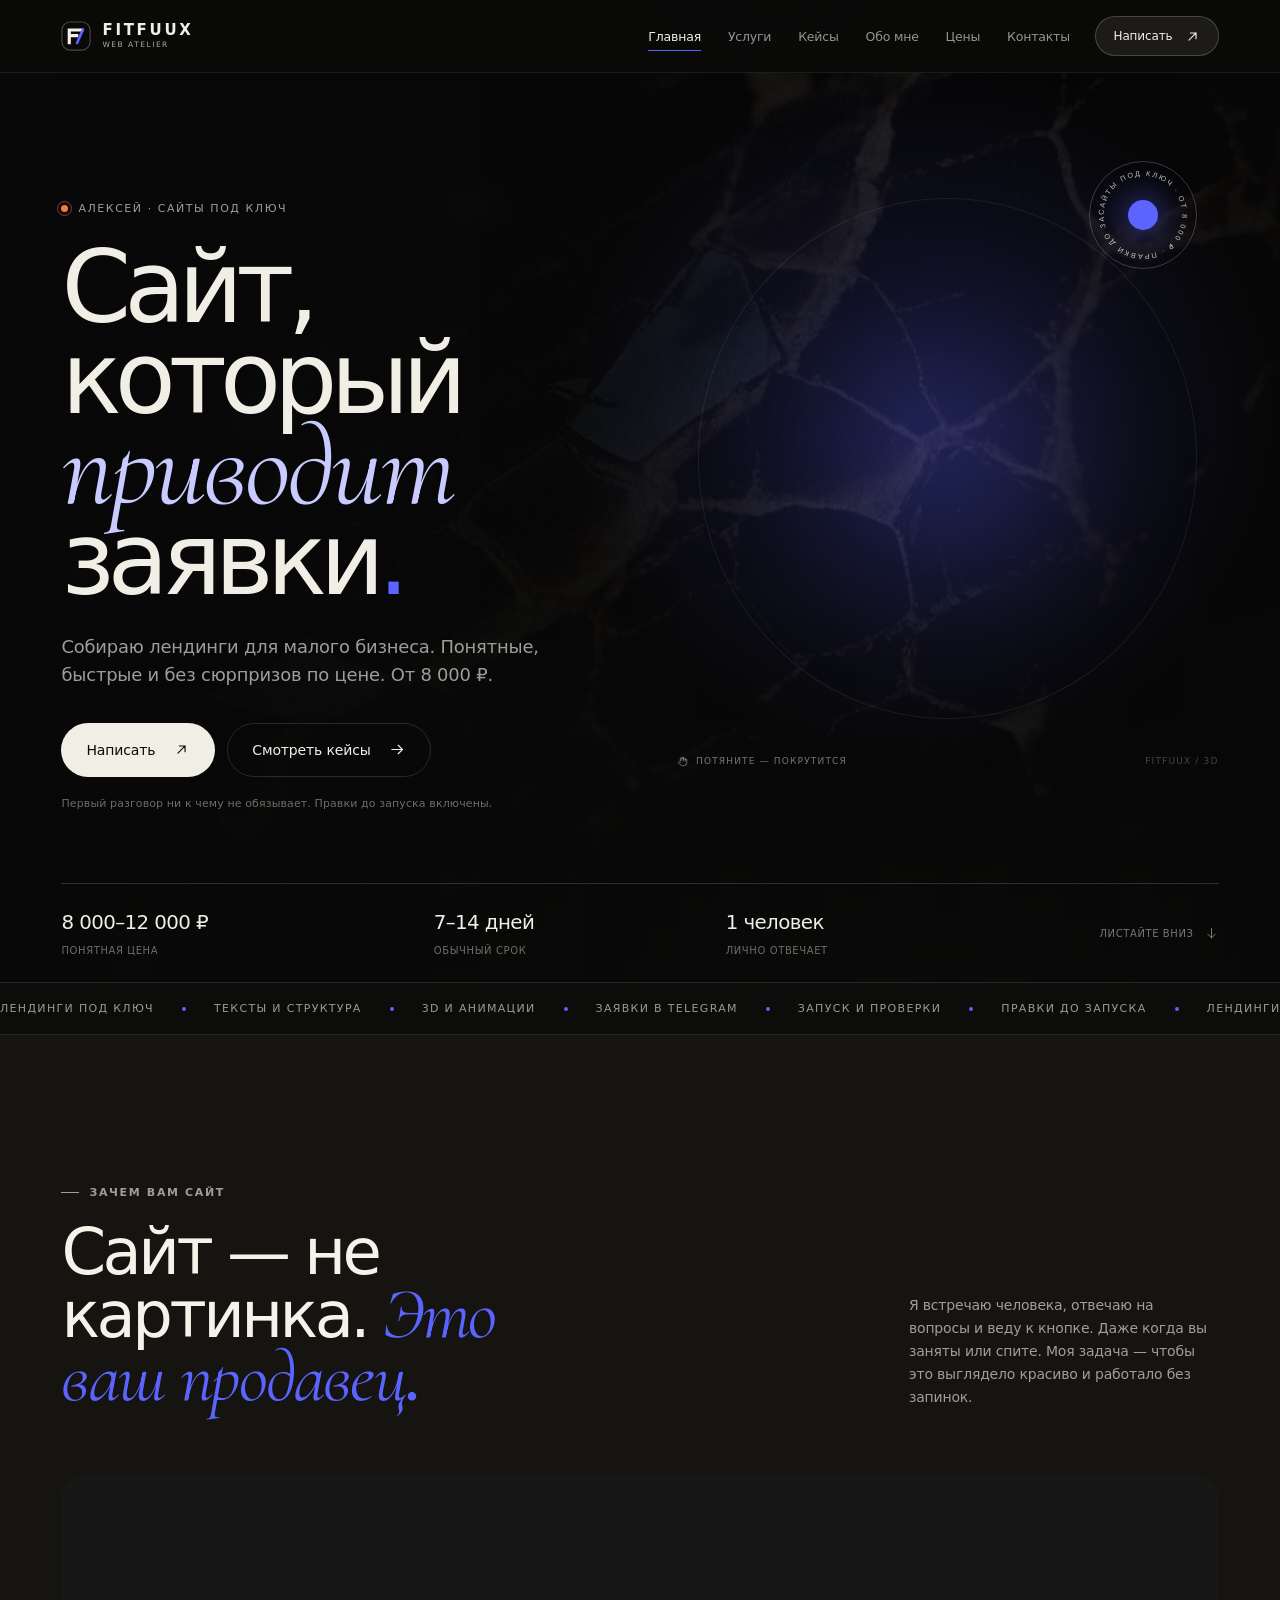
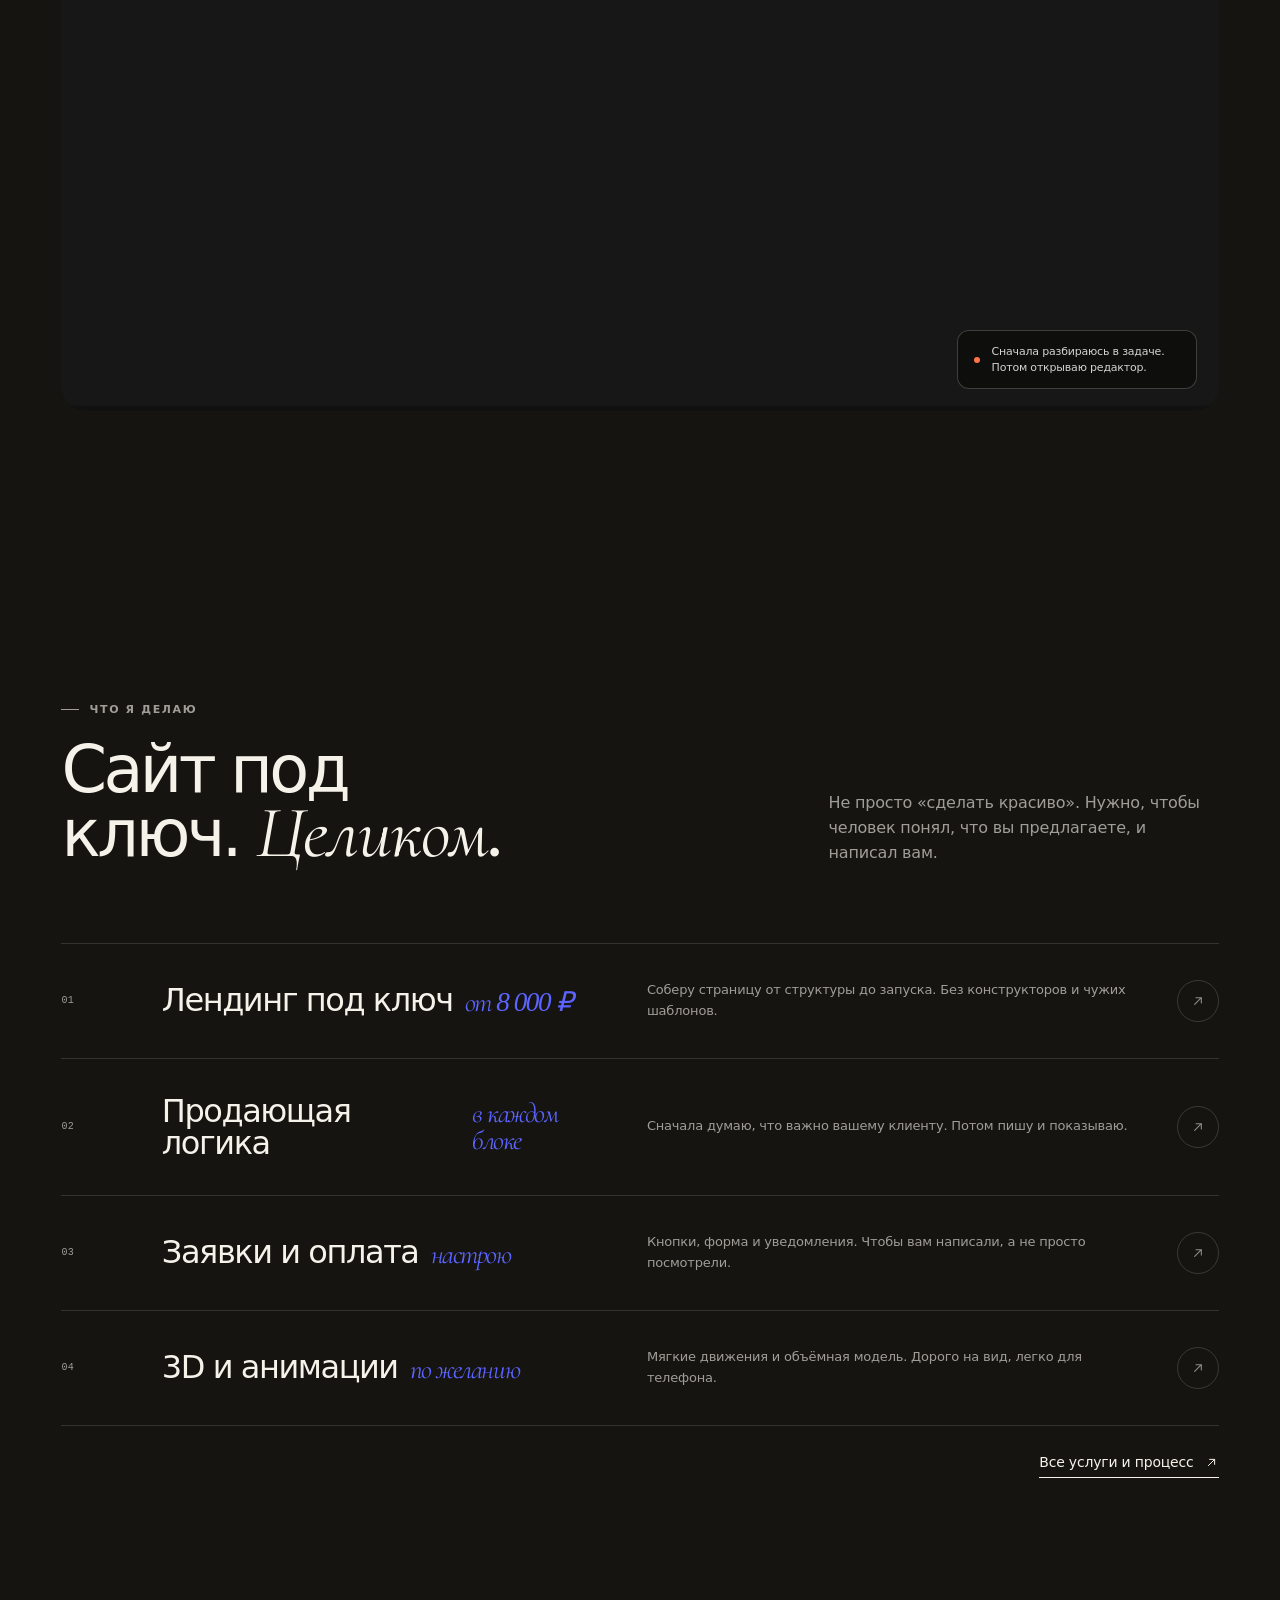
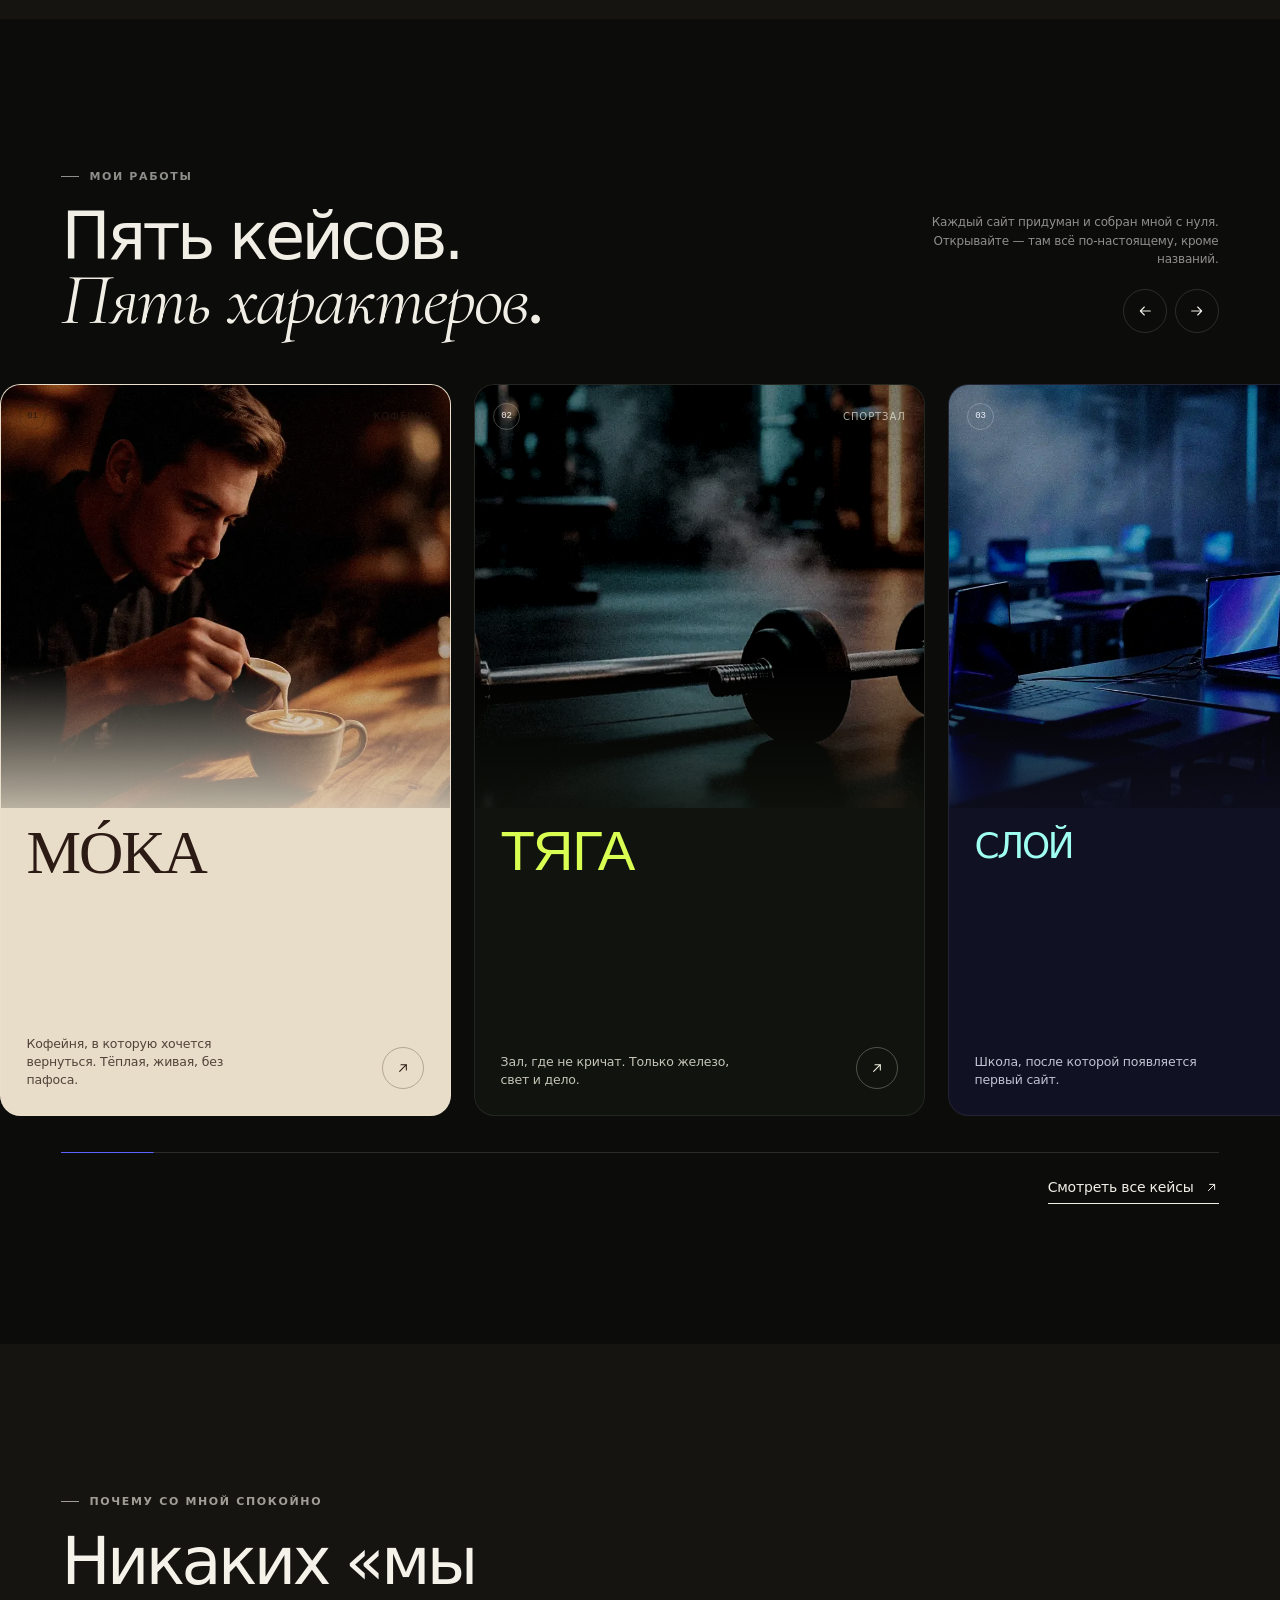
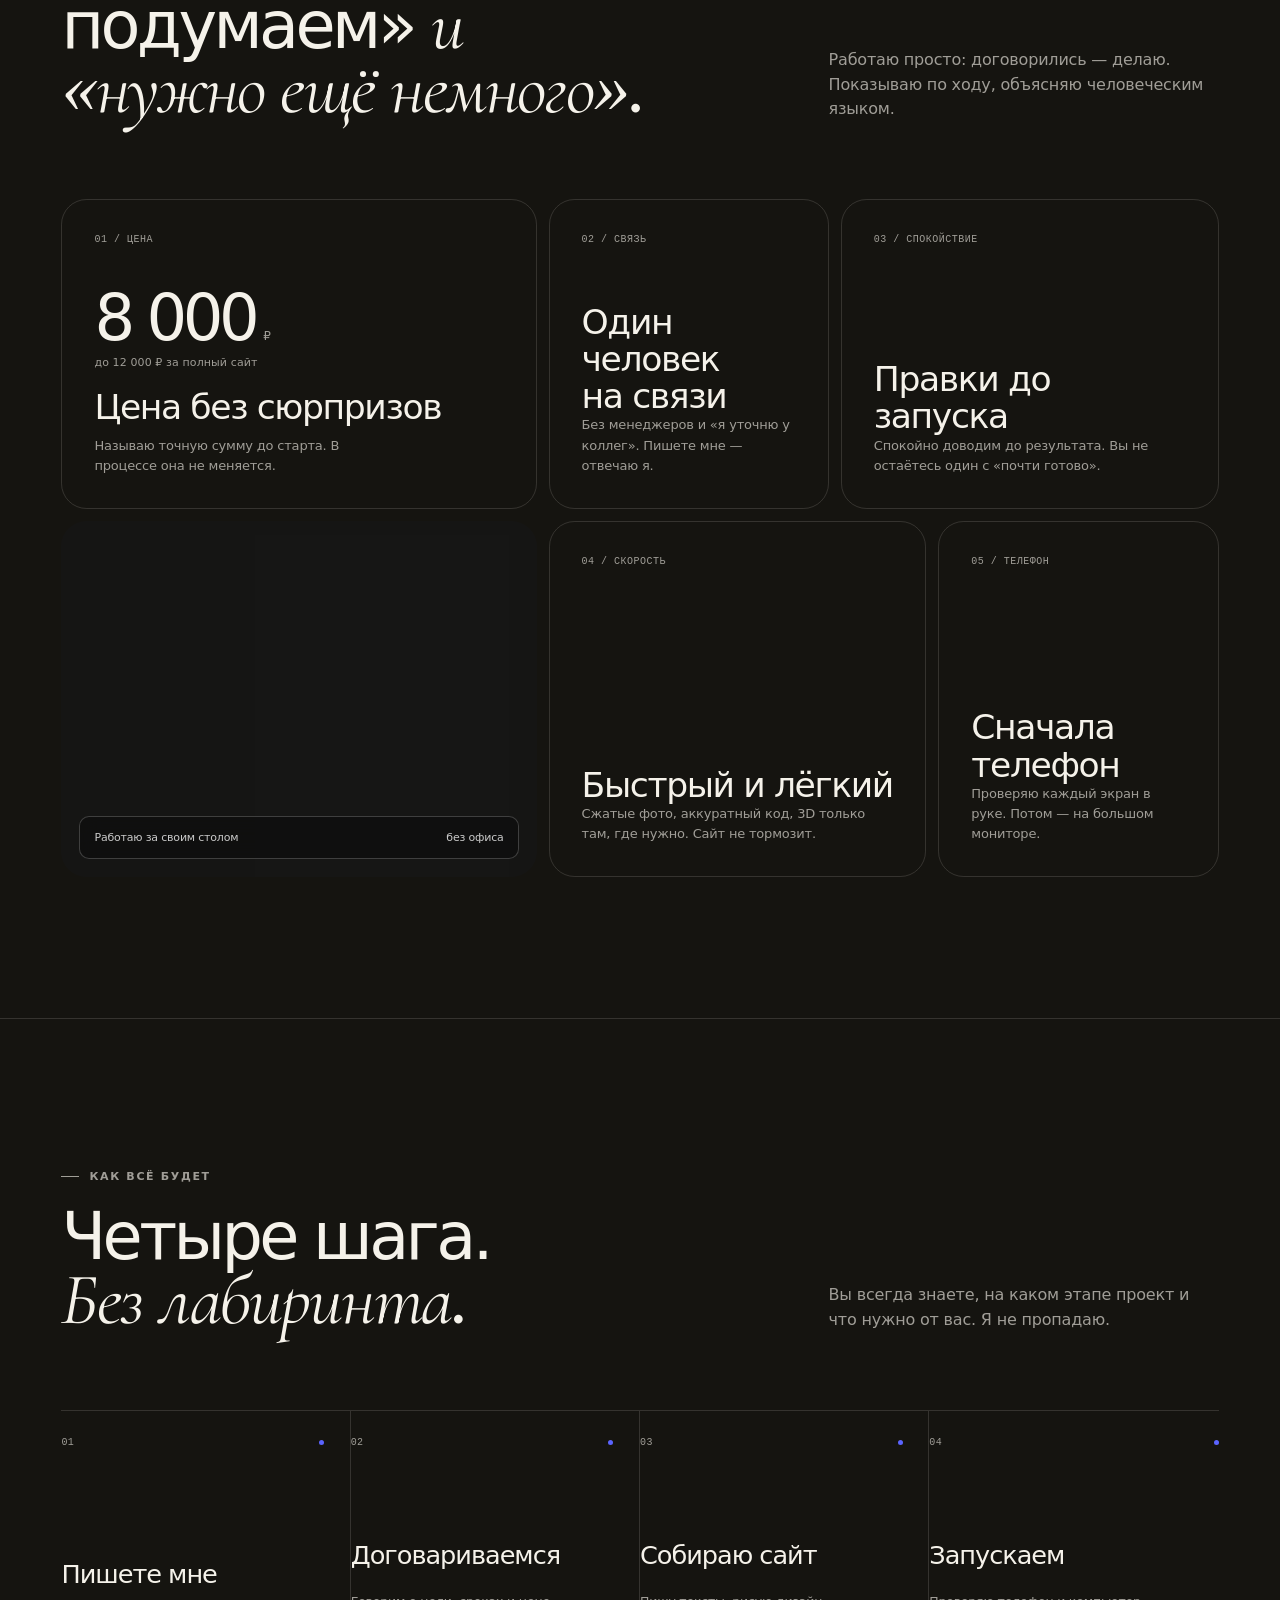
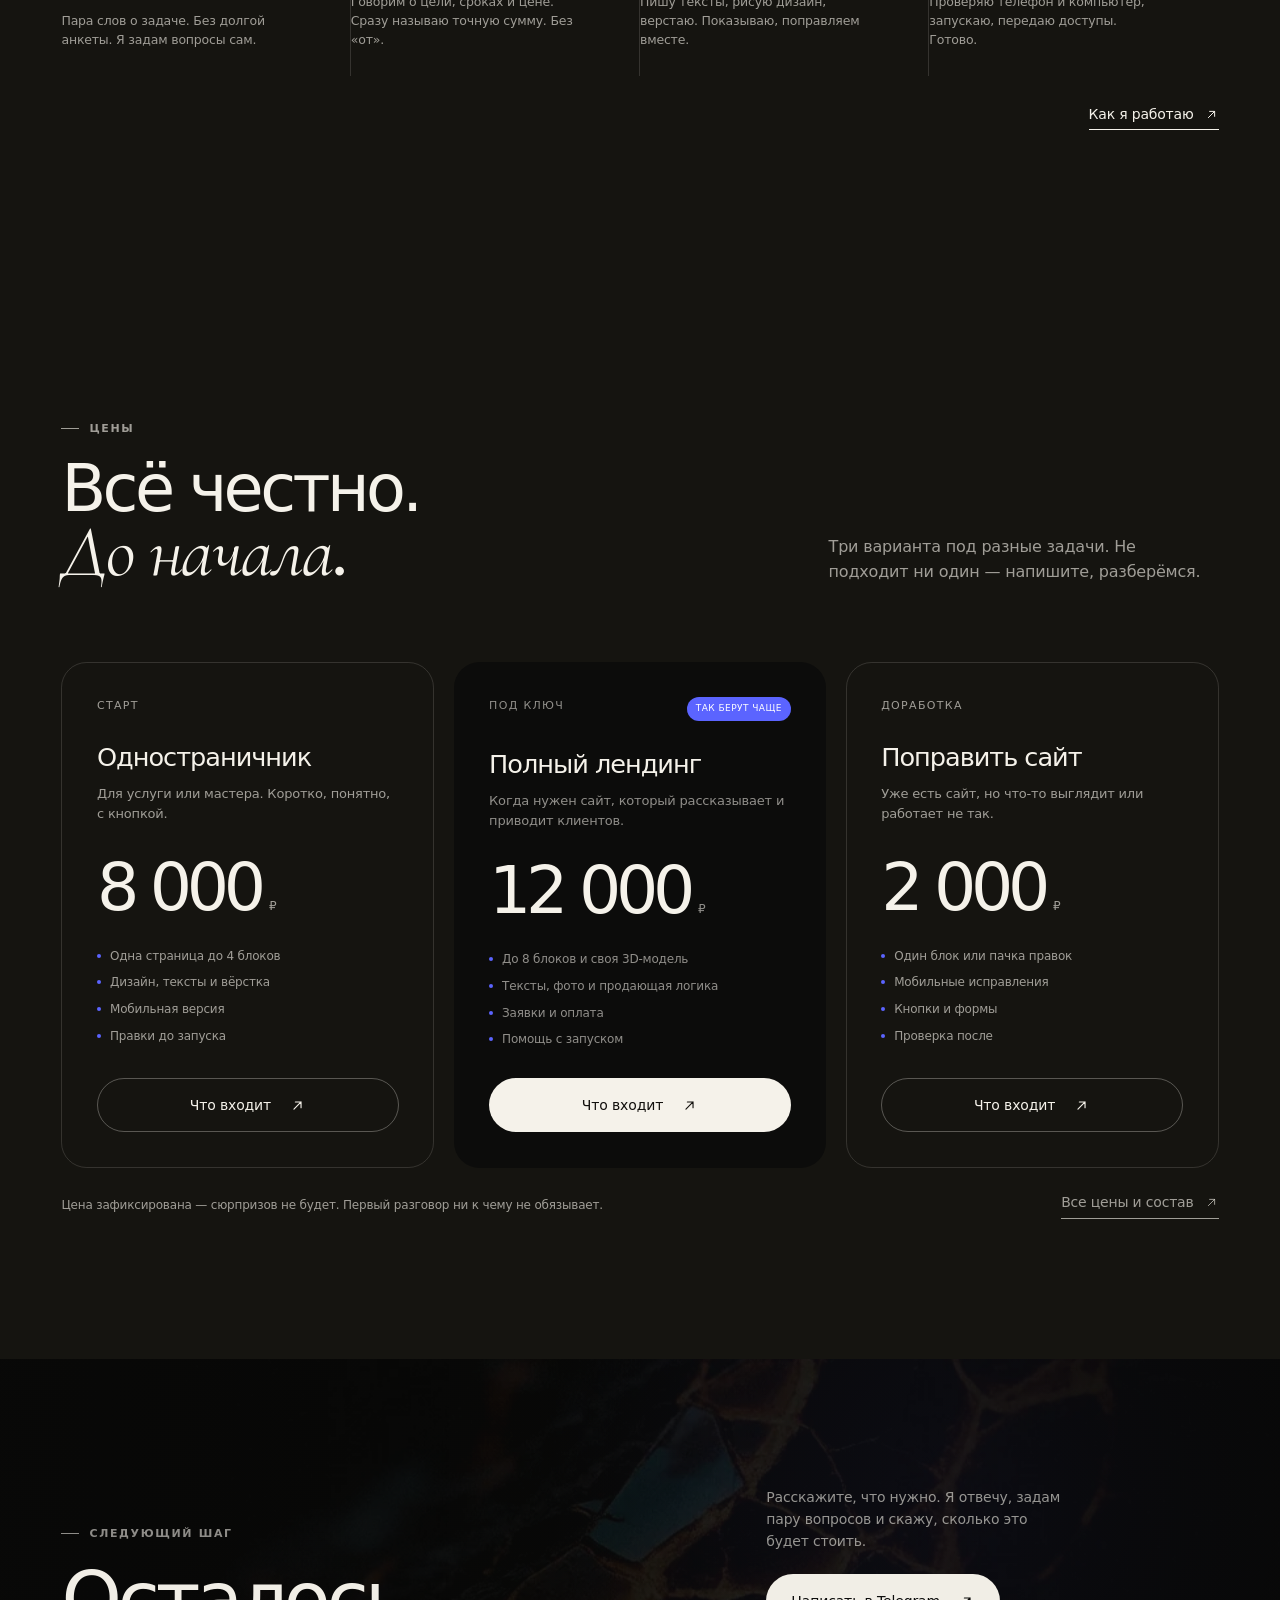
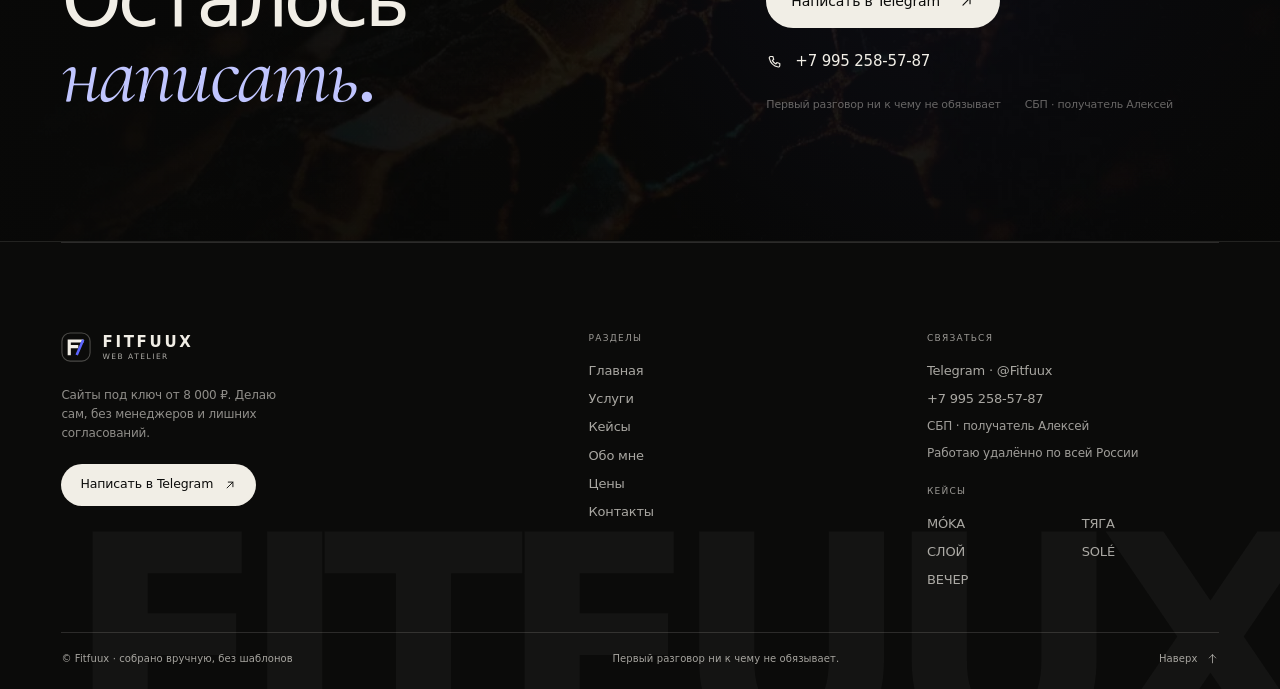
<file: index.html>
<!DOCTYPE html>
<html lang="ru">
<head>
  <meta charset="utf-8">
  <meta name="viewport" content="width=device-width, initial-scale=1, viewport-fit=cover">
  <meta name="theme-color" content="#0C0C0B">
  <meta name="color-scheme" content="light">
  <title>FITFUUX — сайты под ключ от 8 000 ₽ | Лендинги, которые приводят заявки</title>
  <meta name="description" content="Лендинги и сайты под ключ от 8 000 ₽. Дизайн, тексты, 3D, заявки и запуск. Делаю сам, без сюрпризов по цене. Правки до запуска включены.">
  <link rel="canonical" href="https://fitfuuxdev.github.io/fitfuux/">
  <meta name="robots" content="index, follow, max-image-preview:large">
  <meta property="og:type" content="website">
  <meta property="og:locale" content="ru_RU">
  <meta property="og:site_name" content="FITFUUX">
  <meta property="og:title" content="FITFUUX — сайты под ключ от 8 000 ₽ | Лендинги, которые приводят заявки">
  <meta property="og:description" content="Лендинги и сайты под ключ от 8 000 ₽. Дизайн, тексты, 3D, заявки и запуск. Делаю сам, без сюрпризов по цене. Правки до запуска включены.">
  <meta property="og:url" content="https://fitfuuxdev.github.io/fitfuux/">
  <meta property="og:image" content="https://fitfuuxdev.github.io/fitfuux/assets/og/home.jpg">
  <meta property="og:image:type" content="image/jpeg">
  <meta property="og:image:width" content="1200">
  <meta property="og:image:height" content="630">
  <meta property="og:image:alt" content="FITFUUX — сайты под ключ от 8 000 ₽ | Лендинги, которые приводят заявки">
  <meta name="twitter:card" content="summary_large_image">
  <meta name="twitter:title" content="FITFUUX — сайты под ключ от 8 000 ₽ | Лендинги, которые приводят заявки">
  <meta name="twitter:description" content="Лендинги и сайты под ключ от 8 000 ₽. Дизайн, тексты, 3D, заявки и запуск. Делаю сам, без сюрпризов по цене. Правки до запуска включены.">
  <meta name="twitter:image" content="https://fitfuuxdev.github.io/fitfuux/assets/og/home.jpg">
  <meta name="twitter:image:alt" content="FITFUUX — сайты под ключ от 8 000 ₽ | Лендинги, которые приводят заявки">
  <link rel="icon" href="assets/brand/favicon.ico" sizes="any">
  <link rel="icon" href="assets/brand/favicon.svg" type="image/svg+xml">
  <link rel="icon" href="assets/brand/favicon-32.png" sizes="32x32" type="image/png">
  <link rel="apple-touch-icon" href="assets/brand/apple-touch-icon.png">
  <link rel="manifest" href="site.webmanifest">
  <link rel="stylesheet" href="assets/fonts/fonts.min.css">
  <link rel="stylesheet" href="assets/css/site.min.css">
  <link rel="preload" as="image" href="assets/img/cta-dark-1024.webp" imagesrcset="assets/img/cta-dark-480.webp 480w, assets/img/cta-dark-800.webp 800w, assets/img/cta-dark-1024.webp 1024w" imagesizes="100vw" fetchpriority="high">
  
  <script>document.documentElement.classList.add('js');window.addEventListener('load',function(){setTimeout(function(){if(!document.documentElement.classList.contains('motion-ready'))document.documentElement.classList.add('motion-fallback');},2600);},{once:true});</script>
  <script type="application/ld+json">{"@context":"https://schema.org","@graph":[{"@type":"ProfessionalService","@id":"https://fitfuuxdev.github.io/fitfuux/#studio","name":"FITFUUX","url":"https://fitfuuxdev.github.io/fitfuux/","image":"https://fitfuuxdev.github.io/fitfuux/assets/og/home.jpg","description":"Лендинги и сайты под ключ от 8 000 ₽. Дизайн, тексты, 3D, запуск.","telephone":"+7 995 258-57-87","priceRange":"8 000–12 000 ₽","founder":{"@type":"Person","name":"Алексей","jobTitle":"Веб-дизайнер и разработчик"},"sameAs":["https://t.me/Fitfuux"],"areaServed":"RU","makesOffer":[{"@type":"Offer","name":"Лендинг «Старт»","price":"8000","priceCurrency":"RUB"},{"@type":"Offer","name":"Лендинг под ключ","price":"12000","priceCurrency":"RUB"},{"@type":"Offer","name":"Доработка сайта","price":"2000","priceCurrency":"RUB"}]},{"@type":"WebPage","@id":"https://fitfuuxdev.github.io/fitfuux/#page","url":"https://fitfuuxdev.github.io/fitfuux/","name":"FITFUUX — сайты под ключ от 8 000 ₽ | Лендинги, которые приводят заявки","description":"Лендинги и сайты под ключ от 8 000 ₽. Дизайн, тексты, 3D, заявки и запуск. Делаю сам, без сюрпризов по цене. Правки до запуска включены.","inLanguage":"ru-RU","isPartOf":{"@id":"https://fitfuuxdev.github.io/fitfuux/#studio"},"primaryImageOfPage":"https://fitfuuxdev.github.io/fitfuux/assets/og/home.jpg"},{"@type":"BreadcrumbList","itemListElement":[{"@type":"ListItem","position":1,"name":"Главная","item":"https://fitfuuxdev.github.io/fitfuux/"}]}]}</script>
</head>
<body class="page page-home">
<a class="skip-link" href="#main">К основному содержанию</a>
<span id="top" class="sr-only">Начало страницы</span>
<header class="site-header" data-header>
  <div class="shell header__inner">
    <a class="brand" href="index.html">
      <svg class="brand__mark" viewBox="0 0 40 40" fill="none" aria-hidden="true" focusable="false">
    <rect x="1.25" y="1.25" width="37.5" height="37.5" rx="11" stroke="currentColor" stroke-opacity=".28" stroke-width="1.5"/>
    <path d="M11 12h17M11 12v17M11 19.4h10" stroke="currentColor" stroke-width="4.2" stroke-linecap="square"/>
    <path d="M29 12 21.6 29" stroke="#5B64FF" stroke-width="3.4" stroke-linecap="square"/>
  </svg>
      <span class="brand__name"><span class="brand__word">FITFUUX</span><span class="brand__meta">web atelier</span></span>
    </a>
    <nav class="nav" aria-label="Основная навигация"><a href="index.html" aria-current="page">Главная</a><a href="services.html">Услуги</a><a href="portfolio.html">Кейсы</a><a href="about.html">Обо мне</a><a href="pricing.html">Цены</a><a href="contacts.html">Контакты</a></nav>
    <div class="header__actions">
      <a class="btn btn--header" href="contacts.html">Написать <svg  viewBox="0 0 24 24" fill="none" stroke="currentColor" stroke-width="1.6" stroke-linecap="round" stroke-linejoin="round" aria-hidden="true" focusable="false"><path d="M7 17 17 7M9 7h8v8"/></svg></a>
      <button class="menu-toggle" type="button" data-menu-open aria-expanded="false" aria-controls="site-menu">
        <span class="sr-only">Открыть меню</span>
        <span class="menu-toggle__lines" aria-hidden="true"></span>
      </button>
    </div>
  </div>
  <div class="header-line" aria-hidden="true"><span data-progress></span></div>
</header>
<dialog class="menu" id="site-menu" aria-labelledby="menu-title">
  <div class="menu__inner">
    <div class="menu__top">
      <a class="brand" href="index.html">
        <svg class="brand__mark" viewBox="0 0 40 40" fill="none" aria-hidden="true" focusable="false">
    <rect x="1.25" y="1.25" width="37.5" height="37.5" rx="11" stroke="currentColor" stroke-opacity=".28" stroke-width="1.5"/>
    <path d="M11 12h17M11 12v17M11 19.4h10" stroke="currentColor" stroke-width="4.2" stroke-linecap="square"/>
    <path d="M29 12 21.6 29" stroke="#5B64FF" stroke-width="3.4" stroke-linecap="square"/>
  </svg>
        <span class="brand__name"><span class="brand__word">FITFUUX</span><span class="brand__meta">web atelier</span></span>
      </a>
      <button class="menu__close" type="button" data-menu-close>
        <span class="sr-only">Закрыть меню</span>
        <svg  viewBox="0 0 24 24" fill="none" stroke="currentColor" stroke-width="1.6" stroke-linecap="round" stroke-linejoin="round" aria-hidden="true" focusable="false"><path d="m6 6 12 12M18 6 6 18"/></svg>
      </button>
    </div>
    <div class="menu__body">
      <p class="menu__label" id="menu-title">Куда дальше?</p>
      <nav class="menu__nav" aria-label="Мобильная навигация"><a href="index.html"><span>01</span>Главная</a><a href="services.html"><span>02</span>Услуги</a><a href="portfolio.html"><span>03</span>Кейсы</a><a href="about.html"><span>04</span>Обо мне</a><a href="pricing.html"><span>05</span>Цены</a><a href="contacts.html"><span>06</span>Контакты</a></nav>
      <div class="menu__foot">
        <div class="menu__contacts">
          <a href="https://t.me/Fitfuux" target="_blank" rel="noopener noreferrer">@Fitfuux</a>
          <a href="tel:+79952585787">+7 995 258-57-87</a>
          <span class="menu__note">Первый разговор ни к чему не обязывает. Отвечаю лично.</span>
        </div>
        <a class="btn btn--light btn--small" href="contacts.html">Написать <svg  viewBox="0 0 24 24" fill="none" stroke="currentColor" stroke-width="1.6" stroke-linecap="round" stroke-linejoin="round" aria-hidden="true" focusable="false"><path d="M7 17 17 7M9 7h8v8"/></svg></a>
      </div>
    </div>
  </div>
</dialog>
<main id="main">

<section class="hero hero--home" aria-labelledby="home-title">
  <div class="hero__bg" aria-hidden="true">
    <img src="assets/img/cta-dark-1024.webp" srcset="assets/img/cta-dark-480.webp 480w, assets/img/cta-dark-800.webp 800w, assets/img/cta-dark-1024.webp 1024w" sizes="100vw" width="1024" height="576" alt="" loading="eager" decoding="async" fetchpriority="high" data-parallax="14">
  </div>
  <div class="shell hero__inner">
    <div class="hero__copy reveal">
      <p class="hero__kicker"><span class="dot"></span> Алексей · сайты под ключ</p>
      <h1 id="home-title"><span class="line">Сайт,</span><span class="line">который</span><span class="line"><span class="serif">приводит</span></span><span class="line">заявки<span class="accent">.</span></span></h1>
      <p class="hero__lead">Собираю лендинги для малого бизнеса. Понятные, быстрые и без сюрпризов по цене. От 8 000 ₽.</p>
      <div class="hero__actions">
        <a class="btn btn--light" href="contacts.html">Написать <svg  viewBox="0 0 24 24" fill="none" stroke="currentColor" stroke-width="1.6" stroke-linecap="round" stroke-linejoin="round" aria-hidden="true" focusable="false"><path d="M7 17 17 7M9 7h8v8"/></svg></a>
        <a class="btn btn--ghost" href="portfolio.html">Смотреть кейсы <svg  viewBox="0 0 24 24" fill="none" stroke="currentColor" stroke-width="1.6" stroke-linecap="round" stroke-linejoin="round" aria-hidden="true" focusable="false"><path d="M4 12h15M13 6l6 6-6 6"/></svg></a>
      </div>
      <p class="hero__note">Первый разговор ни к чему не обязывает. Правки до запуска включены.</p>
    </div>
    <div class="hero__visual reveal" data-reveal-delay="1">
      <div class="hero__stamp" aria-hidden="true">
        <svg viewBox="0 0 100 100">
          <defs><path id="heroStampPath" d="M50,50 m-37,0 a37,37 0 1,1 74,0 a37,37 0 1,1 -74,0"/></defs>
          <text fill="currentColor" font-size="6.8" letter-spacing="1.8" font-family="Onest, sans-serif"><textPath href="#heroStampPath">САЙТЫ ПОД КЛЮЧ · ОТ 8 000 ₽ · ПРАВКИ ДО ЗАПУСКА ·</textPath></text>
        </svg>
        <span class="dot"></span>
      </div>
      <div class="scene " data-scene="home" role="img" tabindex="0" aria-label="Парящий стеклянный экран с логотипом FITFUUX. Модель можно вращать мышью или пальцем.">
    <canvas class="scene__canvas" aria-hidden="true"></canvas>
    <div class="scene__fallback"><img src="assets/img/poster-home.webp" srcset="assets/img/poster-home-480.webp 480w, assets/img/poster-home.webp 823w" sizes="(max-width: 760px) 100vw, 50vw" width="823" height="837" alt="Парящий стеклянный экран с логотипом FITFUUX. Модель можно вращать мышью или пальцем." loading="eager" decoding="async" fetchpriority="high"></div>
    <div class="scene__hud" aria-hidden="true">
      <span class="scene__hint"><svg  viewBox="0 0 24 24" fill="none" stroke="currentColor" stroke-width="1.6" stroke-linecap="round" stroke-linejoin="round" aria-hidden="true" focusable="false"><path d="M8 11V6.5a1.5 1.5 0 0 1 3 0V10m0-4.5a1.5 1.5 0 0 1 3 0V10m0-3a1.5 1.5 0 0 1 3 0v4m0-2a1.5 1.5 0 0 1 3 0v4.5a6.5 6.5 0 0 1-6.5 6.5h-1a6 6 0 0 1-4.6-2.2L5 14.8a1.5 1.5 0 0 1 2.2-2L8 13.5"/></svg> Потяните — покрутится</span>
      <span class="scene__label">FITFUUX / 3D</span>
    </div>
  </div>
    </div>
  </div>
  <div class="shell">
    <div class="hero__stats reveal">
      <div class="hero__stat"><strong>8 000–12 000 ₽</strong><span>понятная цена</span></div>
      <div class="hero__stat"><strong>7–14 дней</strong><span>обычный срок</span></div>
      <div class="hero__stat"><strong>1 человек</strong><span>лично отвечает</span></div>
      <a class="hero__scroll" href="#manifesto">Листайте вниз <svg  viewBox="0 0 24 24" fill="none" stroke="currentColor" stroke-width="1.6" stroke-linecap="round" stroke-linejoin="round" aria-hidden="true" focusable="false"><path d="M12 4v15M6 13l6 6 6-6"/></svg></a>
    </div>
  </div>
</section>
<div class="ticker" aria-hidden="true"><div class="ticker__track"><div class="ticker__set" aria-hidden="true"><span>Лендинги под ключ</span><span>Тексты и структура</span><span>3D и анимации</span><span>Заявки в Telegram</span><span>Запуск и проверки</span><span>Правки до запуска</span></div><div class="ticker__set" aria-hidden="true"><span>Лендинги под ключ</span><span>Тексты и структура</span><span>3D и анимации</span><span>Заявки в Telegram</span><span>Запуск и проверки</span><span>Правки до запуска</span></div></div></div>
<section class="section section--paper" id="manifesto">
  <div class="shell">
    <div class="manifesto reveal">
      <div>
        <p class="eyebrow">Зачем вам сайт</p>
        <h2>Сайт — не картинка. <span class="serif">Это ваш продавец.</span></h2>
      </div>
      <div class="manifesto__aside">
        <p>Я встречаю человека, отвечаю на вопросы и веду к кнопке. Даже когда вы заняты или спите. Моя задача — чтобы это выглядело красиво и работало без запинок.</p>
      </div>
    </div>
    <div class="manifesto-media reveal" data-reveal-delay="1">
      <img src="assets/img/studio-work-1024.webp" srcset="assets/img/studio-work-480.webp 480w, assets/img/studio-work-800.webp 800w, assets/img/studio-work-1024.webp 1024w" sizes="(max-width: 820px) 100vw, 100vw" width="1024" height="768" alt="Рабочий процесс: руки, ноутбук и свет в мастерской" loading="lazy" decoding="async" data-parallax="7">
      <div class="manifesto-media__tag"><span class="dot"></span><span>Сначала разбираюсь в задаче. Потом открываю редактор.</span></div>
    </div>
  </div>
</section>
<section class="section" aria-labelledby="services-home">
  <div class="shell">
    <div class="section-head reveal">
      <div><p class="eyebrow">Что я делаю</p><h2 id="services-home">Сайт под ключ. <span class="serif">Целиком.</span></h2></div>
      <p class="section-head__aside">Не просто «сделать красиво». Нужно, чтобы человек понял, что вы предлагаете, и написал вам.</p>
    </div>
    <div class="service-list reveal-group">
      <a class="service-row" href="services.html#landing">
        <span class="service-row__index">01</span>
        <h3 class="service-row__title">Лендинг под ключ<span>от 8 000 ₽</span></h3>
        <p class="service-row__desc">Соберу страницу от структуры до запуска. Без конструкторов и чужих шаблонов.</p>
        <span class="service-row__arrow"><svg  viewBox="0 0 24 24" fill="none" stroke="currentColor" stroke-width="1.6" stroke-linecap="round" stroke-linejoin="round" aria-hidden="true" focusable="false"><path d="M7 17 17 7M9 7h8v8"/></svg></span>
      </a><a class="service-row" href="services.html#logic">
        <span class="service-row__index">02</span>
        <h3 class="service-row__title">Продающая логика<span>в каждом блоке</span></h3>
        <p class="service-row__desc">Сначала думаю, что важно вашему клиенту. Потом пишу и показываю.</p>
        <span class="service-row__arrow"><svg  viewBox="0 0 24 24" fill="none" stroke="currentColor" stroke-width="1.6" stroke-linecap="round" stroke-linejoin="round" aria-hidden="true" focusable="false"><path d="M7 17 17 7M9 7h8v8"/></svg></span>
      </a><a class="service-row" href="services.html#leads">
        <span class="service-row__index">03</span>
        <h3 class="service-row__title">Заявки и оплата<span>настрою</span></h3>
        <p class="service-row__desc">Кнопки, форма и уведомления. Чтобы вам написали, а не просто посмотрели.</p>
        <span class="service-row__arrow"><svg  viewBox="0 0 24 24" fill="none" stroke="currentColor" stroke-width="1.6" stroke-linecap="round" stroke-linejoin="round" aria-hidden="true" focusable="false"><path d="M7 17 17 7M9 7h8v8"/></svg></span>
      </a><a class="service-row" href="services.html#animation">
        <span class="service-row__index">04</span>
        <h3 class="service-row__title">3D и анимации<span>по желанию</span></h3>
        <p class="service-row__desc">Мягкие движения и объёмная модель. Дорого на вид, легко для телефона.</p>
        <span class="service-row__arrow"><svg  viewBox="0 0 24 24" fill="none" stroke="currentColor" stroke-width="1.6" stroke-linecap="round" stroke-linejoin="round" aria-hidden="true" focusable="false"><path d="M7 17 17 7M9 7h8v8"/></svg></span>
      </a>
    </div>
    <div style="display:flex;justify-content:flex-end;margin-top:26px">
      <a class="text-link" href="services.html">Все услуги и процесс <svg  viewBox="0 0 24 24" fill="none" stroke="currentColor" stroke-width="1.6" stroke-linecap="round" stroke-linejoin="round" aria-hidden="true" focusable="false"><path d="M7 17 17 7M9 7h8v8"/></svg></a>
    </div>
  </div>
</section>
<section class="section section--dark" aria-labelledby="cases-home" data-slider>
  <div class="shell">
    <div class="work-head reveal">
      <div><p class="eyebrow eyebrow--light">Мои работы</p><h2 id="cases-home">Пять кейсов. <span class="serif">Пять характеров.</span></h2></div>
      <div class="work-head__side">
        <p>Каждый сайт придуман и собран мной с нуля. Открывайте — там всё по-настоящему, кроме названий.</p>
        <div class="slider-nav">
          <button type="button" data-slider-prev aria-label="Предыдущий кейс"><svg  viewBox="0 0 24 24" fill="none" stroke="currentColor" stroke-width="1.6" stroke-linecap="round" stroke-linejoin="round" aria-hidden="true" focusable="false"><path d="M20 12H5M11 6l-6 6 6 6"/></svg></button>
          <button type="button" data-slider-next aria-label="Следующий кейс"><svg  viewBox="0 0 24 24" fill="none" stroke="currentColor" stroke-width="1.6" stroke-linecap="round" stroke-linejoin="round" aria-hidden="true" focusable="false"><path d="M4 12h15M13 6l6 6-6 6"/></svg></button>
        </div>
      </div>
    </div>
    <div class="case-slider">
      <div class="case-slider__track" data-slider-track role="region" aria-label="Кейсы, горизонтальная прокрутка">
        <a  class="work-card work-card--moka" href="cases/moka.html">
    <div class="work-card__media">
      <img src="assets/img/moka-hero-819.webp" srcset="assets/img/moka-hero-480.webp 480w, assets/img/moka-hero-800.webp 800w, assets/img/moka-hero-819.webp 819w" sizes="(max-width: 760px) 84vw, 38vw" width="819" height="1024" alt="MÓKA — Кофейня, в которую хочется вернуться. Тёплая, живая, без пафоса." loading="lazy" decoding="async">
      <div class="work-card__top">
        <span class="work-card__num">01</span>
        <span class="work-card__type">Кофейня</span>
      </div>
    </div>
    <div class="work-card__body">
      <span class="work-card__brand">MÓKA</span>
      <div class="work-card__row">
        <p class="work-card__desc">Кофейня, в которую хочется вернуться. Тёплая, живая, без пафоса.</p>
        <span class="work-card__arrow"><span class="work-card__open">Открыть</span><svg  viewBox="0 0 24 24" fill="none" stroke="currentColor" stroke-width="1.6" stroke-linecap="round" stroke-linejoin="round" aria-hidden="true" focusable="false"><path d="M7 17 17 7M9 7h8v8"/></svg></span>
      </div>
    </div>
  </a><a  class="work-card work-card--tyaga" href="cases/tyaga.html">
    <div class="work-card__media">
      <img src="assets/img/tyaga-hero-1024.webp" srcset="assets/img/tyaga-hero-480.webp 480w, assets/img/tyaga-hero-800.webp 800w, assets/img/tyaga-hero-1024.webp 1024w" sizes="(max-width: 760px) 84vw, 38vw" width="1024" height="640" alt="ТЯГА — Зал, где не кричат. Только железо, свет и дело." loading="lazy" decoding="async">
      <div class="work-card__top">
        <span class="work-card__num">02</span>
        <span class="work-card__type">Спортзал</span>
      </div>
    </div>
    <div class="work-card__body">
      <span class="work-card__brand">ТЯГА</span>
      <div class="work-card__row">
        <p class="work-card__desc">Зал, где не кричат. Только железо, свет и дело.</p>
        <span class="work-card__arrow"><span class="work-card__open">Открыть</span><svg  viewBox="0 0 24 24" fill="none" stroke="currentColor" stroke-width="1.6" stroke-linecap="round" stroke-linejoin="round" aria-hidden="true" focusable="false"><path d="M7 17 17 7M9 7h8v8"/></svg></span>
      </div>
    </div>
  </a><a  class="work-card work-card--sloy" href="cases/sloy.html">
    <div class="work-card__media">
      <img src="assets/img/sloy-class-819.webp" srcset="assets/img/sloy-class-480.webp 480w, assets/img/sloy-class-800.webp 800w, assets/img/sloy-class-819.webp 819w" sizes="(max-width: 760px) 84vw, 38vw" width="819" height="1024" alt="СЛОЙ — Школа, после которой появляется первый сайт." loading="lazy" decoding="async">
      <div class="work-card__top">
        <span class="work-card__num">03</span>
        <span class="work-card__type">IT-школа</span>
      </div>
    </div>
    <div class="work-card__body">
      <span class="work-card__brand">СЛОЙ</span>
      <div class="work-card__row">
        <p class="work-card__desc">Школа, после которой появляется первый сайт.</p>
        <span class="work-card__arrow"><span class="work-card__open">Открыть</span><svg  viewBox="0 0 24 24" fill="none" stroke="currentColor" stroke-width="1.6" stroke-linecap="round" stroke-linejoin="round" aria-hidden="true" focusable="false"><path d="M7 17 17 7M9 7h8v8"/></svg></span>
      </div>
    </div>
  </a><a  class="work-card work-card--sole" href="cases/sole.html">
    <div class="work-card__media">
      <img src="assets/img/sole-set-1024.webp" srcset="assets/img/sole-set-480.webp 480w, assets/img/sole-set-800.webp 800w, assets/img/sole-set-1024.webp 1024w" sizes="(max-width: 760px) 84vw, 38vw" width="1024" height="640" alt="SOLÉ — Уход без лишних слов. Спокойно, мягко, по делу." loading="lazy" decoding="async">
      <div class="work-card__top">
        <span class="work-card__num">04</span>
        <span class="work-card__type">Косметика</span>
      </div>
    </div>
    <div class="work-card__body">
      <span class="work-card__brand">SOLÉ</span>
      <div class="work-card__row">
        <p class="work-card__desc">Уход без лишних слов. Спокойно, мягко, по делу.</p>
        <span class="work-card__arrow"><span class="work-card__open">Открыть</span><svg  viewBox="0 0 24 24" fill="none" stroke="currentColor" stroke-width="1.6" stroke-linecap="round" stroke-linejoin="round" aria-hidden="true" focusable="false"><path d="M7 17 17 7M9 7h8v8"/></svg></span>
      </div>
    </div>
  </a><a  class="work-card work-card--vecher" href="cases/vecher.html">
    <div class="work-card__media">
      <img src="assets/img/vecher-dish-900.webp" srcset="assets/img/vecher-dish-480.webp 480w, assets/img/vecher-dish-800.webp 800w, assets/img/vecher-dish-900.webp 900w" sizes="(max-width: 760px) 84vw, 38vw" width="900" height="900" alt="ВЕЧЕР — Ресторан, где ужин важнее телефона." loading="lazy" decoding="async">
      <div class="work-card__top">
        <span class="work-card__num">05</span>
        <span class="work-card__type">Ресторан</span>
      </div>
    </div>
    <div class="work-card__body">
      <span class="work-card__brand">ВЕЧЕР</span>
      <div class="work-card__row">
        <p class="work-card__desc">Ресторан, где ужин важнее телефона.</p>
        <span class="work-card__arrow"><span class="work-card__open">Открыть</span><svg  viewBox="0 0 24 24" fill="none" stroke="currentColor" stroke-width="1.6" stroke-linecap="round" stroke-linejoin="round" aria-hidden="true" focusable="false"><path d="M7 17 17 7M9 7h8v8"/></svg></span>
      </div>
    </div>
  </a>
      </div>
      <div class="case-slider__progress" aria-hidden="true"><span data-slider-progress></span></div>
    </div>
    <div style="display:flex;justify-content:flex-end;margin-top:24px">
      <a class="text-link" href="portfolio.html">Смотреть все кейсы <svg  viewBox="0 0 24 24" fill="none" stroke="currentColor" stroke-width="1.6" stroke-linecap="round" stroke-linejoin="round" aria-hidden="true" focusable="false"><path d="M7 17 17 7M9 7h8v8"/></svg></a>
    </div>
  </div>
</section>
<section class="section section--paper">
  <div class="shell">
    <div class="section-head reveal">
      <div><p class="eyebrow">Почему со мной спокойно</p><h2>Никаких «мы подумаем» <span class="serif">и «нужно ещё немного».</span></h2></div>
      <p class="section-head__aside">Работаю просто: договорились — делаю. Показываю по ходу, объясняю человеческим языком.</p>
    </div>
    <div class="benefits benefits--light reveal">
      
    <div class="benefit benefit--price">
      <div class="benefit__num">01 / ЦЕНА</div>
      <div>
        <div class="benefit__big">8 000 <small>₽</small></div>
        <div class="benefit__range">до 12 000 ₽ за полный сайт</div>
        <h3 style="margin-top:18px">Цена без сюрпризов</h3>
        <p style="margin-top:9px">Называю точную сумму до старта. В процессе она не меняется.</p>
      </div>
    </div>
    <div class="benefit benefit--one">
      <div class="benefit__num">02 / СВЯЗЬ</div>
      <div><h3>Один человек на связи</h3><p>Без менеджеров и «я уточню у коллег». Пишете мне — отвечаю я.</p></div>
    </div>
    <div class="benefit benefit--edits">
      <div class="benefit__num">03 / СПОКОЙСТВИЕ</div>
      <div><h3>Правки до запуска</h3><p>Спокойно доводим до результата. Вы не остаётесь один с «почти готово».</p></div>
    </div>
    <div class="benefit benefit--photo">
      <img src="assets/img/studio-work-1024.webp" srcset="assets/img/studio-work-480.webp 480w, assets/img/studio-work-800.webp 800w, assets/img/studio-work-1024.webp 1024w" sizes="(max-width: 820px) 100vw, 40vw" width="1024" height="768" alt="Руки за ноутбуком: идёт работа над сайтом" loading="lazy" decoding="async">
      <div class="benefit--photo__caption"><span>Работаю за своим столом</span><span>без офиса</span></div>
    </div>
    <div class="benefit benefit--fast">
      <div class="benefit__num">04 / СКОРОСТЬ</div>
      <div><h3>Быстрый и лёгкий</h3><p>Сжатые фото, аккуратный код, 3D только там, где нужно. Сайт не тормозит.</p></div>
    </div>
    <div class="benefit benefit--care">
      <div class="benefit__num">05 / ТЕЛЕФОН</div>
      <div><h3>Сначала телефон</h3><p>Проверяю каждый экран в руке. Потом — на большом мониторе.</p></div>
    </div>
    </div>
  </div>
</section>
<section class="section section--cream section--line" id="process-home">
  <div class="shell">
    <div class="section-head reveal">
      <div><p class="eyebrow">Как всё будет</p><h2>Четыре шага. <span class="serif">Без лабиринта.</span></h2></div>
      <p class="section-head__aside">Вы всегда знаете, на каком этапе проект и что нужно от вас. Я не пропадаю.</p>
    </div>
    <div class="steps reveal-group">
      <div class="step"><div class="step__top"><span>01</span><span class="dot"></span></div><h3>Пишете мне</h3><p>Пара слов о задаче. Без долгой анкеты. Я задам вопросы сам.</p></div>
      <div class="step"><div class="step__top"><span>02</span><span class="dot"></span></div><h3>Договариваемся</h3><p>Говорим о цели, сроках и цене. Сразу называю точную сумму. Без «от».</p></div>
      <div class="step"><div class="step__top"><span>03</span><span class="dot"></span></div><h3>Собираю сайт</h3><p>Пишу тексты, рисую дизайн, верстаю. Показываю, поправляем вместе.</p></div>
      <div class="step"><div class="step__top"><span>04</span><span class="dot"></span></div><h3>Запускаем</h3><p>Проверяю телефон и компьютер, запускаю, передаю доступы. Готово.</p></div>
    </div>
    <div style="display:flex;justify-content:flex-end;margin-top:28px">
      <a class="text-link" href="about.html">Как я работаю <svg  viewBox="0 0 24 24" fill="none" stroke="currentColor" stroke-width="1.6" stroke-linecap="round" stroke-linejoin="round" aria-hidden="true" focusable="false"><path d="M7 17 17 7M9 7h8v8"/></svg></a>
    </div>
  </div>
</section>
<section class="section" id="prices-home">
  <div class="shell">
    <div class="section-head reveal">
      <div><p class="eyebrow">Цены</p><h2>Всё честно. <span class="serif">До начала.</span></h2></div>
      <p class="section-head__aside">Три варианта под разные задачи. Не подходит ни один — напишите, разберёмся.</p>
    </div>
    <div class="plans reveal-group">
      <article class="plan">
    <div class="plan__top">
      <span class="plan__label">Старт</span>
      
    </div>
    <div>
      <h3>Одностраничник</h3>
      <p class="plan__desc" style="margin-top:12px">Для услуги или мастера. Коротко, понятно, с кнопкой.</p>
    </div>
    <div class="plan__price">8 000 <small>₽</small></div>
    <ul class="plan__list"><li>Одна страница до 4 блоков</li><li>Дизайн, тексты и вёрстка</li><li>Мобильная версия</li><li>Правки до запуска</li></ul>
    <div class="plan__actions">
      <a class="btn btn--ghost" href="pricing.html">Что входит <svg  viewBox="0 0 24 24" fill="none" stroke="currentColor" stroke-width="1.6" stroke-linecap="round" stroke-linejoin="round" aria-hidden="true" focusable="false"><path d="M7 17 17 7M9 7h8v8"/></svg></a>
    </div>
  </article>
      <article class="plan plan--featured">
    <div class="plan__top">
      <span class="plan__label">Под ключ</span>
      <span class="plan__badge">Так берут чаще</span>
    </div>
    <div>
      <h3>Полный лендинг</h3>
      <p class="plan__desc" style="margin-top:12px">Когда нужен сайт, который рассказывает и приводит клиентов.</p>
    </div>
    <div class="plan__price">12 000 <small>₽</small></div>
    <ul class="plan__list"><li>До 8 блоков и своя 3D-модель</li><li>Тексты, фото и продающая логика</li><li>Заявки и оплата</li><li>Помощь с запуском</li></ul>
    <div class="plan__actions">
      <a class="btn btn--light" href="pricing.html">Что входит <svg  viewBox="0 0 24 24" fill="none" stroke="currentColor" stroke-width="1.6" stroke-linecap="round" stroke-linejoin="round" aria-hidden="true" focusable="false"><path d="M7 17 17 7M9 7h8v8"/></svg></a>
    </div>
  </article>
      <article class="plan">
    <div class="plan__top">
      <span class="plan__label">Доработка</span>
      
    </div>
    <div>
      <h3>Поправить сайт</h3>
      <p class="plan__desc" style="margin-top:12px">Уже есть сайт, но что-то выглядит или работает не так.</p>
    </div>
    <div class="plan__price">2 000 <small>₽</small></div>
    <ul class="plan__list"><li>Один блок или пачка правок</li><li>Мобильные исправления</li><li>Кнопки и формы</li><li>Проверка после</li></ul>
    <div class="plan__actions">
      <a class="btn btn--ghost" href="pricing.html">Что входит <svg  viewBox="0 0 24 24" fill="none" stroke="currentColor" stroke-width="1.6" stroke-linecap="round" stroke-linejoin="round" aria-hidden="true" focusable="false"><path d="M7 17 17 7M9 7h8v8"/></svg></a>
    </div>
  </article>
    </div>
    <div class="plans-note"><span>Цена зафиксирована — сюрпризов не будет. Первый разговор ни к чему не обязывает.</span><a class="text-link" href="pricing.html">Все цены и состав <svg  viewBox="0 0 24 24" fill="none" stroke="currentColor" stroke-width="1.6" stroke-linecap="round" stroke-linejoin="round" aria-hidden="true" focusable="false"><path d="M7 17 17 7M9 7h8v8"/></svg></a></div>
  </div>
</section>
<section class="cta-band">
  <img src="assets/img/cta-dark-1024.webp" srcset="assets/img/cta-dark-480.webp 480w, assets/img/cta-dark-800.webp 800w, assets/img/cta-dark-1024.webp 1024w" sizes="100vw" width="1024" height="576" alt="" loading="lazy" decoding="async" class="cta-band__bg" data-parallax="10">
  <div class="shell">
    <div class="cta-band__inner">
      <div>
        <p class="eyebrow eyebrow--light">Следующий шаг</p>
        <h2>Осталось <span class="serif">написать.</span></h2>
      </div>
      <div class="cta-band__side">
        <p>Расскажите, что нужно. Я отвечу, задам пару вопросов и скажу, сколько это будет стоить.</p>
        <a class="btn btn--light" href="https://t.me/Fitfuux" target="_blank" rel="noopener noreferrer">Написать в Telegram <svg  viewBox="0 0 24 24" fill="none" stroke="currentColor" stroke-width="1.6" stroke-linecap="round" stroke-linejoin="round" aria-hidden="true" focusable="false"><path d="M7 17 17 7M9 7h8v8"/></svg></a>
        <a class="cta-contact" href="tel:+79952585787"><svg  viewBox="0 0 24 24" fill="none" stroke="currentColor" stroke-width="1.6" stroke-linecap="round" stroke-linejoin="round" aria-hidden="true" focusable="false"><path d="M6.6 3.5h3.1l1.2 4.2-2 1.3a13 13 0 0 0 5.1 5.1l1.3-2 4.2 1.2v3.1a2 2 0 0 1-2.2 2A16.8 16.8 0 0 1 4.6 5.7a2 2 0 0 1 2-2.2Z"/></svg> +7 995 258-57-87</a>
        <div class="cta-band__meta"><span>Первый разговор ни к чему не обязывает</span><span>СБП · получатель Алексей</span></div>
      </div>
    </div>
  </div>
</section>

</main>
<footer class="site-footer">
  <div class="shell">
    <div class="footer-grid">
      <div class="footer-brand">
        <a class="brand" href="index.html">
          <svg class="brand__mark" viewBox="0 0 40 40" fill="none" aria-hidden="true" focusable="false">
    <rect x="1.25" y="1.25" width="37.5" height="37.5" rx="11" stroke="currentColor" stroke-opacity=".28" stroke-width="1.5"/>
    <path d="M11 12h17M11 12v17M11 19.4h10" stroke="currentColor" stroke-width="4.2" stroke-linecap="square"/>
    <path d="M29 12 21.6 29" stroke="#5B64FF" stroke-width="3.4" stroke-linecap="square"/>
  </svg>
          <span class="brand__name"><span class="brand__word">FITFUUX</span><span class="brand__meta">web atelier</span></span>
        </a>
        <p>Сайты под ключ от 8 000 ₽. Делаю сам, без менеджеров и лишних согласований.</p>
        <a class="btn btn--light btn--small" style="margin-top:20px" href="https://t.me/Fitfuux" target="_blank" rel="noopener noreferrer">Написать в Telegram <svg  viewBox="0 0 24 24" fill="none" stroke="currentColor" stroke-width="1.6" stroke-linecap="round" stroke-linejoin="round" aria-hidden="true" focusable="false"><path d="M7 17 17 7M9 7h8v8"/></svg></a>
      </div>
      <div>
        <p class="footer-col__title">Разделы</p>
        <nav class="footer-links" aria-label="Разделы сайта"><a href="index.html">Главная</a><a href="services.html">Услуги</a><a href="portfolio.html">Кейсы</a><a href="about.html">Обо мне</a><a href="pricing.html">Цены</a><a href="contacts.html">Контакты</a></nav>
      </div>
      <div>
        <p class="footer-col__title">Связаться</p>
        <div class="footer-links">
          <a href="https://t.me/Fitfuux" target="_blank" rel="noopener noreferrer">Telegram · @Fitfuux</a>
          <a href="tel:+79952585787">+7 995 258-57-87</a>
          <span style="color:rgba(244,241,234,.64);font-size:12px">СБП · получатель Алексей</span>
          <span style="color:rgba(244,241,234,.64);font-size:12px">Работаю удалённо по всей России</span>
        </div>
        <div style="margin-top:22px">
          <p class="footer-col__title">Кейсы</p>
          <div class="footer-links footer-links--cases"><a href="cases/moka.html">MÓKA</a><a href="cases/tyaga.html">ТЯГА</a><a href="cases/sloy.html">СЛОЙ</a><a href="cases/sole.html">SOLÉ</a><a href="cases/vecher.html">ВЕЧЕР</a></div>
        </div>
      </div>
    </div>
    <div class="footer-bottom">
      <span>© Fitfuux · собрано вручную, без шаблонов</span>
      <span>Первый разговор ни к чему не обязывает.</span>
      <a href="#top">Наверх <svg  viewBox="0 0 24 24" fill="none" stroke="currentColor" stroke-width="1.6" stroke-linecap="round" stroke-linejoin="round" aria-hidden="true" focusable="false"><path d="M12 20V5M6 11l6-6 6 6"/></svg></a>
    </div>
  </div>
  <div class="footer-wordmark" aria-hidden="true">FITFUUX</div>
</footer>
<a class="mobile-cta" href="https://t.me/Fitfuux" target="_blank" rel="noopener noreferrer">
  <span><span style="display:block;color:#fff;font-size:13px;font-weight:500">Написать Алексею</span><span style="display:block;font-size:9px;margin-top:2px">@Fitfuux</span></span>
  <svg  viewBox="0 0 24 24" fill="none" stroke="currentColor" stroke-width="1.6" stroke-linecap="round" stroke-linejoin="round" aria-hidden="true" focusable="false"><path d="m21 3-3.2 17.1c-.2 1-.8 1.2-1.7.8l-4.6-3.4-2.2 2.1c-.3.3-.5.5-1 .5l.3-4.7L17.4 6c.5-.4-.1-.6-.8-.2L6.2 12.3l-4.5-1.4c-1-.3-1-1 .2-1.5L19.6 2c.8-.3 1.5.2 1.4 1Z"/></svg>
</a>
<noscript><style>.menu-toggle{display:none!important}@media(max-width:580px){.btn--header{display:inline-flex!important}}.mobile-cta{display:none!important}</style></noscript>
<script type="module" src="assets/js/app.min.js"></script>
</body>
</html>
</file>
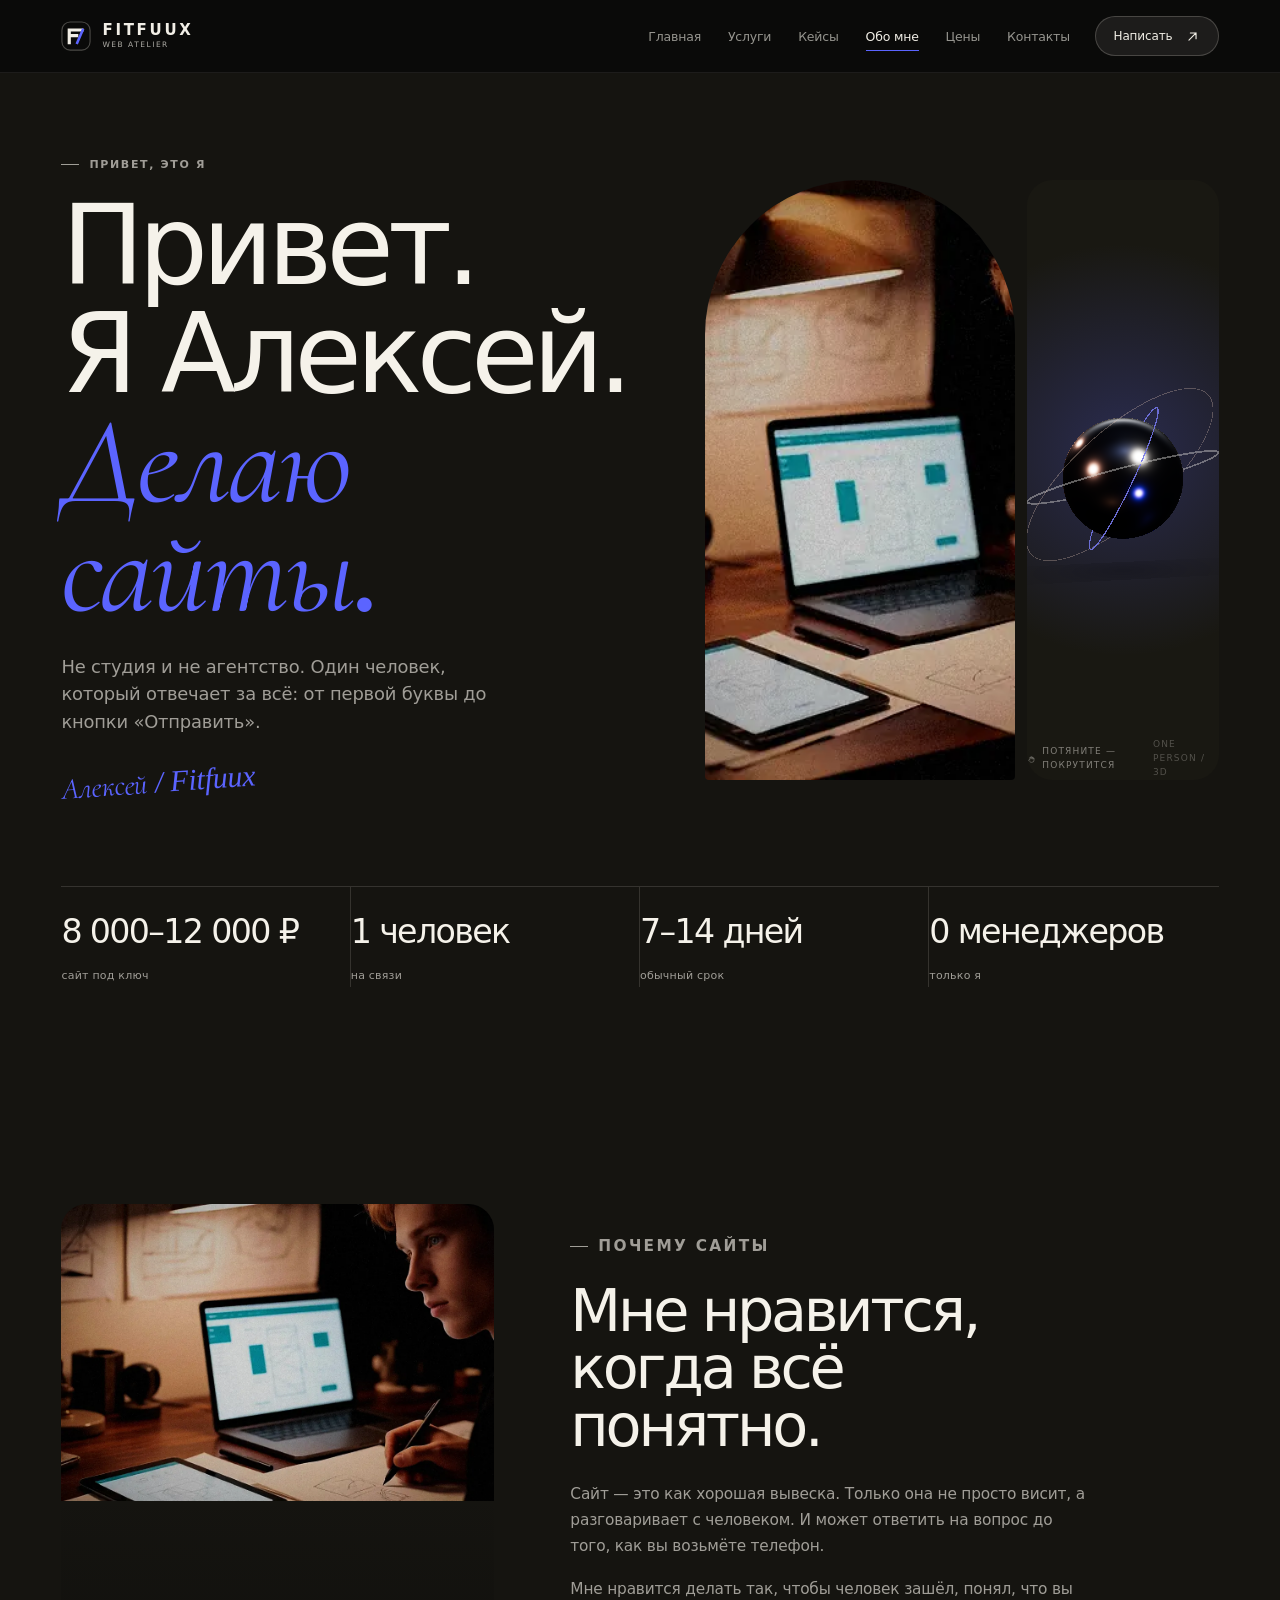
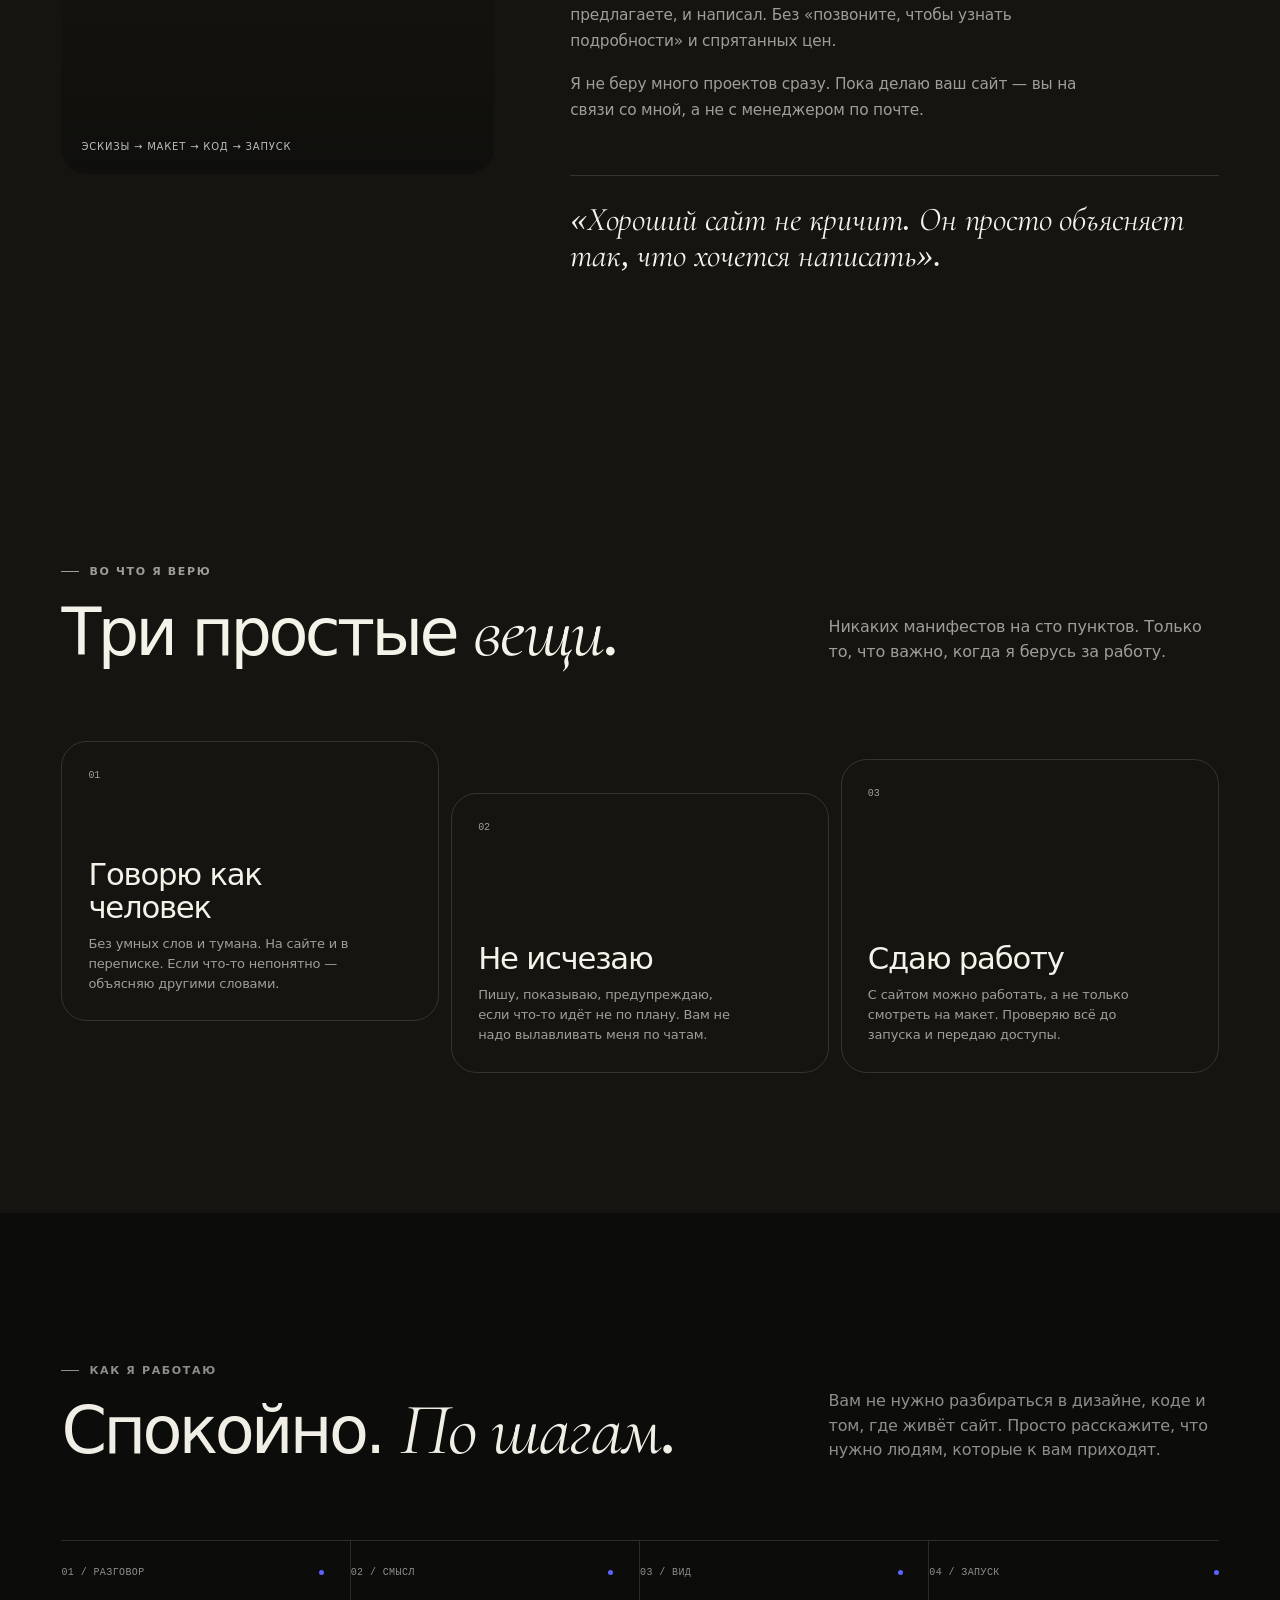
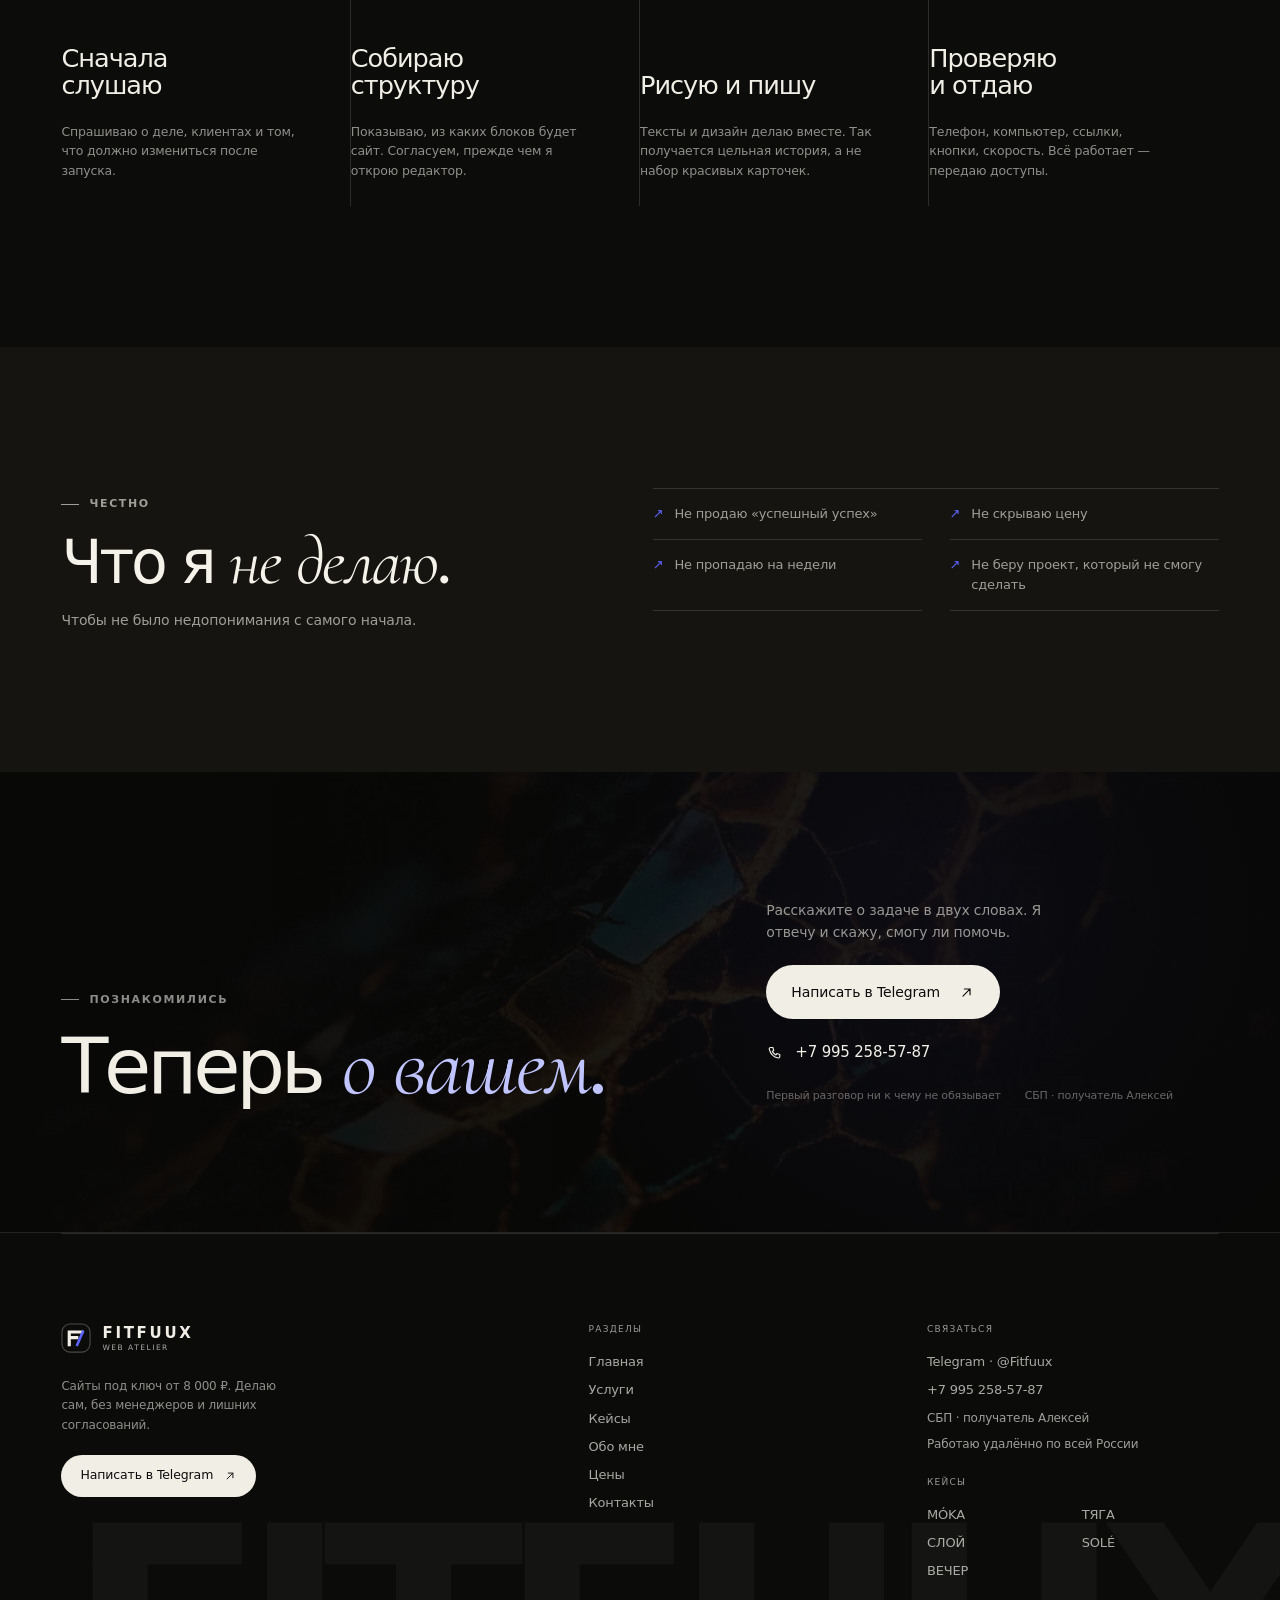
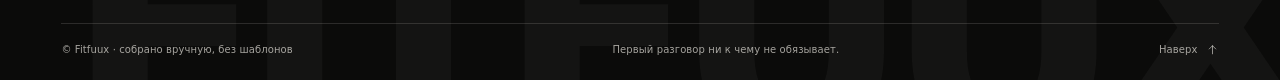
<file: about.html>
<!DOCTYPE html>
<html lang="ru">
<head>
  <meta charset="utf-8">
  <meta name="viewport" content="width=device-width, initial-scale=1, viewport-fit=cover">
  <meta name="theme-color" content="#0C0C0B">
  <meta name="color-scheme" content="light">
  <title>Обо мне — веб-дизайнер Алексей, FITFUUX</title>
  <meta name="description" content="Привет, я Алексей. Делаю сайты под ключ сам, без студии и менеджеров. Простой язык, понятная цена и работа, за которую не стыдно.">
  <link rel="canonical" href="https://fitfuuxdev.github.io/fitfuux/about.html">
  <meta name="robots" content="index, follow, max-image-preview:large">
  <meta property="og:type" content="website">
  <meta property="og:locale" content="ru_RU">
  <meta property="og:site_name" content="FITFUUX">
  <meta property="og:title" content="Обо мне — веб-дизайнер Алексей, FITFUUX">
  <meta property="og:description" content="Привет, я Алексей. Делаю сайты под ключ сам, без студии и менеджеров. Простой язык, понятная цена и работа, за которую не стыдно.">
  <meta property="og:url" content="https://fitfuuxdev.github.io/fitfuux/about.html">
  <meta property="og:image" content="https://fitfuuxdev.github.io/fitfuux/assets/og/about.jpg">
  <meta property="og:image:type" content="image/jpeg">
  <meta property="og:image:width" content="1200">
  <meta property="og:image:height" content="630">
  <meta property="og:image:alt" content="Обо мне — веб-дизайнер Алексей, FITFUUX">
  <meta name="twitter:card" content="summary_large_image">
  <meta name="twitter:title" content="Обо мне — веб-дизайнер Алексей, FITFUUX">
  <meta name="twitter:description" content="Привет, я Алексей. Делаю сайты под ключ сам, без студии и менеджеров. Простой язык, понятная цена и работа, за которую не стыдно.">
  <meta name="twitter:image" content="https://fitfuuxdev.github.io/fitfuux/assets/og/about.jpg">
  <meta name="twitter:image:alt" content="Обо мне — веб-дизайнер Алексей, FITFUUX">
  <link rel="icon" href="assets/brand/favicon.ico" sizes="any">
  <link rel="icon" href="assets/brand/favicon.svg" type="image/svg+xml">
  <link rel="icon" href="assets/brand/favicon-32.png" sizes="32x32" type="image/png">
  <link rel="apple-touch-icon" href="assets/brand/apple-touch-icon.png">
  <link rel="manifest" href="site.webmanifest">
  <link rel="stylesheet" href="assets/fonts/fonts.min.css">
  <link rel="stylesheet" href="assets/css/site.min.css">
  <link rel="preload" as="image" href="assets/img/studio-process-1024.webp" imagesrcset="assets/img/studio-process-480.webp 480w, assets/img/studio-process-800.webp 800w, assets/img/studio-process-1024.webp 1024w" imagesizes="100vw" fetchpriority="high">
  
  <script>document.documentElement.classList.add('js');window.addEventListener('load',function(){setTimeout(function(){if(!document.documentElement.classList.contains('motion-ready'))document.documentElement.classList.add('motion-fallback');},2600);},{once:true});</script>
  <script type="application/ld+json">{"@context":"https://schema.org","@graph":[{"@type":"ProfessionalService","@id":"https://fitfuuxdev.github.io/fitfuux/#studio","name":"FITFUUX","url":"https://fitfuuxdev.github.io/fitfuux/","image":"https://fitfuuxdev.github.io/fitfuux/assets/og/home.jpg","description":"Лендинги и сайты под ключ от 8 000 ₽. Дизайн, тексты, 3D, запуск.","telephone":"+7 995 258-57-87","priceRange":"8 000–12 000 ₽","founder":{"@type":"Person","name":"Алексей","jobTitle":"Веб-дизайнер и разработчик"},"sameAs":["https://t.me/Fitfuux"],"areaServed":"RU","makesOffer":[{"@type":"Offer","name":"Лендинг «Старт»","price":"8000","priceCurrency":"RUB"},{"@type":"Offer","name":"Лендинг под ключ","price":"12000","priceCurrency":"RUB"},{"@type":"Offer","name":"Доработка сайта","price":"2000","priceCurrency":"RUB"}]},{"@type":"WebPage","@id":"https://fitfuuxdev.github.io/fitfuux/about.html#page","url":"https://fitfuuxdev.github.io/fitfuux/about.html","name":"Обо мне — веб-дизайнер Алексей, FITFUUX","description":"Привет, я Алексей. Делаю сайты под ключ сам, без студии и менеджеров. Простой язык, понятная цена и работа, за которую не стыдно.","inLanguage":"ru-RU","isPartOf":{"@id":"https://fitfuuxdev.github.io/fitfuux/#studio"},"primaryImageOfPage":"https://fitfuuxdev.github.io/fitfuux/assets/og/about.jpg"},{"@type":"BreadcrumbList","itemListElement":[{"@type":"ListItem","position":1,"name":"Главная","item":"https://fitfuuxdev.github.io/fitfuux/"},{"@type":"ListItem","position":2,"name":"Обо мне","item":"https://fitfuuxdev.github.io/fitfuux/about.html"}]}]}</script>
</head>
<body class="page page-about">
<a class="skip-link" href="#main">К основному содержанию</a>
<span id="top" class="sr-only">Начало страницы</span>
<header class="site-header" data-header>
  <div class="shell header__inner">
    <a class="brand" href="index.html">
      <svg class="brand__mark" viewBox="0 0 40 40" fill="none" aria-hidden="true" focusable="false">
    <rect x="1.25" y="1.25" width="37.5" height="37.5" rx="11" stroke="currentColor" stroke-opacity=".28" stroke-width="1.5"/>
    <path d="M11 12h17M11 12v17M11 19.4h10" stroke="currentColor" stroke-width="4.2" stroke-linecap="square"/>
    <path d="M29 12 21.6 29" stroke="#5B64FF" stroke-width="3.4" stroke-linecap="square"/>
  </svg>
      <span class="brand__name"><span class="brand__word">FITFUUX</span><span class="brand__meta">web atelier</span></span>
    </a>
    <nav class="nav" aria-label="Основная навигация"><a href="index.html">Главная</a><a href="services.html">Услуги</a><a href="portfolio.html">Кейсы</a><a href="about.html" aria-current="page">Обо мне</a><a href="pricing.html">Цены</a><a href="contacts.html">Контакты</a></nav>
    <div class="header__actions">
      <a class="btn btn--header" href="contacts.html">Написать <svg  viewBox="0 0 24 24" fill="none" stroke="currentColor" stroke-width="1.6" stroke-linecap="round" stroke-linejoin="round" aria-hidden="true" focusable="false"><path d="M7 17 17 7M9 7h8v8"/></svg></a>
      <button class="menu-toggle" type="button" data-menu-open aria-expanded="false" aria-controls="site-menu">
        <span class="sr-only">Открыть меню</span>
        <span class="menu-toggle__lines" aria-hidden="true"></span>
      </button>
    </div>
  </div>
  <div class="header-line" aria-hidden="true"><span data-progress></span></div>
</header>
<dialog class="menu" id="site-menu" aria-labelledby="menu-title">
  <div class="menu__inner">
    <div class="menu__top">
      <a class="brand" href="index.html">
        <svg class="brand__mark" viewBox="0 0 40 40" fill="none" aria-hidden="true" focusable="false">
    <rect x="1.25" y="1.25" width="37.5" height="37.5" rx="11" stroke="currentColor" stroke-opacity=".28" stroke-width="1.5"/>
    <path d="M11 12h17M11 12v17M11 19.4h10" stroke="currentColor" stroke-width="4.2" stroke-linecap="square"/>
    <path d="M29 12 21.6 29" stroke="#5B64FF" stroke-width="3.4" stroke-linecap="square"/>
  </svg>
        <span class="brand__name"><span class="brand__word">FITFUUX</span><span class="brand__meta">web atelier</span></span>
      </a>
      <button class="menu__close" type="button" data-menu-close>
        <span class="sr-only">Закрыть меню</span>
        <svg  viewBox="0 0 24 24" fill="none" stroke="currentColor" stroke-width="1.6" stroke-linecap="round" stroke-linejoin="round" aria-hidden="true" focusable="false"><path d="m6 6 12 12M18 6 6 18"/></svg>
      </button>
    </div>
    <div class="menu__body">
      <p class="menu__label" id="menu-title">Куда дальше?</p>
      <nav class="menu__nav" aria-label="Мобильная навигация"><a href="index.html"><span>01</span>Главная</a><a href="services.html"><span>02</span>Услуги</a><a href="portfolio.html"><span>03</span>Кейсы</a><a href="about.html"><span>04</span>Обо мне</a><a href="pricing.html"><span>05</span>Цены</a><a href="contacts.html"><span>06</span>Контакты</a></nav>
      <div class="menu__foot">
        <div class="menu__contacts">
          <a href="https://t.me/Fitfuux" target="_blank" rel="noopener noreferrer">@Fitfuux</a>
          <a href="tel:+79952585787">+7 995 258-57-87</a>
          <span class="menu__note">Первый разговор ни к чему не обязывает. Отвечаю лично.</span>
        </div>
        <a class="btn btn--light btn--small" href="contacts.html">Написать <svg  viewBox="0 0 24 24" fill="none" stroke="currentColor" stroke-width="1.6" stroke-linecap="round" stroke-linejoin="round" aria-hidden="true" focusable="false"><path d="M7 17 17 7M9 7h8v8"/></svg></a>
      </div>
    </div>
  </div>
</dialog>
<main id="main">

<section class="about-hero" aria-labelledby="about-title">
  <div class="shell">
    <div class="about-hero__grid">
      <div class="reveal">
        <p class="eyebrow">Привет, это я</p>
        <h1 id="about-title">Привет.<br>Я Алексей.<br><span class="serif">Делаю сайты.</span></h1>
        <p class="about-hero__lead">Не студия и не агентство. Один человек, который отвечает за всё: от первой буквы до кнопки «Отправить».</p>
        <div class="about-hero__signature">Алексей / Fitfuux</div>
      </div>
      <div class="about-hero__scene reveal" data-reveal-delay="1">
        <div class="about-hero__portrait"><img src="assets/img/studio-detail-900.webp" srcset="assets/img/studio-detail-480.webp 480w, assets/img/studio-detail-800.webp 800w, assets/img/studio-detail-900.webp 900w" sizes="(max-width: 820px) 100vw, 30vw" width="900" height="900" alt="Рабочий стол с эскизами и ноутбуком" loading="lazy" decoding="async"></div>
        <div class="about-hero__orbit"><div class="scene " data-scene="orbit" role="img" tabindex="0" aria-label="Металлическая сфера с орбитами. Модель можно вращать.">
    <canvas class="scene__canvas" aria-hidden="true"></canvas>
    <div class="scene__fallback"><img src="assets/img/poster-orbit.webp" srcset="assets/img/poster-orbit.webp 291w" sizes="(max-width: 760px) 100vw, 50vw" width="291" height="810" alt="Металлическая сфера с орбитами. Модель можно вращать." loading="lazy" decoding="async"></div>
    <div class="scene__hud" aria-hidden="true">
      <span class="scene__hint"><svg  viewBox="0 0 24 24" fill="none" stroke="currentColor" stroke-width="1.6" stroke-linecap="round" stroke-linejoin="round" aria-hidden="true" focusable="false"><path d="M8 11V6.5a1.5 1.5 0 0 1 3 0V10m0-4.5a1.5 1.5 0 0 1 3 0V10m0-3a1.5 1.5 0 0 1 3 0v4m0-2a1.5 1.5 0 0 1 3 0v4.5a6.5 6.5 0 0 1-6.5 6.5h-1a6 6 0 0 1-4.6-2.2L5 14.8a1.5 1.5 0 0 1 2.2-2L8 13.5"/></svg> Потяните — покрутится</span>
      <span class="scene__label">ONE PERSON / 3D</span>
    </div>
  </div></div>
      </div>
    </div>
    <div class="about-facts reveal">
      <div class="about-fact"><strong>8 000–12 000 ₽</strong><span>сайт под ключ</span></div>
      <div class="about-fact"><strong>1 человек</strong><span>на связи</span></div>
      <div class="about-fact"><strong>7–14 дней</strong><span>обычный срок</span></div>
      <div class="about-fact"><strong>0 менеджеров</strong><span>только я</span></div>
    </div>
  </div>
</section>
<section class="section section--cream">
  <div class="shell">
    <div class="about-story">
      <div class="about-story__photo reveal">
        <img src="assets/img/studio-process-1024.webp" srcset="assets/img/studio-process-480.webp 480w, assets/img/studio-process-800.webp 800w, assets/img/studio-process-1024.webp 1024w" sizes="(max-width: 820px) 100vw, 40vw" width="1024" height="704" alt="Работа над сайтом: эскизы и ноутбук" loading="lazy" decoding="async">
        <span class="about-story__caption">Эскизы → макет → код → запуск</span>
      </div>
      <div class="about-story__text reveal" data-reveal-delay="1">
        <p class="eyebrow">Почему сайты</p>
        <h2>Мне нравится, когда всё понятно.</h2>
        <p>Сайт — это как хорошая вывеска. Только она не просто висит, а разговаривает с человеком. И может ответить на вопрос до того, как вы возьмёте телефон.</p>
        <p>Мне нравится делать так, чтобы человек зашёл, понял, что вы предлагаете, и написал. Без «позвоните, чтобы узнать подробности» и спрятанных цен.</p>
        <p>Я не беру много проектов сразу. Пока делаю ваш сайт — вы на связи со мной, а не с менеджером по почте.</p>
        <div class="about-story__quote">«Хороший сайт не кричит. Он просто объясняет так, что хочется написать».</div>
      </div>
    </div>
  </div>
</section>
<section class="section">
  <div class="shell">
    <div class="section-head reveal">
      <div><p class="eyebrow">Во что я верю</p><h2>Три простые <span class="serif">вещи.</span></h2></div>
      <p class="section-head__aside">Никаких манифестов на сто пунктов. Только то, что важно, когда я берусь за работу.</p>
    </div>
    <div class="values reveal-group">
      <div class="value-card"><span class="value-card__num">01</span><div><h3>Говорю как человек</h3><p style="margin-top:10px">Без умных слов и тумана. На сайте и в переписке. Если что-то непонятно — объясняю другими словами.</p></div></div>
      <div class="value-card"><span class="value-card__num">02</span><div><h3>Не исчезаю</h3><p style="margin-top:10px">Пишу, показываю, предупреждаю, если что-то идёт не по плану. Вам не надо вылавливать меня по чатам.</p></div></div>
      <div class="value-card"><span class="value-card__num">03</span><div><h3>Сдаю работу</h3><p style="margin-top:10px">С сайтом можно работать, а не только смотреть на макет. Проверяю всё до запуска и передаю доступы.</p></div></div>
    </div>
  </div>
</section>
<section class="section section--dark" id="process">
  <div class="shell">
    <div class="section-head reveal">
      <div><p class="eyebrow eyebrow--light">Как я работаю</p><h2>Спокойно. <span class="serif">По шагам.</span></h2></div>
      <p class="section-head__aside">Вам не нужно разбираться в дизайне, коде и том, где живёт сайт. Просто расскажите, что нужно людям, которые к вам приходят.</p>
    </div>
    <div class="steps reveal-group">
      <div class="step"><div class="step__top"><span>01 / РАЗГОВОР</span><span class="dot"></span></div><h3>Сначала слушаю</h3><p>Спрашиваю о деле, клиентах и том, что должно измениться после запуска.</p></div>
      <div class="step"><div class="step__top"><span>02 / СМЫСЛ</span><span class="dot"></span></div><h3>Собираю структуру</h3><p>Показываю, из каких блоков будет сайт. Согласуем, прежде чем я открою редактор.</p></div>
      <div class="step"><div class="step__top"><span>03 / ВИД</span><span class="dot"></span></div><h3>Рисую и пишу</h3><p>Тексты и дизайн делаю вместе. Так получается цельная история, а не набор красивых карточек.</p></div>
      <div class="step"><div class="step__top"><span>04 / ЗАПУСК</span><span class="dot"></span></div><h3>Проверяю и отдаю</h3><p>Телефон, компьютер, ссылки, кнопки, скорость. Всё работает — передаю доступы.</p></div>
    </div>
  </div>
</section>
<section class="section section--cream">
  <div class="shell">
    <div class="included">
      <div class="reveal"><p class="eyebrow">Честно</p><h2 style="font-size:clamp(36px,4.7vw,65px);max-width:11ch">Что я <span class="serif">не делаю.</span></h2><p class="lead" style="margin-top:18px;font-size:14px">Чтобы не было недопонимания с самого начала.</p></div>
      <div class="included__list reveal-group">
        <div class="included__item">Не продаю «успешный успех»</div>
        <div class="included__item">Не скрываю цену</div>
        <div class="included__item">Не пропадаю на недели</div>
        <div class="included__item">Не беру проект, который не смогу сделать</div>
      </div>
    </div>
  </div>
</section>
<section class="cta-band">
  <img src="assets/img/cta-dark-1024.webp" srcset="assets/img/cta-dark-480.webp 480w, assets/img/cta-dark-800.webp 800w, assets/img/cta-dark-1024.webp 1024w" sizes="100vw" width="1024" height="576" alt="" loading="lazy" decoding="async" class="cta-band__bg" data-parallax="10">
  <div class="shell">
    <div class="cta-band__inner">
      <div>
        <p class="eyebrow eyebrow--light">Познакомились</p>
        <h2>Теперь <span class="serif">о вашем.</span></h2>
      </div>
      <div class="cta-band__side">
        <p>Расскажите о задаче в двух словах. Я отвечу и скажу, смогу ли помочь.</p>
        <a class="btn btn--light" href="https://t.me/Fitfuux" target="_blank" rel="noopener noreferrer">Написать в Telegram <svg  viewBox="0 0 24 24" fill="none" stroke="currentColor" stroke-width="1.6" stroke-linecap="round" stroke-linejoin="round" aria-hidden="true" focusable="false"><path d="M7 17 17 7M9 7h8v8"/></svg></a>
        <a class="cta-contact" href="tel:+79952585787"><svg  viewBox="0 0 24 24" fill="none" stroke="currentColor" stroke-width="1.6" stroke-linecap="round" stroke-linejoin="round" aria-hidden="true" focusable="false"><path d="M6.6 3.5h3.1l1.2 4.2-2 1.3a13 13 0 0 0 5.1 5.1l1.3-2 4.2 1.2v3.1a2 2 0 0 1-2.2 2A16.8 16.8 0 0 1 4.6 5.7a2 2 0 0 1 2-2.2Z"/></svg> +7 995 258-57-87</a>
        <div class="cta-band__meta"><span>Первый разговор ни к чему не обязывает</span><span>СБП · получатель Алексей</span></div>
      </div>
    </div>
  </div>
</section>

</main>
<footer class="site-footer">
  <div class="shell">
    <div class="footer-grid">
      <div class="footer-brand">
        <a class="brand" href="index.html">
          <svg class="brand__mark" viewBox="0 0 40 40" fill="none" aria-hidden="true" focusable="false">
    <rect x="1.25" y="1.25" width="37.5" height="37.5" rx="11" stroke="currentColor" stroke-opacity=".28" stroke-width="1.5"/>
    <path d="M11 12h17M11 12v17M11 19.4h10" stroke="currentColor" stroke-width="4.2" stroke-linecap="square"/>
    <path d="M29 12 21.6 29" stroke="#5B64FF" stroke-width="3.4" stroke-linecap="square"/>
  </svg>
          <span class="brand__name"><span class="brand__word">FITFUUX</span><span class="brand__meta">web atelier</span></span>
        </a>
        <p>Сайты под ключ от 8 000 ₽. Делаю сам, без менеджеров и лишних согласований.</p>
        <a class="btn btn--light btn--small" style="margin-top:20px" href="https://t.me/Fitfuux" target="_blank" rel="noopener noreferrer">Написать в Telegram <svg  viewBox="0 0 24 24" fill="none" stroke="currentColor" stroke-width="1.6" stroke-linecap="round" stroke-linejoin="round" aria-hidden="true" focusable="false"><path d="M7 17 17 7M9 7h8v8"/></svg></a>
      </div>
      <div>
        <p class="footer-col__title">Разделы</p>
        <nav class="footer-links" aria-label="Разделы сайта"><a href="index.html">Главная</a><a href="services.html">Услуги</a><a href="portfolio.html">Кейсы</a><a href="about.html">Обо мне</a><a href="pricing.html">Цены</a><a href="contacts.html">Контакты</a></nav>
      </div>
      <div>
        <p class="footer-col__title">Связаться</p>
        <div class="footer-links">
          <a href="https://t.me/Fitfuux" target="_blank" rel="noopener noreferrer">Telegram · @Fitfuux</a>
          <a href="tel:+79952585787">+7 995 258-57-87</a>
          <span style="color:rgba(244,241,234,.64);font-size:12px">СБП · получатель Алексей</span>
          <span style="color:rgba(244,241,234,.64);font-size:12px">Работаю удалённо по всей России</span>
        </div>
        <div style="margin-top:22px">
          <p class="footer-col__title">Кейсы</p>
          <div class="footer-links footer-links--cases"><a href="cases/moka.html">MÓKA</a><a href="cases/tyaga.html">ТЯГА</a><a href="cases/sloy.html">СЛОЙ</a><a href="cases/sole.html">SOLÉ</a><a href="cases/vecher.html">ВЕЧЕР</a></div>
        </div>
      </div>
    </div>
    <div class="footer-bottom">
      <span>© Fitfuux · собрано вручную, без шаблонов</span>
      <span>Первый разговор ни к чему не обязывает.</span>
      <a href="#top">Наверх <svg  viewBox="0 0 24 24" fill="none" stroke="currentColor" stroke-width="1.6" stroke-linecap="round" stroke-linejoin="round" aria-hidden="true" focusable="false"><path d="M12 20V5M6 11l6-6 6 6"/></svg></a>
    </div>
  </div>
  <div class="footer-wordmark" aria-hidden="true">FITFUUX</div>
</footer>
<a class="mobile-cta" href="https://t.me/Fitfuux" target="_blank" rel="noopener noreferrer">
  <span><span style="display:block;color:#fff;font-size:13px;font-weight:500">Написать Алексею</span><span style="display:block;font-size:9px;margin-top:2px">@Fitfuux</span></span>
  <svg  viewBox="0 0 24 24" fill="none" stroke="currentColor" stroke-width="1.6" stroke-linecap="round" stroke-linejoin="round" aria-hidden="true" focusable="false"><path d="m21 3-3.2 17.1c-.2 1-.8 1.2-1.7.8l-4.6-3.4-2.2 2.1c-.3.3-.5.5-1 .5l.3-4.7L17.4 6c.5-.4-.1-.6-.8-.2L6.2 12.3l-4.5-1.4c-1-.3-1-1 .2-1.5L19.6 2c.8-.3 1.5.2 1.4 1Z"/></svg>
</a>
<noscript><style>.menu-toggle{display:none!important}@media(max-width:580px){.btn--header{display:inline-flex!important}}.mobile-cta{display:none!important}</style></noscript>
<script type="module" src="assets/js/app.min.js"></script>
</body>
</html>
</file>
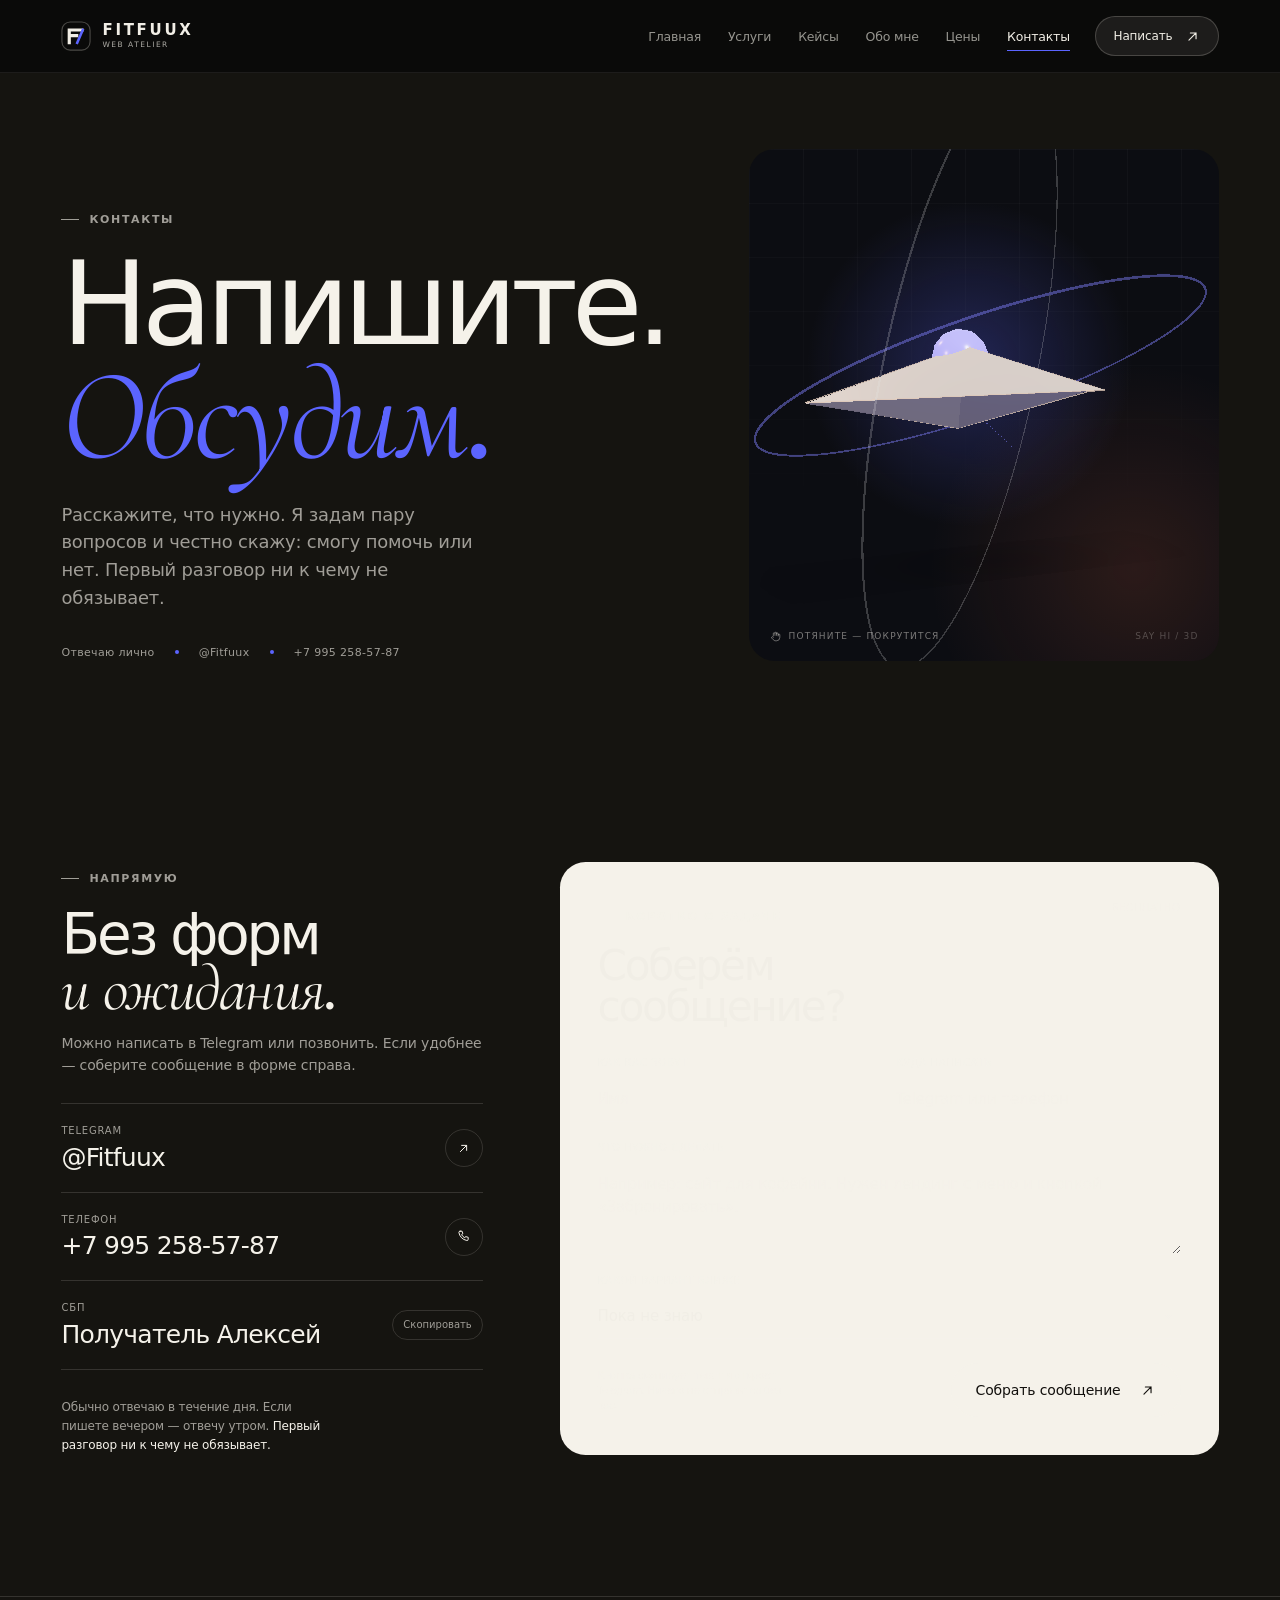
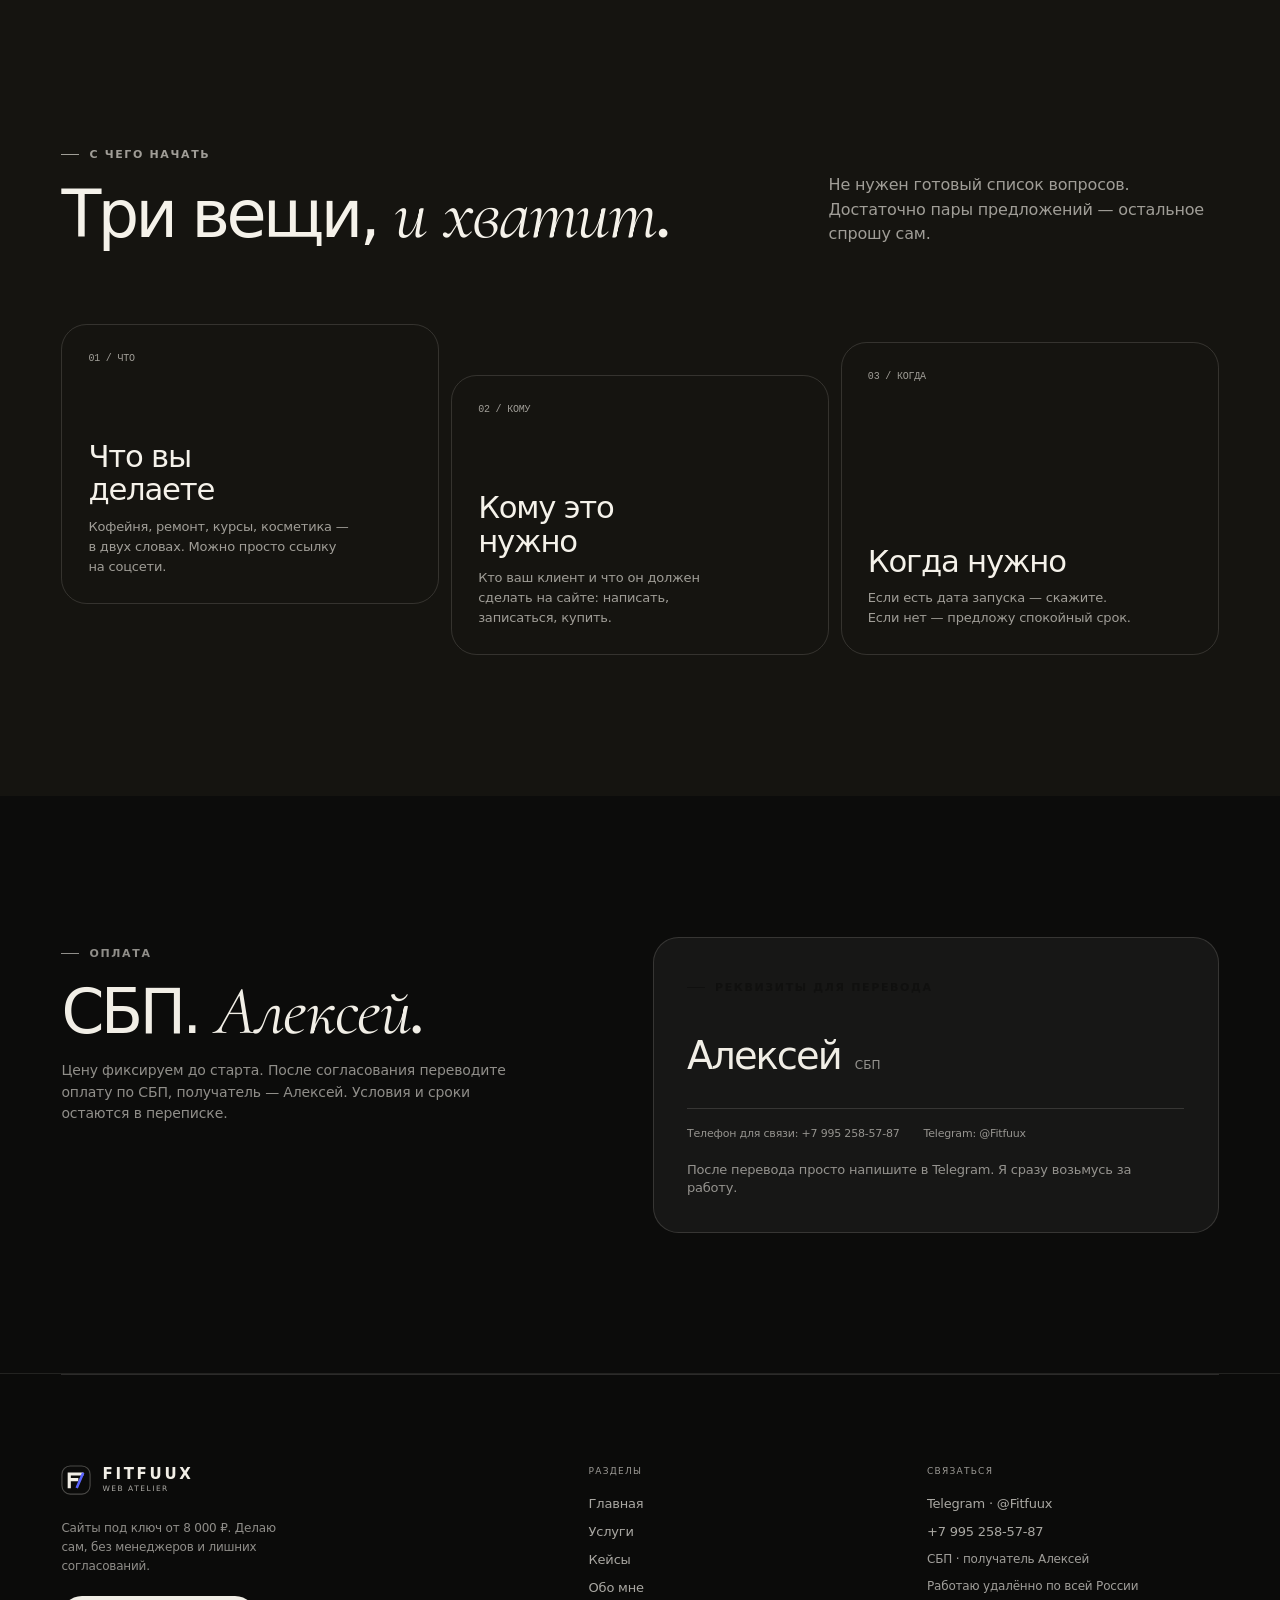
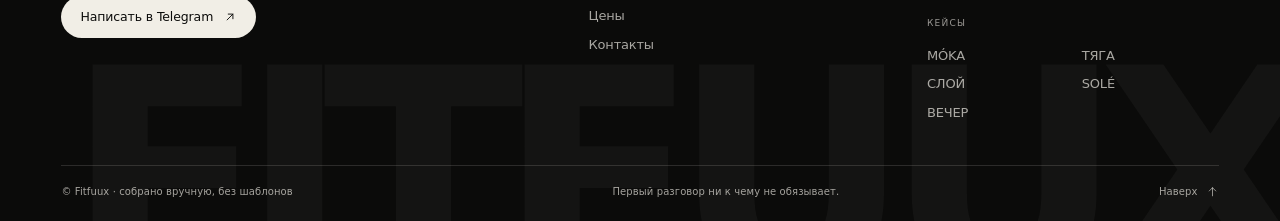
<file: contacts.html>
<!DOCTYPE html>
<html lang="ru">
<head>
  <meta charset="utf-8">
  <meta name="viewport" content="width=device-width, initial-scale=1, viewport-fit=cover">
  <meta name="theme-color" content="#0C0C0B">
  <meta name="color-scheme" content="light">
  <title>Контакты FITFUUX — Telegram, телефон и СБП</title>
  <meta name="description" content="Связаться с Алексеем из FITFUUX: Telegram @Fitfuux, телефон +7 995 258-57-87. СБП — получатель Алексей. Первый разговор ни к чему не обязывает.">
  <link rel="canonical" href="https://fitfuuxdev.github.io/fitfuux/contacts.html">
  <meta name="robots" content="index, follow, max-image-preview:large">
  <meta property="og:type" content="website">
  <meta property="og:locale" content="ru_RU">
  <meta property="og:site_name" content="FITFUUX">
  <meta property="og:title" content="Контакты FITFUUX — Telegram, телефон и СБП">
  <meta property="og:description" content="Связаться с Алексеем из FITFUUX: Telegram @Fitfuux, телефон +7 995 258-57-87. СБП — получатель Алексей. Первый разговор ни к чему не обязывает.">
  <meta property="og:url" content="https://fitfuuxdev.github.io/fitfuux/contacts.html">
  <meta property="og:image" content="https://fitfuuxdev.github.io/fitfuux/assets/og/contacts.jpg">
  <meta property="og:image:type" content="image/jpeg">
  <meta property="og:image:width" content="1200">
  <meta property="og:image:height" content="630">
  <meta property="og:image:alt" content="Контакты FITFUUX — Telegram, телефон и СБП">
  <meta name="twitter:card" content="summary_large_image">
  <meta name="twitter:title" content="Контакты FITFUUX — Telegram, телефон и СБП">
  <meta name="twitter:description" content="Связаться с Алексеем из FITFUUX: Telegram @Fitfuux, телефон +7 995 258-57-87. СБП — получатель Алексей. Первый разговор ни к чему не обязывает.">
  <meta name="twitter:image" content="https://fitfuuxdev.github.io/fitfuux/assets/og/contacts.jpg">
  <meta name="twitter:image:alt" content="Контакты FITFUUX — Telegram, телефон и СБП">
  <link rel="icon" href="assets/brand/favicon.ico" sizes="any">
  <link rel="icon" href="assets/brand/favicon.svg" type="image/svg+xml">
  <link rel="icon" href="assets/brand/favicon-32.png" sizes="32x32" type="image/png">
  <link rel="apple-touch-icon" href="assets/brand/apple-touch-icon.png">
  <link rel="manifest" href="site.webmanifest">
  <link rel="stylesheet" href="assets/fonts/fonts.min.css">
  <link rel="stylesheet" href="assets/css/site.min.css">
  <link rel="preload" as="image" href="assets/img/brand-cube-1000.webp" imagesrcset="assets/img/brand-cube-480.webp 480w, assets/img/brand-cube-800.webp 800w, assets/img/brand-cube-1000.webp 1000w" imagesizes="100vw" fetchpriority="high">
  
  <script>document.documentElement.classList.add('js');window.addEventListener('load',function(){setTimeout(function(){if(!document.documentElement.classList.contains('motion-ready'))document.documentElement.classList.add('motion-fallback');},2600);},{once:true});</script>
  <script type="application/ld+json">{"@context":"https://schema.org","@graph":[{"@type":"ProfessionalService","@id":"https://fitfuuxdev.github.io/fitfuux/#studio","name":"FITFUUX","url":"https://fitfuuxdev.github.io/fitfuux/","image":"https://fitfuuxdev.github.io/fitfuux/assets/og/home.jpg","description":"Лендинги и сайты под ключ от 8 000 ₽. Дизайн, тексты, 3D, запуск.","telephone":"+7 995 258-57-87","priceRange":"8 000–12 000 ₽","founder":{"@type":"Person","name":"Алексей","jobTitle":"Веб-дизайнер и разработчик"},"sameAs":["https://t.me/Fitfuux"],"areaServed":"RU","makesOffer":[{"@type":"Offer","name":"Лендинг «Старт»","price":"8000","priceCurrency":"RUB"},{"@type":"Offer","name":"Лендинг под ключ","price":"12000","priceCurrency":"RUB"},{"@type":"Offer","name":"Доработка сайта","price":"2000","priceCurrency":"RUB"}]},{"@type":"WebPage","@id":"https://fitfuuxdev.github.io/fitfuux/contacts.html#page","url":"https://fitfuuxdev.github.io/fitfuux/contacts.html","name":"Контакты FITFUUX — Telegram, телефон и СБП","description":"Связаться с Алексеем из FITFUUX: Telegram @Fitfuux, телефон +7 995 258-57-87. СБП — получатель Алексей. Первый разговор ни к чему не обязывает.","inLanguage":"ru-RU","isPartOf":{"@id":"https://fitfuuxdev.github.io/fitfuux/#studio"},"primaryImageOfPage":"https://fitfuuxdev.github.io/fitfuux/assets/og/contacts.jpg"},{"@type":"BreadcrumbList","itemListElement":[{"@type":"ListItem","position":1,"name":"Главная","item":"https://fitfuuxdev.github.io/fitfuux/"},{"@type":"ListItem","position":2,"name":"Контакты","item":"https://fitfuuxdev.github.io/fitfuux/contacts.html"}]}]}</script>
</head>
<body class="page page-contacts">
<a class="skip-link" href="#main">К основному содержанию</a>
<span id="top" class="sr-only">Начало страницы</span>
<header class="site-header" data-header>
  <div class="shell header__inner">
    <a class="brand" href="index.html">
      <svg class="brand__mark" viewBox="0 0 40 40" fill="none" aria-hidden="true" focusable="false">
    <rect x="1.25" y="1.25" width="37.5" height="37.5" rx="11" stroke="currentColor" stroke-opacity=".28" stroke-width="1.5"/>
    <path d="M11 12h17M11 12v17M11 19.4h10" stroke="currentColor" stroke-width="4.2" stroke-linecap="square"/>
    <path d="M29 12 21.6 29" stroke="#5B64FF" stroke-width="3.4" stroke-linecap="square"/>
  </svg>
      <span class="brand__name"><span class="brand__word">FITFUUX</span><span class="brand__meta">web atelier</span></span>
    </a>
    <nav class="nav" aria-label="Основная навигация"><a href="index.html">Главная</a><a href="services.html">Услуги</a><a href="portfolio.html">Кейсы</a><a href="about.html">Обо мне</a><a href="pricing.html">Цены</a><a href="contacts.html" aria-current="page">Контакты</a></nav>
    <div class="header__actions">
      <a class="btn btn--header" href="contacts.html">Написать <svg  viewBox="0 0 24 24" fill="none" stroke="currentColor" stroke-width="1.6" stroke-linecap="round" stroke-linejoin="round" aria-hidden="true" focusable="false"><path d="M7 17 17 7M9 7h8v8"/></svg></a>
      <button class="menu-toggle" type="button" data-menu-open aria-expanded="false" aria-controls="site-menu">
        <span class="sr-only">Открыть меню</span>
        <span class="menu-toggle__lines" aria-hidden="true"></span>
      </button>
    </div>
  </div>
  <div class="header-line" aria-hidden="true"><span data-progress></span></div>
</header>
<dialog class="menu" id="site-menu" aria-labelledby="menu-title">
  <div class="menu__inner">
    <div class="menu__top">
      <a class="brand" href="index.html">
        <svg class="brand__mark" viewBox="0 0 40 40" fill="none" aria-hidden="true" focusable="false">
    <rect x="1.25" y="1.25" width="37.5" height="37.5" rx="11" stroke="currentColor" stroke-opacity=".28" stroke-width="1.5"/>
    <path d="M11 12h17M11 12v17M11 19.4h10" stroke="currentColor" stroke-width="4.2" stroke-linecap="square"/>
    <path d="M29 12 21.6 29" stroke="#5B64FF" stroke-width="3.4" stroke-linecap="square"/>
  </svg>
        <span class="brand__name"><span class="brand__word">FITFUUX</span><span class="brand__meta">web atelier</span></span>
      </a>
      <button class="menu__close" type="button" data-menu-close>
        <span class="sr-only">Закрыть меню</span>
        <svg  viewBox="0 0 24 24" fill="none" stroke="currentColor" stroke-width="1.6" stroke-linecap="round" stroke-linejoin="round" aria-hidden="true" focusable="false"><path d="m6 6 12 12M18 6 6 18"/></svg>
      </button>
    </div>
    <div class="menu__body">
      <p class="menu__label" id="menu-title">Куда дальше?</p>
      <nav class="menu__nav" aria-label="Мобильная навигация"><a href="index.html"><span>01</span>Главная</a><a href="services.html"><span>02</span>Услуги</a><a href="portfolio.html"><span>03</span>Кейсы</a><a href="about.html"><span>04</span>Обо мне</a><a href="pricing.html"><span>05</span>Цены</a><a href="contacts.html"><span>06</span>Контакты</a></nav>
      <div class="menu__foot">
        <div class="menu__contacts">
          <a href="https://t.me/Fitfuux" target="_blank" rel="noopener noreferrer">@Fitfuux</a>
          <a href="tel:+79952585787">+7 995 258-57-87</a>
          <span class="menu__note">Первый разговор ни к чему не обязывает. Отвечаю лично.</span>
        </div>
        <a class="btn btn--light btn--small" href="contacts.html">Написать <svg  viewBox="0 0 24 24" fill="none" stroke="currentColor" stroke-width="1.6" stroke-linecap="round" stroke-linejoin="round" aria-hidden="true" focusable="false"><path d="M7 17 17 7M9 7h8v8"/></svg></a>
      </div>
    </div>
  </div>
</dialog>
<main id="main">

<section class="contacts-hero" aria-labelledby="contacts-title">
  <div class="shell">
    <div class="contacts-hero__grid">
      <div class="reveal">
        <p class="eyebrow">Контакты</p>
        <h1 id="contacts-title">Напишите.<br><span class="serif">Обсудим.</span></h1>
        <p class="contacts-hero__lead">Расскажите, что нужно. Я задам пару вопросов и честно скажу: смогу помочь или нет. Первый разговор ни к чему не обязывает.</p>
        <div class="page-hero__meta"><span>Отвечаю лично</span><span class="dot"></span><span>@Fitfuux</span><span class="dot"></span><span>+7 995 258-57-87</span></div>
      </div>
      <div class="contacts-hero__scene reveal" data-reveal-delay="1"><div class="stage-card contacts-stage"><div class="scene " data-scene="plane" role="img" tabindex="0" aria-label="Стеклянный бумажный самолётик. Модель можно вращать.">
    <canvas class="scene__canvas" aria-hidden="true"></canvas>
    <div class="scene__fallback"><img src="assets/img/poster-plane.webp" srcset="assets/img/poster-plane-480.webp 480w, assets/img/poster-plane.webp 714w" sizes="(max-width: 760px) 100vw, 50vw" width="714" height="715" alt="Стеклянный бумажный самолётик. Модель можно вращать." loading="eager" decoding="async" fetchpriority="high"></div>
    <div class="scene__hud" aria-hidden="true">
      <span class="scene__hint"><svg  viewBox="0 0 24 24" fill="none" stroke="currentColor" stroke-width="1.6" stroke-linecap="round" stroke-linejoin="round" aria-hidden="true" focusable="false"><path d="M8 11V6.5a1.5 1.5 0 0 1 3 0V10m0-4.5a1.5 1.5 0 0 1 3 0V10m0-3a1.5 1.5 0 0 1 3 0v4m0-2a1.5 1.5 0 0 1 3 0v4.5a6.5 6.5 0 0 1-6.5 6.5h-1a6 6 0 0 1-4.6-2.2L5 14.8a1.5 1.5 0 0 1 2.2-2L8 13.5"/></svg> Потяните — покрутится</span>
      <span class="scene__label">SAY HI / 3D</span>
    </div>
  </div></div></div>
    </div>
  </div>
</section>
<section class="section section--cream" id="contact">
  <div class="shell">
    <div class="contacts-layout">
      <div class="reveal">
        <p class="eyebrow">Напрямую</p>
        <h2 style="font-size:clamp(34px,4.4vw,58px);max-width:9ch">Без форм <span class="serif">и ожидания.</span></h2>
        <p class="lead" style="margin-top:16px;font-size:14px">Можно написать в Telegram или позвонить. Если удобнее — соберите сообщение в форме справа.</p>
        <div class="contact-direct" style="margin-top:27px">
          <div class="contact-direct__list">
            <a class="contact-link" href="https://t.me/Fitfuux" target="_blank" rel="noopener noreferrer">
              <span><span class="contact-link__label">Telegram</span><span class="contact-link__value">@Fitfuux</span></span>
              <span class="contact-link__arrow"><svg  viewBox="0 0 24 24" fill="none" stroke="currentColor" stroke-width="1.6" stroke-linecap="round" stroke-linejoin="round" aria-hidden="true" focusable="false"><path d="M7 17 17 7M9 7h8v8"/></svg></span>
            </a>
            <a class="contact-link" href="tel:+79952585787">
              <span><span class="contact-link__label">Телефон</span><span class="contact-link__value">+7 995 258-57-87</span></span>
              <span class="contact-link__arrow"><svg  viewBox="0 0 24 24" fill="none" stroke="currentColor" stroke-width="1.6" stroke-linecap="round" stroke-linejoin="round" aria-hidden="true" focusable="false"><path d="M6.6 3.5h3.1l1.2 4.2-2 1.3a13 13 0 0 0 5.1 5.1l1.3-2 4.2 1.2v3.1a2 2 0 0 1-2.2 2A16.8 16.8 0 0 1 4.6 5.7a2 2 0 0 1 2-2.2Z"/></svg></span>
            </a>
            <div class="contact-link">
              <span><span class="contact-link__label">СБП</span><span class="contact-link__value">Получатель Алексей</span></span>
              <button class="copy-button" type="button" data-copy="Алексей">Скопировать</button>
            </div>
          </div>
          <p class="contact-note">Обычно отвечаю в течение дня. Если пишете вечером — отвечу утром. <strong>Первый разговор ни к чему не обязывает.</strong></p>
        </div>
      </div>
      <div class="reveal" data-reveal-delay="1">
        <form class="contact-form" data-contact-form action="https://t.me/Fitfuux" method="get">
          <div class="contact-form__head">
            <div><p class="eyebrow" style="color:rgba(244,241,234,.46)">Коротко о задаче</p><h2>Соберём сообщение?</h2></div>
            <span>Бесплатно</span>
          </div>
          <div class="form-grid">
            <div class="field"><label for="contact-name">Как вас зовут</label><input id="contact-name" name="name" type="text" placeholder="Имя" autocomplete="name" required></div>
            <div class="field"><label for="contact-contact">Куда написать</label><input id="contact-contact" name="contact" type="text" placeholder="Telegram или телефон" autocomplete="tel" required></div>
            <div class="field field--full"><label for="contact-task">Что нужно сделать</label><textarea id="contact-task" name="task" placeholder="Например: сайт для кофейни. Нужен лендинг с меню и кнопкой «Забронировать»."></textarea></div>
            <div class="field field--full"><label for="contact-budget">Какой вариант ближе</label>
              <select id="contact-budget" name="budget">
                <option value="">Пока не знаю</option>
                <option>Старт — 8 000 ₽</option>
                <option>Под ключ — 12 000 ₽</option>
                <option>Доработка — 2 000 ₽</option>
              </select>
            </div>
          </div>
          <div class="form-foot">
            <p>Кнопка скопирует текст и откроет Telegram. Ничего не отправится без вас.</p>
            <button class="btn btn--light" type="submit">Собрать сообщение <svg  viewBox="0 0 24 24" fill="none" stroke="currentColor" stroke-width="1.6" stroke-linecap="round" stroke-linejoin="round" aria-hidden="true" focusable="false"><path d="M7 17 17 7M9 7h8v8"/></svg></button>
          </div>
          <div class="form-status" data-form-status hidden></div>
        </form>
      </div>
    </div>
  </div>
</section>
<section class="section section--paper section--line">
  <div class="shell">
    <div class="section-head reveal">
      <div><p class="eyebrow">С чего начать</p><h2>Три вещи, <span class="serif">и хватит.</span></h2></div>
      <p class="section-head__aside">Не нужен готовый список вопросов. Достаточно пары предложений — остальное спрошу сам.</p>
    </div>
    <div class="values reveal-group">
      <div class="value-card"><span class="value-card__num">01 / ЧТО</span><div><h3>Что вы делаете</h3><p style="margin-top:10px">Кофейня, ремонт, курсы, косметика — в двух словах. Можно просто ссылку на соцсети.</p></div></div>
      <div class="value-card"><span class="value-card__num">02 / КОМУ</span><div><h3>Кому это нужно</h3><p style="margin-top:10px">Кто ваш клиент и что он должен сделать на сайте: написать, записаться, купить.</p></div></div>
      <div class="value-card"><span class="value-card__num">03 / КОГДА</span><div><h3>Когда нужно</h3><p style="margin-top:10px">Если есть дата запуска — скажите. Если нет — предложу спокойный срок.</p></div></div>
    </div>
  </div>
</section>
<section class="section section--dark">
  <div class="shell">
    <div class="included">
      <div class="reveal"><p class="eyebrow eyebrow--light">Оплата</p><h2 style="font-size:clamp(36px,4.8vw,65px);max-width:10ch">СБП. <span class="serif">Алексей.</span></h2><p class="lead" style="margin-top:18px;font-size:14px">Цену фиксируем до старта. После согласования переводите оплату по СБП, получатель — Алексей. Условия и сроки остаются в переписке.</p></div>
      <div class="payment__box reveal" data-reveal-delay="1" style="background:var(--ink-2);color:var(--paper);border-color:var(--line-dark)">
        <p class="eyebrow eyebrow--light">Реквизиты для перевода</p>
        <div class="payment__recipient">Алексей <span style="color:var(--mute-dark)">СБП</span></div>
        <div class="payment__details" style="border-color:var(--line-dark);color:var(--mute-dark)"><span>Телефон для связи: +7 995 258-57-87</span><span>Telegram: @Fitfuux</span></div>
        <p class="small" style="margin-top:19px;color:var(--mute-dark)">После перевода просто напишите в Telegram. Я сразу возьмусь за работу.</p>
      </div>
    </div>
  </div>
</section>

</main>
<footer class="site-footer">
  <div class="shell">
    <div class="footer-grid">
      <div class="footer-brand">
        <a class="brand" href="index.html">
          <svg class="brand__mark" viewBox="0 0 40 40" fill="none" aria-hidden="true" focusable="false">
    <rect x="1.25" y="1.25" width="37.5" height="37.5" rx="11" stroke="currentColor" stroke-opacity=".28" stroke-width="1.5"/>
    <path d="M11 12h17M11 12v17M11 19.4h10" stroke="currentColor" stroke-width="4.2" stroke-linecap="square"/>
    <path d="M29 12 21.6 29" stroke="#5B64FF" stroke-width="3.4" stroke-linecap="square"/>
  </svg>
          <span class="brand__name"><span class="brand__word">FITFUUX</span><span class="brand__meta">web atelier</span></span>
        </a>
        <p>Сайты под ключ от 8 000 ₽. Делаю сам, без менеджеров и лишних согласований.</p>
        <a class="btn btn--light btn--small" style="margin-top:20px" href="https://t.me/Fitfuux" target="_blank" rel="noopener noreferrer">Написать в Telegram <svg  viewBox="0 0 24 24" fill="none" stroke="currentColor" stroke-width="1.6" stroke-linecap="round" stroke-linejoin="round" aria-hidden="true" focusable="false"><path d="M7 17 17 7M9 7h8v8"/></svg></a>
      </div>
      <div>
        <p class="footer-col__title">Разделы</p>
        <nav class="footer-links" aria-label="Разделы сайта"><a href="index.html">Главная</a><a href="services.html">Услуги</a><a href="portfolio.html">Кейсы</a><a href="about.html">Обо мне</a><a href="pricing.html">Цены</a><a href="contacts.html">Контакты</a></nav>
      </div>
      <div>
        <p class="footer-col__title">Связаться</p>
        <div class="footer-links">
          <a href="https://t.me/Fitfuux" target="_blank" rel="noopener noreferrer">Telegram · @Fitfuux</a>
          <a href="tel:+79952585787">+7 995 258-57-87</a>
          <span style="color:rgba(244,241,234,.64);font-size:12px">СБП · получатель Алексей</span>
          <span style="color:rgba(244,241,234,.64);font-size:12px">Работаю удалённо по всей России</span>
        </div>
        <div style="margin-top:22px">
          <p class="footer-col__title">Кейсы</p>
          <div class="footer-links footer-links--cases"><a href="cases/moka.html">MÓKA</a><a href="cases/tyaga.html">ТЯГА</a><a href="cases/sloy.html">СЛОЙ</a><a href="cases/sole.html">SOLÉ</a><a href="cases/vecher.html">ВЕЧЕР</a></div>
        </div>
      </div>
    </div>
    <div class="footer-bottom">
      <span>© Fitfuux · собрано вручную, без шаблонов</span>
      <span>Первый разговор ни к чему не обязывает.</span>
      <a href="#top">Наверх <svg  viewBox="0 0 24 24" fill="none" stroke="currentColor" stroke-width="1.6" stroke-linecap="round" stroke-linejoin="round" aria-hidden="true" focusable="false"><path d="M12 20V5M6 11l6-6 6 6"/></svg></a>
    </div>
  </div>
  <div class="footer-wordmark" aria-hidden="true">FITFUUX</div>
</footer>
<a class="mobile-cta" href="https://t.me/Fitfuux" target="_blank" rel="noopener noreferrer">
  <span><span style="display:block;color:#fff;font-size:13px;font-weight:500">Написать Алексею</span><span style="display:block;font-size:9px;margin-top:2px">@Fitfuux</span></span>
  <svg  viewBox="0 0 24 24" fill="none" stroke="currentColor" stroke-width="1.6" stroke-linecap="round" stroke-linejoin="round" aria-hidden="true" focusable="false"><path d="m21 3-3.2 17.1c-.2 1-.8 1.2-1.7.8l-4.6-3.4-2.2 2.1c-.3.3-.5.5-1 .5l.3-4.7L17.4 6c.5-.4-.1-.6-.8-.2L6.2 12.3l-4.5-1.4c-1-.3-1-1 .2-1.5L19.6 2c.8-.3 1.5.2 1.4 1Z"/></svg>
</a>
<noscript><style>.menu-toggle{display:none!important}@media(max-width:580px){.btn--header{display:inline-flex!important}}.mobile-cta{display:none!important}</style></noscript>
<script type="module" src="assets/js/app.min.js"></script>
</body>
</html>
</file>
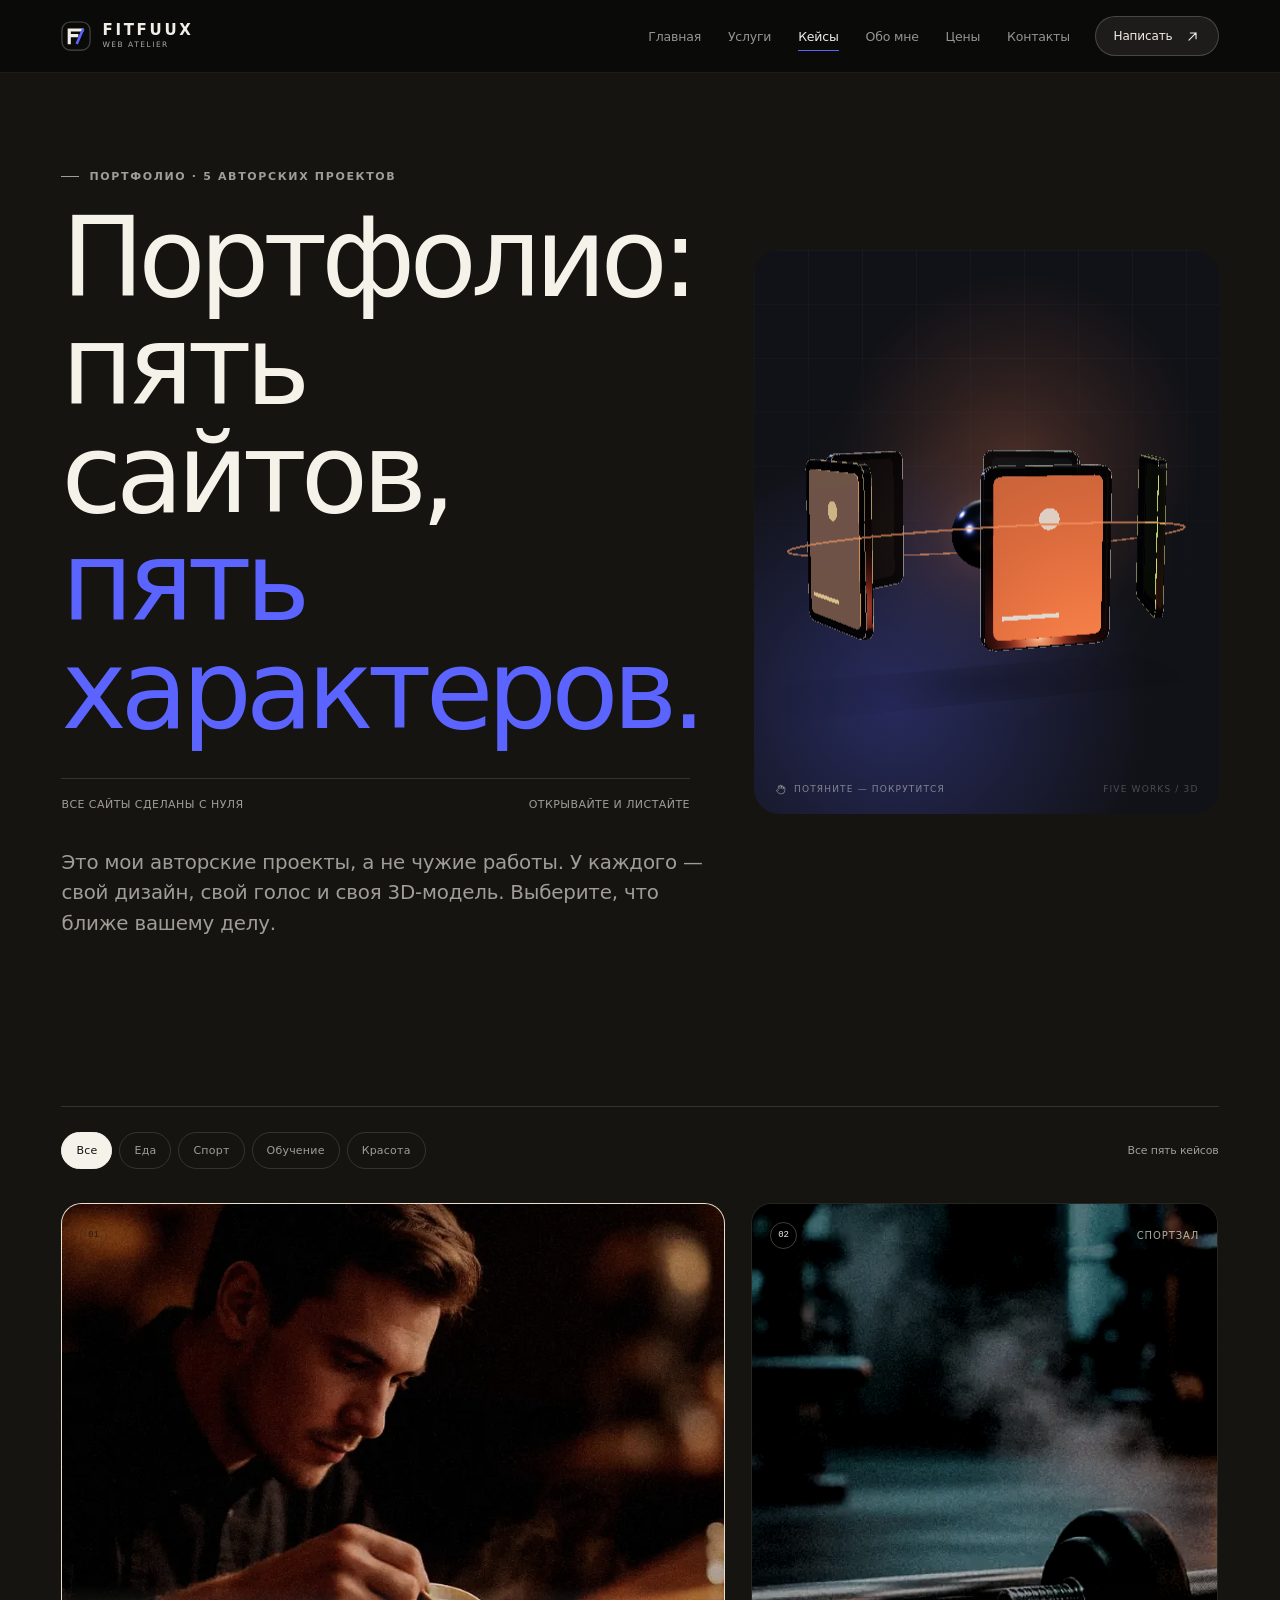
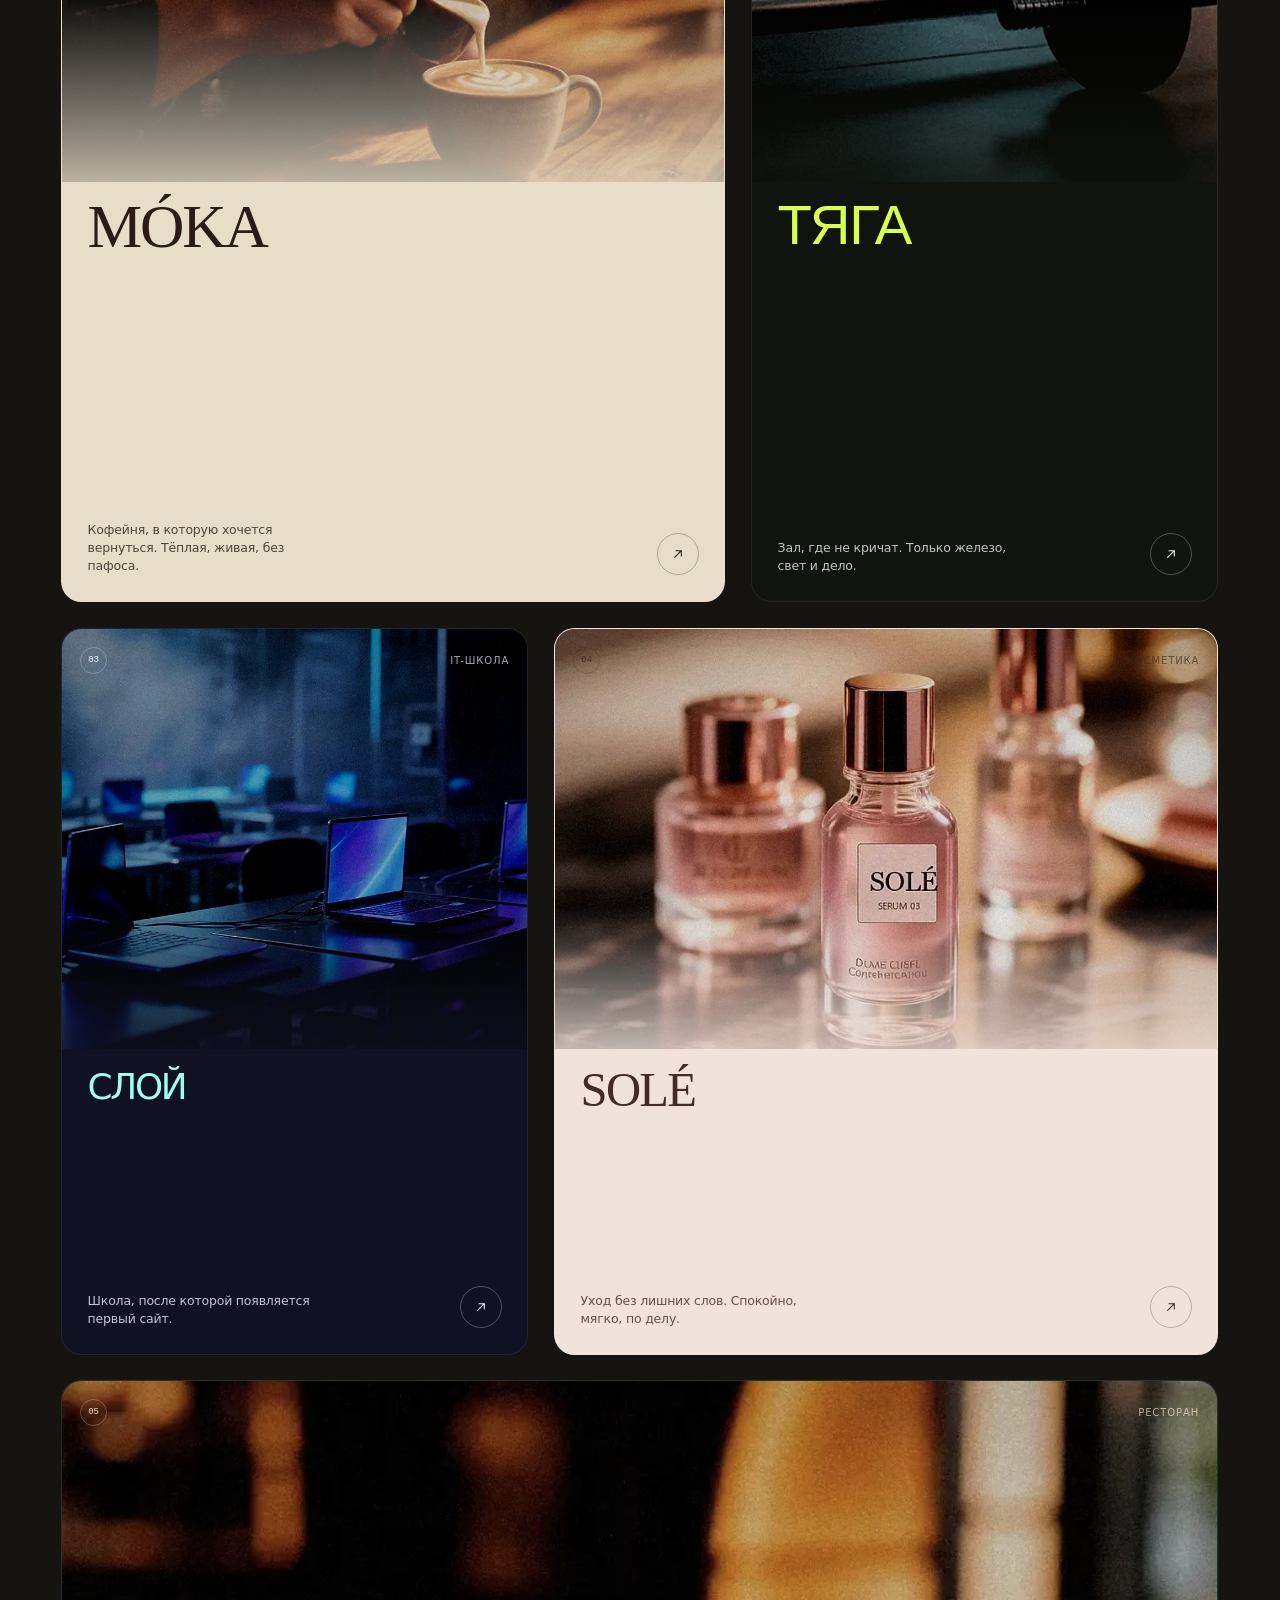
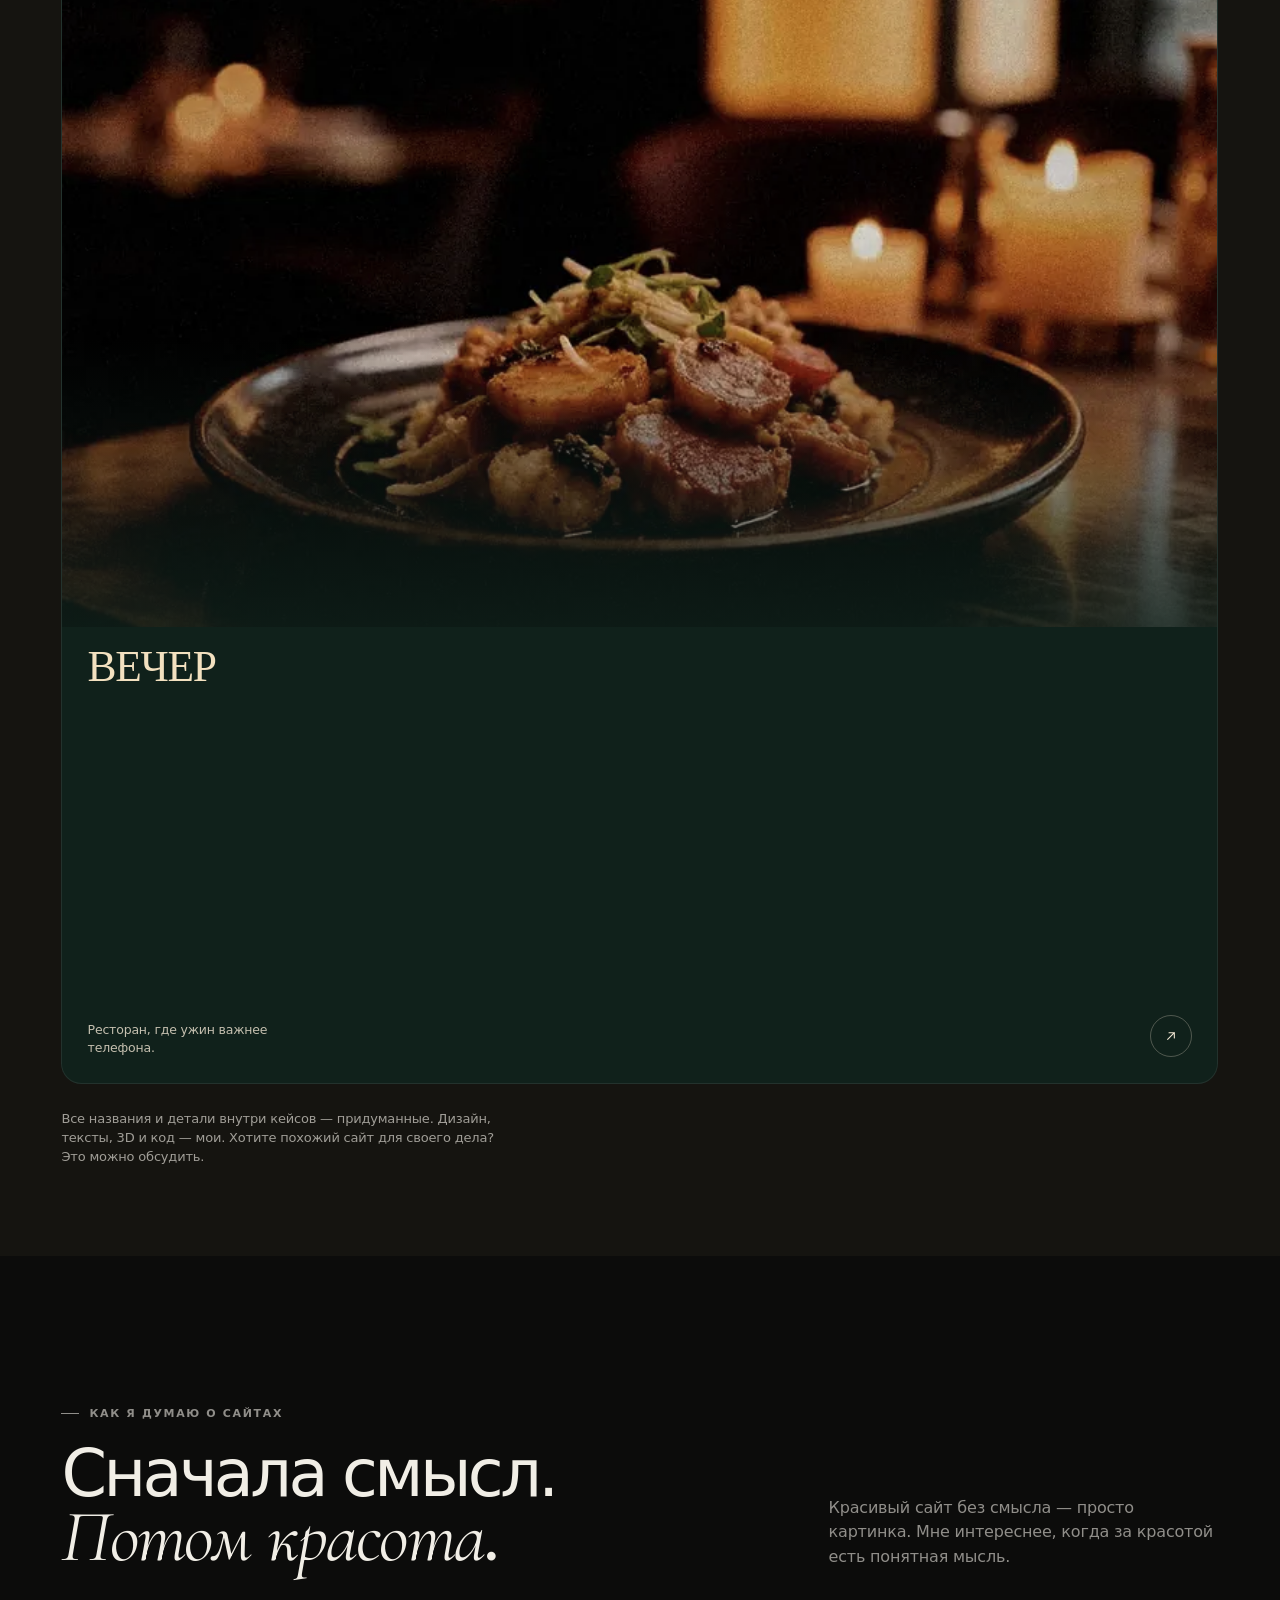
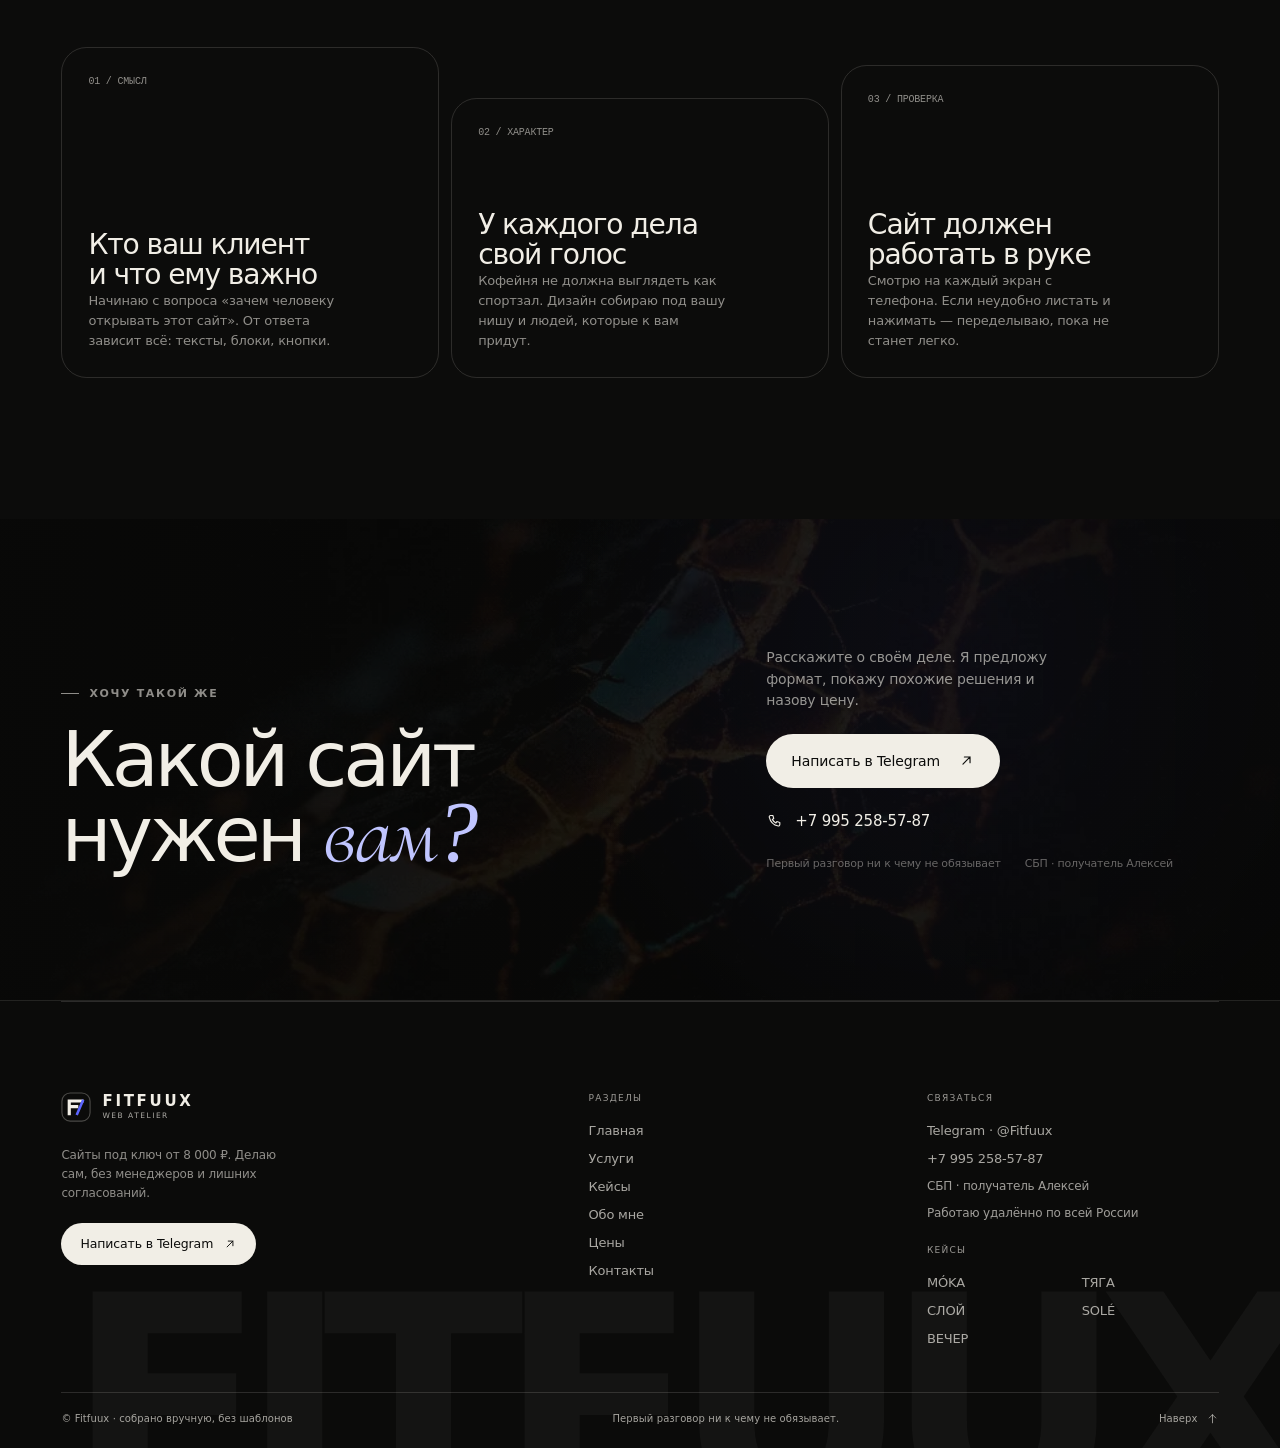
<file: portfolio.html>
<!DOCTYPE html>
<html lang="ru">
<head>
  <meta charset="utf-8">
  <meta name="viewport" content="width=device-width, initial-scale=1, viewport-fit=cover">
  <meta name="theme-color" content="#0C0C0B">
  <meta name="color-scheme" content="light">
  <title>Портфолио веб-дизайнера — 5 сайтов с характером | FITFUUX</title>
  <meta name="description" content="Авторское портфолио FITFUUX: сайты для кофейни, спортзала, IT-школы, косметики и ресторана. Разные стили, 3D-модели и живые тексты.">
  <link rel="canonical" href="https://fitfuuxdev.github.io/fitfuux/portfolio.html">
  <meta name="robots" content="index, follow, max-image-preview:large">
  <meta property="og:type" content="website">
  <meta property="og:locale" content="ru_RU">
  <meta property="og:site_name" content="FITFUUX">
  <meta property="og:title" content="Портфолио веб-дизайнера — 5 сайтов с характером | FITFUUX">
  <meta property="og:description" content="Авторское портфолио FITFUUX: сайты для кофейни, спортзала, IT-школы, косметики и ресторана. Разные стили, 3D-модели и живые тексты.">
  <meta property="og:url" content="https://fitfuuxdev.github.io/fitfuux/portfolio.html">
  <meta property="og:image" content="https://fitfuuxdev.github.io/fitfuux/assets/og/portfolio.jpg">
  <meta property="og:image:type" content="image/jpeg">
  <meta property="og:image:width" content="1200">
  <meta property="og:image:height" content="630">
  <meta property="og:image:alt" content="Портфолио веб-дизайнера — 5 сайтов с характером | FITFUUX">
  <meta name="twitter:card" content="summary_large_image">
  <meta name="twitter:title" content="Портфолио веб-дизайнера — 5 сайтов с характером | FITFUUX">
  <meta name="twitter:description" content="Авторское портфолио FITFUUX: сайты для кофейни, спортзала, IT-школы, косметики и ресторана. Разные стили, 3D-модели и живые тексты.">
  <meta name="twitter:image" content="https://fitfuuxdev.github.io/fitfuux/assets/og/portfolio.jpg">
  <meta name="twitter:image:alt" content="Портфолио веб-дизайнера — 5 сайтов с характером | FITFUUX">
  <link rel="icon" href="assets/brand/favicon.ico" sizes="any">
  <link rel="icon" href="assets/brand/favicon.svg" type="image/svg+xml">
  <link rel="icon" href="assets/brand/favicon-32.png" sizes="32x32" type="image/png">
  <link rel="apple-touch-icon" href="assets/brand/apple-touch-icon.png">
  <link rel="manifest" href="site.webmanifest">
  <link rel="stylesheet" href="assets/fonts/fonts.min.css">
  <link rel="stylesheet" href="assets/css/site.min.css">
  
  
  <script>document.documentElement.classList.add('js');window.addEventListener('load',function(){setTimeout(function(){if(!document.documentElement.classList.contains('motion-ready'))document.documentElement.classList.add('motion-fallback');},2600);},{once:true});</script>
  <script type="application/ld+json">{"@context":"https://schema.org","@graph":[{"@type":"ProfessionalService","@id":"https://fitfuuxdev.github.io/fitfuux/#studio","name":"FITFUUX","url":"https://fitfuuxdev.github.io/fitfuux/","image":"https://fitfuuxdev.github.io/fitfuux/assets/og/home.jpg","description":"Лендинги и сайты под ключ от 8 000 ₽. Дизайн, тексты, 3D, запуск.","telephone":"+7 995 258-57-87","priceRange":"8 000–12 000 ₽","founder":{"@type":"Person","name":"Алексей","jobTitle":"Веб-дизайнер и разработчик"},"sameAs":["https://t.me/Fitfuux"],"areaServed":"RU","makesOffer":[{"@type":"Offer","name":"Лендинг «Старт»","price":"8000","priceCurrency":"RUB"},{"@type":"Offer","name":"Лендинг под ключ","price":"12000","priceCurrency":"RUB"},{"@type":"Offer","name":"Доработка сайта","price":"2000","priceCurrency":"RUB"}]},{"@type":"WebPage","@id":"https://fitfuuxdev.github.io/fitfuux/portfolio.html#page","url":"https://fitfuuxdev.github.io/fitfuux/portfolio.html","name":"Портфолио веб-дизайнера — 5 сайтов с характером | FITFUUX","description":"Авторское портфолио FITFUUX: сайты для кофейни, спортзала, IT-школы, косметики и ресторана. Разные стили, 3D-модели и живые тексты.","inLanguage":"ru-RU","isPartOf":{"@id":"https://fitfuuxdev.github.io/fitfuux/#studio"},"primaryImageOfPage":"https://fitfuuxdev.github.io/fitfuux/assets/og/portfolio.jpg"},{"@type":"BreadcrumbList","itemListElement":[{"@type":"ListItem","position":1,"name":"Главная","item":"https://fitfuuxdev.github.io/fitfuux/"},{"@type":"ListItem","position":2,"name":"Портфолио","item":"https://fitfuuxdev.github.io/fitfuux/portfolio.html"}]}]}</script>
</head>
<body class="page page-portfolio">
<a class="skip-link" href="#main">К основному содержанию</a>
<span id="top" class="sr-only">Начало страницы</span>
<header class="site-header" data-header>
  <div class="shell header__inner">
    <a class="brand" href="index.html">
      <svg class="brand__mark" viewBox="0 0 40 40" fill="none" aria-hidden="true" focusable="false">
    <rect x="1.25" y="1.25" width="37.5" height="37.5" rx="11" stroke="currentColor" stroke-opacity=".28" stroke-width="1.5"/>
    <path d="M11 12h17M11 12v17M11 19.4h10" stroke="currentColor" stroke-width="4.2" stroke-linecap="square"/>
    <path d="M29 12 21.6 29" stroke="#5B64FF" stroke-width="3.4" stroke-linecap="square"/>
  </svg>
      <span class="brand__name"><span class="brand__word">FITFUUX</span><span class="brand__meta">web atelier</span></span>
    </a>
    <nav class="nav" aria-label="Основная навигация"><a href="index.html">Главная</a><a href="services.html">Услуги</a><a href="portfolio.html" aria-current="page">Кейсы</a><a href="about.html">Обо мне</a><a href="pricing.html">Цены</a><a href="contacts.html">Контакты</a></nav>
    <div class="header__actions">
      <a class="btn btn--header" href="contacts.html">Написать <svg  viewBox="0 0 24 24" fill="none" stroke="currentColor" stroke-width="1.6" stroke-linecap="round" stroke-linejoin="round" aria-hidden="true" focusable="false"><path d="M7 17 17 7M9 7h8v8"/></svg></a>
      <button class="menu-toggle" type="button" data-menu-open aria-expanded="false" aria-controls="site-menu">
        <span class="sr-only">Открыть меню</span>
        <span class="menu-toggle__lines" aria-hidden="true"></span>
      </button>
    </div>
  </div>
  <div class="header-line" aria-hidden="true"><span data-progress></span></div>
</header>
<dialog class="menu" id="site-menu" aria-labelledby="menu-title">
  <div class="menu__inner">
    <div class="menu__top">
      <a class="brand" href="index.html">
        <svg class="brand__mark" viewBox="0 0 40 40" fill="none" aria-hidden="true" focusable="false">
    <rect x="1.25" y="1.25" width="37.5" height="37.5" rx="11" stroke="currentColor" stroke-opacity=".28" stroke-width="1.5"/>
    <path d="M11 12h17M11 12v17M11 19.4h10" stroke="currentColor" stroke-width="4.2" stroke-linecap="square"/>
    <path d="M29 12 21.6 29" stroke="#5B64FF" stroke-width="3.4" stroke-linecap="square"/>
  </svg>
        <span class="brand__name"><span class="brand__word">FITFUUX</span><span class="brand__meta">web atelier</span></span>
      </a>
      <button class="menu__close" type="button" data-menu-close>
        <span class="sr-only">Закрыть меню</span>
        <svg  viewBox="0 0 24 24" fill="none" stroke="currentColor" stroke-width="1.6" stroke-linecap="round" stroke-linejoin="round" aria-hidden="true" focusable="false"><path d="m6 6 12 12M18 6 6 18"/></svg>
      </button>
    </div>
    <div class="menu__body">
      <p class="menu__label" id="menu-title">Куда дальше?</p>
      <nav class="menu__nav" aria-label="Мобильная навигация"><a href="index.html"><span>01</span>Главная</a><a href="services.html"><span>02</span>Услуги</a><a href="portfolio.html"><span>03</span>Кейсы</a><a href="about.html"><span>04</span>Обо мне</a><a href="pricing.html"><span>05</span>Цены</a><a href="contacts.html"><span>06</span>Контакты</a></nav>
      <div class="menu__foot">
        <div class="menu__contacts">
          <a href="https://t.me/Fitfuux" target="_blank" rel="noopener noreferrer">@Fitfuux</a>
          <a href="tel:+79952585787">+7 995 258-57-87</a>
          <span class="menu__note">Первый разговор ни к чему не обязывает. Отвечаю лично.</span>
        </div>
        <a class="btn btn--light btn--small" href="contacts.html">Написать <svg  viewBox="0 0 24 24" fill="none" stroke="currentColor" stroke-width="1.6" stroke-linecap="round" stroke-linejoin="round" aria-hidden="true" focusable="false"><path d="M7 17 17 7M9 7h8v8"/></svg></a>
      </div>
    </div>
  </div>
</dialog>
<main id="main">

<section class="portfolio-hero" aria-labelledby="portfolio-title">
  <div class="shell">
    <div class="portfolio-hero__inner">
      <div class="reveal">
        <p class="eyebrow">Портфолио · 5 авторских проектов</p>
        <h1 id="portfolio-title">Портфолио:<br>пять сайтов,<br><em>пять характеров.</em></h1>
        <div class="portfolio-hero__meta"><span>Все сайты сделаны с нуля</span><span>Открывайте и листайте</span></div>
      </div>
      <div class="portfolio-hero__visual reveal" data-reveal-delay="1">
        <div class="stage-card"><div class="scene " data-scene="carousel" role="img" tabindex="0" aria-label="Пять стеклянных панелей с цветами кейсов. Модель можно вращать.">
    <canvas class="scene__canvas" aria-hidden="true"></canvas>
    <div class="scene__fallback"><img src="assets/img/poster-carousel.webp" srcset="assets/img/poster-carousel-480.webp 480w, assets/img/poster-carousel.webp 706w" sizes="(max-width: 760px) 100vw, 50vw" width="706" height="783" alt="Пять стеклянных панелей с цветами кейсов. Модель можно вращать." loading="lazy" decoding="async"></div>
    <div class="scene__hud" aria-hidden="true">
      <span class="scene__hint"><svg  viewBox="0 0 24 24" fill="none" stroke="currentColor" stroke-width="1.6" stroke-linecap="round" stroke-linejoin="round" aria-hidden="true" focusable="false"><path d="M8 11V6.5a1.5 1.5 0 0 1 3 0V10m0-4.5a1.5 1.5 0 0 1 3 0V10m0-3a1.5 1.5 0 0 1 3 0v4m0-2a1.5 1.5 0 0 1 3 0v4.5a6.5 6.5 0 0 1-6.5 6.5h-1a6 6 0 0 1-4.6-2.2L5 14.8a1.5 1.5 0 0 1 2.2-2L8 13.5"/></svg> Потяните — покрутится</span>
      <span class="scene__label">FIVE WORKS / 3D</span>
    </div>
  </div></div>
      </div>
    </div>
    <p class="lead" style="max-width:52ch;margin-top:34px">Это мои авторские проекты, а не чужие работы. У каждого — свой дизайн, свой голос и своя 3D-модель. Выберите, что ближе вашему делу.</p>
  </div>
</section>
<section class="section section--tight" id="works">
  <div class="shell">
    <div class="portfolio-toolbar reveal" data-portfolio-filters>
      <div class="filters" role="group" aria-label="Фильтр кейсов">
        <button type="button" data-filter="all" class="is-active" aria-pressed="true">Все</button><button type="button" data-filter="food" class="" aria-pressed="false">Еда</button><button type="button" data-filter="sport" class="" aria-pressed="false">Спорт</button><button type="button" data-filter="education" class="" aria-pressed="false">Обучение</button><button type="button" data-filter="beauty" class="" aria-pressed="false">Красота</button>
      </div>
      <span class="toolbar-note" data-filter-status aria-live="polite">Все пять кейсов</span>
    </div>
    <div class="portfolio-grid reveal">
      <a data-work="food" class="work-card work-card--moka" href="cases/moka.html">
    <div class="work-card__media">
      <img src="assets/img/moka-hero-819.webp" srcset="assets/img/moka-hero-480.webp 480w, assets/img/moka-hero-800.webp 800w, assets/img/moka-hero-819.webp 819w" sizes="(max-width: 760px) 84vw, 38vw" width="819" height="1024" alt="MÓKA — Кофейня, в которую хочется вернуться. Тёплая, живая, без пафоса." loading="lazy" decoding="async">
      <div class="work-card__top">
        <span class="work-card__num">01</span>
        <span class="work-card__type">Кофейня</span>
      </div>
    </div>
    <div class="work-card__body">
      <span class="work-card__brand">MÓKA</span>
      <div class="work-card__row">
        <p class="work-card__desc">Кофейня, в которую хочется вернуться. Тёплая, живая, без пафоса.</p>
        <span class="work-card__arrow"><span class="work-card__open">Открыть</span><svg  viewBox="0 0 24 24" fill="none" stroke="currentColor" stroke-width="1.6" stroke-linecap="round" stroke-linejoin="round" aria-hidden="true" focusable="false"><path d="M7 17 17 7M9 7h8v8"/></svg></span>
      </div>
    </div>
  </a><a data-work="sport" class="work-card work-card--tyaga" href="cases/tyaga.html">
    <div class="work-card__media">
      <img src="assets/img/tyaga-hero-1024.webp" srcset="assets/img/tyaga-hero-480.webp 480w, assets/img/tyaga-hero-800.webp 800w, assets/img/tyaga-hero-1024.webp 1024w" sizes="(max-width: 760px) 84vw, 38vw" width="1024" height="640" alt="ТЯГА — Зал, где не кричат. Только железо, свет и дело." loading="lazy" decoding="async">
      <div class="work-card__top">
        <span class="work-card__num">02</span>
        <span class="work-card__type">Спортзал</span>
      </div>
    </div>
    <div class="work-card__body">
      <span class="work-card__brand">ТЯГА</span>
      <div class="work-card__row">
        <p class="work-card__desc">Зал, где не кричат. Только железо, свет и дело.</p>
        <span class="work-card__arrow"><span class="work-card__open">Открыть</span><svg  viewBox="0 0 24 24" fill="none" stroke="currentColor" stroke-width="1.6" stroke-linecap="round" stroke-linejoin="round" aria-hidden="true" focusable="false"><path d="M7 17 17 7M9 7h8v8"/></svg></span>
      </div>
    </div>
  </a><a data-work="education" class="work-card work-card--sloy" href="cases/sloy.html">
    <div class="work-card__media">
      <img src="assets/img/sloy-class-819.webp" srcset="assets/img/sloy-class-480.webp 480w, assets/img/sloy-class-800.webp 800w, assets/img/sloy-class-819.webp 819w" sizes="(max-width: 760px) 84vw, 38vw" width="819" height="1024" alt="СЛОЙ — Школа, после которой появляется первый сайт." loading="lazy" decoding="async">
      <div class="work-card__top">
        <span class="work-card__num">03</span>
        <span class="work-card__type">IT-школа</span>
      </div>
    </div>
    <div class="work-card__body">
      <span class="work-card__brand">СЛОЙ</span>
      <div class="work-card__row">
        <p class="work-card__desc">Школа, после которой появляется первый сайт.</p>
        <span class="work-card__arrow"><span class="work-card__open">Открыть</span><svg  viewBox="0 0 24 24" fill="none" stroke="currentColor" stroke-width="1.6" stroke-linecap="round" stroke-linejoin="round" aria-hidden="true" focusable="false"><path d="M7 17 17 7M9 7h8v8"/></svg></span>
      </div>
    </div>
  </a><a data-work="beauty" class="work-card work-card--sole" href="cases/sole.html">
    <div class="work-card__media">
      <img src="assets/img/sole-set-1024.webp" srcset="assets/img/sole-set-480.webp 480w, assets/img/sole-set-800.webp 800w, assets/img/sole-set-1024.webp 1024w" sizes="(max-width: 760px) 84vw, 38vw" width="1024" height="640" alt="SOLÉ — Уход без лишних слов. Спокойно, мягко, по делу." loading="lazy" decoding="async">
      <div class="work-card__top">
        <span class="work-card__num">04</span>
        <span class="work-card__type">Косметика</span>
      </div>
    </div>
    <div class="work-card__body">
      <span class="work-card__brand">SOLÉ</span>
      <div class="work-card__row">
        <p class="work-card__desc">Уход без лишних слов. Спокойно, мягко, по делу.</p>
        <span class="work-card__arrow"><span class="work-card__open">Открыть</span><svg  viewBox="0 0 24 24" fill="none" stroke="currentColor" stroke-width="1.6" stroke-linecap="round" stroke-linejoin="round" aria-hidden="true" focusable="false"><path d="M7 17 17 7M9 7h8v8"/></svg></span>
      </div>
    </div>
  </a><a data-work="food" class="work-card work-card--vecher" href="cases/vecher.html">
    <div class="work-card__media">
      <img src="assets/img/vecher-dish-900.webp" srcset="assets/img/vecher-dish-480.webp 480w, assets/img/vecher-dish-800.webp 800w, assets/img/vecher-dish-900.webp 900w" sizes="(max-width: 760px) 84vw, 38vw" width="900" height="900" alt="ВЕЧЕР — Ресторан, где ужин важнее телефона." loading="lazy" decoding="async">
      <div class="work-card__top">
        <span class="work-card__num">05</span>
        <span class="work-card__type">Ресторан</span>
      </div>
    </div>
    <div class="work-card__body">
      <span class="work-card__brand">ВЕЧЕР</span>
      <div class="work-card__row">
        <p class="work-card__desc">Ресторан, где ужин важнее телефона.</p>
        <span class="work-card__arrow"><span class="work-card__open">Открыть</span><svg  viewBox="0 0 24 24" fill="none" stroke="currentColor" stroke-width="1.6" stroke-linecap="round" stroke-linejoin="round" aria-hidden="true" focusable="false"><path d="M7 17 17 7M9 7h8v8"/></svg></span>
      </div>
    </div>
  </a>
    </div>
    <p class="small muted" style="max-width:55ch;margin-top:26px">Все названия и детали внутри кейсов — придуманные. Дизайн, тексты, 3D и код — мои. Хотите похожий сайт для своего дела? Это можно обсудить.</p>
  </div>
</section>
<section class="section section--dark">
  <div class="shell">
    <div class="section-head reveal">
      <div><p class="eyebrow eyebrow--light">Как я думаю о сайтах</p><h2>Сначала смысл. <span class="serif">Потом красота.</span></h2></div>
      <p class="section-head__aside">Красивый сайт без смысла — просто картинка. Мне интереснее, когда за красотой есть понятная мысль.</p>
    </div>
    <div class="portfolio-principles reveal-group">
      <div class="principle"><span class="principle__num">01 / СМЫСЛ</span><div><h3>Кто ваш клиент и что ему важно</h3><p>Начинаю с вопроса «зачем человеку открывать этот сайт». От ответа зависит всё: тексты, блоки, кнопки.</p></div></div>
      <div class="principle"><span class="principle__num">02 / ХАРАКТЕР</span><div><h3>У каждого дела свой голос</h3><p>Кофейня не должна выглядеть как спортзал. Дизайн собираю под вашу нишу и людей, которые к вам придут.</p></div></div>
      <div class="principle"><span class="principle__num">03 / ПРОВЕРКА</span><div><h3>Сайт должен работать в руке</h3><p>Смотрю на каждый экран с телефона. Если неудобно листать и нажимать — переделываю, пока не станет легко.</p></div></div>
    </div>
  </div>
</section>
<section class="cta-band">
  <img src="assets/img/cta-dark-1024.webp" srcset="assets/img/cta-dark-480.webp 480w, assets/img/cta-dark-800.webp 800w, assets/img/cta-dark-1024.webp 1024w" sizes="100vw" width="1024" height="576" alt="" loading="lazy" decoding="async" class="cta-band__bg" data-parallax="10">
  <div class="shell">
    <div class="cta-band__inner">
      <div>
        <p class="eyebrow eyebrow--light">Хочу такой же</p>
        <h2>Какой сайт нужен <span class="serif">вам?</span></h2>
      </div>
      <div class="cta-band__side">
        <p>Расскажите о своём деле. Я предложу формат, покажу похожие решения и назову цену.</p>
        <a class="btn btn--light" href="https://t.me/Fitfuux" target="_blank" rel="noopener noreferrer">Написать в Telegram <svg  viewBox="0 0 24 24" fill="none" stroke="currentColor" stroke-width="1.6" stroke-linecap="round" stroke-linejoin="round" aria-hidden="true" focusable="false"><path d="M7 17 17 7M9 7h8v8"/></svg></a>
        <a class="cta-contact" href="tel:+79952585787"><svg  viewBox="0 0 24 24" fill="none" stroke="currentColor" stroke-width="1.6" stroke-linecap="round" stroke-linejoin="round" aria-hidden="true" focusable="false"><path d="M6.6 3.5h3.1l1.2 4.2-2 1.3a13 13 0 0 0 5.1 5.1l1.3-2 4.2 1.2v3.1a2 2 0 0 1-2.2 2A16.8 16.8 0 0 1 4.6 5.7a2 2 0 0 1 2-2.2Z"/></svg> +7 995 258-57-87</a>
        <div class="cta-band__meta"><span>Первый разговор ни к чему не обязывает</span><span>СБП · получатель Алексей</span></div>
      </div>
    </div>
  </div>
</section>

</main>
<footer class="site-footer">
  <div class="shell">
    <div class="footer-grid">
      <div class="footer-brand">
        <a class="brand" href="index.html">
          <svg class="brand__mark" viewBox="0 0 40 40" fill="none" aria-hidden="true" focusable="false">
    <rect x="1.25" y="1.25" width="37.5" height="37.5" rx="11" stroke="currentColor" stroke-opacity=".28" stroke-width="1.5"/>
    <path d="M11 12h17M11 12v17M11 19.4h10" stroke="currentColor" stroke-width="4.2" stroke-linecap="square"/>
    <path d="M29 12 21.6 29" stroke="#5B64FF" stroke-width="3.4" stroke-linecap="square"/>
  </svg>
          <span class="brand__name"><span class="brand__word">FITFUUX</span><span class="brand__meta">web atelier</span></span>
        </a>
        <p>Сайты под ключ от 8 000 ₽. Делаю сам, без менеджеров и лишних согласований.</p>
        <a class="btn btn--light btn--small" style="margin-top:20px" href="https://t.me/Fitfuux" target="_blank" rel="noopener noreferrer">Написать в Telegram <svg  viewBox="0 0 24 24" fill="none" stroke="currentColor" stroke-width="1.6" stroke-linecap="round" stroke-linejoin="round" aria-hidden="true" focusable="false"><path d="M7 17 17 7M9 7h8v8"/></svg></a>
      </div>
      <div>
        <p class="footer-col__title">Разделы</p>
        <nav class="footer-links" aria-label="Разделы сайта"><a href="index.html">Главная</a><a href="services.html">Услуги</a><a href="portfolio.html">Кейсы</a><a href="about.html">Обо мне</a><a href="pricing.html">Цены</a><a href="contacts.html">Контакты</a></nav>
      </div>
      <div>
        <p class="footer-col__title">Связаться</p>
        <div class="footer-links">
          <a href="https://t.me/Fitfuux" target="_blank" rel="noopener noreferrer">Telegram · @Fitfuux</a>
          <a href="tel:+79952585787">+7 995 258-57-87</a>
          <span style="color:rgba(244,241,234,.64);font-size:12px">СБП · получатель Алексей</span>
          <span style="color:rgba(244,241,234,.64);font-size:12px">Работаю удалённо по всей России</span>
        </div>
        <div style="margin-top:22px">
          <p class="footer-col__title">Кейсы</p>
          <div class="footer-links footer-links--cases"><a href="cases/moka.html">MÓKA</a><a href="cases/tyaga.html">ТЯГА</a><a href="cases/sloy.html">СЛОЙ</a><a href="cases/sole.html">SOLÉ</a><a href="cases/vecher.html">ВЕЧЕР</a></div>
        </div>
      </div>
    </div>
    <div class="footer-bottom">
      <span>© Fitfuux · собрано вручную, без шаблонов</span>
      <span>Первый разговор ни к чему не обязывает.</span>
      <a href="#top">Наверх <svg  viewBox="0 0 24 24" fill="none" stroke="currentColor" stroke-width="1.6" stroke-linecap="round" stroke-linejoin="round" aria-hidden="true" focusable="false"><path d="M12 20V5M6 11l6-6 6 6"/></svg></a>
    </div>
  </div>
  <div class="footer-wordmark" aria-hidden="true">FITFUUX</div>
</footer>
<a class="mobile-cta" href="https://t.me/Fitfuux" target="_blank" rel="noopener noreferrer">
  <span><span style="display:block;color:#fff;font-size:13px;font-weight:500">Написать Алексею</span><span style="display:block;font-size:9px;margin-top:2px">@Fitfuux</span></span>
  <svg  viewBox="0 0 24 24" fill="none" stroke="currentColor" stroke-width="1.6" stroke-linecap="round" stroke-linejoin="round" aria-hidden="true" focusable="false"><path d="m21 3-3.2 17.1c-.2 1-.8 1.2-1.7.8l-4.6-3.4-2.2 2.1c-.3.3-.5.5-1 .5l.3-4.7L17.4 6c.5-.4-.1-.6-.8-.2L6.2 12.3l-4.5-1.4c-1-.3-1-1 .2-1.5L19.6 2c.8-.3 1.5.2 1.4 1Z"/></svg>
</a>
<noscript><style>.menu-toggle{display:none!important}@media(max-width:580px){.btn--header{display:inline-flex!important}}.mobile-cta{display:none!important}</style></noscript>
<script type="module" src="assets/js/app.min.js"></script>
</body>
</html>
</file>
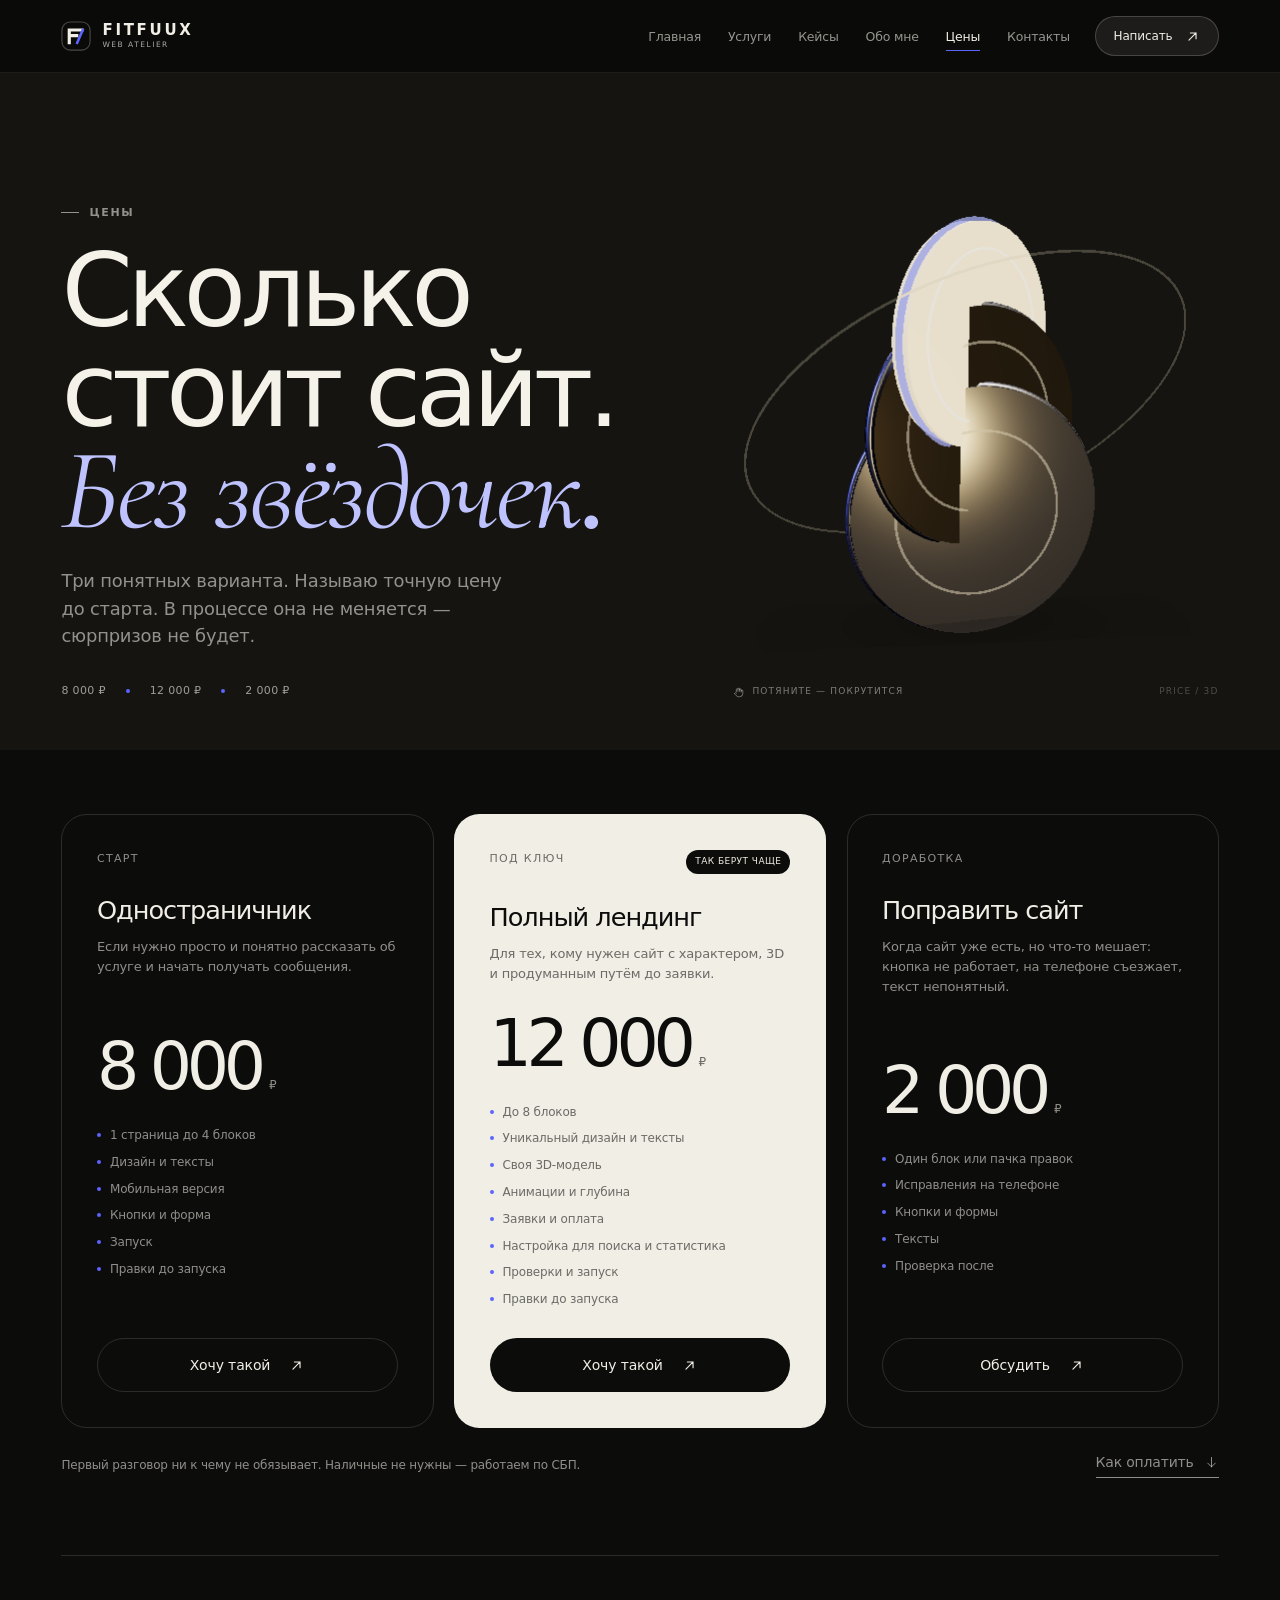
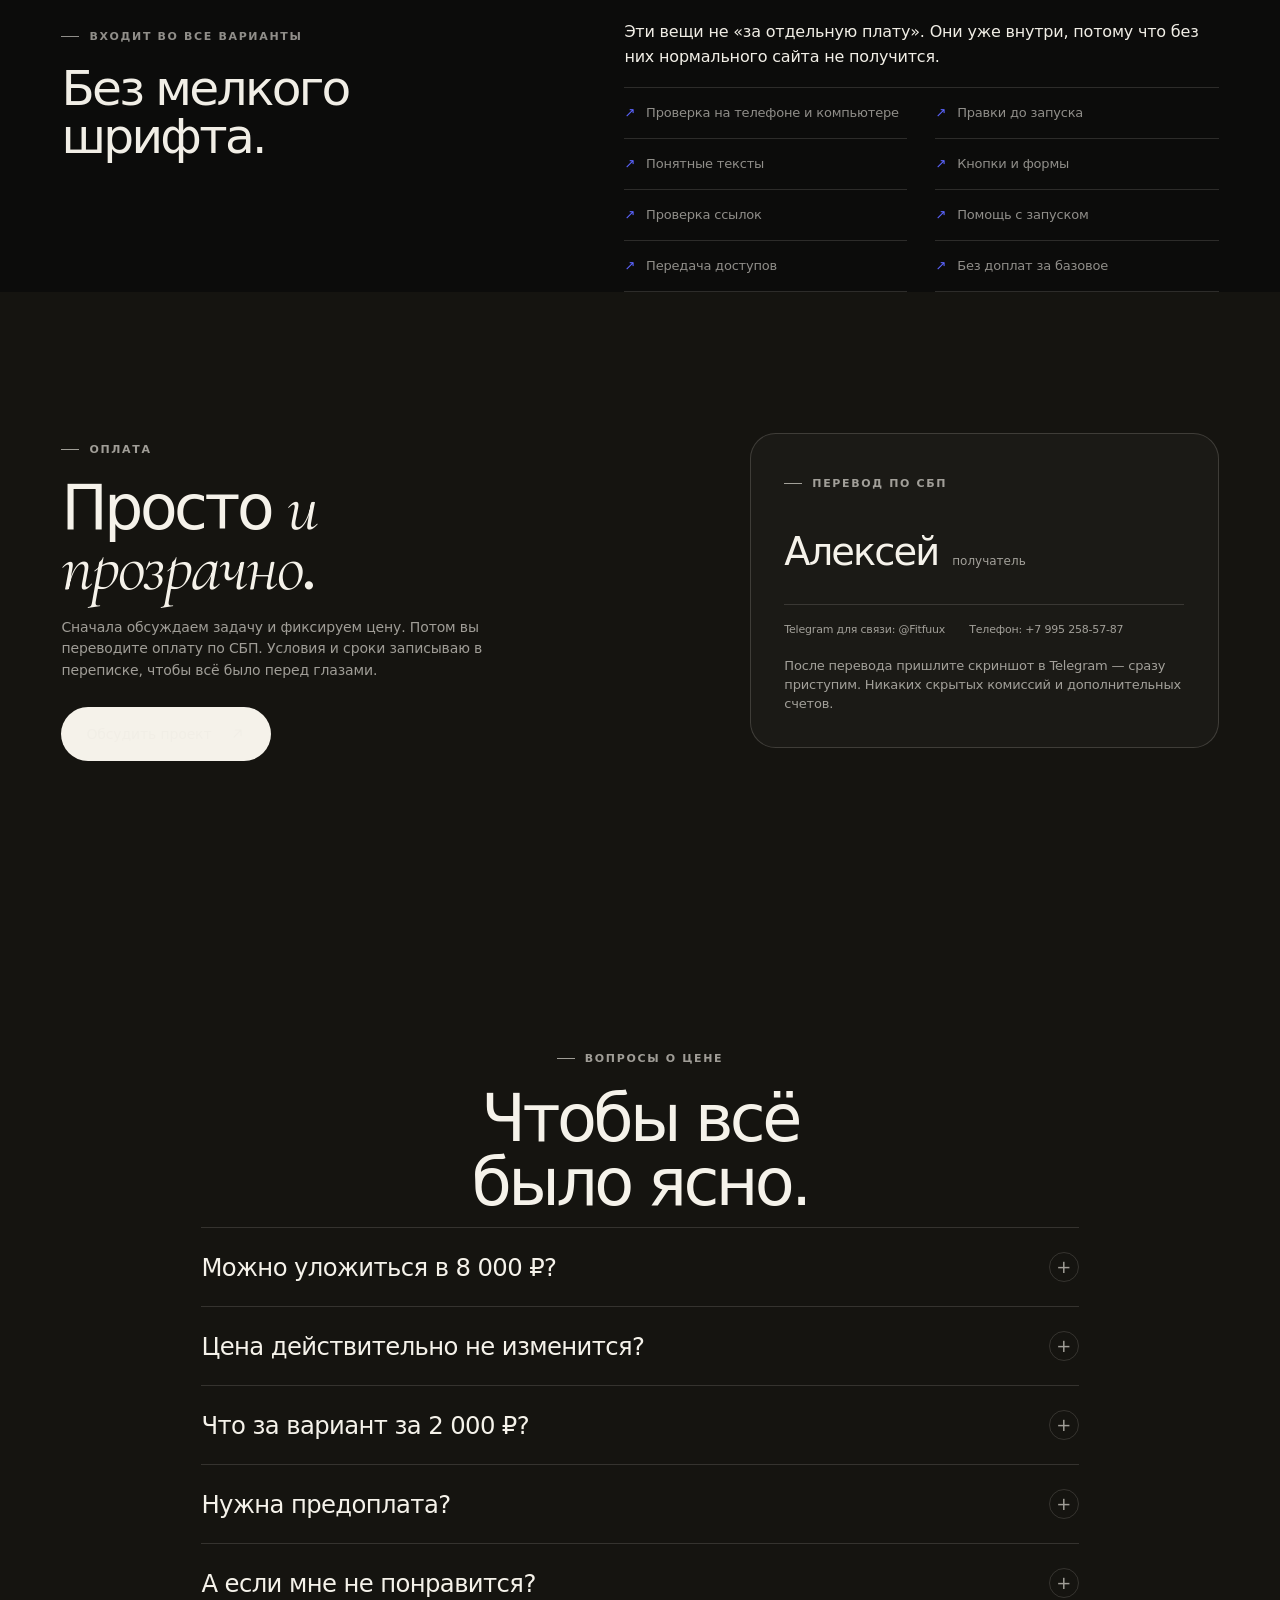
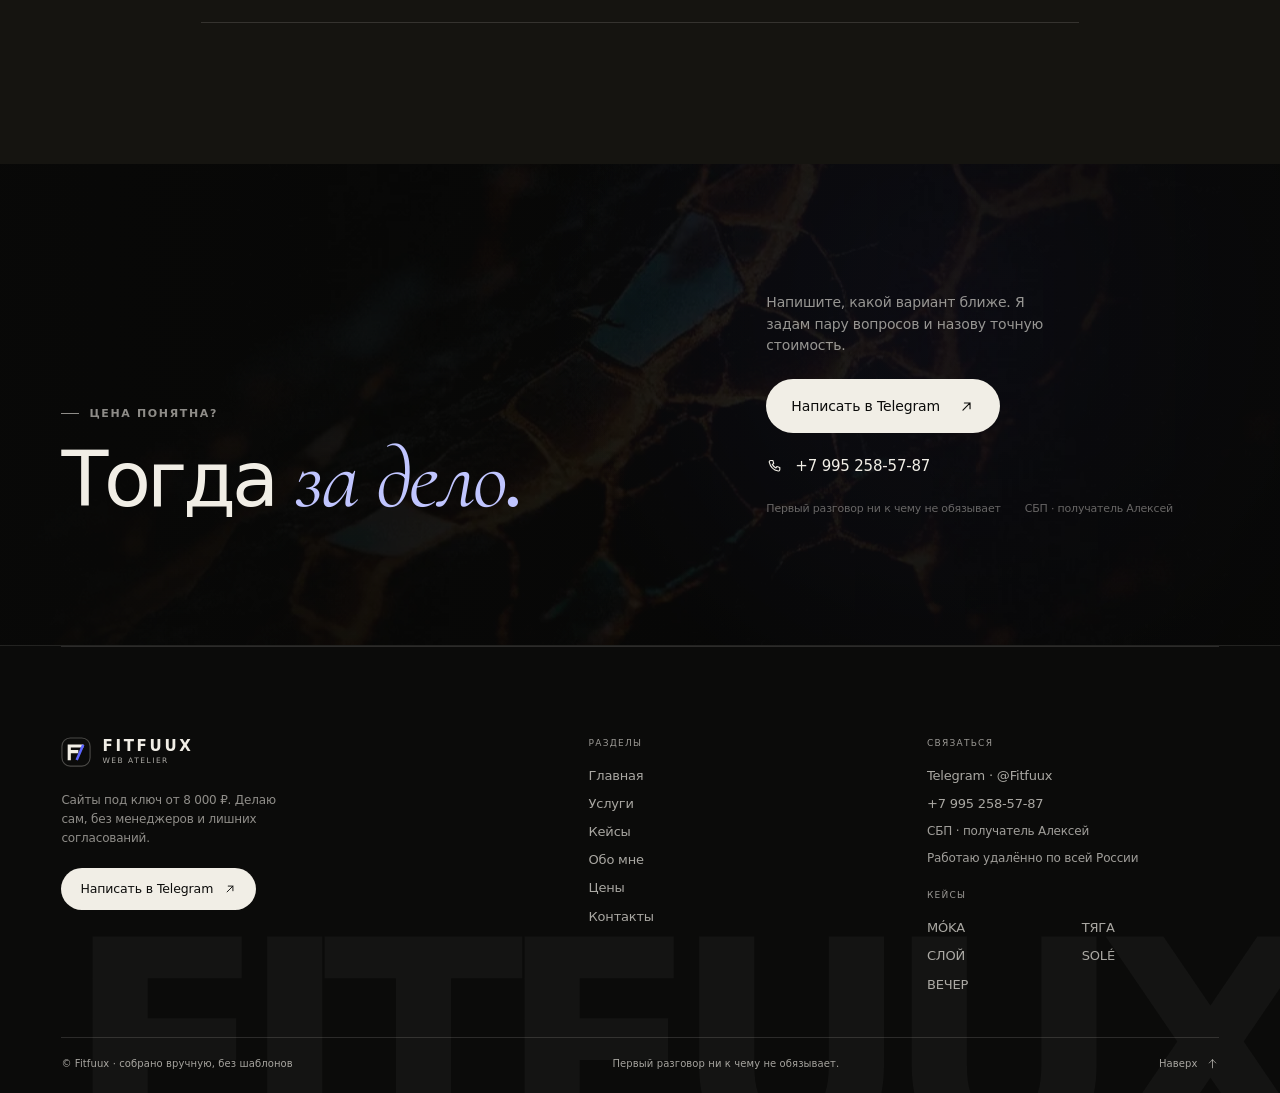
<file: pricing.html>
<!DOCTYPE html>
<html lang="ru">
<head>
  <meta charset="utf-8">
  <meta name="viewport" content="width=device-width, initial-scale=1, viewport-fit=cover">
  <meta name="theme-color" content="#0C0C0B">
  <meta name="color-scheme" content="light">
  <title>Цены на сайты — 8 000, 12 000 и 2 000 ₽ | FITFUUX</title>
  <meta name="description" content="Сколько стоит сайт: одностраничник от 8 000 ₽, лендинг под ключ за 12 000 ₽, доработка за 2 000 ₽. Цена фиксируется до старта, правки до запуска.">
  <link rel="canonical" href="https://fitfuuxdev.github.io/fitfuux/pricing.html">
  <meta name="robots" content="index, follow, max-image-preview:large">
  <meta property="og:type" content="website">
  <meta property="og:locale" content="ru_RU">
  <meta property="og:site_name" content="FITFUUX">
  <meta property="og:title" content="Цены на сайты — 8 000, 12 000 и 2 000 ₽ | FITFUUX">
  <meta property="og:description" content="Сколько стоит сайт: одностраничник от 8 000 ₽, лендинг под ключ за 12 000 ₽, доработка за 2 000 ₽. Цена фиксируется до старта, правки до запуска.">
  <meta property="og:url" content="https://fitfuuxdev.github.io/fitfuux/pricing.html">
  <meta property="og:image" content="https://fitfuuxdev.github.io/fitfuux/assets/og/pricing.jpg">
  <meta property="og:image:type" content="image/jpeg">
  <meta property="og:image:width" content="1200">
  <meta property="og:image:height" content="630">
  <meta property="og:image:alt" content="Цены на сайты — 8 000, 12 000 и 2 000 ₽ | FITFUUX">
  <meta name="twitter:card" content="summary_large_image">
  <meta name="twitter:title" content="Цены на сайты — 8 000, 12 000 и 2 000 ₽ | FITFUUX">
  <meta name="twitter:description" content="Сколько стоит сайт: одностраничник от 8 000 ₽, лендинг под ключ за 12 000 ₽, доработка за 2 000 ₽. Цена фиксируется до старта, правки до запуска.">
  <meta name="twitter:image" content="https://fitfuuxdev.github.io/fitfuux/assets/og/pricing.jpg">
  <meta name="twitter:image:alt" content="Цены на сайты — 8 000, 12 000 и 2 000 ₽ | FITFUUX">
  <link rel="icon" href="assets/brand/favicon.ico" sizes="any">
  <link rel="icon" href="assets/brand/favicon.svg" type="image/svg+xml">
  <link rel="icon" href="assets/brand/favicon-32.png" sizes="32x32" type="image/png">
  <link rel="apple-touch-icon" href="assets/brand/apple-touch-icon.png">
  <link rel="manifest" href="site.webmanifest">
  <link rel="stylesheet" href="assets/fonts/fonts.min.css">
  <link rel="stylesheet" href="assets/css/site.min.css">
  <link rel="preload" as="image" href="assets/img/brand-cube-1000.webp" imagesrcset="assets/img/brand-cube-480.webp 480w, assets/img/brand-cube-800.webp 800w, assets/img/brand-cube-1000.webp 1000w" imagesizes="100vw" fetchpriority="high">
  
  <script>document.documentElement.classList.add('js');window.addEventListener('load',function(){setTimeout(function(){if(!document.documentElement.classList.contains('motion-ready'))document.documentElement.classList.add('motion-fallback');},2600);},{once:true});</script>
  <script type="application/ld+json">{"@context":"https://schema.org","@graph":[{"@type":"ProfessionalService","@id":"https://fitfuuxdev.github.io/fitfuux/#studio","name":"FITFUUX","url":"https://fitfuuxdev.github.io/fitfuux/","image":"https://fitfuuxdev.github.io/fitfuux/assets/og/home.jpg","description":"Лендинги и сайты под ключ от 8 000 ₽. Дизайн, тексты, 3D, запуск.","telephone":"+7 995 258-57-87","priceRange":"8 000–12 000 ₽","founder":{"@type":"Person","name":"Алексей","jobTitle":"Веб-дизайнер и разработчик"},"sameAs":["https://t.me/Fitfuux"],"areaServed":"RU","makesOffer":[{"@type":"Offer","name":"Лендинг «Старт»","price":"8000","priceCurrency":"RUB"},{"@type":"Offer","name":"Лендинг под ключ","price":"12000","priceCurrency":"RUB"},{"@type":"Offer","name":"Доработка сайта","price":"2000","priceCurrency":"RUB"}]},{"@type":"WebPage","@id":"https://fitfuuxdev.github.io/fitfuux/pricing.html#page","url":"https://fitfuuxdev.github.io/fitfuux/pricing.html","name":"Цены на сайты — 8 000, 12 000 и 2 000 ₽ | FITFUUX","description":"Сколько стоит сайт: одностраничник от 8 000 ₽, лендинг под ключ за 12 000 ₽, доработка за 2 000 ₽. Цена фиксируется до старта, правки до запуска.","inLanguage":"ru-RU","isPartOf":{"@id":"https://fitfuuxdev.github.io/fitfuux/#studio"},"primaryImageOfPage":"https://fitfuuxdev.github.io/fitfuux/assets/og/pricing.jpg"},{"@type":"BreadcrumbList","itemListElement":[{"@type":"ListItem","position":1,"name":"Главная","item":"https://fitfuuxdev.github.io/fitfuux/"},{"@type":"ListItem","position":2,"name":"Цены","item":"https://fitfuuxdev.github.io/fitfuux/pricing.html"}]},{"@type":"FAQPage","mainEntity":[{"@type":"Question","name":"Можно уложиться в 8 000 ₽?","acceptedAnswer":{"@type":"Answer","text":"Да, если нужна одна страница и понятная задача. Если блоков больше или нужна 3D-модель, лучше подойдёт вариант за 12 000 ₽."}},{"@type":"Question","name":"Цена действительно не изменится?","acceptedAnswer":{"@type":"Answer","text":"Да. Я называю точную сумму до старта. Если вы хотите добавить что-то новое по ходу, сначала обсудим, как это повлияет на цену и срок."}},{"@type":"Question","name":"Что за вариант за 2 000 ₽?","acceptedAnswer":{"@type":"Answer","text":"Это небольшая доработка, если сайт уже есть. Например, поправить мобильную версию, кнопку, форму или собрать один новый блок."}},{"@type":"Question","name":"Нужна предоплата?","acceptedAnswer":{"@type":"Answer","text":"Условия оплаты фиксируем в начале. Работаю по СБП, получатель — Алексей."}},{"@type":"Question","name":"А если мне не понравится?","acceptedAnswer":{"@type":"Answer","text":"До запуска мы всё поправим. Я не запускаю сайт, который не нравится ни вам, ни мне."}}]}]}</script>
</head>
<body class="page page-pricing">
<a class="skip-link" href="#main">К основному содержанию</a>
<span id="top" class="sr-only">Начало страницы</span>
<header class="site-header" data-header>
  <div class="shell header__inner">
    <a class="brand" href="index.html">
      <svg class="brand__mark" viewBox="0 0 40 40" fill="none" aria-hidden="true" focusable="false">
    <rect x="1.25" y="1.25" width="37.5" height="37.5" rx="11" stroke="currentColor" stroke-opacity=".28" stroke-width="1.5"/>
    <path d="M11 12h17M11 12v17M11 19.4h10" stroke="currentColor" stroke-width="4.2" stroke-linecap="square"/>
    <path d="M29 12 21.6 29" stroke="#5B64FF" stroke-width="3.4" stroke-linecap="square"/>
  </svg>
      <span class="brand__name"><span class="brand__word">FITFUUX</span><span class="brand__meta">web atelier</span></span>
    </a>
    <nav class="nav" aria-label="Основная навигация"><a href="index.html">Главная</a><a href="services.html">Услуги</a><a href="portfolio.html">Кейсы</a><a href="about.html">Обо мне</a><a href="pricing.html" aria-current="page">Цены</a><a href="contacts.html">Контакты</a></nav>
    <div class="header__actions">
      <a class="btn btn--header" href="contacts.html">Написать <svg  viewBox="0 0 24 24" fill="none" stroke="currentColor" stroke-width="1.6" stroke-linecap="round" stroke-linejoin="round" aria-hidden="true" focusable="false"><path d="M7 17 17 7M9 7h8v8"/></svg></a>
      <button class="menu-toggle" type="button" data-menu-open aria-expanded="false" aria-controls="site-menu">
        <span class="sr-only">Открыть меню</span>
        <span class="menu-toggle__lines" aria-hidden="true"></span>
      </button>
    </div>
  </div>
  <div class="header-line" aria-hidden="true"><span data-progress></span></div>
</header>
<dialog class="menu" id="site-menu" aria-labelledby="menu-title">
  <div class="menu__inner">
    <div class="menu__top">
      <a class="brand" href="index.html">
        <svg class="brand__mark" viewBox="0 0 40 40" fill="none" aria-hidden="true" focusable="false">
    <rect x="1.25" y="1.25" width="37.5" height="37.5" rx="11" stroke="currentColor" stroke-opacity=".28" stroke-width="1.5"/>
    <path d="M11 12h17M11 12v17M11 19.4h10" stroke="currentColor" stroke-width="4.2" stroke-linecap="square"/>
    <path d="M29 12 21.6 29" stroke="#5B64FF" stroke-width="3.4" stroke-linecap="square"/>
  </svg>
        <span class="brand__name"><span class="brand__word">FITFUUX</span><span class="brand__meta">web atelier</span></span>
      </a>
      <button class="menu__close" type="button" data-menu-close>
        <span class="sr-only">Закрыть меню</span>
        <svg  viewBox="0 0 24 24" fill="none" stroke="currentColor" stroke-width="1.6" stroke-linecap="round" stroke-linejoin="round" aria-hidden="true" focusable="false"><path d="m6 6 12 12M18 6 6 18"/></svg>
      </button>
    </div>
    <div class="menu__body">
      <p class="menu__label" id="menu-title">Куда дальше?</p>
      <nav class="menu__nav" aria-label="Мобильная навигация"><a href="index.html"><span>01</span>Главная</a><a href="services.html"><span>02</span>Услуги</a><a href="portfolio.html"><span>03</span>Кейсы</a><a href="about.html"><span>04</span>Обо мне</a><a href="pricing.html"><span>05</span>Цены</a><a href="contacts.html"><span>06</span>Контакты</a></nav>
      <div class="menu__foot">
        <div class="menu__contacts">
          <a href="https://t.me/Fitfuux" target="_blank" rel="noopener noreferrer">@Fitfuux</a>
          <a href="tel:+79952585787">+7 995 258-57-87</a>
          <span class="menu__note">Первый разговор ни к чему не обязывает. Отвечаю лично.</span>
        </div>
        <a class="btn btn--light btn--small" href="contacts.html">Написать <svg  viewBox="0 0 24 24" fill="none" stroke="currentColor" stroke-width="1.6" stroke-linecap="round" stroke-linejoin="round" aria-hidden="true" focusable="false"><path d="M7 17 17 7M9 7h8v8"/></svg></a>
      </div>
    </div>
  </div>
</dialog>
<main id="main">

<section class="pricing-hero" aria-labelledby="pricing-title">
  <div class="shell">
    <div class="pricing-hero__grid">
      <div class="reveal">
        <p class="eyebrow eyebrow--light">Цены</p>
        <h1 id="pricing-title">Сколько стоит сайт.<br><span class="serif">Без звёздочек.</span></h1>
        <p class="pricing-hero__lead">Три понятных варианта. Называю точную цену до старта. В процессе она не меняется — сюрпризов не будет.</p>
        <div class="page-hero__meta"><span>8 000 ₽</span><span class="dot"></span><span>12 000 ₽</span><span class="dot"></span><span>2 000 ₽</span></div>
      </div>
      <div class="pricing-hero__visual reveal" data-reveal-delay="1">
        <div class="scene-stage"><div class="scene " data-scene="coins" role="img" tabindex="0" aria-label="Три металлических диска, парящие друг над другом. Модель можно вращать.">
    <canvas class="scene__canvas" aria-hidden="true"></canvas>
    <div class="scene__fallback"><img src="assets/img/poster-coins.webp" srcset="assets/img/poster-coins-480.webp 480w, assets/img/poster-coins.webp 738w" sizes="(max-width: 760px) 100vw, 50vw" width="738" height="769" alt="Три металлических диска, парящие друг над другом. Модель можно вращать." loading="eager" decoding="async" fetchpriority="high"></div>
    <div class="scene__hud" aria-hidden="true">
      <span class="scene__hint"><svg  viewBox="0 0 24 24" fill="none" stroke="currentColor" stroke-width="1.6" stroke-linecap="round" stroke-linejoin="round" aria-hidden="true" focusable="false"><path d="M8 11V6.5a1.5 1.5 0 0 1 3 0V10m0-4.5a1.5 1.5 0 0 1 3 0V10m0-3a1.5 1.5 0 0 1 3 0v4m0-2a1.5 1.5 0 0 1 3 0v4.5a6.5 6.5 0 0 1-6.5 6.5h-1a6 6 0 0 1-4.6-2.2L5 14.8a1.5 1.5 0 0 1 2.2-2L8 13.5"/></svg> Потяните — покрутится</span>
      <span class="scene__label">PRICE / 3D</span>
    </div>
  </div></div>
      </div>
    </div>
  </div>
</section>
<section class="pricing-section section--dark" id="plans">
  <div class="shell">
    <div class="pricing-grid reveal-group">
      <article class="plan">
    <div class="plan__top">
      <span class="plan__label">Старт</span>
      
    </div>
    <div>
      <h3>Одностраничник</h3>
      <p class="plan__desc" style="margin-top:12px">Если нужно просто и понятно рассказать об услуге и начать получать сообщения.</p>
    </div>
    <div class="plan__price">8 000 <small>₽</small></div>
    <ul class="plan__list"><li>1 страница до 4 блоков</li><li>Дизайн и тексты</li><li>Мобильная версия</li><li>Кнопки и форма</li><li>Запуск</li><li>Правки до запуска</li></ul>
    <div class="plan__actions">
      <a class="btn btn--ghost" href="contacts.html">Хочу такой <svg  viewBox="0 0 24 24" fill="none" stroke="currentColor" stroke-width="1.6" stroke-linecap="round" stroke-linejoin="round" aria-hidden="true" focusable="false"><path d="M7 17 17 7M9 7h8v8"/></svg></a>
    </div>
  </article>
      <article class="plan plan--featured">
    <div class="plan__top">
      <span class="plan__label">Под ключ</span>
      <span class="plan__badge">Так берут чаще</span>
    </div>
    <div>
      <h3>Полный лендинг</h3>
      <p class="plan__desc" style="margin-top:12px">Для тех, кому нужен сайт с характером, 3D и продуманным путём до заявки.</p>
    </div>
    <div class="plan__price">12 000 <small>₽</small></div>
    <ul class="plan__list"><li>До 8 блоков</li><li>Уникальный дизайн и тексты</li><li>Своя 3D-модель</li><li>Анимации и глубина</li><li>Заявки и оплата</li><li>Настройка для поиска и статистика</li><li>Проверки и запуск</li><li>Правки до запуска</li></ul>
    <div class="plan__actions">
      <a class="btn btn--light" href="contacts.html">Хочу такой <svg  viewBox="0 0 24 24" fill="none" stroke="currentColor" stroke-width="1.6" stroke-linecap="round" stroke-linejoin="round" aria-hidden="true" focusable="false"><path d="M7 17 17 7M9 7h8v8"/></svg></a>
    </div>
  </article>
      <article class="plan">
    <div class="plan__top">
      <span class="plan__label">Доработка</span>
      
    </div>
    <div>
      <h3>Поправить сайт</h3>
      <p class="plan__desc" style="margin-top:12px">Когда сайт уже есть, но что-то мешает: кнопка не работает, на телефоне съезжает, текст непонятный.</p>
    </div>
    <div class="plan__price">2 000 <small>₽</small></div>
    <ul class="plan__list"><li>Один блок или пачка правок</li><li>Исправления на телефоне</li><li>Кнопки и формы</li><li>Тексты</li><li>Проверка после</li></ul>
    <div class="plan__actions">
      <a class="btn btn--ghost" href="contacts.html">Обсудить <svg  viewBox="0 0 24 24" fill="none" stroke="currentColor" stroke-width="1.6" stroke-linecap="round" stroke-linejoin="round" aria-hidden="true" focusable="false"><path d="M7 17 17 7M9 7h8v8"/></svg></a>
    </div>
  </article>
    </div>
    <div class="plans-note"><span>Первый разговор ни к чему не обязывает. Наличные не нужны — работаем по СБП.</span><a class="text-link" href="#payment">Как оплатить <svg  viewBox="0 0 24 24" fill="none" stroke="currentColor" stroke-width="1.6" stroke-linecap="round" stroke-linejoin="round" aria-hidden="true" focusable="false"><path d="M12 4v15M6 13l6 6 6-6"/></svg></a></div>
  </div>
  <div class="shell">
    <div class="pricing-details">
      <div class="reveal"><p class="eyebrow eyebrow--light">Входит во все варианты</p><h2>Без мелкого шрифта.</h2></div>
      <div class="reveal" data-reveal-delay="1">
        <p style="margin-bottom:17px">Эти вещи не «за отдельную плату». Они уже внутри, потому что без них нормального сайта не получится.</p>
        <div class="included__list" style="border-top-color:var(--line-dark)"><div class="included__item" style="border-bottom-color:var(--line-dark);color:var(--mute-dark)">Проверка на телефоне и компьютере</div><div class="included__item" style="border-bottom-color:var(--line-dark);color:var(--mute-dark)">Правки до запуска</div><div class="included__item" style="border-bottom-color:var(--line-dark);color:var(--mute-dark)">Понятные тексты</div><div class="included__item" style="border-bottom-color:var(--line-dark);color:var(--mute-dark)">Кнопки и формы</div><div class="included__item" style="border-bottom-color:var(--line-dark);color:var(--mute-dark)">Проверка ссылок</div><div class="included__item" style="border-bottom-color:var(--line-dark);color:var(--mute-dark)">Помощь с запуском</div><div class="included__item" style="border-bottom-color:var(--line-dark);color:var(--mute-dark)">Передача доступов</div><div class="included__item" style="border-bottom-color:var(--line-dark);color:var(--mute-dark)">Без доплат за базовое</div></div>
      </div>
    </div>
  </div>
</section>
<section class="section section--cream" id="payment">
  <div class="shell">
    <div class="payment">
      <div class="reveal">
        <p class="eyebrow">Оплата</p>
        <h2 style="font-size:clamp(36px,4.8vw,64px);max-width:10ch">Просто <span class="serif">и прозрачно.</span></h2>
        <p class="lead" style="margin-top:18px;font-size:14px">Сначала обсуждаем задачу и фиксируем цену. Потом вы переводите оплату по СБП. Условия и сроки записываю в переписке, чтобы всё было перед глазами.</p>
        <div style="margin-top:25px"><a class="btn btn--dark" href="contacts.html">Обсудить проект <svg  viewBox="0 0 24 24" fill="none" stroke="currentColor" stroke-width="1.6" stroke-linecap="round" stroke-linejoin="round" aria-hidden="true" focusable="false"><path d="M7 17 17 7M9 7h8v8"/></svg></a></div>
      </div>
      <div class="payment__box reveal" data-reveal-delay="1">
        <p class="eyebrow">Перевод по СБП</p>
        <div class="payment__recipient">Алексей <span>получатель</span></div>
        <div class="payment__details"><span>Telegram для связи: @Fitfuux</span><span>Телефон: +7 995 258-57-87</span></div>
        <p class="small" style="margin-top:19px;color:var(--mute-light)">После перевода пришлите скриншот в Telegram — сразу приступим. Никаких скрытых комиссий и дополнительных счетов.</p>
      </div>
    </div>
  </div>
</section>
<section class="section">
  <div class="shell--narrow" style="width:min(100%,1000px);margin-inline:auto;padding-inline:var(--gutter)">
    <div class="section-head--center reveal"><p class="eyebrow" style="justify-content:center">Вопросы о цене</p><h2 style="max-width:12ch;margin-inline:auto">Чтобы всё было ясно.</h2></div>
    <div class="faq reveal" style="margin-top:12px" id="faq">
      <details class="faq__item"><summary>Можно уложиться в 8 000 ₽?</summary><div class="faq__answer">Да, если нужна одна страница и понятная задача. Если блоков больше или нужна 3D-модель, лучше подойдёт вариант за 12 000 ₽.</div></details><details class="faq__item"><summary>Цена действительно не изменится?</summary><div class="faq__answer">Да. Я называю точную сумму до старта. Если вы хотите добавить что-то новое по ходу, сначала обсудим, как это повлияет на цену и срок.</div></details><details class="faq__item"><summary>Что за вариант за 2 000 ₽?</summary><div class="faq__answer">Это небольшая доработка, если сайт уже есть. Например, поправить мобильную версию, кнопку, форму или собрать один новый блок.</div></details><details class="faq__item"><summary>Нужна предоплата?</summary><div class="faq__answer">Условия оплаты фиксируем в начале. Работаю по СБП, получатель — Алексей.</div></details><details class="faq__item"><summary>А если мне не понравится?</summary><div class="faq__answer">До запуска мы всё поправим. Я не запускаю сайт, который не нравится ни вам, ни мне.</div></details>
    </div>
  </div>
</section>
<section class="cta-band">
  <img src="assets/img/cta-dark-1024.webp" srcset="assets/img/cta-dark-480.webp 480w, assets/img/cta-dark-800.webp 800w, assets/img/cta-dark-1024.webp 1024w" sizes="100vw" width="1024" height="576" alt="" loading="lazy" decoding="async" class="cta-band__bg" data-parallax="10">
  <div class="shell">
    <div class="cta-band__inner">
      <div>
        <p class="eyebrow eyebrow--light">Цена понятна?</p>
        <h2>Тогда <span class="serif">за дело.</span></h2>
      </div>
      <div class="cta-band__side">
        <p>Напишите, какой вариант ближе. Я задам пару вопросов и назову точную стоимость.</p>
        <a class="btn btn--light" href="https://t.me/Fitfuux" target="_blank" rel="noopener noreferrer">Написать в Telegram <svg  viewBox="0 0 24 24" fill="none" stroke="currentColor" stroke-width="1.6" stroke-linecap="round" stroke-linejoin="round" aria-hidden="true" focusable="false"><path d="M7 17 17 7M9 7h8v8"/></svg></a>
        <a class="cta-contact" href="tel:+79952585787"><svg  viewBox="0 0 24 24" fill="none" stroke="currentColor" stroke-width="1.6" stroke-linecap="round" stroke-linejoin="round" aria-hidden="true" focusable="false"><path d="M6.6 3.5h3.1l1.2 4.2-2 1.3a13 13 0 0 0 5.1 5.1l1.3-2 4.2 1.2v3.1a2 2 0 0 1-2.2 2A16.8 16.8 0 0 1 4.6 5.7a2 2 0 0 1 2-2.2Z"/></svg> +7 995 258-57-87</a>
        <div class="cta-band__meta"><span>Первый разговор ни к чему не обязывает</span><span>СБП · получатель Алексей</span></div>
      </div>
    </div>
  </div>
</section>

</main>
<footer class="site-footer">
  <div class="shell">
    <div class="footer-grid">
      <div class="footer-brand">
        <a class="brand" href="index.html">
          <svg class="brand__mark" viewBox="0 0 40 40" fill="none" aria-hidden="true" focusable="false">
    <rect x="1.25" y="1.25" width="37.5" height="37.5" rx="11" stroke="currentColor" stroke-opacity=".28" stroke-width="1.5"/>
    <path d="M11 12h17M11 12v17M11 19.4h10" stroke="currentColor" stroke-width="4.2" stroke-linecap="square"/>
    <path d="M29 12 21.6 29" stroke="#5B64FF" stroke-width="3.4" stroke-linecap="square"/>
  </svg>
          <span class="brand__name"><span class="brand__word">FITFUUX</span><span class="brand__meta">web atelier</span></span>
        </a>
        <p>Сайты под ключ от 8 000 ₽. Делаю сам, без менеджеров и лишних согласований.</p>
        <a class="btn btn--light btn--small" style="margin-top:20px" href="https://t.me/Fitfuux" target="_blank" rel="noopener noreferrer">Написать в Telegram <svg  viewBox="0 0 24 24" fill="none" stroke="currentColor" stroke-width="1.6" stroke-linecap="round" stroke-linejoin="round" aria-hidden="true" focusable="false"><path d="M7 17 17 7M9 7h8v8"/></svg></a>
      </div>
      <div>
        <p class="footer-col__title">Разделы</p>
        <nav class="footer-links" aria-label="Разделы сайта"><a href="index.html">Главная</a><a href="services.html">Услуги</a><a href="portfolio.html">Кейсы</a><a href="about.html">Обо мне</a><a href="pricing.html">Цены</a><a href="contacts.html">Контакты</a></nav>
      </div>
      <div>
        <p class="footer-col__title">Связаться</p>
        <div class="footer-links">
          <a href="https://t.me/Fitfuux" target="_blank" rel="noopener noreferrer">Telegram · @Fitfuux</a>
          <a href="tel:+79952585787">+7 995 258-57-87</a>
          <span style="color:rgba(244,241,234,.64);font-size:12px">СБП · получатель Алексей</span>
          <span style="color:rgba(244,241,234,.64);font-size:12px">Работаю удалённо по всей России</span>
        </div>
        <div style="margin-top:22px">
          <p class="footer-col__title">Кейсы</p>
          <div class="footer-links footer-links--cases"><a href="cases/moka.html">MÓKA</a><a href="cases/tyaga.html">ТЯГА</a><a href="cases/sloy.html">СЛОЙ</a><a href="cases/sole.html">SOLÉ</a><a href="cases/vecher.html">ВЕЧЕР</a></div>
        </div>
      </div>
    </div>
    <div class="footer-bottom">
      <span>© Fitfuux · собрано вручную, без шаблонов</span>
      <span>Первый разговор ни к чему не обязывает.</span>
      <a href="#top">Наверх <svg  viewBox="0 0 24 24" fill="none" stroke="currentColor" stroke-width="1.6" stroke-linecap="round" stroke-linejoin="round" aria-hidden="true" focusable="false"><path d="M12 20V5M6 11l6-6 6 6"/></svg></a>
    </div>
  </div>
  <div class="footer-wordmark" aria-hidden="true">FITFUUX</div>
</footer>
<a class="mobile-cta" href="https://t.me/Fitfuux" target="_blank" rel="noopener noreferrer">
  <span><span style="display:block;color:#fff;font-size:13px;font-weight:500">Написать Алексею</span><span style="display:block;font-size:9px;margin-top:2px">@Fitfuux</span></span>
  <svg  viewBox="0 0 24 24" fill="none" stroke="currentColor" stroke-width="1.6" stroke-linecap="round" stroke-linejoin="round" aria-hidden="true" focusable="false"><path d="m21 3-3.2 17.1c-.2 1-.8 1.2-1.7.8l-4.6-3.4-2.2 2.1c-.3.3-.5.5-1 .5l.3-4.7L17.4 6c.5-.4-.1-.6-.8-.2L6.2 12.3l-4.5-1.4c-1-.3-1-1 .2-1.5L19.6 2c.8-.3 1.5.2 1.4 1Z"/></svg>
</a>
<noscript><style>.menu-toggle{display:none!important}@media(max-width:580px){.btn--header{display:inline-flex!important}}.mobile-cta{display:none!important}</style></noscript>
<script type="module" src="assets/js/app.min.js"></script>
</body>
</html>
</file>
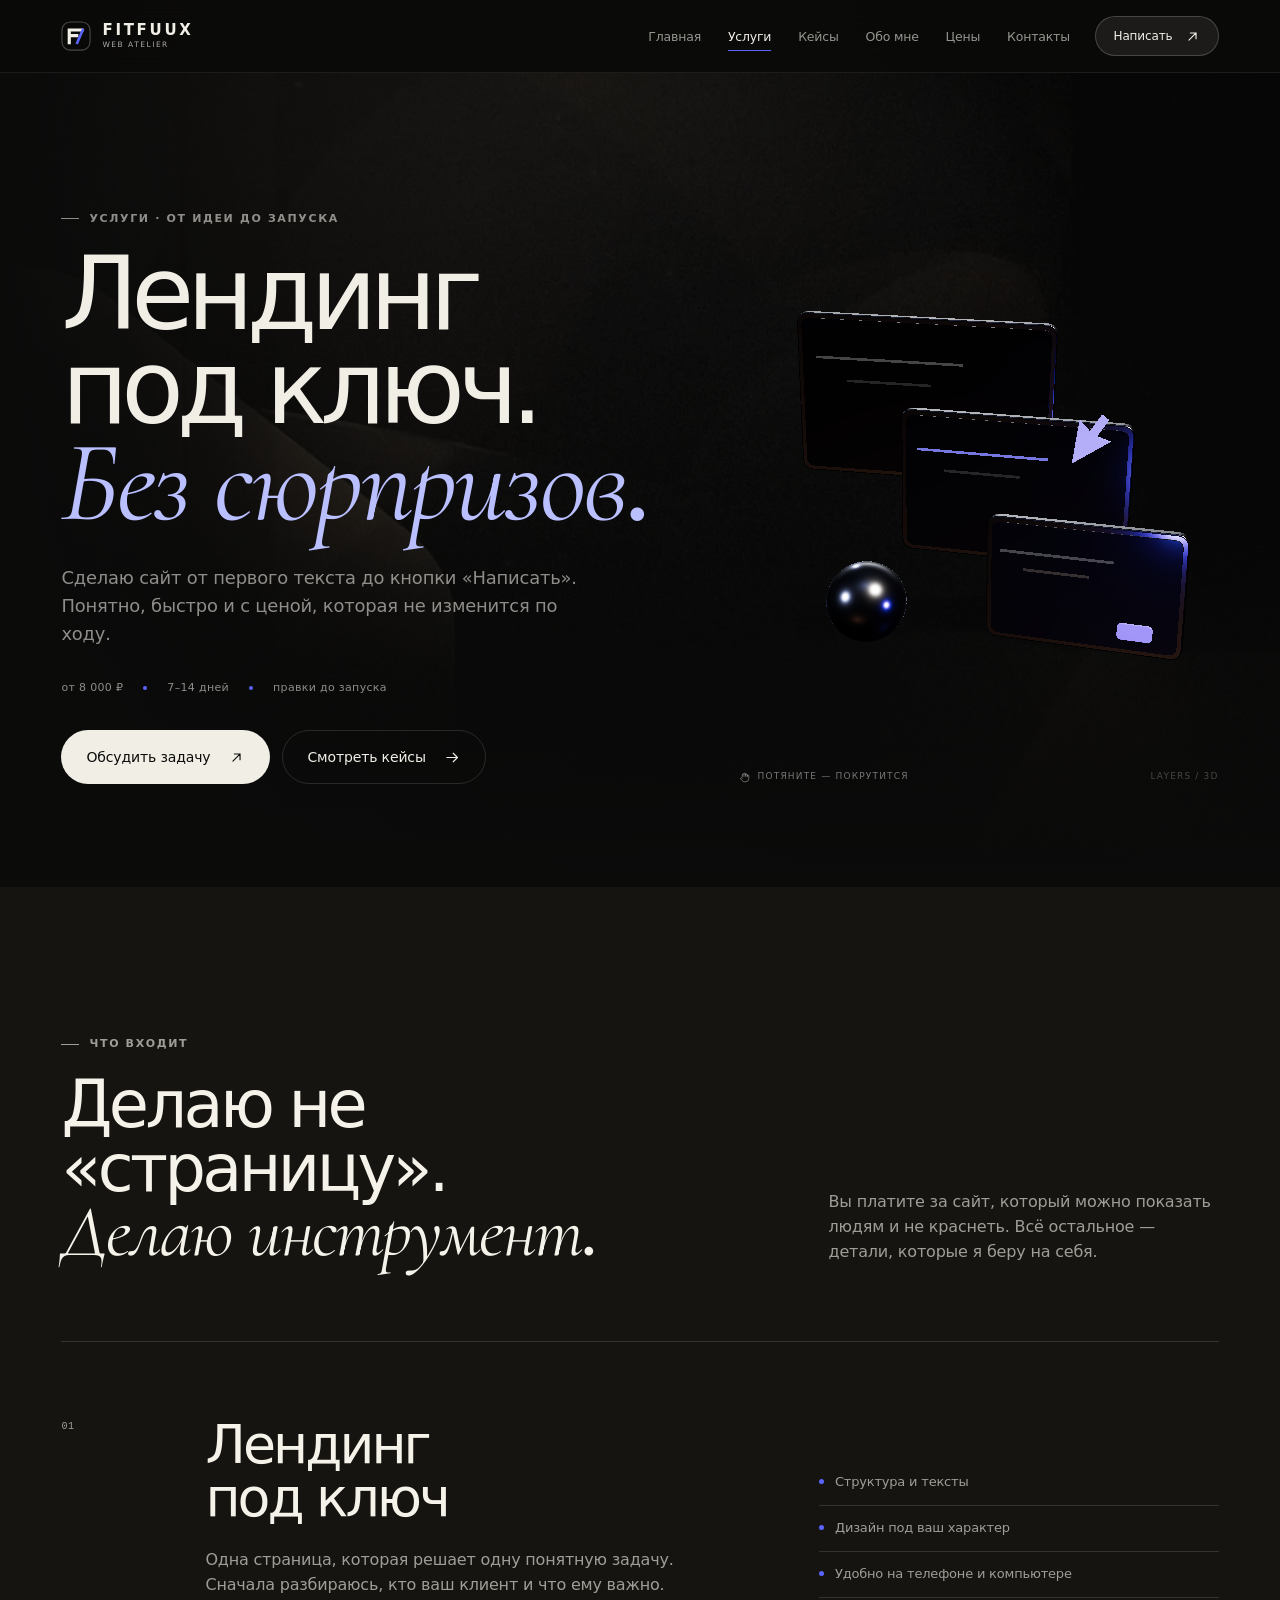
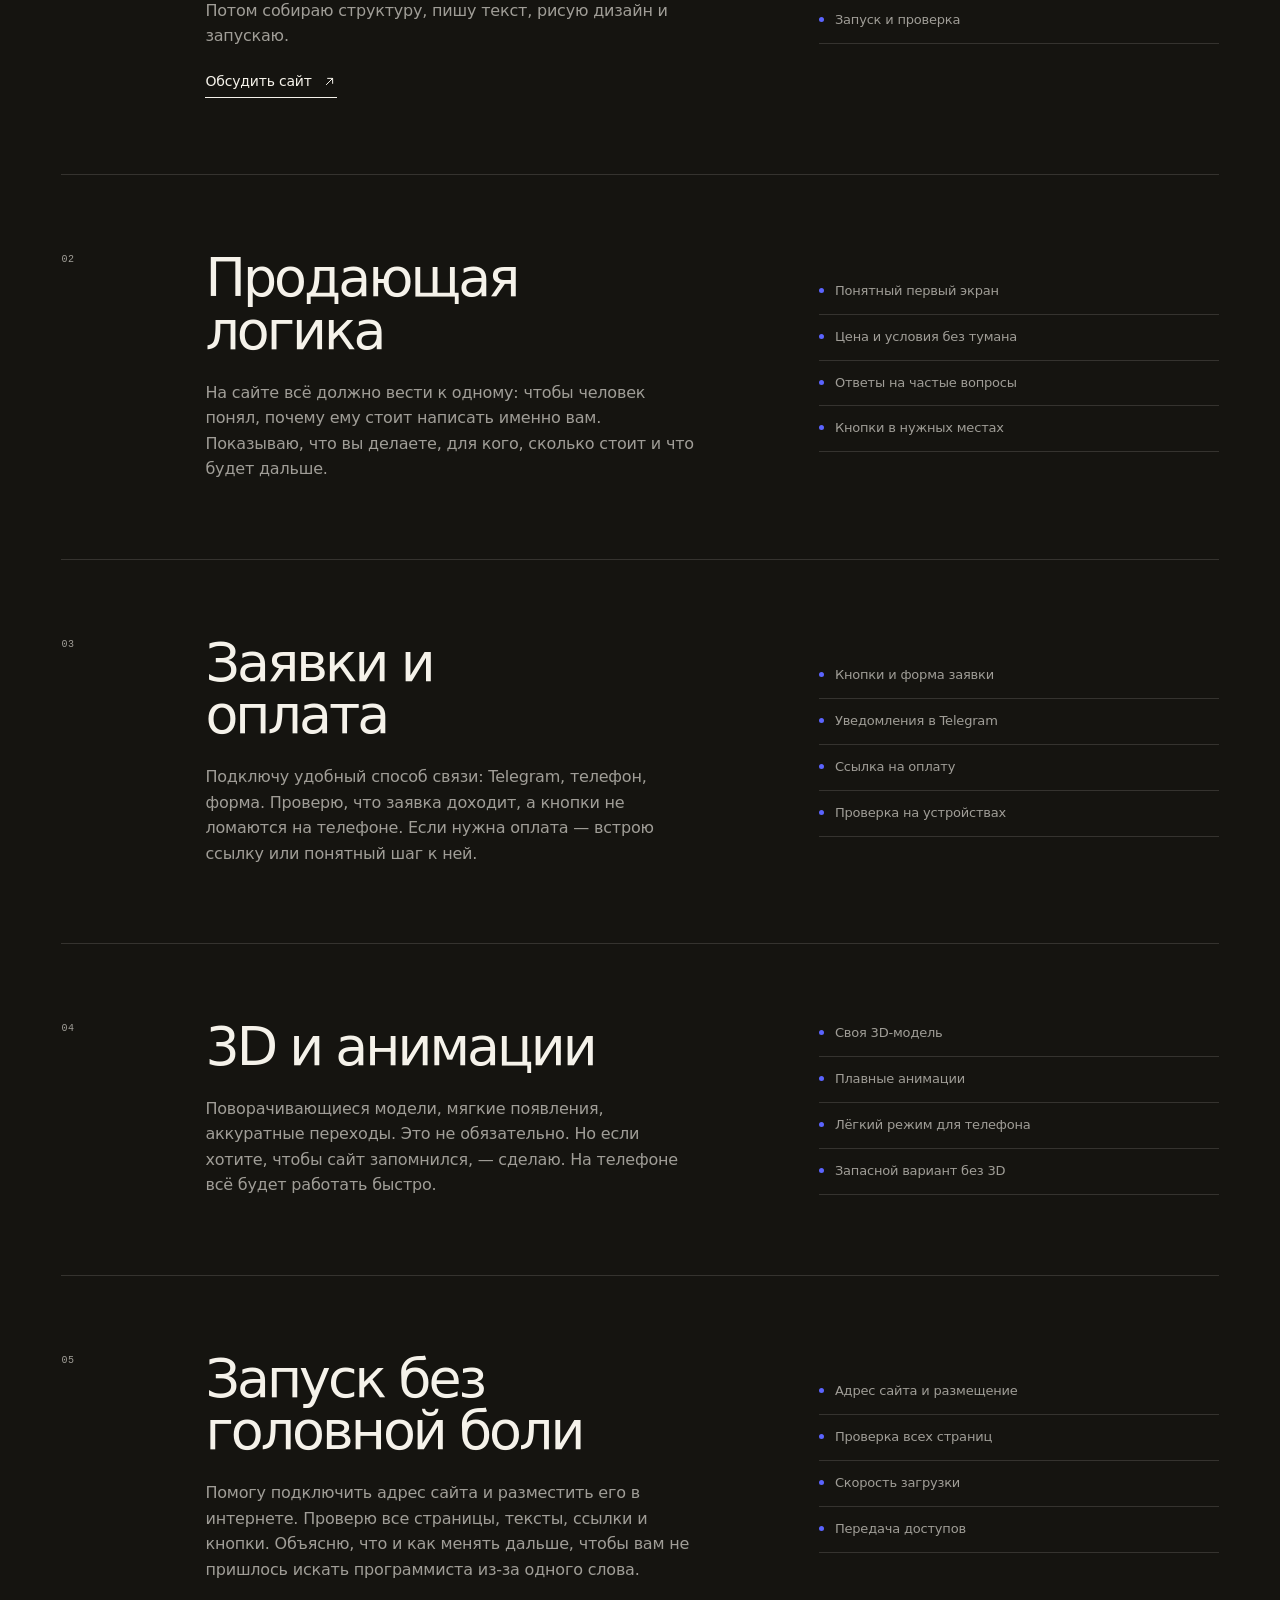
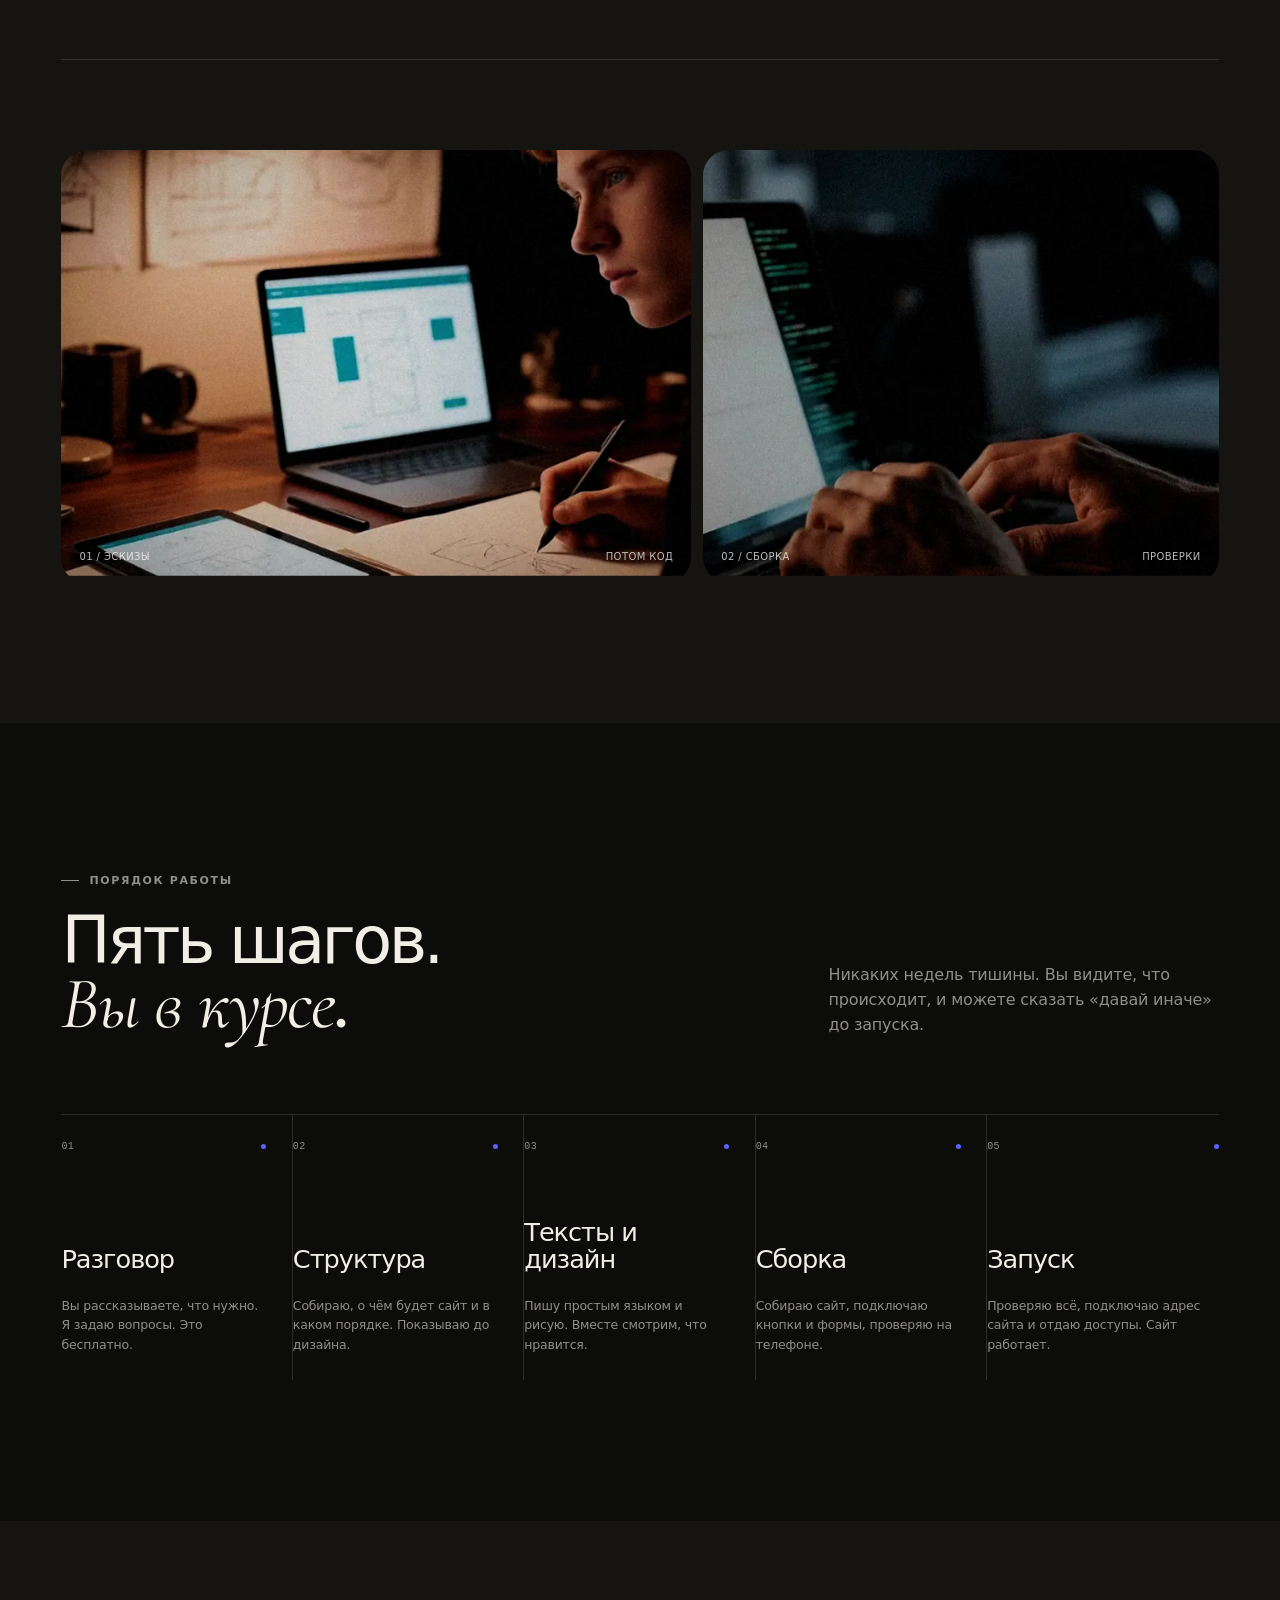
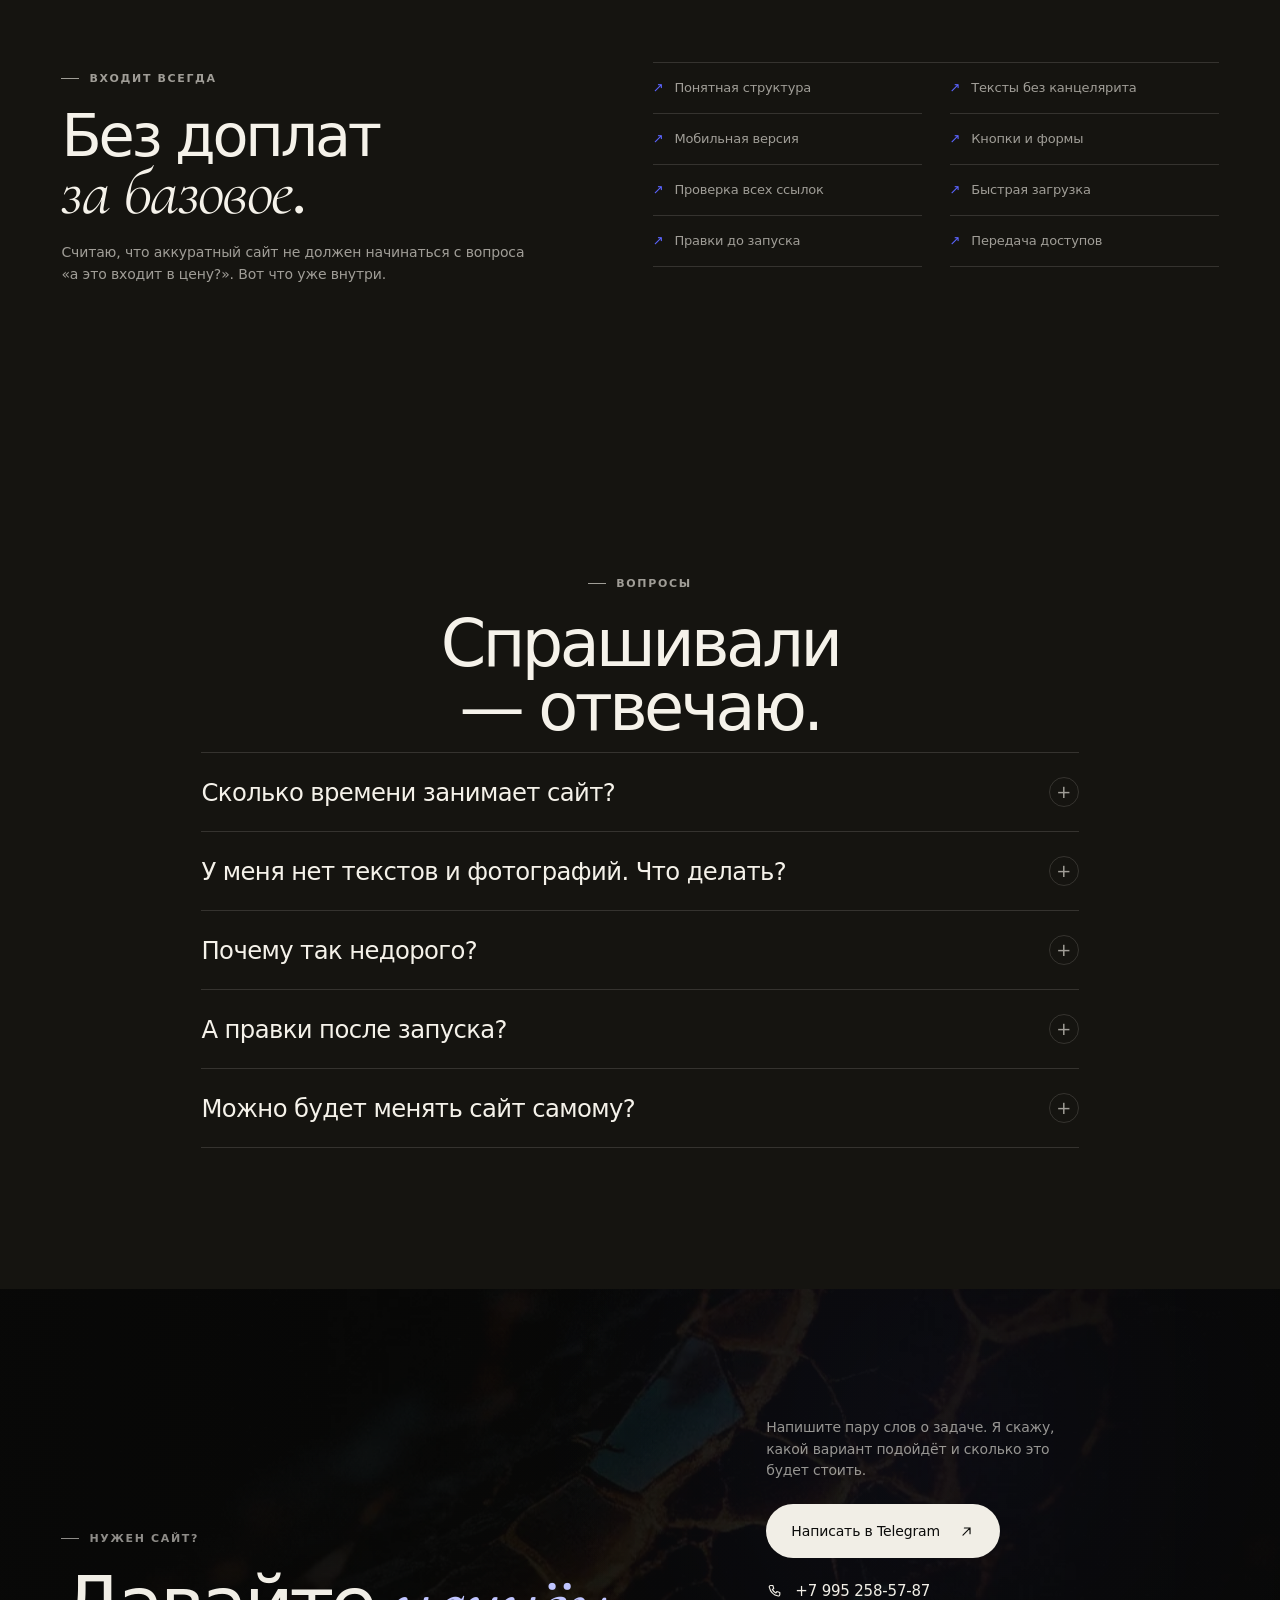
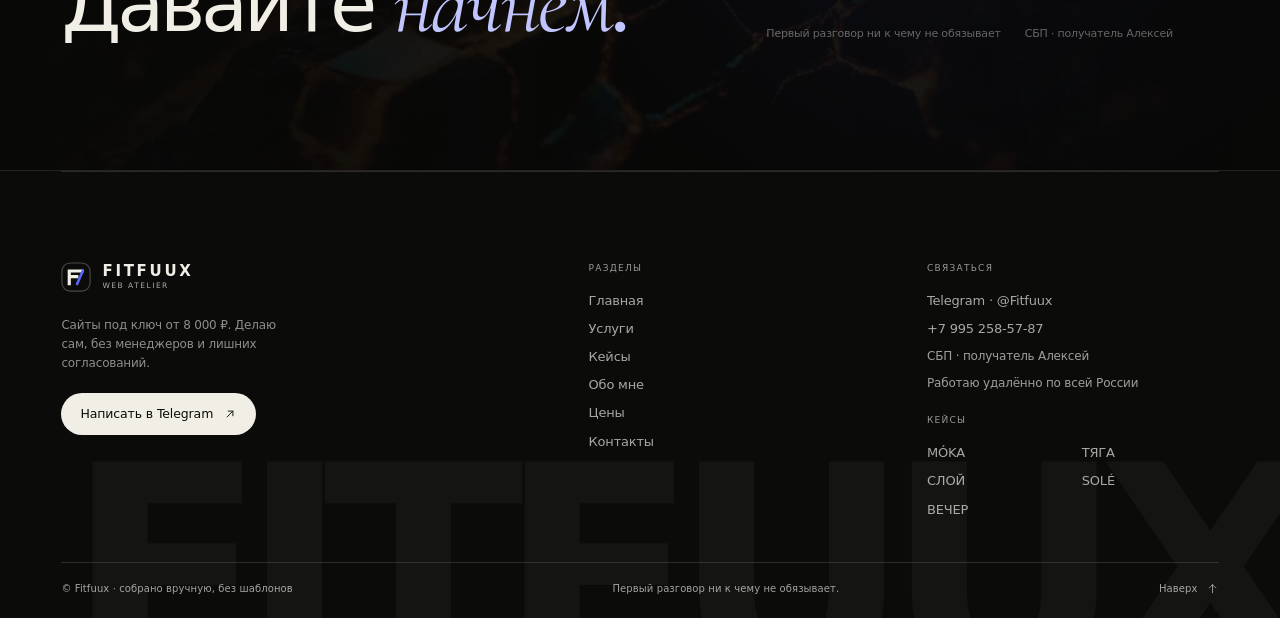
<file: services.html>
<!DOCTYPE html>
<html lang="ru">
<head>
  <meta charset="utf-8">
  <meta name="viewport" content="width=device-width, initial-scale=1, viewport-fit=cover">
  <meta name="theme-color" content="#0C0C0B">
  <meta name="color-scheme" content="light">
  <title>Лендинги под ключ — дизайн, тексты, 3D и запуск | FITFUUX</title>
  <meta name="description" content="Сделаю лендинг под ключ от 8 000 ₽: структура, тексты, дизайн, 3D, заявки и запуск. Понятный процесс, правки до запуска, цена без сюрпризов.">
  <link rel="canonical" href="https://fitfuuxdev.github.io/fitfuux/services.html">
  <meta name="robots" content="index, follow, max-image-preview:large">
  <meta property="og:type" content="website">
  <meta property="og:locale" content="ru_RU">
  <meta property="og:site_name" content="FITFUUX">
  <meta property="og:title" content="Лендинги под ключ — дизайн, тексты, 3D и запуск | FITFUUX">
  <meta property="og:description" content="Сделаю лендинг под ключ от 8 000 ₽: структура, тексты, дизайн, 3D, заявки и запуск. Понятный процесс, правки до запуска, цена без сюрпризов.">
  <meta property="og:url" content="https://fitfuuxdev.github.io/fitfuux/services.html">
  <meta property="og:image" content="https://fitfuuxdev.github.io/fitfuux/assets/og/services.jpg">
  <meta property="og:image:type" content="image/jpeg">
  <meta property="og:image:width" content="1200">
  <meta property="og:image:height" content="630">
  <meta property="og:image:alt" content="Лендинги под ключ — дизайн, тексты, 3D и запуск | FITFUUX">
  <meta name="twitter:card" content="summary_large_image">
  <meta name="twitter:title" content="Лендинги под ключ — дизайн, тексты, 3D и запуск | FITFUUX">
  <meta name="twitter:description" content="Сделаю лендинг под ключ от 8 000 ₽: структура, тексты, дизайн, 3D, заявки и запуск. Понятный процесс, правки до запуска, цена без сюрпризов.">
  <meta name="twitter:image" content="https://fitfuuxdev.github.io/fitfuux/assets/og/services.jpg">
  <meta name="twitter:image:alt" content="Лендинги под ключ — дизайн, тексты, 3D и запуск | FITFUUX">
  <link rel="icon" href="assets/brand/favicon.ico" sizes="any">
  <link rel="icon" href="assets/brand/favicon.svg" type="image/svg+xml">
  <link rel="icon" href="assets/brand/favicon-32.png" sizes="32x32" type="image/png">
  <link rel="apple-touch-icon" href="assets/brand/apple-touch-icon.png">
  <link rel="manifest" href="site.webmanifest">
  <link rel="stylesheet" href="assets/fonts/fonts.min.css">
  <link rel="stylesheet" href="assets/css/site.min.css">
  <link rel="preload" as="image" href="assets/img/abstract-veil-1024.webp" imagesrcset="assets/img/abstract-veil-480.webp 480w, assets/img/abstract-veil-800.webp 800w, assets/img/abstract-veil-1024.webp 1024w" imagesizes="100vw" fetchpriority="high">
  
  <script>document.documentElement.classList.add('js');window.addEventListener('load',function(){setTimeout(function(){if(!document.documentElement.classList.contains('motion-ready'))document.documentElement.classList.add('motion-fallback');},2600);},{once:true});</script>
  <script type="application/ld+json">{"@context":"https://schema.org","@graph":[{"@type":"ProfessionalService","@id":"https://fitfuuxdev.github.io/fitfuux/#studio","name":"FITFUUX","url":"https://fitfuuxdev.github.io/fitfuux/","image":"https://fitfuuxdev.github.io/fitfuux/assets/og/home.jpg","description":"Лендинги и сайты под ключ от 8 000 ₽. Дизайн, тексты, 3D, запуск.","telephone":"+7 995 258-57-87","priceRange":"8 000–12 000 ₽","founder":{"@type":"Person","name":"Алексей","jobTitle":"Веб-дизайнер и разработчик"},"sameAs":["https://t.me/Fitfuux"],"areaServed":"RU","makesOffer":[{"@type":"Offer","name":"Лендинг «Старт»","price":"8000","priceCurrency":"RUB"},{"@type":"Offer","name":"Лендинг под ключ","price":"12000","priceCurrency":"RUB"},{"@type":"Offer","name":"Доработка сайта","price":"2000","priceCurrency":"RUB"}]},{"@type":"WebPage","@id":"https://fitfuuxdev.github.io/fitfuux/services.html#page","url":"https://fitfuuxdev.github.io/fitfuux/services.html","name":"Лендинги под ключ — дизайн, тексты, 3D и запуск | FITFUUX","description":"Сделаю лендинг под ключ от 8 000 ₽: структура, тексты, дизайн, 3D, заявки и запуск. Понятный процесс, правки до запуска, цена без сюрпризов.","inLanguage":"ru-RU","isPartOf":{"@id":"https://fitfuuxdev.github.io/fitfuux/#studio"},"primaryImageOfPage":"https://fitfuuxdev.github.io/fitfuux/assets/og/services.jpg"},{"@type":"BreadcrumbList","itemListElement":[{"@type":"ListItem","position":1,"name":"Главная","item":"https://fitfuuxdev.github.io/fitfuux/"},{"@type":"ListItem","position":2,"name":"Услуги","item":"https://fitfuuxdev.github.io/fitfuux/services.html"}]},{"@type":"FAQPage","mainEntity":[{"@type":"Question","name":"Сколько времени занимает сайт?","acceptedAnswer":{"@type":"Answer","text":"Обычно 7–14 дней. Маленький одностраничник можем собрать за 3–5 дней, если есть все материалы."}},{"@type":"Question","name":"У меня нет текстов и фотографий. Что делать?","acceptedAnswer":{"@type":"Answer","text":"Это нормально. Помогу собрать текст и подобрать подходящие фото."}},{"@type":"Question","name":"Почему так недорого?","acceptedAnswer":{"@type":"Answer","text":"Я работаю сам, без офиса, менеджеров и посредников."}}]}]}</script>
</head>
<body class="page page-services">
<a class="skip-link" href="#main">К основному содержанию</a>
<span id="top" class="sr-only">Начало страницы</span>
<header class="site-header" data-header>
  <div class="shell header__inner">
    <a class="brand" href="index.html">
      <svg class="brand__mark" viewBox="0 0 40 40" fill="none" aria-hidden="true" focusable="false">
    <rect x="1.25" y="1.25" width="37.5" height="37.5" rx="11" stroke="currentColor" stroke-opacity=".28" stroke-width="1.5"/>
    <path d="M11 12h17M11 12v17M11 19.4h10" stroke="currentColor" stroke-width="4.2" stroke-linecap="square"/>
    <path d="M29 12 21.6 29" stroke="#5B64FF" stroke-width="3.4" stroke-linecap="square"/>
  </svg>
      <span class="brand__name"><span class="brand__word">FITFUUX</span><span class="brand__meta">web atelier</span></span>
    </a>
    <nav class="nav" aria-label="Основная навигация"><a href="index.html">Главная</a><a href="services.html" aria-current="page">Услуги</a><a href="portfolio.html">Кейсы</a><a href="about.html">Обо мне</a><a href="pricing.html">Цены</a><a href="contacts.html">Контакты</a></nav>
    <div class="header__actions">
      <a class="btn btn--header" href="contacts.html">Написать <svg  viewBox="0 0 24 24" fill="none" stroke="currentColor" stroke-width="1.6" stroke-linecap="round" stroke-linejoin="round" aria-hidden="true" focusable="false"><path d="M7 17 17 7M9 7h8v8"/></svg></a>
      <button class="menu-toggle" type="button" data-menu-open aria-expanded="false" aria-controls="site-menu">
        <span class="sr-only">Открыть меню</span>
        <span class="menu-toggle__lines" aria-hidden="true"></span>
      </button>
    </div>
  </div>
  <div class="header-line" aria-hidden="true"><span data-progress></span></div>
</header>
<dialog class="menu" id="site-menu" aria-labelledby="menu-title">
  <div class="menu__inner">
    <div class="menu__top">
      <a class="brand" href="index.html">
        <svg class="brand__mark" viewBox="0 0 40 40" fill="none" aria-hidden="true" focusable="false">
    <rect x="1.25" y="1.25" width="37.5" height="37.5" rx="11" stroke="currentColor" stroke-opacity=".28" stroke-width="1.5"/>
    <path d="M11 12h17M11 12v17M11 19.4h10" stroke="currentColor" stroke-width="4.2" stroke-linecap="square"/>
    <path d="M29 12 21.6 29" stroke="#5B64FF" stroke-width="3.4" stroke-linecap="square"/>
  </svg>
        <span class="brand__name"><span class="brand__word">FITFUUX</span><span class="brand__meta">web atelier</span></span>
      </a>
      <button class="menu__close" type="button" data-menu-close>
        <span class="sr-only">Закрыть меню</span>
        <svg  viewBox="0 0 24 24" fill="none" stroke="currentColor" stroke-width="1.6" stroke-linecap="round" stroke-linejoin="round" aria-hidden="true" focusable="false"><path d="m6 6 12 12M18 6 6 18"/></svg>
      </button>
    </div>
    <div class="menu__body">
      <p class="menu__label" id="menu-title">Куда дальше?</p>
      <nav class="menu__nav" aria-label="Мобильная навигация"><a href="index.html"><span>01</span>Главная</a><a href="services.html"><span>02</span>Услуги</a><a href="portfolio.html"><span>03</span>Кейсы</a><a href="about.html"><span>04</span>Обо мне</a><a href="pricing.html"><span>05</span>Цены</a><a href="contacts.html"><span>06</span>Контакты</a></nav>
      <div class="menu__foot">
        <div class="menu__contacts">
          <a href="https://t.me/Fitfuux" target="_blank" rel="noopener noreferrer">@Fitfuux</a>
          <a href="tel:+79952585787">+7 995 258-57-87</a>
          <span class="menu__note">Первый разговор ни к чему не обязывает. Отвечаю лично.</span>
        </div>
        <a class="btn btn--light btn--small" href="contacts.html">Написать <svg  viewBox="0 0 24 24" fill="none" stroke="currentColor" stroke-width="1.6" stroke-linecap="round" stroke-linejoin="round" aria-hidden="true" focusable="false"><path d="M7 17 17 7M9 7h8v8"/></svg></a>
      </div>
    </div>
  </div>
</dialog>
<main id="main">

<section class="page-hero page-hero--dark" aria-labelledby="services-title">
  <div class="hero__bg" aria-hidden="true"><img src="assets/img/abstract-veil-1024.webp" srcset="assets/img/abstract-veil-480.webp 480w, assets/img/abstract-veil-800.webp 800w, assets/img/abstract-veil-1024.webp 1024w" sizes="100vw" width="1024" height="640" alt="" loading="eager" decoding="async" data-parallax="12"></div>
  <div class="shell page-hero__inner">
    <div class="page-hero__copy reveal">
      <p class="eyebrow eyebrow--light">Услуги · от идеи до запуска</p>
      <h1 id="services-title">Лендинг<br>под ключ.<br><span class="serif">Без сюрпризов.</span></h1>
      <p class="page-hero__lead">Сделаю сайт от первого текста до кнопки «Написать». Понятно, быстро и с ценой, которая не изменится по ходу.</p>
      <div class="page-hero__meta"><span>от 8 000 ₽</span><span class="dot"></span><span>7–14 дней</span><span class="dot"></span><span>правки до запуска</span></div>
      <div class="hero__actions"><a class="btn btn--light" href="contacts.html">Обсудить задачу <svg  viewBox="0 0 24 24" fill="none" stroke="currentColor" stroke-width="1.6" stroke-linecap="round" stroke-linejoin="round" aria-hidden="true" focusable="false"><path d="M7 17 17 7M9 7h8v8"/></svg></a><a class="btn btn--ghost" href="portfolio.html">Смотреть кейсы <svg  viewBox="0 0 24 24" fill="none" stroke="currentColor" stroke-width="1.6" stroke-linecap="round" stroke-linejoin="round" aria-hidden="true" focusable="false"><path d="M4 12h15M13 6l6 6-6 6"/></svg></a></div>
    </div>
    <div class="page-hero__visual reveal" data-reveal-delay="1"><div class="scene " data-scene="layers" role="img" tabindex="0" aria-label="Слои будущего сайта в 3D. Модель можно вращать.">
    <canvas class="scene__canvas" aria-hidden="true"></canvas>
    <div class="scene__fallback"><img src="assets/img/poster-layers.webp" srcset="assets/img/poster-layers-480.webp 480w, assets/img/poster-layers.webp 731w" sizes="(max-width: 760px) 100vw, 50vw" width="731" height="823" alt="Слои будущего сайта в 3D. Модель можно вращать." loading="eager" decoding="async" fetchpriority="high"></div>
    <div class="scene__hud" aria-hidden="true">
      <span class="scene__hint"><svg  viewBox="0 0 24 24" fill="none" stroke="currentColor" stroke-width="1.6" stroke-linecap="round" stroke-linejoin="round" aria-hidden="true" focusable="false"><path d="M8 11V6.5a1.5 1.5 0 0 1 3 0V10m0-4.5a1.5 1.5 0 0 1 3 0V10m0-3a1.5 1.5 0 0 1 3 0v4m0-2a1.5 1.5 0 0 1 3 0v4.5a6.5 6.5 0 0 1-6.5 6.5h-1a6 6 0 0 1-4.6-2.2L5 14.8a1.5 1.5 0 0 1 2.2-2L8 13.5"/></svg> Потяните — покрутится</span>
      <span class="scene__label">LAYERS / 3D</span>
    </div>
  </div></div>
  </div>
</section>
<section class="section section--paper">
  <div class="shell">
    <div class="section-head reveal">
      <div><p class="eyebrow">Что входит</p><h2>Делаю не «страницу». <span class="serif">Делаю инструмент.</span></h2></div>
      <p class="section-head__aside">Вы платите за сайт, который можно показать людям и не краснеть. Всё остальное — детали, которые я беру на себя.</p>
    </div>
    <div class="service-blocks">
      <section class="service-block reveal" id="landing">
        <span class="service-block__index">01</span>
        <div class="service-block__main">
          <h2>Лендинг под ключ</h2>
          <p>Одна страница, которая решает одну понятную задачу. Сначала разбираюсь, кто ваш клиент и что ему важно. Потом собираю структуру, пишу текст, рисую дизайн и запускаю.</p>
          <div style="display:flex;justify-content:flex-start;margin-top:22px"><a class="text-link" href="contacts.html">Обсудить сайт <svg  viewBox="0 0 24 24" fill="none" stroke="currentColor" stroke-width="1.6" stroke-linecap="round" stroke-linejoin="round" aria-hidden="true" focusable="false"><path d="M7 17 17 7M9 7h8v8"/></svg></a></div>
        </div>
        <ul class="service-block__list"><li>Структура и тексты</li><li>Дизайн под ваш характер</li><li>Удобно на телефоне и компьютере</li><li>Запуск и проверка</li></ul>
      </section><section class="service-block reveal" id="logic">
        <span class="service-block__index">02</span>
        <div class="service-block__main">
          <h2>Продающая логика</h2>
          <p>На сайте всё должно вести к одному: чтобы человек понял, почему ему стоит написать именно вам. Показываю, что вы делаете, для кого, сколько стоит и что будет дальше.</p>
          
        </div>
        <ul class="service-block__list"><li>Понятный первый экран</li><li>Цена и условия без тумана</li><li>Ответы на частые вопросы</li><li>Кнопки в нужных местах</li></ul>
      </section><section class="service-block reveal" id="leads">
        <span class="service-block__index">03</span>
        <div class="service-block__main">
          <h2>Заявки и оплата</h2>
          <p>Подключу удобный способ связи: Telegram, телефон, форма. Проверю, что заявка доходит, а кнопки не ломаются на телефоне. Если нужна оплата — встрою ссылку или понятный шаг к ней.</p>
          
        </div>
        <ul class="service-block__list"><li>Кнопки и форма заявки</li><li>Уведомления в Telegram</li><li>Ссылка на оплату</li><li>Проверка на устройствах</li></ul>
      </section><section class="service-block reveal" id="animation">
        <span class="service-block__index">04</span>
        <div class="service-block__main">
          <h2>3D и анимации</h2>
          <p>Поворачивающиеся модели, мягкие появления, аккуратные переходы. Это не обязательно. Но если хотите, чтобы сайт запомнился, — сделаю. На телефоне всё будет работать быстро.</p>
          
        </div>
        <ul class="service-block__list"><li>Своя 3D-модель</li><li>Плавные анимации</li><li>Лёгкий режим для телефона</li><li>Запасной вариант без 3D</li></ul>
      </section><section class="service-block reveal" id="launch">
        <span class="service-block__index">05</span>
        <div class="service-block__main">
          <h2>Запуск без головной боли</h2>
          <p>Помогу подключить адрес сайта и разместить его в интернете. Проверю все страницы, тексты, ссылки и кнопки. Объясню, что и как менять дальше, чтобы вам не пришлось искать программиста из-за одного слова.</p>
          
        </div>
        <ul class="service-block__list"><li>Адрес сайта и размещение</li><li>Проверка всех страниц</li><li>Скорость загрузки</li><li>Передача доступов</li></ul>
      </section>
    </div>
    <div class="service-photo reveal">
      <div class="service-photo__item"><img src="assets/img/studio-process-1024.webp" srcset="assets/img/studio-process-480.webp 480w, assets/img/studio-process-800.webp 800w, assets/img/studio-process-1024.webp 1024w" sizes="(max-width: 820px) 100vw, 55vw" width="1024" height="704" alt="Наброски будущего сайта на столе" loading="lazy" decoding="async" data-parallax="8"><div class="service-photo__caption"><span>01 / эскизы</span><span>потом код</span></div></div>
      <div class="service-photo__item"><img src="assets/img/studio-code-1024.webp" srcset="assets/img/studio-code-480.webp 480w, assets/img/studio-code-800.webp 800w, assets/img/studio-code-1024.webp 1024w" sizes="(max-width: 820px) 100vw, 45vw" width="1024" height="704" alt="Работа над сайтом за ноутбуком" loading="lazy" decoding="async" data-parallax="8"><div class="service-photo__caption"><span>02 / сборка</span><span>проверки</span></div></div>
    </div>
  </div>
</section>
<section class="section section--dark">
  <div class="shell">
    <div class="section-head reveal">
      <div><p class="eyebrow eyebrow--light">Порядок работы</p><h2>Пять шагов. <span class="serif">Вы в курсе.</span></h2></div>
      <p class="section-head__aside">Никаких недель тишины. Вы видите, что происходит, и можете сказать «давай иначе» до запуска.</p>
    </div>
    <div class="steps steps--five reveal-group">
      <div class="step"><div class="step__top"><span>01</span><span class="dot"></span></div><h3>Разговор</h3><p>Вы рассказываете, что нужно. Я задаю вопросы. Это бесплатно.</p></div>
      <div class="step"><div class="step__top"><span>02</span><span class="dot"></span></div><h3>Структура</h3><p>Собираю, о чём будет сайт и в каком порядке. Показываю до дизайна.</p></div>
      <div class="step"><div class="step__top"><span>03</span><span class="dot"></span></div><h3>Тексты и дизайн</h3><p>Пишу простым языком и рисую. Вместе смотрим, что нравится.</p></div>
      <div class="step"><div class="step__top"><span>04</span><span class="dot"></span></div><h3>Сборка</h3><p>Собираю сайт, подключаю кнопки и формы, проверяю на телефоне.</p></div>
      <div class="step"><div class="step__top"><span>05</span><span class="dot"></span></div><h3>Запуск</h3><p>Проверяю всё, подключаю адрес сайта и отдаю доступы. Сайт работает.</p></div>
    </div>
  </div>
</section>
<section class="section section--cream">
  <div class="shell">
    <div class="included reveal">
      <div>
        <p class="eyebrow">Входит всегда</p>
        <h2 style="font-size:clamp(36px,4.6vw,64px);max-width:11ch">Без доплат <span class="serif">за базовое.</span></h2>
        <p class="lead" style="margin-top:20px;font-size:14px">Считаю, что аккуратный сайт не должен начинаться с вопроса «а это входит в цену?». Вот что уже внутри.</p>
      </div>
      <div class="included__list reveal-group">
        <div class="included__item">Понятная структура</div><div class="included__item">Тексты без канцелярита</div><div class="included__item">Мобильная версия</div><div class="included__item">Кнопки и формы</div><div class="included__item">Проверка всех ссылок</div><div class="included__item">Быстрая загрузка</div><div class="included__item">Правки до запуска</div><div class="included__item">Передача доступов</div>
      </div>
    </div>
  </div>
</section>
<section class="section">
  <div class="shell--narrow" style="width:min(100%,1000px);margin-inline:auto;padding-inline:var(--gutter)">
    <div class="section-head--center reveal"><p class="eyebrow" style="justify-content:center">Вопросы</p><h2 style="max-width:12ch;margin-inline:auto">Спрашивали — отвечаю.</h2></div>
    <div class="faq reveal" style="margin-top:12px">
      <details class="faq__item"><summary>Сколько времени занимает сайт?</summary><div class="faq__answer">Обычно 7–14 дней. Маленький одностраничник можем собрать за 3–5 дней, если есть все материалы. Сроки называю до старта и стараюсь не сдвигать.</div></details>
      <details class="faq__item"><summary>У меня нет текстов и фотографий. Что делать?</summary><div class="faq__answer">Это нормально. Я помогу собрать текст из того, что вы расскажете, и подберу подходящие фото. Вам не нужно приходить с готовым списком вопросов на десять страниц.</div></details>
      <details class="faq__item"><summary>Почему так недорого?</summary><div class="faq__answer">Я работаю сам, без офиса, менеджеров и посредников. Поэтому могу держать цену ниже студии и при этом не экономить на качестве.</div></details>
      <details class="faq__item"><summary>А правки после запуска?</summary><div class="faq__answer">До запуска правки входят в цену. После запуска — обсуждаем отдельно. Но я не исчезаю: помогу с небольшим вопросом и подскажу, что делать.</div></details>
      <details class="faq__item"><summary>Можно будет менять сайт самому?</summary><div class="faq__answer">Покажу, где и что можно поправить. Для сложных изменений лучше написать мне — так сайт дольше останется целым.</div></details>
    </div>
  </div>
</section>
<section class="cta-band">
  <img src="assets/img/cta-dark-1024.webp" srcset="assets/img/cta-dark-480.webp 480w, assets/img/cta-dark-800.webp 800w, assets/img/cta-dark-1024.webp 1024w" sizes="100vw" width="1024" height="576" alt="" loading="lazy" decoding="async" class="cta-band__bg" data-parallax="10">
  <div class="shell">
    <div class="cta-band__inner">
      <div>
        <p class="eyebrow eyebrow--light">Нужен сайт?</p>
        <h2>Давайте <span class="serif">начнём.</span></h2>
      </div>
      <div class="cta-band__side">
        <p>Напишите пару слов о задаче. Я скажу, какой вариант подойдёт и сколько это будет стоить.</p>
        <a class="btn btn--light" href="https://t.me/Fitfuux" target="_blank" rel="noopener noreferrer">Написать в Telegram <svg  viewBox="0 0 24 24" fill="none" stroke="currentColor" stroke-width="1.6" stroke-linecap="round" stroke-linejoin="round" aria-hidden="true" focusable="false"><path d="M7 17 17 7M9 7h8v8"/></svg></a>
        <a class="cta-contact" href="tel:+79952585787"><svg  viewBox="0 0 24 24" fill="none" stroke="currentColor" stroke-width="1.6" stroke-linecap="round" stroke-linejoin="round" aria-hidden="true" focusable="false"><path d="M6.6 3.5h3.1l1.2 4.2-2 1.3a13 13 0 0 0 5.1 5.1l1.3-2 4.2 1.2v3.1a2 2 0 0 1-2.2 2A16.8 16.8 0 0 1 4.6 5.7a2 2 0 0 1 2-2.2Z"/></svg> +7 995 258-57-87</a>
        <div class="cta-band__meta"><span>Первый разговор ни к чему не обязывает</span><span>СБП · получатель Алексей</span></div>
      </div>
    </div>
  </div>
</section>

</main>
<footer class="site-footer">
  <div class="shell">
    <div class="footer-grid">
      <div class="footer-brand">
        <a class="brand" href="index.html">
          <svg class="brand__mark" viewBox="0 0 40 40" fill="none" aria-hidden="true" focusable="false">
    <rect x="1.25" y="1.25" width="37.5" height="37.5" rx="11" stroke="currentColor" stroke-opacity=".28" stroke-width="1.5"/>
    <path d="M11 12h17M11 12v17M11 19.4h10" stroke="currentColor" stroke-width="4.2" stroke-linecap="square"/>
    <path d="M29 12 21.6 29" stroke="#5B64FF" stroke-width="3.4" stroke-linecap="square"/>
  </svg>
          <span class="brand__name"><span class="brand__word">FITFUUX</span><span class="brand__meta">web atelier</span></span>
        </a>
        <p>Сайты под ключ от 8 000 ₽. Делаю сам, без менеджеров и лишних согласований.</p>
        <a class="btn btn--light btn--small" style="margin-top:20px" href="https://t.me/Fitfuux" target="_blank" rel="noopener noreferrer">Написать в Telegram <svg  viewBox="0 0 24 24" fill="none" stroke="currentColor" stroke-width="1.6" stroke-linecap="round" stroke-linejoin="round" aria-hidden="true" focusable="false"><path d="M7 17 17 7M9 7h8v8"/></svg></a>
      </div>
      <div>
        <p class="footer-col__title">Разделы</p>
        <nav class="footer-links" aria-label="Разделы сайта"><a href="index.html">Главная</a><a href="services.html">Услуги</a><a href="portfolio.html">Кейсы</a><a href="about.html">Обо мне</a><a href="pricing.html">Цены</a><a href="contacts.html">Контакты</a></nav>
      </div>
      <div>
        <p class="footer-col__title">Связаться</p>
        <div class="footer-links">
          <a href="https://t.me/Fitfuux" target="_blank" rel="noopener noreferrer">Telegram · @Fitfuux</a>
          <a href="tel:+79952585787">+7 995 258-57-87</a>
          <span style="color:rgba(244,241,234,.64);font-size:12px">СБП · получатель Алексей</span>
          <span style="color:rgba(244,241,234,.64);font-size:12px">Работаю удалённо по всей России</span>
        </div>
        <div style="margin-top:22px">
          <p class="footer-col__title">Кейсы</p>
          <div class="footer-links footer-links--cases"><a href="cases/moka.html">MÓKA</a><a href="cases/tyaga.html">ТЯГА</a><a href="cases/sloy.html">СЛОЙ</a><a href="cases/sole.html">SOLÉ</a><a href="cases/vecher.html">ВЕЧЕР</a></div>
        </div>
      </div>
    </div>
    <div class="footer-bottom">
      <span>© Fitfuux · собрано вручную, без шаблонов</span>
      <span>Первый разговор ни к чему не обязывает.</span>
      <a href="#top">Наверх <svg  viewBox="0 0 24 24" fill="none" stroke="currentColor" stroke-width="1.6" stroke-linecap="round" stroke-linejoin="round" aria-hidden="true" focusable="false"><path d="M12 20V5M6 11l6-6 6 6"/></svg></a>
    </div>
  </div>
  <div class="footer-wordmark" aria-hidden="true">FITFUUX</div>
</footer>
<a class="mobile-cta" href="https://t.me/Fitfuux" target="_blank" rel="noopener noreferrer">
  <span><span style="display:block;color:#fff;font-size:13px;font-weight:500">Написать Алексею</span><span style="display:block;font-size:9px;margin-top:2px">@Fitfuux</span></span>
  <svg  viewBox="0 0 24 24" fill="none" stroke="currentColor" stroke-width="1.6" stroke-linecap="round" stroke-linejoin="round" aria-hidden="true" focusable="false"><path d="m21 3-3.2 17.1c-.2 1-.8 1.2-1.7.8l-4.6-3.4-2.2 2.1c-.3.3-.5.5-1 .5l.3-4.7L17.4 6c.5-.4-.1-.6-.8-.2L6.2 12.3l-4.5-1.4c-1-.3-1-1 .2-1.5L19.6 2c.8-.3 1.5.2 1.4 1Z"/></svg>
</a>
<noscript><style>.menu-toggle{display:none!important}@media(max-width:580px){.btn--header{display:inline-flex!important}}.mobile-cta{display:none!important}</style></noscript>
<script type="module" src="assets/js/app.min.js"></script>
</body>
</html>
</file>
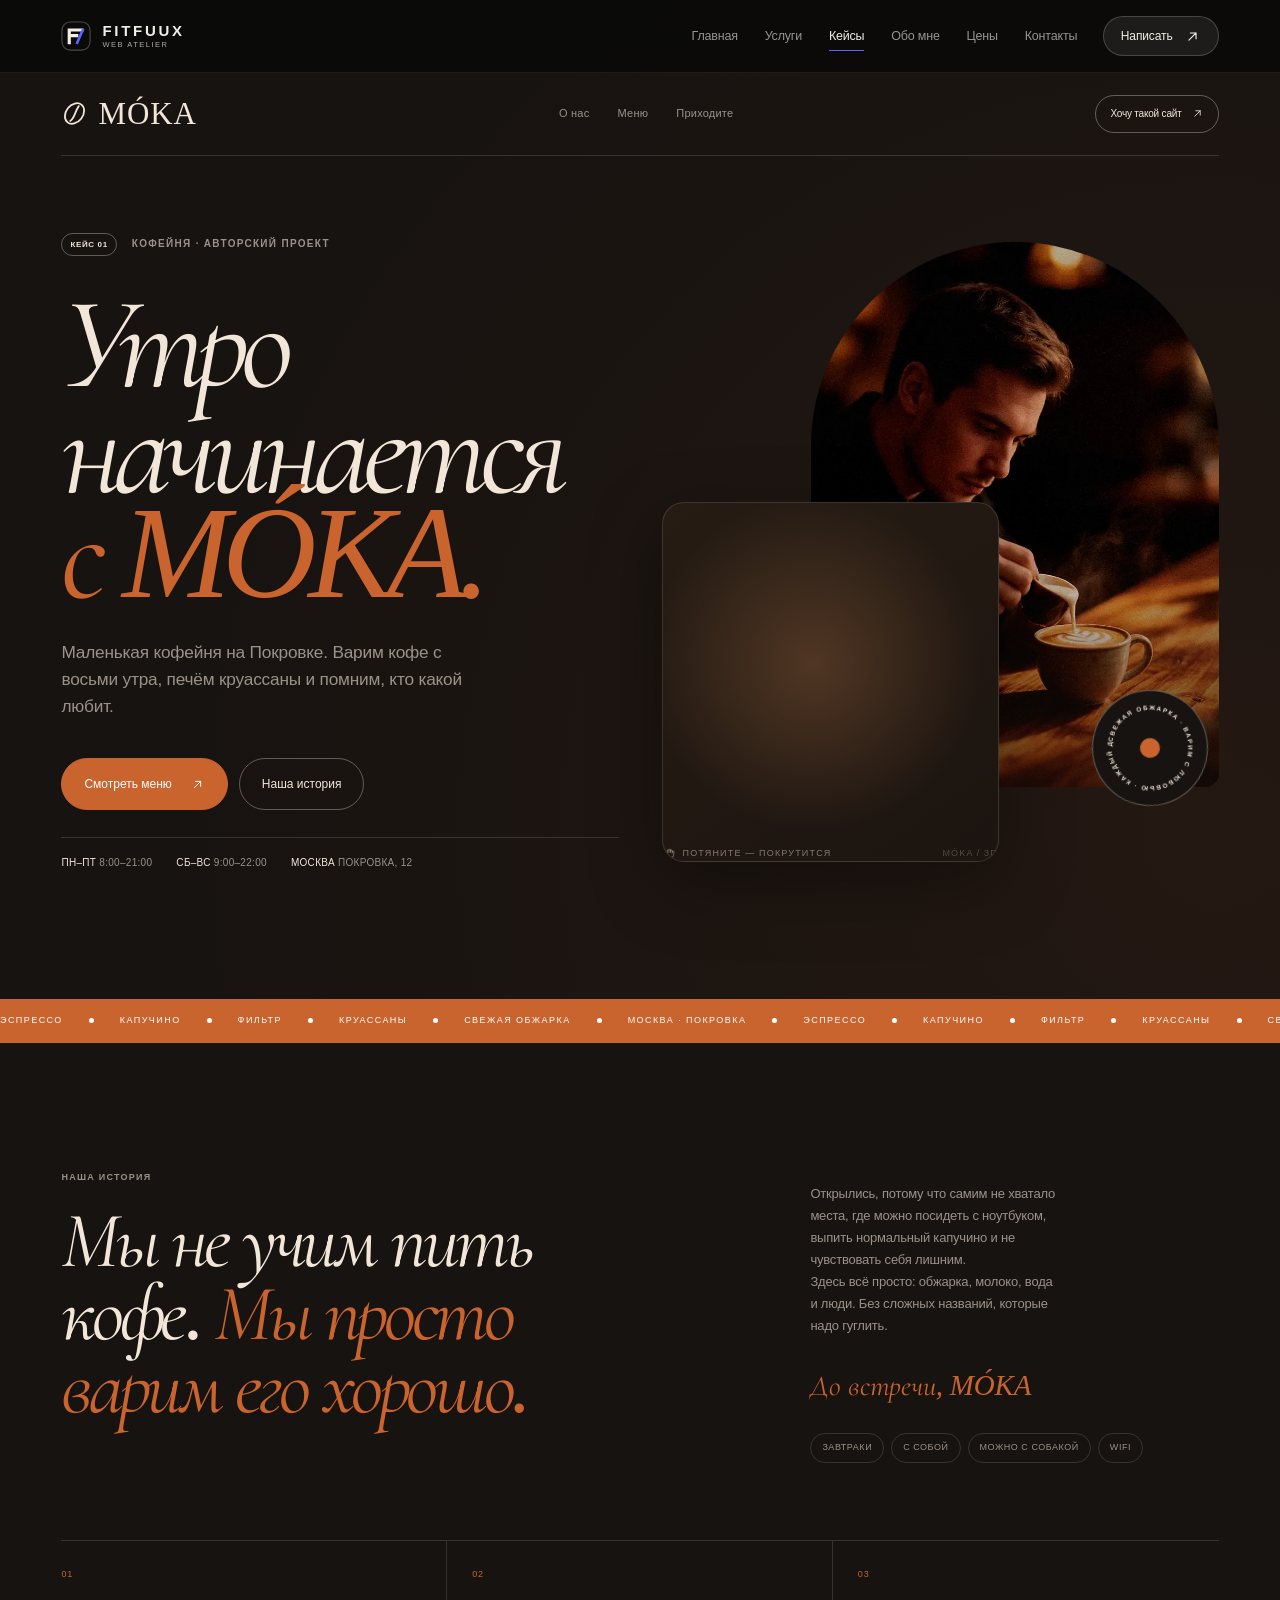
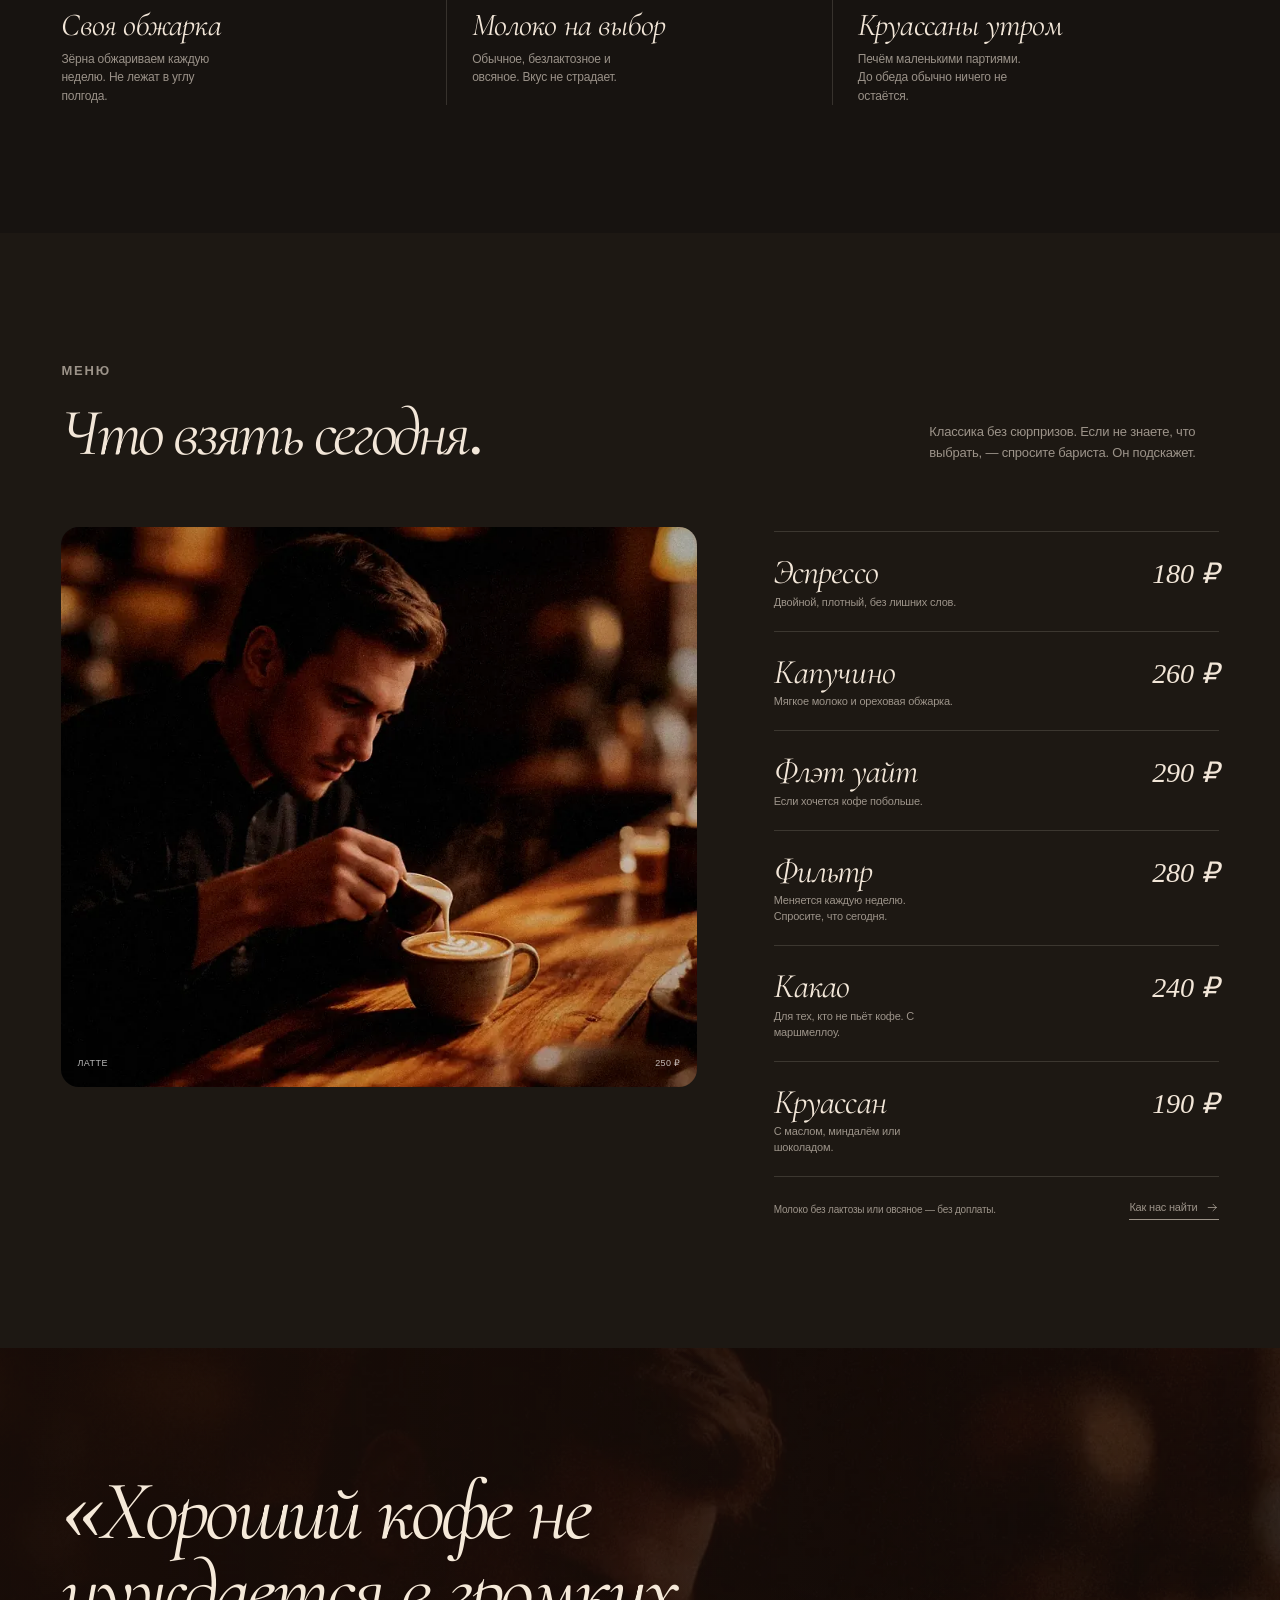
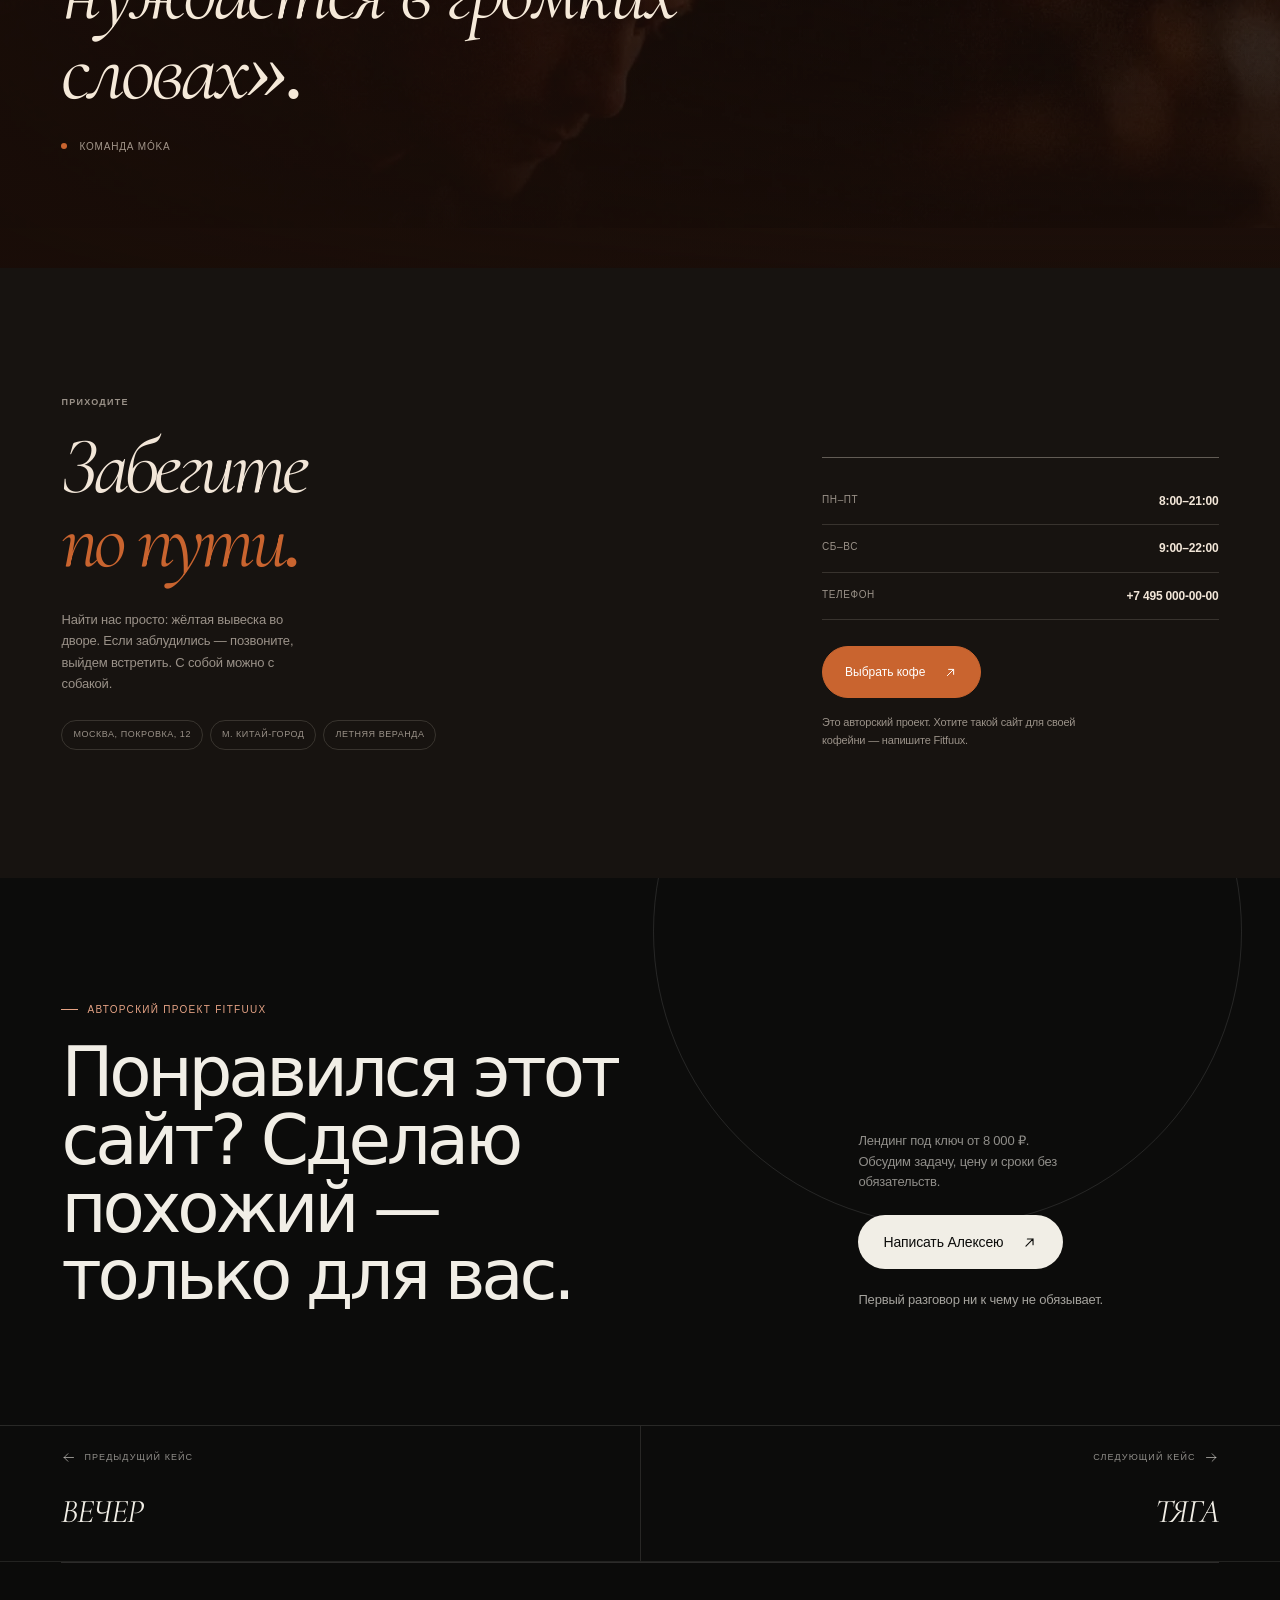
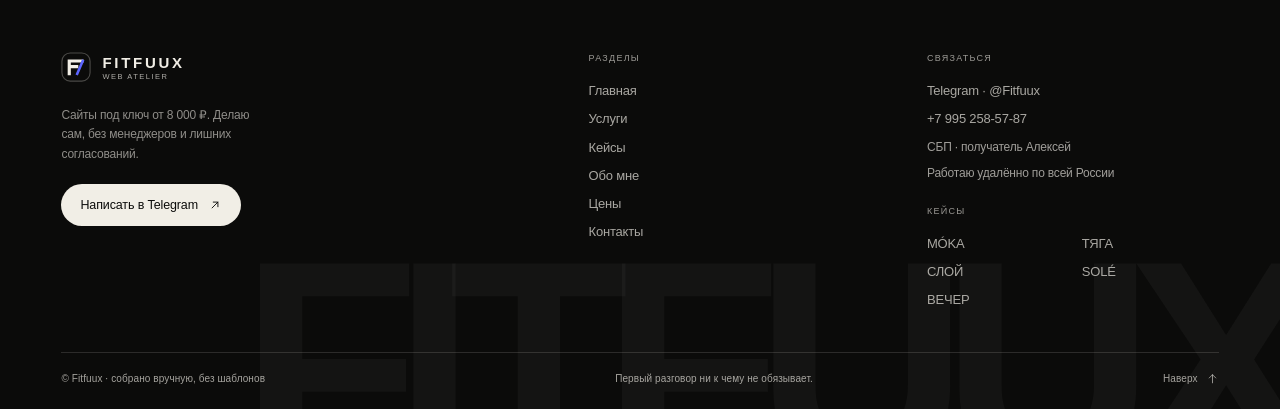
<file: cases/moka.html>
<!DOCTYPE html>
<html lang="ru">
<head>
  <meta charset="utf-8">
  <meta name="viewport" content="width=device-width, initial-scale=1, viewport-fit=cover">
  <meta name="theme-color" content="#0C0C0B">
  <meta name="color-scheme" content="light">
  <title>MÓKA — сайт кофейни | Авторский кейс FITFUUX</title>
  <meta name="description" content="Тёплый сайт для кофейни MÓKA: меню, история и атмосфера. Авторский проект FITFUUX с 3D-чашкой и живыми текстами. Лендинг под ключ от 8 000 ₽.">
  <link rel="canonical" href="https://fitfuuxdev.github.io/fitfuux/cases/moka.html">
  <meta name="robots" content="index, follow, max-image-preview:large">
  <meta property="og:type" content="article">
  <meta property="og:locale" content="ru_RU">
  <meta property="og:site_name" content="FITFUUX">
  <meta property="og:title" content="MÓKA — сайт кофейни | Авторский кейс FITFUUX">
  <meta property="og:description" content="Тёплый сайт для кофейни MÓKA: меню, история и атмосфера. Авторский проект FITFUUX с 3D-чашкой и живыми текстами. Лендинг под ключ от 8 000 ₽.">
  <meta property="og:url" content="https://fitfuuxdev.github.io/fitfuux/cases/moka.html">
  <meta property="og:image" content="https://fitfuuxdev.github.io/fitfuux/assets/og/moka.jpg">
  <meta property="og:image:type" content="image/jpeg">
  <meta property="og:image:width" content="1200">
  <meta property="og:image:height" content="630">
  <meta property="og:image:alt" content="MÓKA — сайт кофейни | Авторский кейс FITFUUX">
  <meta name="twitter:card" content="summary_large_image">
  <meta name="twitter:title" content="MÓKA — сайт кофейни | Авторский кейс FITFUUX">
  <meta name="twitter:description" content="Тёплый сайт для кофейни MÓKA: меню, история и атмосфера. Авторский проект FITFUUX с 3D-чашкой и живыми текстами. Лендинг под ключ от 8 000 ₽.">
  <meta name="twitter:image" content="https://fitfuuxdev.github.io/fitfuux/assets/og/moka.jpg">
  <meta name="twitter:image:alt" content="MÓKA — сайт кофейни | Авторский кейс FITFUUX">
  <link rel="icon" href="../assets/brand/favicon.ico" sizes="any">
  <link rel="icon" href="../assets/brand/favicon.svg" type="image/svg+xml">
  <link rel="icon" href="../assets/brand/favicon-32.png" sizes="32x32" type="image/png">
  <link rel="apple-touch-icon" href="../assets/brand/apple-touch-icon.png">
  <link rel="manifest" href="../site.webmanifest">
  <link rel="stylesheet" href="../assets/fonts/fonts.min.css">
  <link rel="stylesheet" href="../assets/css/site.min.css">
  <link rel="stylesheet" href="../assets/css/cases.min.css">
  <link rel="preload" as="image" href="../assets/img/moka-hero-819.webp" imagesrcset="../assets/img/moka-hero-480.webp 480w, ../assets/img/moka-hero-800.webp 800w, ../assets/img/moka-hero-819.webp 819w" imagesizes="100vw" fetchpriority="high">
  
  <script>document.documentElement.classList.add('js');window.addEventListener('load',function(){setTimeout(function(){if(!document.documentElement.classList.contains('motion-ready'))document.documentElement.classList.add('motion-fallback');},2600);},{once:true});</script>
  <script type="application/ld+json">{"@context":"https://schema.org","@graph":[{"@type":"ProfessionalService","@id":"https://fitfuuxdev.github.io/fitfuux/#studio","name":"FITFUUX","url":"https://fitfuuxdev.github.io/fitfuux/","image":"https://fitfuuxdev.github.io/fitfuux/assets/og/home.jpg","description":"Лендинги и сайты под ключ от 8 000 ₽. Дизайн, тексты, 3D, запуск.","telephone":"+7 995 258-57-87","priceRange":"8 000–12 000 ₽","founder":{"@type":"Person","name":"Алексей","jobTitle":"Веб-дизайнер и разработчик"},"sameAs":["https://t.me/Fitfuux"],"areaServed":"RU","makesOffer":[{"@type":"Offer","name":"Лендинг «Старт»","price":"8000","priceCurrency":"RUB"},{"@type":"Offer","name":"Лендинг под ключ","price":"12000","priceCurrency":"RUB"},{"@type":"Offer","name":"Доработка сайта","price":"2000","priceCurrency":"RUB"}]},{"@type":"WebPage","@id":"https://fitfuuxdev.github.io/fitfuux/cases/moka.html#page","url":"https://fitfuuxdev.github.io/fitfuux/cases/moka.html","name":"MÓKA — сайт кофейни | Авторский кейс FITFUUX","description":"Тёплый сайт для кофейни MÓKA: меню, история и атмосфера. Авторский проект FITFUUX с 3D-чашкой и живыми текстами. Лендинг под ключ от 8 000 ₽.","inLanguage":"ru-RU","isPartOf":{"@id":"https://fitfuuxdev.github.io/fitfuux/#studio"},"primaryImageOfPage":"https://fitfuuxdev.github.io/fitfuux/assets/og/moka.jpg"},{"@type":"CreativeWork","name":"MÓKA — сайт кофейни | Авторский кейс FITFUUX","abstract":"Тёплый сайт для кофейни MÓKA: меню, история и атмосфера. Авторский проект FITFUUX с 3D-чашкой и живыми текстами. Лендинг под ключ от 8 000 ₽.","author":{"@type":"Person","name":"Алексей (FITFUUX)"},"genre":"Авторский проект сайта","inLanguage":"ru-RU","url":"https://fitfuuxdev.github.io/fitfuux/cases/moka.html"},{"@type":"BreadcrumbList","itemListElement":[{"@type":"ListItem","position":1,"name":"Главная","item":"https://fitfuuxdev.github.io/fitfuux/"},{"@type":"ListItem","position":2,"name":"Портфолио","item":"https://fitfuuxdev.github.io/fitfuux/portfolio.html"},{"@type":"ListItem","position":3,"name":"MÓKA","item":"https://fitfuuxdev.github.io/fitfuux/cases/moka.html"}]}]}</script>
</head>
<body class="case-page case-moka">
<a class="skip-link" href="#main">К основному содержанию</a>
<span id="top" class="sr-only">Начало страницы</span>
<header class="site-header" data-header>
  <div class="shell header__inner">
    <a class="brand" href="../index.html">
      <svg class="brand__mark" viewBox="0 0 40 40" fill="none" aria-hidden="true" focusable="false">
    <rect x="1.25" y="1.25" width="37.5" height="37.5" rx="11" stroke="currentColor" stroke-opacity=".28" stroke-width="1.5"/>
    <path d="M11 12h17M11 12v17M11 19.4h10" stroke="currentColor" stroke-width="4.2" stroke-linecap="square"/>
    <path d="M29 12 21.6 29" stroke="#5B64FF" stroke-width="3.4" stroke-linecap="square"/>
  </svg>
      <span class="brand__name"><span class="brand__word">FITFUUX</span><span class="brand__meta">web atelier</span></span>
    </a>
    <nav class="nav" aria-label="Основная навигация"><a href="../index.html">Главная</a><a href="../services.html">Услуги</a><a href="../portfolio.html" aria-current="page">Кейсы</a><a href="../about.html">Обо мне</a><a href="../pricing.html">Цены</a><a href="../contacts.html">Контакты</a></nav>
    <div class="header__actions">
      <a class="btn btn--header" href="../contacts.html">Написать <svg  viewBox="0 0 24 24" fill="none" stroke="currentColor" stroke-width="1.6" stroke-linecap="round" stroke-linejoin="round" aria-hidden="true" focusable="false"><path d="M7 17 17 7M9 7h8v8"/></svg></a>
      <button class="menu-toggle" type="button" data-menu-open aria-expanded="false" aria-controls="site-menu">
        <span class="sr-only">Открыть меню</span>
        <span class="menu-toggle__lines" aria-hidden="true"></span>
      </button>
    </div>
  </div>
  <div class="header-line" aria-hidden="true"><span data-progress></span></div>
</header>
<dialog class="menu" id="site-menu" aria-labelledby="menu-title">
  <div class="menu__inner">
    <div class="menu__top">
      <a class="brand" href="../index.html">
        <svg class="brand__mark" viewBox="0 0 40 40" fill="none" aria-hidden="true" focusable="false">
    <rect x="1.25" y="1.25" width="37.5" height="37.5" rx="11" stroke="currentColor" stroke-opacity=".28" stroke-width="1.5"/>
    <path d="M11 12h17M11 12v17M11 19.4h10" stroke="currentColor" stroke-width="4.2" stroke-linecap="square"/>
    <path d="M29 12 21.6 29" stroke="#5B64FF" stroke-width="3.4" stroke-linecap="square"/>
  </svg>
        <span class="brand__name"><span class="brand__word">FITFUUX</span><span class="brand__meta">web atelier</span></span>
      </a>
      <button class="menu__close" type="button" data-menu-close>
        <span class="sr-only">Закрыть меню</span>
        <svg  viewBox="0 0 24 24" fill="none" stroke="currentColor" stroke-width="1.6" stroke-linecap="round" stroke-linejoin="round" aria-hidden="true" focusable="false"><path d="m6 6 12 12M18 6 6 18"/></svg>
      </button>
    </div>
    <div class="menu__body">
      <p class="menu__label" id="menu-title">Куда дальше?</p>
      <nav class="menu__nav" aria-label="Мобильная навигация"><a href="../index.html"><span>01</span>Главная</a><a href="../services.html"><span>02</span>Услуги</a><a href="../portfolio.html"><span>03</span>Кейсы</a><a href="../about.html"><span>04</span>Обо мне</a><a href="../pricing.html"><span>05</span>Цены</a><a href="../contacts.html"><span>06</span>Контакты</a></nav>
      <div class="menu__foot">
        <div class="menu__contacts">
          <a href="https://t.me/Fitfuux" target="_blank" rel="noopener noreferrer">@Fitfuux</a>
          <a href="tel:+79952585787">+7 995 258-57-87</a>
          <span class="menu__note">Первый разговор ни к чему не обязывает. Отвечаю лично.</span>
        </div>
        <a class="btn btn--light btn--small" href="../contacts.html">Написать <svg  viewBox="0 0 24 24" fill="none" stroke="currentColor" stroke-width="1.6" stroke-linecap="round" stroke-linejoin="round" aria-hidden="true" focusable="false"><path d="M7 17 17 7M9 7h8v8"/></svg></a>
      </div>
    </div>
  </div>
</dialog>
<main id="main">
<article>
<section class="case-hero">
  <div class="case-shell">
  <div class="case-topline">
    <a class="case-logo" href="#top" aria-label="MÓKA — к началу страницы"><svg  viewBox="0 0 24 24" fill="none" stroke="currentColor" stroke-width="1.6" stroke-linecap="round" stroke-linejoin="round" aria-hidden="true" focusable="false"><ellipse cx="12" cy="12" rx="7.5" ry="10" transform="rotate(38 12 12)"/><path d="M8.2 18.6c3.8-2.3 4-7.7 7.6-13.2"/></svg><span>MÓKA</span></a>
    <nav class="case-nav" aria-label="Разделы этого кейса"><a href="#story">О нас</a><a href="#menu">Меню</a><a href="#visit">Приходите</a></nav>
    <a class="case-topline__cta" href="../contacts.html">Хочу такой сайт <svg  viewBox="0 0 24 24" fill="none" stroke="currentColor" stroke-width="1.6" stroke-linecap="round" stroke-linejoin="round" aria-hidden="true" focusable="false"><path d="M7 17 17 7M9 7h8v8"/></svg></a>
  </div>
</div>
  <div class="case-shell moka-hero__grid">
    <div class="moka-hero__copy reveal">
      <p class="case-kicker"><span class="case-kicker__tag">Кейс 01</span> кофейня · авторский проект</p>
      <h1>Утро<br>начинается<br><em>с MÓKA.</em></h1>
      <p class="case-hero__lead">Маленькая кофейня на Покровке. Варим кофе с восьми утра, печём круассаны и помним, кто какой любит.</p>
      <div class="case-actions">
        <a class="case-btn" href="#menu">Смотреть меню <svg  viewBox="0 0 24 24" fill="none" stroke="currentColor" stroke-width="1.6" stroke-linecap="round" stroke-linejoin="round" aria-hidden="true" focusable="false"><path d="M7 17 17 7M9 7h8v8"/></svg></a>
        <a class="case-btn case-btn--ghost" href="#story">Наша история</a>
      </div>
      <div class="moka-hero__hours"><span><strong>Пн–Пт</strong> 8:00–21:00</span><span><strong>Сб–Вс</strong> 9:00–22:00</span><span><strong>Москва</strong> Покровка, 12</span></div>
    </div>
    <div class="moka-hero__visual">
      <figure class="moka-hero__photo case-photo reveal" data-reveal-delay="1">
        <img src="../assets/img/moka-hero-819.webp" srcset="../assets/img/moka-hero-480.webp 480w, ../assets/img/moka-hero-800.webp 800w, ../assets/img/moka-hero-819.webp 819w" sizes="(max-width: 900px) 100vw, 38vw" width="819" height="1024" alt="Бариста готовит кофе в тёплом свете кофейни" loading="eager" decoding="async" fetchpriority="high">
        <figcaption class="case-photo__caption"><span>свежая обжарка</span><span>каждый день</span></figcaption>
      </figure>
      <div class="moka-hero__scene case-scene reveal" data-reveal-delay="2"><div class="scene " data-scene="cup" role="img" tabindex="0" aria-label="Тёплая керамическая чашка кофе на блюдце. Модель можно вращать мышью или пальцем.">
    <canvas class="scene__canvas" aria-hidden="true"></canvas>
    <div class="scene__fallback"><img src="../assets/img/poster-cup.webp" srcset="../assets/img/poster-cup-480.webp 480w, ../assets/img/poster-cup.webp 484w" sizes="(max-width: 760px) 100vw, 50vw" width="484" height="483" alt="Тёплая керамическая чашка кофе на блюдце. Модель можно вращать мышью или пальцем." loading="eager" decoding="async" fetchpriority="high"></div>
    <div class="scene__hud" aria-hidden="true">
      <span class="scene__hint"><svg  viewBox="0 0 24 24" fill="none" stroke="currentColor" stroke-width="1.6" stroke-linecap="round" stroke-linejoin="round" aria-hidden="true" focusable="false"><path d="M8 11V6.5a1.5 1.5 0 0 1 3 0V10m0-4.5a1.5 1.5 0 0 1 3 0V10m0-3a1.5 1.5 0 0 1 3 0v4m0-2a1.5 1.5 0 0 1 3 0v4.5a6.5 6.5 0 0 1-6.5 6.5h-1a6 6 0 0 1-4.6-2.2L5 14.8a1.5 1.5 0 0 1 2.2-2L8 13.5"/></svg> Потяните — покрутится</span>
      <span class="scene__label">MÓKA / 3D</span>
    </div>
  </div></div>
      <div class="moka-hero__stamp" aria-hidden="true">
        <svg viewBox="0 0 100 100"><defs><path id="mokaCircle" d="M50,50 m-39,0 a39,39 0 1,1 78,0 a39,39 0 1,1 -78,0"/></defs><text fill="currentColor" font-size="6.4" letter-spacing="1.6" font-family="Onest, sans-serif"><textPath href="#mokaCircle">СВЕЖАЯ ОБЖАРКА · ВАРИМ С ЛЮБОВЬЮ · КАЖДЫЙ ДЕНЬ ·</textPath></text></svg>
        <span class="dot"></span>
      </div>
    </div>
  </div>
  <div class="case-marquee moka-marquee"><div class="case-marquee__track"><div class="case-marquee__set" aria-hidden="true"><span>Эспрессо</span><span>Капучино</span><span>Фильтр</span><span>Круассаны</span><span>Свежая обжарка</span><span>Москва · Покровка</span></div><div class="case-marquee__set" aria-hidden="true"><span>Эспрессо</span><span>Капучино</span><span>Фильтр</span><span>Круассаны</span><span>Свежая обжарка</span><span>Москва · Покровка</span></div></div></div>
</section>
<section class="case-section moka-intro" id="story">
  <div class="case-shell">
    <div class="moka-intro__grid">
      <div class="reveal">
        <p class="case-eyebrow">Наша история</p>
        <h2>Мы не учим пить кофе. <em>Мы просто варим его хорошо.</em></h2>
      </div>
      <div class="moka-intro__text reveal" data-reveal-delay="1">
        <p>Открылись, потому что самим не хватало места, где можно посидеть с ноутбуком, выпить нормальный капучино и не чувствовать себя лишним.</p>
        <p>Здесь всё просто: обжарка, молоко, вода и люди. Без сложных названий, которые надо гуглить.</p>
        <div class="moka-signature">До встречи, MÓKA</div>
        <div class="moka-tags"><span class="moka-tag">завтраки</span><span class="moka-tag">с собой</span><span class="moka-tag">можно с собакой</span><span class="moka-tag">wifi</span></div>
      </div>
    </div>
    <div class="moka-values reveal-group">
      <div class="moka-value"><span class="moka-value__num">01</span><h3>Своя обжарка</h3><p>Зёрна обжариваем каждую неделю. Не лежат в углу полгода.</p></div>
      <div class="moka-value"><span class="moka-value__num">02</span><h3>Молоко на выбор</h3><p>Обычное, безлактозное и овсяное. Вкус не страдает.</p></div>
      <div class="moka-value"><span class="moka-value__num">03</span><h3>Круассаны утром</h3><p>Печём маленькими партиями. До обеда обычно ничего не остаётся.</p></div>
    </div>
  </div>
</section>
<section class="case-section moka-menu" id="menu">
  <div class="case-shell">
    <div class="case-section-head reveal">
      <div><p class="case-eyebrow">Меню</p><h2>Что взять сегодня.</h2></div>
      <p>Классика без сюрпризов. Если не знаете, что выбрать, — спросите бариста. Он подскажет.</p>
    </div>
    <div class="moka-menu__layout">
      <div class="moka-menu__photo case-photo reveal">
        <img src="../assets/img/moka-pour-900.webp" srcset="../assets/img/moka-pour-480.webp 480w, ../assets/img/moka-pour-800.webp 800w, ../assets/img/moka-pour-900.webp 900w" sizes="(max-width: 900px) 100vw, 42vw" width="900" height="900" alt="Латте-арт в чашке на деревянной стойке" loading="lazy" decoding="async">
        <span class="case-photo__caption" style="position:absolute"><span>латте</span><span>250 ₽</span></span>
      </div>
      <div class="reveal" data-reveal-delay="1">
        <div class="moka-menu__list">
          <div class="moka-menu__item"><div><h3>Эспрессо</h3><p>Двойной, плотный, без лишних слов.</p></div><span class="moka-menu__price">180 ₽</span></div><div class="moka-menu__item"><div><h3>Капучино</h3><p>Мягкое молоко и ореховая обжарка.</p></div><span class="moka-menu__price">260 ₽</span></div><div class="moka-menu__item"><div><h3>Флэт уайт</h3><p>Если хочется кофе побольше.</p></div><span class="moka-menu__price">290 ₽</span></div><div class="moka-menu__item"><div><h3>Фильтр</h3><p>Меняется каждую неделю. Спросите, что сегодня.</p></div><span class="moka-menu__price">280 ₽</span></div><div class="moka-menu__item"><div><h3>Какао</h3><p>Для тех, кто не пьёт кофе. С маршмеллоу.</p></div><span class="moka-menu__price">240 ₽</span></div><div class="moka-menu__item"><div><h3>Круассан</h3><p>С маслом, миндалём или шоколадом.</p></div><span class="moka-menu__price">190 ₽</span></div>
        </div>
        <div class="moka-menu__foot"><span>Молоко без лактозы или овсяное — без доплаты.</span><a class="case-link" href="#visit">Как нас найти <svg  viewBox="0 0 24 24" fill="none" stroke="currentColor" stroke-width="1.6" stroke-linecap="round" stroke-linejoin="round" aria-hidden="true" focusable="false"><path d="M4 12h15M13 6l6 6-6 6"/></svg></a></div>
      </div>
    </div>
  </div>
</section>
<section class="moka-quote">
  <img src="../assets/img/moka-vibe-1024.webp" srcset="../assets/img/moka-vibe-480.webp 480w, ../assets/img/moka-vibe-800.webp 800w, ../assets/img/moka-vibe-1024.webp 1024w" sizes="100vw" width="1024" height="640" alt="" loading="lazy" decoding="async" class="moka-quote__bg" data-parallax="11">
  <div class="case-shell moka-quote__inner">
    <blockquote>«Хороший кофе не нуждается в громких словах».</blockquote>
    <p class="moka-quote__by"><span class="dot"></span> команда MÓKA</p>
  </div>
</section>
<section class="case-section moka-visit" id="visit">
  <div class="case-shell">
    <div class="moka-visit__grid">
      <div class="reveal">
        <p class="case-eyebrow">Приходите</p>
        <h2>Забегите <em>по пути.</em></h2>
        <p class="moka-intro__text" style="max-width:36ch;margin-top:22px;color:var(--case-muted);font-size:13px;line-height:1.65">Найти нас просто: жёлтая вывеска во дворе. Если заблудились — позвоните, выйдем встретить. С собой можно с собакой.</p>
        <div class="moka-tags"><span class="moka-tag">Москва, Покровка, 12</span><span class="moka-tag">м. Китай-город</span><span class="moka-tag">летняя веранда</span></div>
      </div>
      <div class="moka-visit__card reveal" data-reveal-delay="1">
        <div class="moka-visit__row"><span>Пн–Пт</span><b>8:00–21:00</b></div>
        <div class="moka-visit__row"><span>Сб–Вс</span><b>9:00–22:00</b></div>
        <div class="moka-visit__row"><span>Телефон</span><b>+7 495 000-00-00</b></div>
        <div class="case-actions"><a class="case-btn" href="#menu">Выбрать кофе <svg  viewBox="0 0 24 24" fill="none" stroke="currentColor" stroke-width="1.6" stroke-linecap="round" stroke-linejoin="round" aria-hidden="true" focusable="false"><path d="M7 17 17 7M9 7h8v8"/></svg></a></div>
        <p class="case-note" style="margin-top:16px">Это авторский проект. Хотите такой сайт для своей кофейни — напишите Fitfuux.</p>
      </div>
    </div>
  </div>
</section>
<section class="case-cta" style="--case-accent:#b75027">
  <div class="case-shell case-cta__inner">
    <div>
      <p class="case-cta__eyebrow">Авторский проект Fitfuux</p>
      <h2>Понравился этот сайт? Сделаю похожий — только для вас.</h2>
    </div>
    <div class="case-cta__side">
      <p>Лендинг под ключ от 8 000 ₽. Обсудим задачу, цену и сроки без обязательств.</p>
      <a class="btn btn--light" href="../contacts.html">Написать Алексею <svg  viewBox="0 0 24 24" fill="none" stroke="currentColor" stroke-width="1.6" stroke-linecap="round" stroke-linejoin="round" aria-hidden="true" focusable="false"><path d="M7 17 17 7M9 7h8v8"/></svg></a>
      <span class="small" style="color:rgba(244,241,234,.66)">Первый разговор ни к чему не обязывает.</span>
    </div>
  </div>
</section>
<nav class="case-pager" aria-label="Другие кейсы">
  <a href="../cases/vecher.html" rel="prev">
    <span class="case-pager__label"><svg  viewBox="0 0 24 24" fill="none" stroke="currentColor" stroke-width="1.6" stroke-linecap="round" stroke-linejoin="round" aria-hidden="true" focusable="false"><path d="M20 12H5M11 6l-6 6 6 6"/></svg> Предыдущий кейс</span>
    <span class="case-pager__name">ВЕЧЕР</span>
  </a>
  <a href="../cases/tyaga.html" rel="next">
    <span class="case-pager__label">Следующий кейс <svg  viewBox="0 0 24 24" fill="none" stroke="currentColor" stroke-width="1.6" stroke-linecap="round" stroke-linejoin="round" aria-hidden="true" focusable="false"><path d="M4 12h15M13 6l6 6-6 6"/></svg></span>
    <span class="case-pager__name">ТЯГА</span>
  </a>
</nav>
</article>
</main>
<footer class="site-footer">
  <div class="shell">
    <div class="footer-grid">
      <div class="footer-brand">
        <a class="brand" href="../index.html">
          <svg class="brand__mark" viewBox="0 0 40 40" fill="none" aria-hidden="true" focusable="false">
    <rect x="1.25" y="1.25" width="37.5" height="37.5" rx="11" stroke="currentColor" stroke-opacity=".28" stroke-width="1.5"/>
    <path d="M11 12h17M11 12v17M11 19.4h10" stroke="currentColor" stroke-width="4.2" stroke-linecap="square"/>
    <path d="M29 12 21.6 29" stroke="#5B64FF" stroke-width="3.4" stroke-linecap="square"/>
  </svg>
          <span class="brand__name"><span class="brand__word">FITFUUX</span><span class="brand__meta">web atelier</span></span>
        </a>
        <p>Сайты под ключ от 8 000 ₽. Делаю сам, без менеджеров и лишних согласований.</p>
        <a class="btn btn--light btn--small" style="margin-top:20px" href="https://t.me/Fitfuux" target="_blank" rel="noopener noreferrer">Написать в Telegram <svg  viewBox="0 0 24 24" fill="none" stroke="currentColor" stroke-width="1.6" stroke-linecap="round" stroke-linejoin="round" aria-hidden="true" focusable="false"><path d="M7 17 17 7M9 7h8v8"/></svg></a>
      </div>
      <div>
        <p class="footer-col__title">Разделы</p>
        <nav class="footer-links" aria-label="Разделы сайта"><a href="../index.html">Главная</a><a href="../services.html">Услуги</a><a href="../portfolio.html">Кейсы</a><a href="../about.html">Обо мне</a><a href="../pricing.html">Цены</a><a href="../contacts.html">Контакты</a></nav>
      </div>
      <div>
        <p class="footer-col__title">Связаться</p>
        <div class="footer-links">
          <a href="https://t.me/Fitfuux" target="_blank" rel="noopener noreferrer">Telegram · @Fitfuux</a>
          <a href="tel:+79952585787">+7 995 258-57-87</a>
          <span style="color:rgba(244,241,234,.64);font-size:12px">СБП · получатель Алексей</span>
          <span style="color:rgba(244,241,234,.64);font-size:12px">Работаю удалённо по всей России</span>
        </div>
        <div style="margin-top:22px">
          <p class="footer-col__title">Кейсы</p>
          <div class="footer-links footer-links--cases"><a href="../cases/moka.html">MÓKA</a><a href="../cases/tyaga.html">ТЯГА</a><a href="../cases/sloy.html">СЛОЙ</a><a href="../cases/sole.html">SOLÉ</a><a href="../cases/vecher.html">ВЕЧЕР</a></div>
        </div>
      </div>
    </div>
    <div class="footer-bottom">
      <span>© Fitfuux · собрано вручную, без шаблонов</span>
      <span>Первый разговор ни к чему не обязывает.</span>
      <a href="#top">Наверх <svg  viewBox="0 0 24 24" fill="none" stroke="currentColor" stroke-width="1.6" stroke-linecap="round" stroke-linejoin="round" aria-hidden="true" focusable="false"><path d="M12 20V5M6 11l6-6 6 6"/></svg></a>
    </div>
  </div>
  <div class="footer-wordmark" aria-hidden="true">FITFUUX</div>
</footer>
<a class="mobile-cta" href="https://t.me/Fitfuux" target="_blank" rel="noopener noreferrer">
  <span><span style="display:block;color:#fff;font-size:13px;font-weight:500">Написать Алексею</span><span style="display:block;font-size:9px;margin-top:2px">@Fitfuux</span></span>
  <svg  viewBox="0 0 24 24" fill="none" stroke="currentColor" stroke-width="1.6" stroke-linecap="round" stroke-linejoin="round" aria-hidden="true" focusable="false"><path d="m21 3-3.2 17.1c-.2 1-.8 1.2-1.7.8l-4.6-3.4-2.2 2.1c-.3.3-.5.5-1 .5l.3-4.7L17.4 6c.5-.4-.1-.6-.8-.2L6.2 12.3l-4.5-1.4c-1-.3-1-1 .2-1.5L19.6 2c.8-.3 1.5.2 1.4 1Z"/></svg>
</a>
<noscript><style>.menu-toggle{display:none!important}@media(max-width:580px){.btn--header{display:inline-flex!important}}.mobile-cta{display:none!important}</style></noscript>
<script type="module" src="../assets/js/app.min.js"></script>
</body>
</html>
</file>
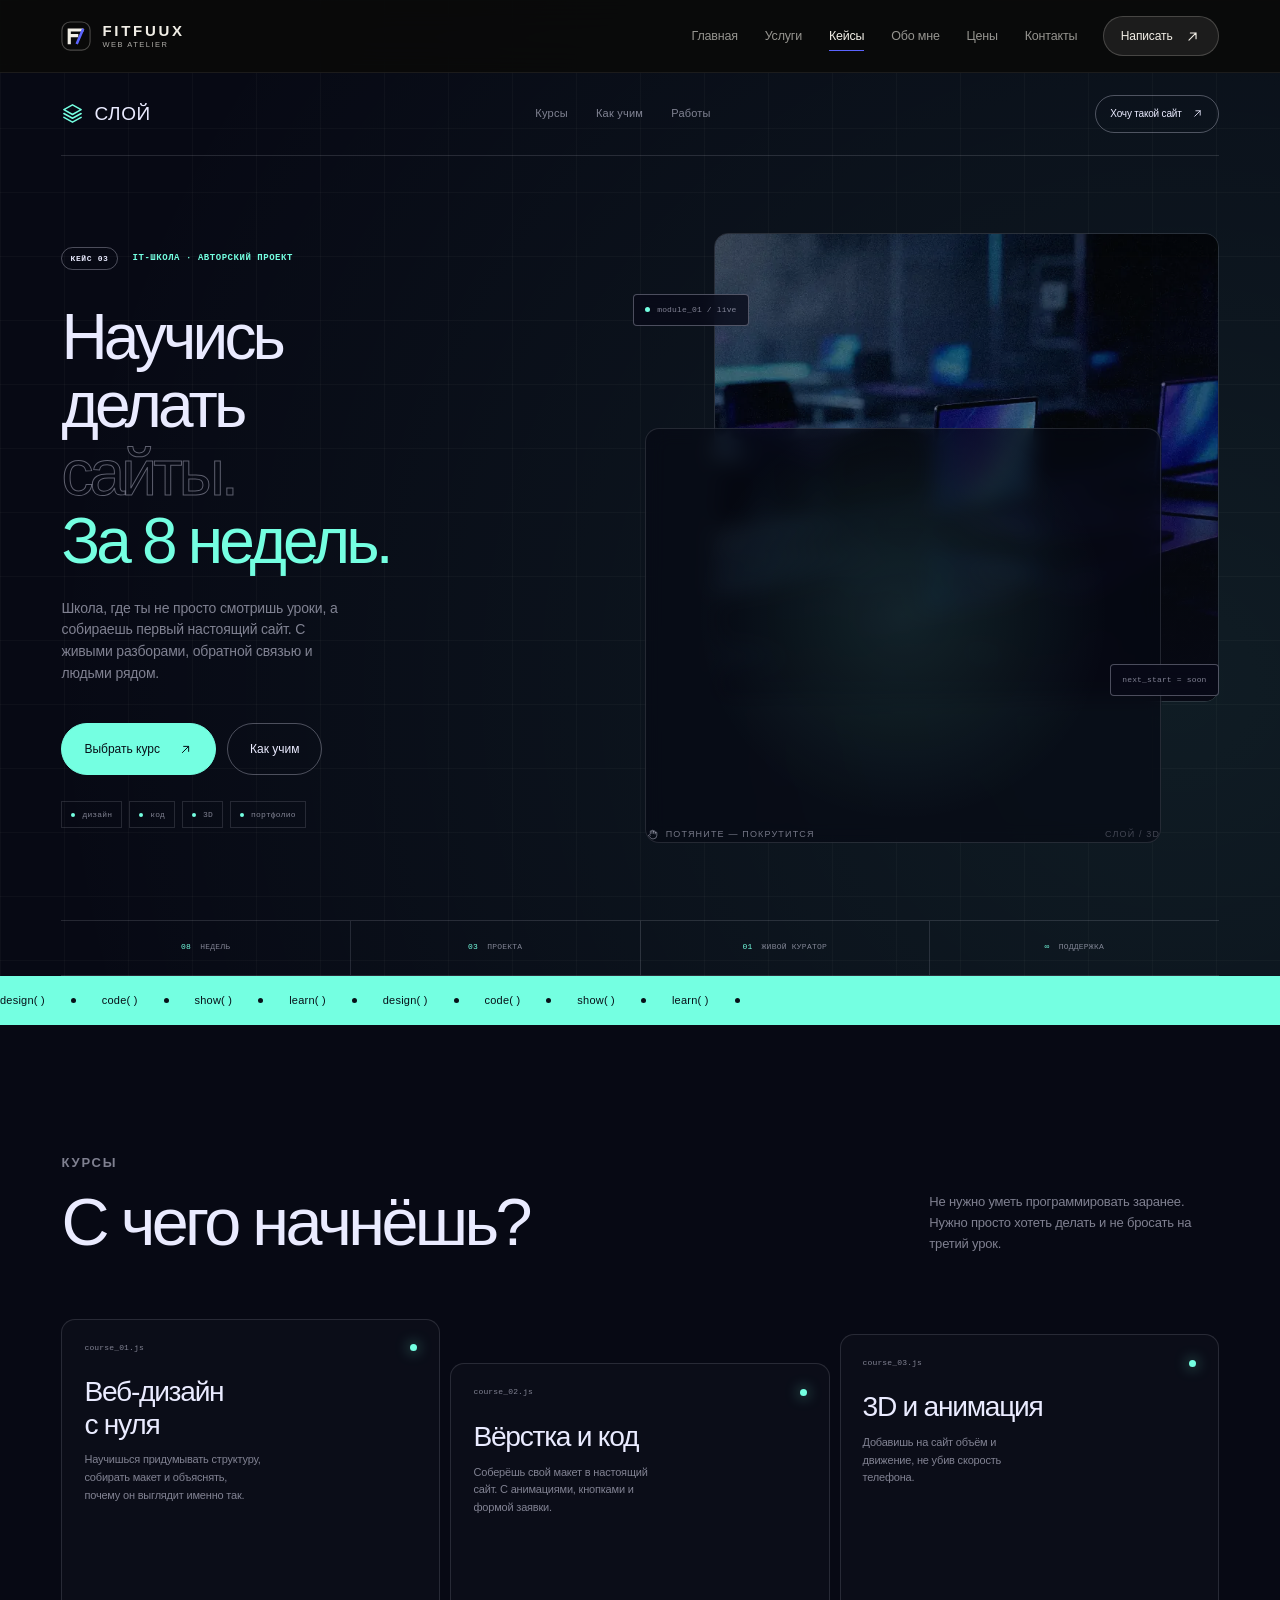
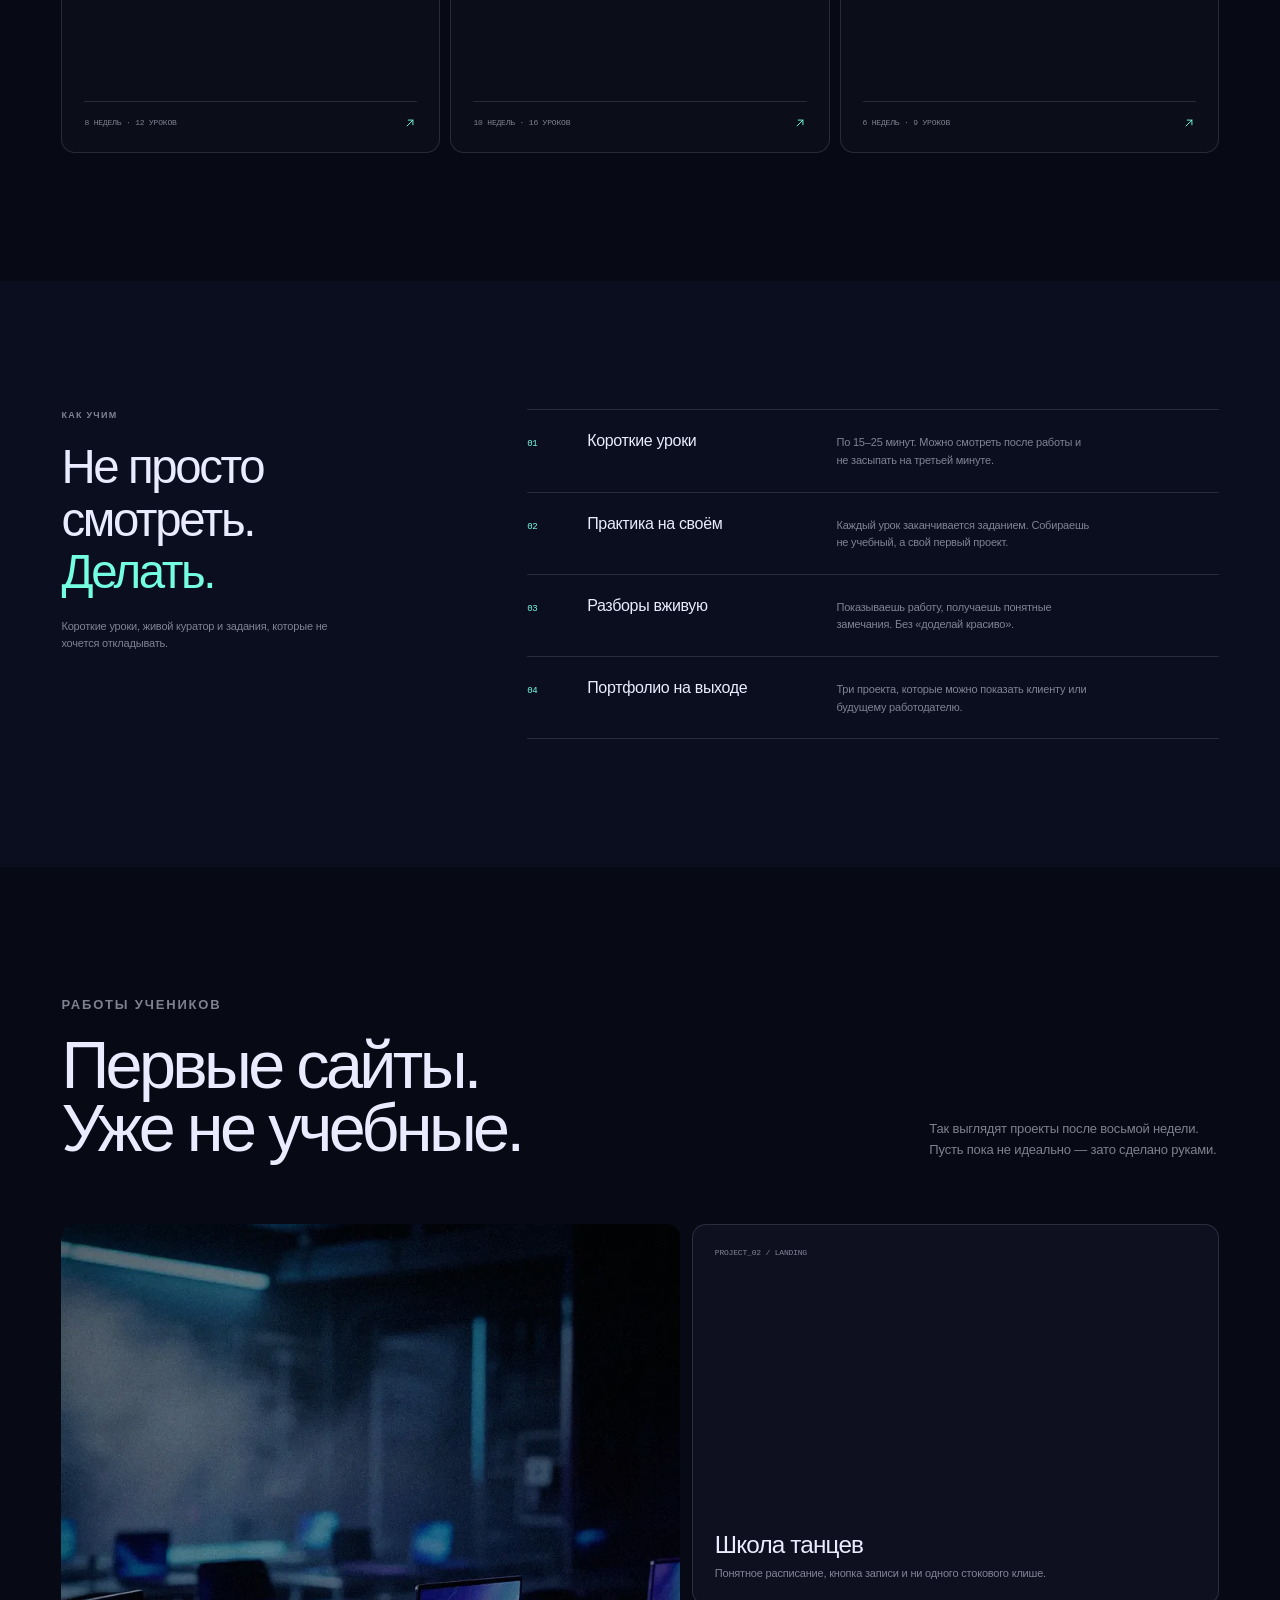
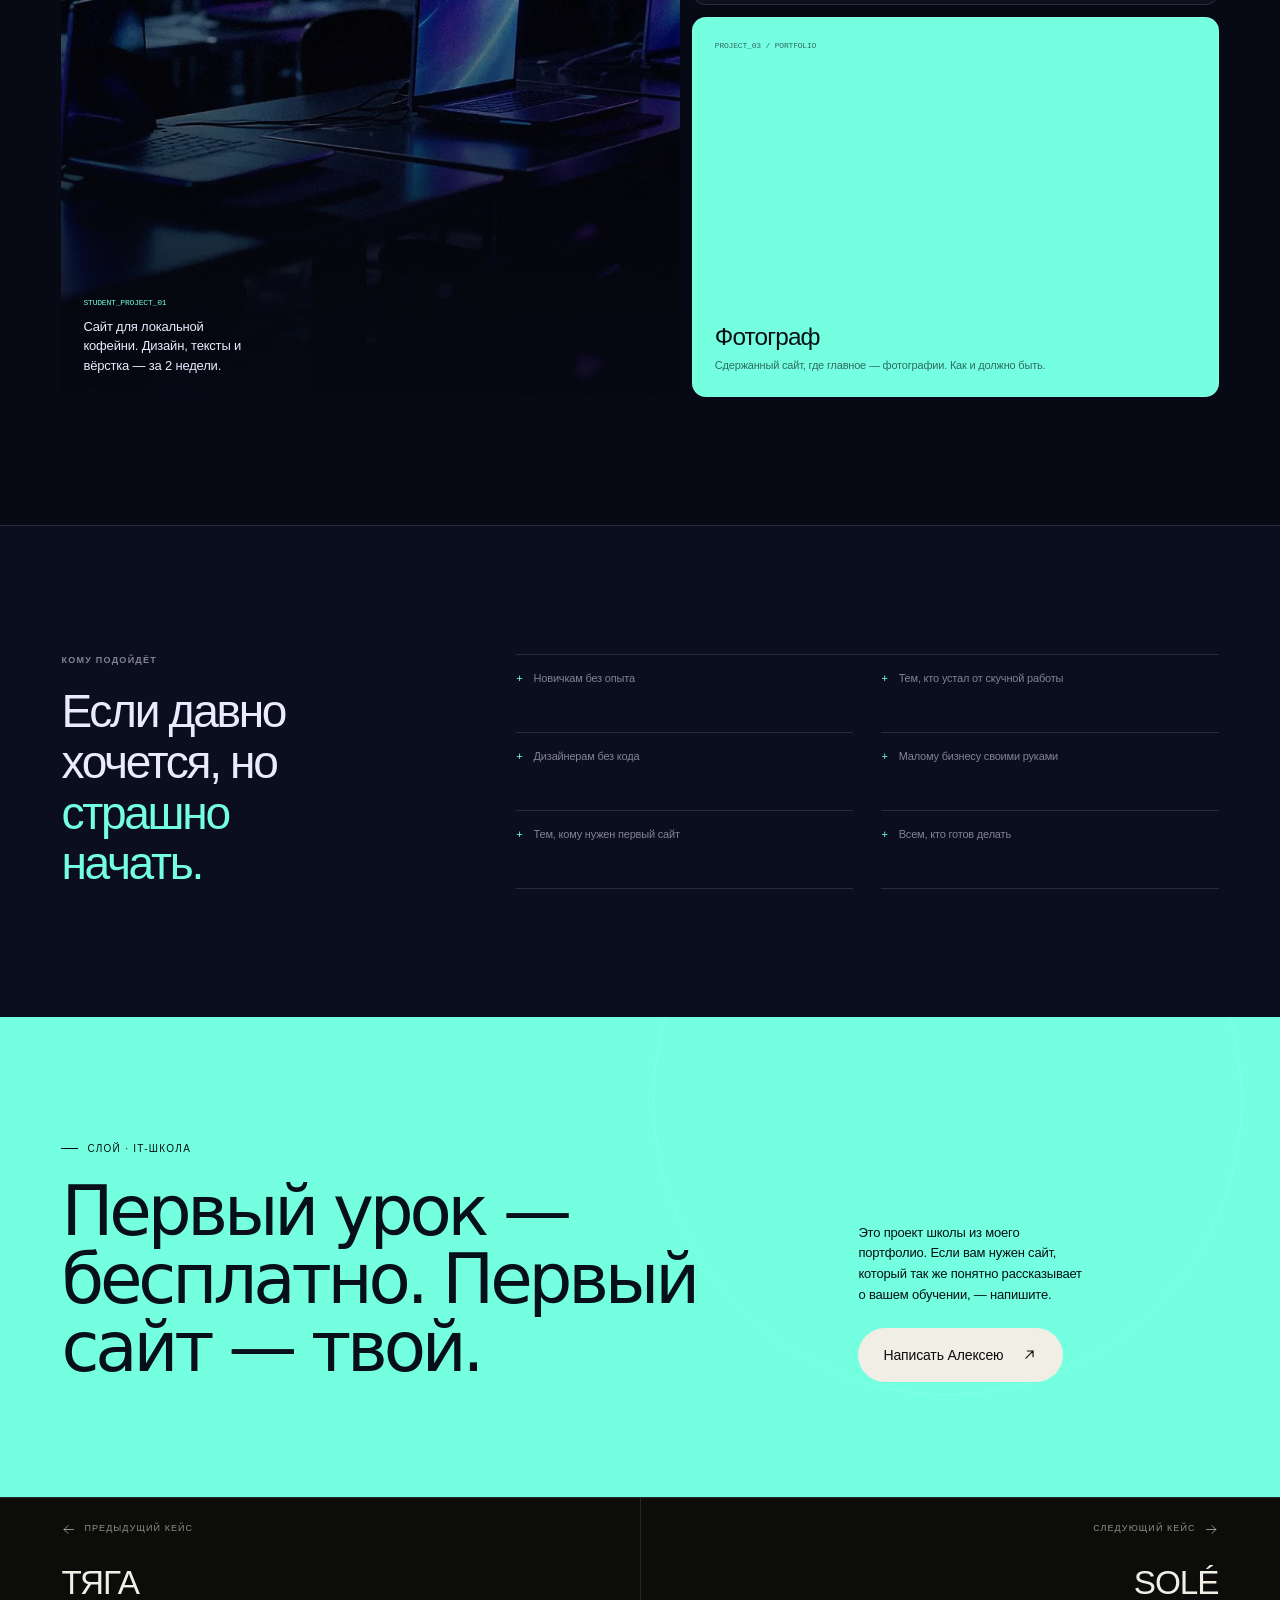
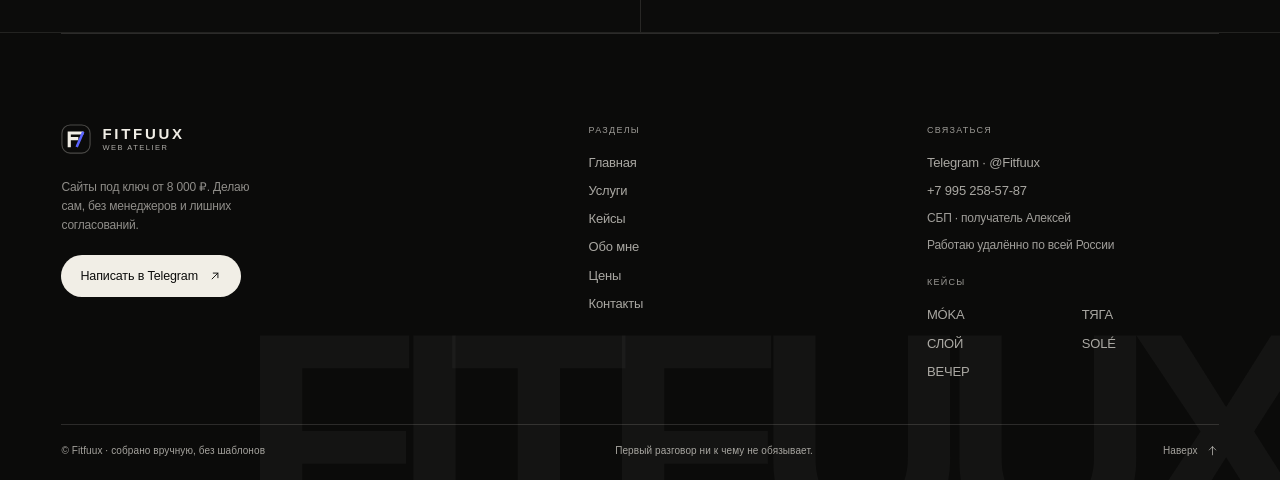
<file: cases/sloy.html>
<!DOCTYPE html>
<html lang="ru">
<head>
  <meta charset="utf-8">
  <meta name="viewport" content="width=device-width, initial-scale=1, viewport-fit=cover">
  <meta name="theme-color" content="#0C0C0B">
  <meta name="color-scheme" content="light">
  <title>СЛОЙ — сайт IT-школы | Авторский кейс FITFUUX</title>
  <meta name="description" content="Авторский проект сайта для IT-школы СЛОЙ: неоновый дизайн, понятная программа и вращающаяся 3D-геометрия. Работа FITFUUX.">
  <link rel="canonical" href="https://fitfuuxdev.github.io/fitfuux/cases/sloy.html">
  <meta name="robots" content="index, follow, max-image-preview:large">
  <meta property="og:type" content="article">
  <meta property="og:locale" content="ru_RU">
  <meta property="og:site_name" content="FITFUUX">
  <meta property="og:title" content="СЛОЙ — сайт IT-школы | Авторский кейс FITFUUX">
  <meta property="og:description" content="Авторский проект сайта для IT-школы СЛОЙ: неоновый дизайн, понятная программа и вращающаяся 3D-геометрия. Работа FITFUUX.">
  <meta property="og:url" content="https://fitfuuxdev.github.io/fitfuux/cases/sloy.html">
  <meta property="og:image" content="https://fitfuuxdev.github.io/fitfuux/assets/og/sloy.jpg">
  <meta property="og:image:type" content="image/jpeg">
  <meta property="og:image:width" content="1200">
  <meta property="og:image:height" content="630">
  <meta property="og:image:alt" content="СЛОЙ — сайт IT-школы | Авторский кейс FITFUUX">
  <meta name="twitter:card" content="summary_large_image">
  <meta name="twitter:title" content="СЛОЙ — сайт IT-школы | Авторский кейс FITFUUX">
  <meta name="twitter:description" content="Авторский проект сайта для IT-школы СЛОЙ: неоновый дизайн, понятная программа и вращающаяся 3D-геометрия. Работа FITFUUX.">
  <meta name="twitter:image" content="https://fitfuuxdev.github.io/fitfuux/assets/og/sloy.jpg">
  <meta name="twitter:image:alt" content="СЛОЙ — сайт IT-школы | Авторский кейс FITFUUX">
  <link rel="icon" href="../assets/brand/favicon.ico" sizes="any">
  <link rel="icon" href="../assets/brand/favicon.svg" type="image/svg+xml">
  <link rel="icon" href="../assets/brand/favicon-32.png" sizes="32x32" type="image/png">
  <link rel="apple-touch-icon" href="../assets/brand/apple-touch-icon.png">
  <link rel="manifest" href="../site.webmanifest">
  <link rel="stylesheet" href="../assets/fonts/fonts.min.css">
  <link rel="stylesheet" href="../assets/css/site.min.css">
  <link rel="stylesheet" href="../assets/css/cases.min.css">
  <link rel="preload" as="image" href="../assets/img/sloy-hero-1024.webp" imagesrcset="../assets/img/sloy-hero-480.webp 480w, ../assets/img/sloy-hero-800.webp 800w, ../assets/img/sloy-hero-1024.webp 1024w" imagesizes="100vw" fetchpriority="high">
  
  <script>document.documentElement.classList.add('js');window.addEventListener('load',function(){setTimeout(function(){if(!document.documentElement.classList.contains('motion-ready'))document.documentElement.classList.add('motion-fallback');},2600);},{once:true});</script>
  <script type="application/ld+json">{"@context":"https://schema.org","@graph":[{"@type":"ProfessionalService","@id":"https://fitfuuxdev.github.io/fitfuux/#studio","name":"FITFUUX","url":"https://fitfuuxdev.github.io/fitfuux/","image":"https://fitfuuxdev.github.io/fitfuux/assets/og/home.jpg","description":"Лендинги и сайты под ключ от 8 000 ₽. Дизайн, тексты, 3D, запуск.","telephone":"+7 995 258-57-87","priceRange":"8 000–12 000 ₽","founder":{"@type":"Person","name":"Алексей","jobTitle":"Веб-дизайнер и разработчик"},"sameAs":["https://t.me/Fitfuux"],"areaServed":"RU","makesOffer":[{"@type":"Offer","name":"Лендинг «Старт»","price":"8000","priceCurrency":"RUB"},{"@type":"Offer","name":"Лендинг под ключ","price":"12000","priceCurrency":"RUB"},{"@type":"Offer","name":"Доработка сайта","price":"2000","priceCurrency":"RUB"}]},{"@type":"WebPage","@id":"https://fitfuuxdev.github.io/fitfuux/cases/sloy.html#page","url":"https://fitfuuxdev.github.io/fitfuux/cases/sloy.html","name":"СЛОЙ — сайт IT-школы | Авторский кейс FITFUUX","description":"Авторский проект сайта для IT-школы СЛОЙ: неоновый дизайн, понятная программа и вращающаяся 3D-геометрия. Работа FITFUUX.","inLanguage":"ru-RU","isPartOf":{"@id":"https://fitfuuxdev.github.io/fitfuux/#studio"},"primaryImageOfPage":"https://fitfuuxdev.github.io/fitfuux/assets/og/sloy.jpg"},{"@type":"CreativeWork","name":"СЛОЙ — сайт IT-школы | Авторский кейс FITFUUX","abstract":"Авторский проект сайта для IT-школы СЛОЙ: неоновый дизайн, понятная программа и вращающаяся 3D-геометрия. Работа FITFUUX.","author":{"@type":"Person","name":"Алексей (FITFUUX)"},"genre":"Авторский проект сайта","inLanguage":"ru-RU","url":"https://fitfuuxdev.github.io/fitfuux/cases/sloy.html"},{"@type":"BreadcrumbList","itemListElement":[{"@type":"ListItem","position":1,"name":"Главная","item":"https://fitfuuxdev.github.io/fitfuux/"},{"@type":"ListItem","position":2,"name":"Портфолио","item":"https://fitfuuxdev.github.io/fitfuux/portfolio.html"},{"@type":"ListItem","position":3,"name":"СЛОЙ","item":"https://fitfuuxdev.github.io/fitfuux/cases/sloy.html"}]}]}</script>
</head>
<body class="case-page case-sloy">
<a class="skip-link" href="#main">К основному содержанию</a>
<span id="top" class="sr-only">Начало страницы</span>
<header class="site-header" data-header>
  <div class="shell header__inner">
    <a class="brand" href="../index.html">
      <svg class="brand__mark" viewBox="0 0 40 40" fill="none" aria-hidden="true" focusable="false">
    <rect x="1.25" y="1.25" width="37.5" height="37.5" rx="11" stroke="currentColor" stroke-opacity=".28" stroke-width="1.5"/>
    <path d="M11 12h17M11 12v17M11 19.4h10" stroke="currentColor" stroke-width="4.2" stroke-linecap="square"/>
    <path d="M29 12 21.6 29" stroke="#5B64FF" stroke-width="3.4" stroke-linecap="square"/>
  </svg>
      <span class="brand__name"><span class="brand__word">FITFUUX</span><span class="brand__meta">web atelier</span></span>
    </a>
    <nav class="nav" aria-label="Основная навигация"><a href="../index.html">Главная</a><a href="../services.html">Услуги</a><a href="../portfolio.html" aria-current="page">Кейсы</a><a href="../about.html">Обо мне</a><a href="../pricing.html">Цены</a><a href="../contacts.html">Контакты</a></nav>
    <div class="header__actions">
      <a class="btn btn--header" href="../contacts.html">Написать <svg  viewBox="0 0 24 24" fill="none" stroke="currentColor" stroke-width="1.6" stroke-linecap="round" stroke-linejoin="round" aria-hidden="true" focusable="false"><path d="M7 17 17 7M9 7h8v8"/></svg></a>
      <button class="menu-toggle" type="button" data-menu-open aria-expanded="false" aria-controls="site-menu">
        <span class="sr-only">Открыть меню</span>
        <span class="menu-toggle__lines" aria-hidden="true"></span>
      </button>
    </div>
  </div>
  <div class="header-line" aria-hidden="true"><span data-progress></span></div>
</header>
<dialog class="menu" id="site-menu" aria-labelledby="menu-title">
  <div class="menu__inner">
    <div class="menu__top">
      <a class="brand" href="../index.html">
        <svg class="brand__mark" viewBox="0 0 40 40" fill="none" aria-hidden="true" focusable="false">
    <rect x="1.25" y="1.25" width="37.5" height="37.5" rx="11" stroke="currentColor" stroke-opacity=".28" stroke-width="1.5"/>
    <path d="M11 12h17M11 12v17M11 19.4h10" stroke="currentColor" stroke-width="4.2" stroke-linecap="square"/>
    <path d="M29 12 21.6 29" stroke="#5B64FF" stroke-width="3.4" stroke-linecap="square"/>
  </svg>
        <span class="brand__name"><span class="brand__word">FITFUUX</span><span class="brand__meta">web atelier</span></span>
      </a>
      <button class="menu__close" type="button" data-menu-close>
        <span class="sr-only">Закрыть меню</span>
        <svg  viewBox="0 0 24 24" fill="none" stroke="currentColor" stroke-width="1.6" stroke-linecap="round" stroke-linejoin="round" aria-hidden="true" focusable="false"><path d="m6 6 12 12M18 6 6 18"/></svg>
      </button>
    </div>
    <div class="menu__body">
      <p class="menu__label" id="menu-title">Куда дальше?</p>
      <nav class="menu__nav" aria-label="Мобильная навигация"><a href="../index.html"><span>01</span>Главная</a><a href="../services.html"><span>02</span>Услуги</a><a href="../portfolio.html"><span>03</span>Кейсы</a><a href="../about.html"><span>04</span>Обо мне</a><a href="../pricing.html"><span>05</span>Цены</a><a href="../contacts.html"><span>06</span>Контакты</a></nav>
      <div class="menu__foot">
        <div class="menu__contacts">
          <a href="https://t.me/Fitfuux" target="_blank" rel="noopener noreferrer">@Fitfuux</a>
          <a href="tel:+79952585787">+7 995 258-57-87</a>
          <span class="menu__note">Первый разговор ни к чему не обязывает. Отвечаю лично.</span>
        </div>
        <a class="btn btn--light btn--small" href="../contacts.html">Написать <svg  viewBox="0 0 24 24" fill="none" stroke="currentColor" stroke-width="1.6" stroke-linecap="round" stroke-linejoin="round" aria-hidden="true" focusable="false"><path d="M7 17 17 7M9 7h8v8"/></svg></a>
      </div>
    </div>
  </div>
</dialog>
<main id="main">
<article>
<section class="case-hero">
  <div class="case-shell">
  <div class="case-topline">
    <a class="case-logo" href="#top" aria-label="СЛОЙ — к началу страницы"><svg  viewBox="0 0 24 24" fill="none" stroke="currentColor" stroke-width="1.6" stroke-linecap="round" stroke-linejoin="round" aria-hidden="true" focusable="false"><path d="m12 3 9 5-9 5-9-5 9-5Zm-9 9 9 5 9-5M3 16l9 5 9-5"/></svg><span>СЛОЙ</span></a>
    <nav class="case-nav" aria-label="Разделы этого кейса"><a href="#courses">Курсы</a><a href="#how">Как учим</a><a href="#work">Работы</a></nav>
    <a class="case-topline__cta" href="../contacts.html">Хочу такой сайт <svg  viewBox="0 0 24 24" fill="none" stroke="currentColor" stroke-width="1.6" stroke-linecap="round" stroke-linejoin="round" aria-hidden="true" focusable="false"><path d="M7 17 17 7M9 7h8v8"/></svg></a>
  </div>
</div>
  <div class="case-shell sloy-hero__layout">
    <div class="sloy-hero__copy reveal">
      <p class="case-kicker"><span class="case-kicker__tag">Кейс 03</span> IT-школа · авторский проект</p>
      <h1>
        <span class="sloy-hero__title-line">Научись</span>
        <span class="sloy-hero__title-line">делать</span>
        <span class="sloy-hero__title-line sloy-hero__title-muted">сайты.</span>
        <span class="sloy-hero__title-line sloy-hero__title-accent">За 8 недель.</span>
      </h1>
      <p class="case-hero__lead">Школа, где ты не просто смотришь уроки, а собираешь первый настоящий сайт. С живыми разборами, обратной связью и людьми рядом.</p>
      <div class="case-actions"><a class="case-btn" href="#courses">Выбрать курс <svg  viewBox="0 0 24 24" fill="none" stroke="currentColor" stroke-width="1.6" stroke-linecap="round" stroke-linejoin="round" aria-hidden="true" focusable="false"><path d="M7 17 17 7M9 7h8v8"/></svg></a><a class="case-btn case-btn--ghost" href="#how">Как учим</a></div>
      <div class="sloy-tags"><span class="sloy-tag"><i></i>дизайн</span><span class="sloy-tag"><i></i>код</span><span class="sloy-tag"><i></i>3D</span><span class="sloy-tag"><i></i>портфолио</span></div>
    </div>
    <div class="sloy-hero__visual">
      <figure class="sloy-hero__image reveal" data-reveal-delay="1">
        <img src="../assets/img/sloy-hero-1024.webp" srcset="../assets/img/sloy-hero-480.webp 480w, ../assets/img/sloy-hero-800.webp 800w, ../assets/img/sloy-hero-1024.webp 1024w" sizes="(max-width: 900px) 100vw, 40vw" width="1024" height="640" alt="Компьютерный класс с ноутбуками в синем свете" loading="eager" decoding="async" fetchpriority="high">
      </figure>
      <div class="sloy-hero__scene case-scene reveal" data-reveal-delay="2"><div class="scene " data-scene="neon" role="img" tabindex="0" aria-label="Светящаяся неоновая геометрия в тёмном пространстве. Модель можно вращать мышью или пальцем.">
    <canvas class="scene__canvas" aria-hidden="true"></canvas>
    <div class="scene__fallback"><img src="../assets/img/poster-neon.webp" srcset="../assets/img/poster-neon-480.webp 480w, ../assets/img/poster-neon.webp 745w" sizes="(max-width: 760px) 100vw, 50vw" width="745" height="557" alt="Светящаяся неоновая геометрия в тёмном пространстве. Модель можно вращать мышью или пальцем." loading="eager" decoding="async" fetchpriority="high"></div>
    <div class="scene__hud" aria-hidden="true">
      <span class="scene__hint"><svg  viewBox="0 0 24 24" fill="none" stroke="currentColor" stroke-width="1.6" stroke-linecap="round" stroke-linejoin="round" aria-hidden="true" focusable="false"><path d="M8 11V6.5a1.5 1.5 0 0 1 3 0V10m0-4.5a1.5 1.5 0 0 1 3 0V10m0-3a1.5 1.5 0 0 1 3 0v4m0-2a1.5 1.5 0 0 1 3 0v4.5a6.5 6.5 0 0 1-6.5 6.5h-1a6 6 0 0 1-4.6-2.2L5 14.8a1.5 1.5 0 0 1 2.2-2L8 13.5"/></svg> Потяните — покрутится</span>
      <span class="scene__label">СЛОЙ / 3D</span>
    </div>
  </div></div>
      <span class="sloy-float sloy-float--one"><i></i> module_01 / live</span>
      <span class="sloy-float sloy-float--two">next_start = soon</span>
    </div>
  </div>
  <div class="case-shell">
    <div class="sloy-strip reveal">
      <div class="sloy-strip__item"><b>08</b> недель</div>
      <div class="sloy-strip__item"><b>03</b> проекта</div>
      <div class="sloy-strip__item"><b>01</b> живой куратор</div>
      <div class="sloy-strip__item"><b>∞</b> поддержка</div>
    </div>
  </div>
  <div class="case-marquee sloy-marquee"><div class="case-marquee__track"><div class="case-marquee__set" aria-hidden="true"><span>design( )</span><span>code( )</span><span>show( )</span><span>learn( )</span></div><div class="case-marquee__set" aria-hidden="true"><span>design( )</span><span>code( )</span><span>show( )</span><span>learn( )</span></div></div></div>
</section>
<section class="case-section sloy-courses" id="courses">
  <div class="case-shell">
    <div class="case-section-head reveal">
      <div><p class="case-eyebrow">Курсы</p><h2>С чего начнёшь?</h2></div>
      <p>Не нужно уметь программировать заранее. Нужно просто хотеть делать и не бросать на третий урок.</p>
    </div>
    <div class="sloy-courses__grid reveal-group">
      <article class="sloy-course">
        <div><div class="sloy-course__top"><span>course_01.js</span><i class="sloy-course__dot"></i></div><h3 style="margin-top:22px">Веб-дизайн с нуля</h3><p>Научишься придумывать структуру, собирать макет и объяснять, почему он выглядит именно так.</p></div>
        <div><div class="sloy-course__foot"><span>8 недель · 12 уроков</span><svg  viewBox="0 0 24 24" fill="none" stroke="currentColor" stroke-width="1.6" stroke-linecap="round" stroke-linejoin="round" aria-hidden="true" focusable="false"><path d="M7 17 17 7M9 7h8v8"/></svg></div></div>
      </article><article class="sloy-course">
        <div><div class="sloy-course__top"><span>course_02.js</span><i class="sloy-course__dot"></i></div><h3 style="margin-top:22px">Вёрстка и код</h3><p>Соберёшь свой макет в настоящий сайт. С анимациями, кнопками и формой заявки.</p></div>
        <div><div class="sloy-course__foot"><span>10 недель · 16 уроков</span><svg  viewBox="0 0 24 24" fill="none" stroke="currentColor" stroke-width="1.6" stroke-linecap="round" stroke-linejoin="round" aria-hidden="true" focusable="false"><path d="M7 17 17 7M9 7h8v8"/></svg></div></div>
      </article><article class="sloy-course">
        <div><div class="sloy-course__top"><span>course_03.js</span><i class="sloy-course__dot"></i></div><h3 style="margin-top:22px">3D и анимация</h3><p>Добавишь на сайт объём и движение, не убив скорость телефона.</p></div>
        <div><div class="sloy-course__foot"><span>6 недель · 9 уроков</span><svg  viewBox="0 0 24 24" fill="none" stroke="currentColor" stroke-width="1.6" stroke-linecap="round" stroke-linejoin="round" aria-hidden="true" focusable="false"><path d="M7 17 17 7M9 7h8v8"/></svg></div></div>
      </article>
    </div>
  </div>
</section>
<section class="case-section sloy-how" id="how">
  <div class="case-shell">
    <div class="sloy-how__grid">
      <div class="reveal"><p class="case-eyebrow">Как учим</p><h2>Не просто смотреть. <span>Делать.</span></h2><p class="case-note" style="margin-top:20px">Короткие уроки, живой куратор и задания, которые не хочется откладывать.</p></div>
      <div class="sloy-how__list reveal-group">
        <div class="sloy-how__item"><span class="sloy-how__num">01</span><h3>Короткие уроки</h3><p>По 15–25 минут. Можно смотреть после работы и не засыпать на третьей минуте.</p></div>
        <div class="sloy-how__item"><span class="sloy-how__num">02</span><h3>Практика на своём</h3><p>Каждый урок заканчивается заданием. Собираешь не учебный, а свой первый проект.</p></div>
        <div class="sloy-how__item"><span class="sloy-how__num">03</span><h3>Разборы вживую</h3><p>Показываешь работу, получаешь понятные замечания. Без «доделай красиво».</p></div>
        <div class="sloy-how__item"><span class="sloy-how__num">04</span><h3>Портфолио на выходе</h3><p>Три проекта, которые можно показать клиенту или будущему работодателю.</p></div>
      </div>
    </div>
  </div>
</section>
<section class="case-section sloy-work" id="work">
  <div class="case-shell">
    <div class="case-section-head reveal">
      <div><p class="case-eyebrow">Работы учеников</p><h2>Первые сайты. Уже не учебные.</h2></div>
      <p>Так выглядят проекты после восьмой недели. Пусть пока не идеально — зато сделано руками.</p>
    </div>
    <div class="sloy-work__grid reveal">
      <figure class="sloy-work__main">
        <img src="../assets/img/sloy-class-819.webp" srcset="../assets/img/sloy-class-480.webp 480w, ../assets/img/sloy-class-800.webp 800w, ../assets/img/sloy-class-819.webp 819w" sizes="(max-width: 900px) 100vw, 56vw" width="819" height="1024" alt="Учебный класс с ноутбуками и синим неоновым светом" loading="lazy" decoding="async">
        <figcaption class="sloy-work__caption"><span>student_project_01</span><p>Сайт для локальной кофейни. Дизайн, тексты и вёрстка — за 2 недели.</p></figcaption>
      </figure>
      <div class="sloy-work__side">
        <div class="sloy-work__card"><span>project_02 / landing</span><div><h3>Школа танцев</h3><p>Понятное расписание, кнопка записи и ни одного стокового клише.</p></div></div>
        <div class="sloy-work__card"><span>project_03 / portfolio</span><div><h3>Фотограф</h3><p>Сдержанный сайт, где главное — фотографии. Как и должно быть.</p></div></div>
      </div>
    </div>
  </div>
</section>
<section class="case-section sloy-fit">
  <div class="case-shell">
    <div class="sloy-fit__grid">
      <div class="reveal"><p class="case-eyebrow">Кому подойдёт</p><h2>Если давно хочется, но <span style="color:var(--case-accent)">страшно начать.</span></h2></div>
      <div class="sloy-fit__list reveal" data-reveal-delay="1">
        <div class="sloy-fit__item">Новичкам без опыта</div>
        <div class="sloy-fit__item">Тем, кто устал от скучной работы</div>
        <div class="sloy-fit__item">Дизайнерам без кода</div>
        <div class="sloy-fit__item">Малому бизнесу своими руками</div>
        <div class="sloy-fit__item">Тем, кому нужен первый сайт</div>
        <div class="sloy-fit__item">Всем, кто готов делать</div>
      </div>
    </div>
  </div>
</section>
<section class="case-cta sloy-cta" style="--case-accent:#74ffe1">
  <div class="case-shell case-cta__inner">
    <div><p class="case-cta__eyebrow">СЛОЙ · IT-школа</p><h2>Первый урок — бесплатно. Первый сайт — твой.</h2></div>
    <div class="case-cta__side"><p>Это проект школы из моего портфолио. Если вам нужен сайт, который так же понятно рассказывает о вашем обучении, — напишите.</p><a class="btn btn--light" href="../contacts.html">Написать Алексею <svg  viewBox="0 0 24 24" fill="none" stroke="currentColor" stroke-width="1.6" stroke-linecap="round" stroke-linejoin="round" aria-hidden="true" focusable="false"><path d="M7 17 17 7M9 7h8v8"/></svg></a></div>
  </div>
</section>
<nav class="case-pager" aria-label="Другие кейсы">
  <a href="../cases/tyaga.html" rel="prev">
    <span class="case-pager__label"><svg  viewBox="0 0 24 24" fill="none" stroke="currentColor" stroke-width="1.6" stroke-linecap="round" stroke-linejoin="round" aria-hidden="true" focusable="false"><path d="M20 12H5M11 6l-6 6 6 6"/></svg> Предыдущий кейс</span>
    <span class="case-pager__name">ТЯГА</span>
  </a>
  <a href="../cases/sole.html" rel="next">
    <span class="case-pager__label">Следующий кейс <svg  viewBox="0 0 24 24" fill="none" stroke="currentColor" stroke-width="1.6" stroke-linecap="round" stroke-linejoin="round" aria-hidden="true" focusable="false"><path d="M4 12h15M13 6l6 6-6 6"/></svg></span>
    <span class="case-pager__name">SOLÉ</span>
  </a>
</nav>
</article>
</main>
<footer class="site-footer">
  <div class="shell">
    <div class="footer-grid">
      <div class="footer-brand">
        <a class="brand" href="../index.html">
          <svg class="brand__mark" viewBox="0 0 40 40" fill="none" aria-hidden="true" focusable="false">
    <rect x="1.25" y="1.25" width="37.5" height="37.5" rx="11" stroke="currentColor" stroke-opacity=".28" stroke-width="1.5"/>
    <path d="M11 12h17M11 12v17M11 19.4h10" stroke="currentColor" stroke-width="4.2" stroke-linecap="square"/>
    <path d="M29 12 21.6 29" stroke="#5B64FF" stroke-width="3.4" stroke-linecap="square"/>
  </svg>
          <span class="brand__name"><span class="brand__word">FITFUUX</span><span class="brand__meta">web atelier</span></span>
        </a>
        <p>Сайты под ключ от 8 000 ₽. Делаю сам, без менеджеров и лишних согласований.</p>
        <a class="btn btn--light btn--small" style="margin-top:20px" href="https://t.me/Fitfuux" target="_blank" rel="noopener noreferrer">Написать в Telegram <svg  viewBox="0 0 24 24" fill="none" stroke="currentColor" stroke-width="1.6" stroke-linecap="round" stroke-linejoin="round" aria-hidden="true" focusable="false"><path d="M7 17 17 7M9 7h8v8"/></svg></a>
      </div>
      <div>
        <p class="footer-col__title">Разделы</p>
        <nav class="footer-links" aria-label="Разделы сайта"><a href="../index.html">Главная</a><a href="../services.html">Услуги</a><a href="../portfolio.html">Кейсы</a><a href="../about.html">Обо мне</a><a href="../pricing.html">Цены</a><a href="../contacts.html">Контакты</a></nav>
      </div>
      <div>
        <p class="footer-col__title">Связаться</p>
        <div class="footer-links">
          <a href="https://t.me/Fitfuux" target="_blank" rel="noopener noreferrer">Telegram · @Fitfuux</a>
          <a href="tel:+79952585787">+7 995 258-57-87</a>
          <span style="color:rgba(244,241,234,.64);font-size:12px">СБП · получатель Алексей</span>
          <span style="color:rgba(244,241,234,.64);font-size:12px">Работаю удалённо по всей России</span>
        </div>
        <div style="margin-top:22px">
          <p class="footer-col__title">Кейсы</p>
          <div class="footer-links footer-links--cases"><a href="../cases/moka.html">MÓKA</a><a href="../cases/tyaga.html">ТЯГА</a><a href="../cases/sloy.html">СЛОЙ</a><a href="../cases/sole.html">SOLÉ</a><a href="../cases/vecher.html">ВЕЧЕР</a></div>
        </div>
      </div>
    </div>
    <div class="footer-bottom">
      <span>© Fitfuux · собрано вручную, без шаблонов</span>
      <span>Первый разговор ни к чему не обязывает.</span>
      <a href="#top">Наверх <svg  viewBox="0 0 24 24" fill="none" stroke="currentColor" stroke-width="1.6" stroke-linecap="round" stroke-linejoin="round" aria-hidden="true" focusable="false"><path d="M12 20V5M6 11l6-6 6 6"/></svg></a>
    </div>
  </div>
  <div class="footer-wordmark" aria-hidden="true">FITFUUX</div>
</footer>
<a class="mobile-cta" href="https://t.me/Fitfuux" target="_blank" rel="noopener noreferrer">
  <span><span style="display:block;color:#fff;font-size:13px;font-weight:500">Написать Алексею</span><span style="display:block;font-size:9px;margin-top:2px">@Fitfuux</span></span>
  <svg  viewBox="0 0 24 24" fill="none" stroke="currentColor" stroke-width="1.6" stroke-linecap="round" stroke-linejoin="round" aria-hidden="true" focusable="false"><path d="m21 3-3.2 17.1c-.2 1-.8 1.2-1.7.8l-4.6-3.4-2.2 2.1c-.3.3-.5.5-1 .5l.3-4.7L17.4 6c.5-.4-.1-.6-.8-.2L6.2 12.3l-4.5-1.4c-1-.3-1-1 .2-1.5L19.6 2c.8-.3 1.5.2 1.4 1Z"/></svg>
</a>
<noscript><style>.menu-toggle{display:none!important}@media(max-width:580px){.btn--header{display:inline-flex!important}}.mobile-cta{display:none!important}</style></noscript>
<script type="module" src="../assets/js/app.min.js"></script>
</body>
</html>
</file>
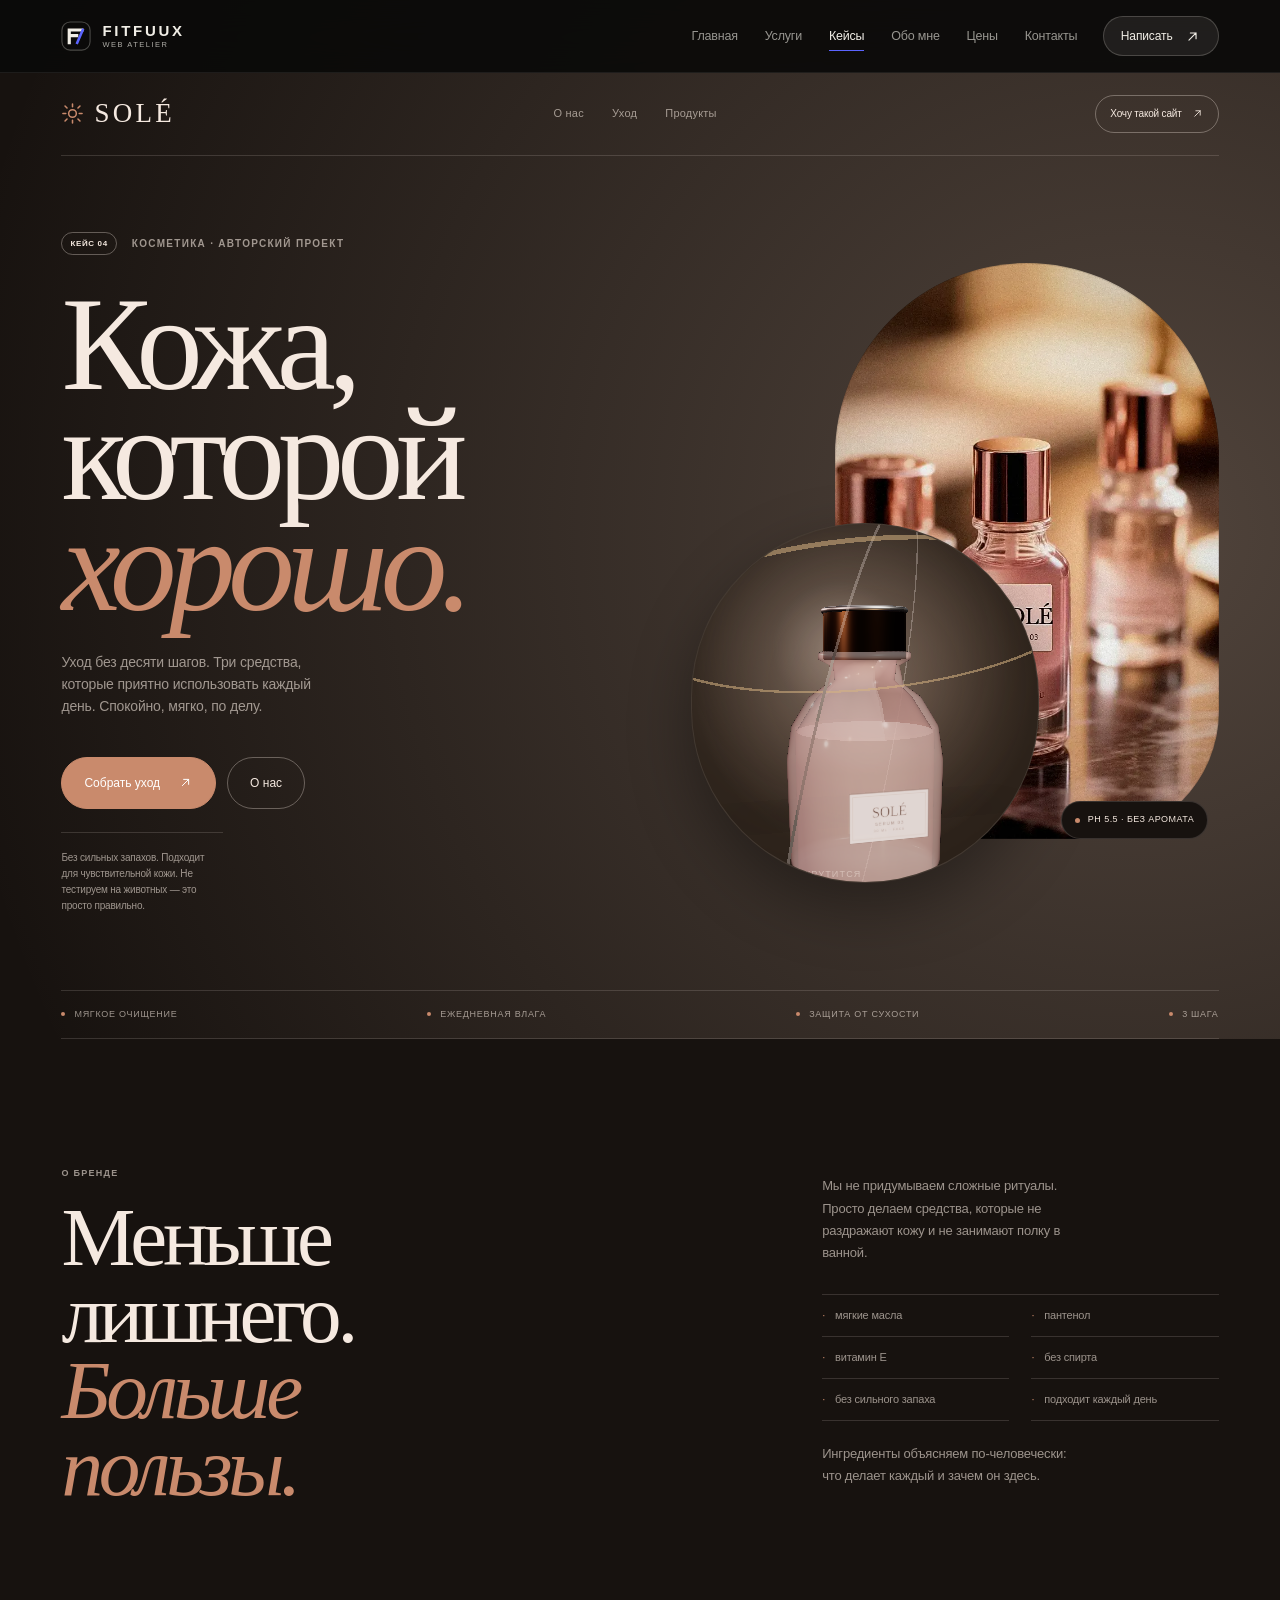
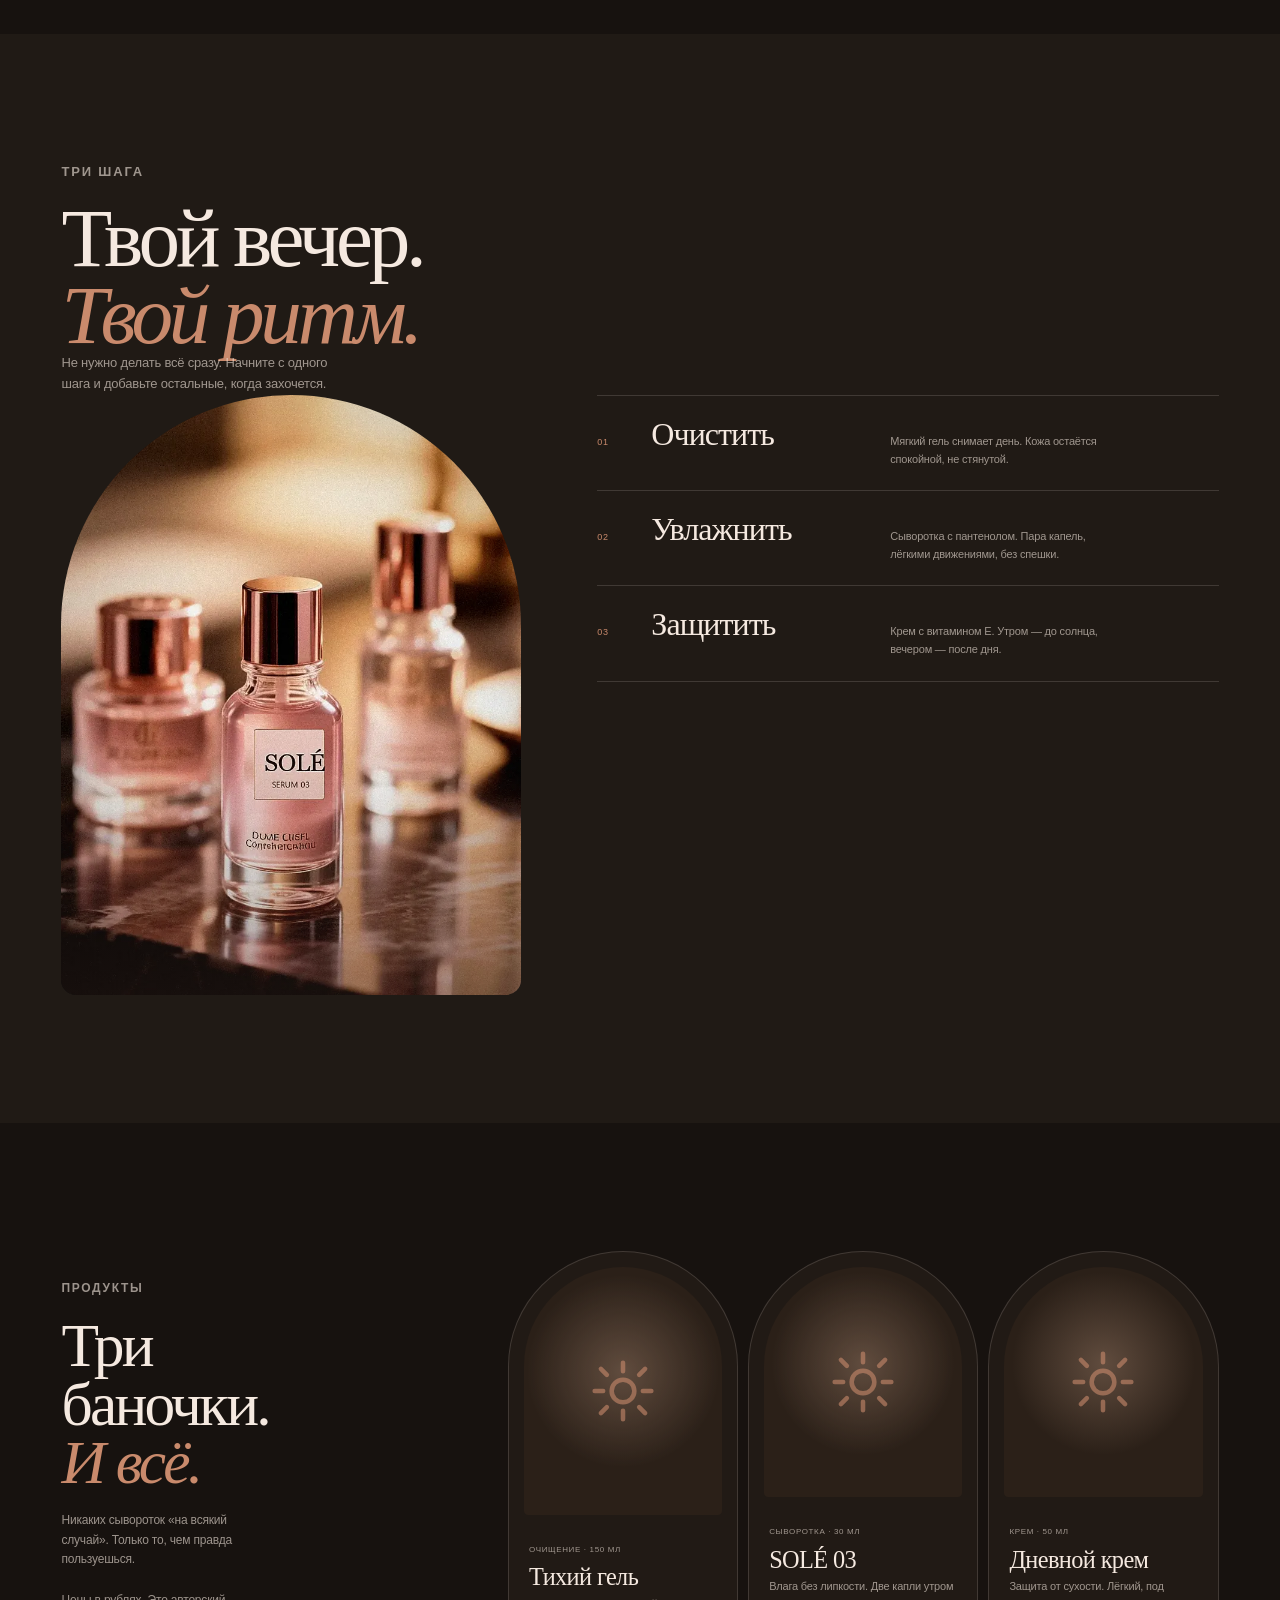
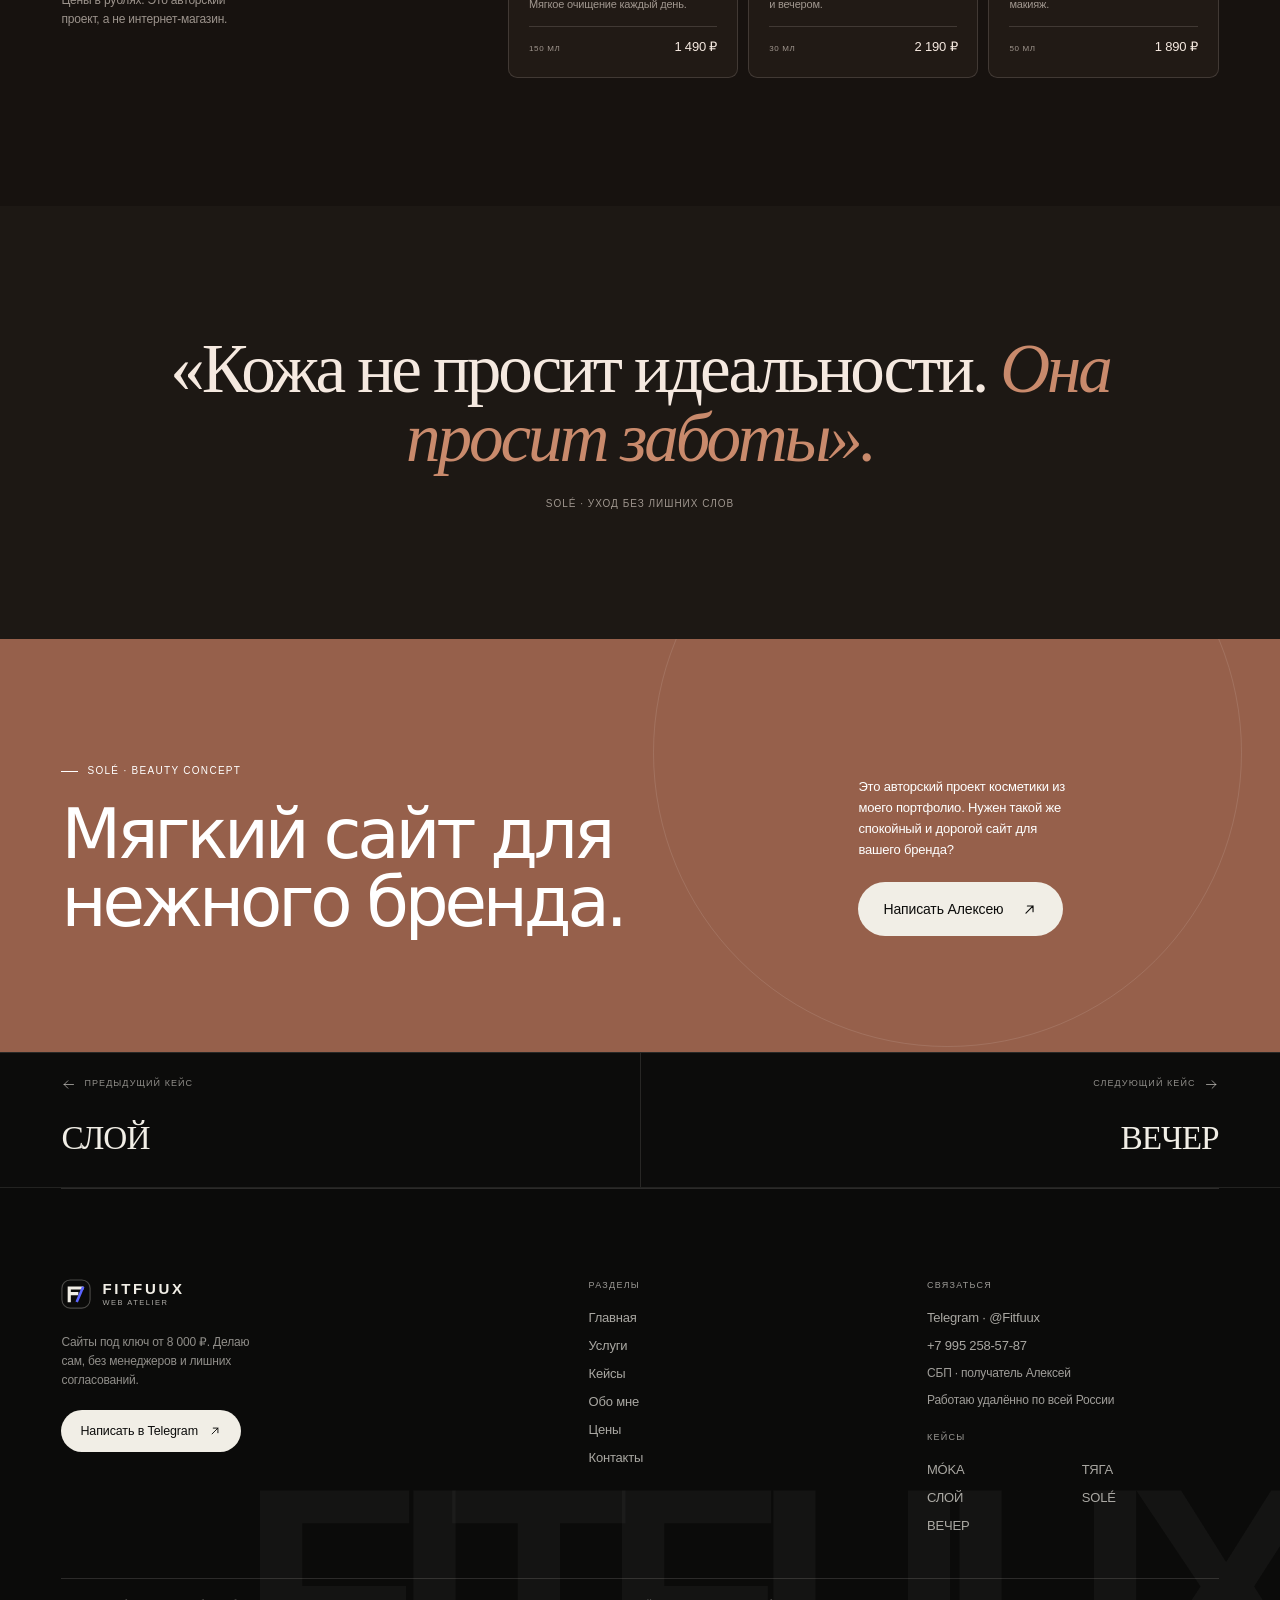
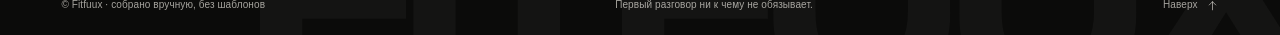
<file: cases/sole.html>
<!DOCTYPE html>
<html lang="ru">
<head>
  <meta charset="utf-8">
  <meta name="viewport" content="width=device-width, initial-scale=1, viewport-fit=cover">
  <meta name="theme-color" content="#0C0C0B">
  <meta name="color-scheme" content="light">
  <title>SOLÉ — сайт косметики | Авторский кейс FITFUUX</title>
  <meta name="description" content="Авторский проект сайта для косметики SOLÉ: тёплая палитра, спокойные тексты и интерактивный 3D-флакон. Работа FITFUUX.">
  <link rel="canonical" href="https://fitfuuxdev.github.io/fitfuux/cases/sole.html">
  <meta name="robots" content="index, follow, max-image-preview:large">
  <meta property="og:type" content="article">
  <meta property="og:locale" content="ru_RU">
  <meta property="og:site_name" content="FITFUUX">
  <meta property="og:title" content="SOLÉ — сайт косметики | Авторский кейс FITFUUX">
  <meta property="og:description" content="Авторский проект сайта для косметики SOLÉ: тёплая палитра, спокойные тексты и интерактивный 3D-флакон. Работа FITFUUX.">
  <meta property="og:url" content="https://fitfuuxdev.github.io/fitfuux/cases/sole.html">
  <meta property="og:image" content="https://fitfuuxdev.github.io/fitfuux/assets/og/sole.jpg">
  <meta property="og:image:type" content="image/jpeg">
  <meta property="og:image:width" content="1200">
  <meta property="og:image:height" content="630">
  <meta property="og:image:alt" content="SOLÉ — сайт косметики | Авторский кейс FITFUUX">
  <meta name="twitter:card" content="summary_large_image">
  <meta name="twitter:title" content="SOLÉ — сайт косметики | Авторский кейс FITFUUX">
  <meta name="twitter:description" content="Авторский проект сайта для косметики SOLÉ: тёплая палитра, спокойные тексты и интерактивный 3D-флакон. Работа FITFUUX.">
  <meta name="twitter:image" content="https://fitfuuxdev.github.io/fitfuux/assets/og/sole.jpg">
  <meta name="twitter:image:alt" content="SOLÉ — сайт косметики | Авторский кейс FITFUUX">
  <link rel="icon" href="../assets/brand/favicon.ico" sizes="any">
  <link rel="icon" href="../assets/brand/favicon.svg" type="image/svg+xml">
  <link rel="icon" href="../assets/brand/favicon-32.png" sizes="32x32" type="image/png">
  <link rel="apple-touch-icon" href="../assets/brand/apple-touch-icon.png">
  <link rel="manifest" href="../site.webmanifest">
  <link rel="stylesheet" href="../assets/fonts/fonts.min.css">
  <link rel="stylesheet" href="../assets/css/site.min.css">
  <link rel="stylesheet" href="../assets/css/cases.min.css">
  <link rel="preload" as="image" href="../assets/img/sole-hero-819.webp" imagesrcset="../assets/img/sole-hero-480.webp 480w, ../assets/img/sole-hero-800.webp 800w, ../assets/img/sole-hero-819.webp 819w" imagesizes="100vw" fetchpriority="high">
  
  <script>document.documentElement.classList.add('js');window.addEventListener('load',function(){setTimeout(function(){if(!document.documentElement.classList.contains('motion-ready'))document.documentElement.classList.add('motion-fallback');},2600);},{once:true});</script>
  <script type="application/ld+json">{"@context":"https://schema.org","@graph":[{"@type":"ProfessionalService","@id":"https://fitfuuxdev.github.io/fitfuux/#studio","name":"FITFUUX","url":"https://fitfuuxdev.github.io/fitfuux/","image":"https://fitfuuxdev.github.io/fitfuux/assets/og/home.jpg","description":"Лендинги и сайты под ключ от 8 000 ₽. Дизайн, тексты, 3D, запуск.","telephone":"+7 995 258-57-87","priceRange":"8 000–12 000 ₽","founder":{"@type":"Person","name":"Алексей","jobTitle":"Веб-дизайнер и разработчик"},"sameAs":["https://t.me/Fitfuux"],"areaServed":"RU","makesOffer":[{"@type":"Offer","name":"Лендинг «Старт»","price":"8000","priceCurrency":"RUB"},{"@type":"Offer","name":"Лендинг под ключ","price":"12000","priceCurrency":"RUB"},{"@type":"Offer","name":"Доработка сайта","price":"2000","priceCurrency":"RUB"}]},{"@type":"WebPage","@id":"https://fitfuuxdev.github.io/fitfuux/cases/sole.html#page","url":"https://fitfuuxdev.github.io/fitfuux/cases/sole.html","name":"SOLÉ — сайт косметики | Авторский кейс FITFUUX","description":"Авторский проект сайта для косметики SOLÉ: тёплая палитра, спокойные тексты и интерактивный 3D-флакон. Работа FITFUUX.","inLanguage":"ru-RU","isPartOf":{"@id":"https://fitfuuxdev.github.io/fitfuux/#studio"},"primaryImageOfPage":"https://fitfuuxdev.github.io/fitfuux/assets/og/sole.jpg"},{"@type":"CreativeWork","name":"SOLÉ — сайт косметики | Авторский кейс FITFUUX","abstract":"Авторский проект сайта для косметики SOLÉ: тёплая палитра, спокойные тексты и интерактивный 3D-флакон. Работа FITFUUX.","author":{"@type":"Person","name":"Алексей (FITFUUX)"},"genre":"Авторский проект сайта","inLanguage":"ru-RU","url":"https://fitfuuxdev.github.io/fitfuux/cases/sole.html"},{"@type":"BreadcrumbList","itemListElement":[{"@type":"ListItem","position":1,"name":"Главная","item":"https://fitfuuxdev.github.io/fitfuux/"},{"@type":"ListItem","position":2,"name":"Портфолио","item":"https://fitfuuxdev.github.io/fitfuux/portfolio.html"},{"@type":"ListItem","position":3,"name":"SOLÉ","item":"https://fitfuuxdev.github.io/fitfuux/cases/sole.html"}]}]}</script>
</head>
<body class="case-page case-sole">
<a class="skip-link" href="#main">К основному содержанию</a>
<span id="top" class="sr-only">Начало страницы</span>
<header class="site-header" data-header>
  <div class="shell header__inner">
    <a class="brand" href="../index.html">
      <svg class="brand__mark" viewBox="0 0 40 40" fill="none" aria-hidden="true" focusable="false">
    <rect x="1.25" y="1.25" width="37.5" height="37.5" rx="11" stroke="currentColor" stroke-opacity=".28" stroke-width="1.5"/>
    <path d="M11 12h17M11 12v17M11 19.4h10" stroke="currentColor" stroke-width="4.2" stroke-linecap="square"/>
    <path d="M29 12 21.6 29" stroke="#5B64FF" stroke-width="3.4" stroke-linecap="square"/>
  </svg>
      <span class="brand__name"><span class="brand__word">FITFUUX</span><span class="brand__meta">web atelier</span></span>
    </a>
    <nav class="nav" aria-label="Основная навигация"><a href="../index.html">Главная</a><a href="../services.html">Услуги</a><a href="../portfolio.html" aria-current="page">Кейсы</a><a href="../about.html">Обо мне</a><a href="../pricing.html">Цены</a><a href="../contacts.html">Контакты</a></nav>
    <div class="header__actions">
      <a class="btn btn--header" href="../contacts.html">Написать <svg  viewBox="0 0 24 24" fill="none" stroke="currentColor" stroke-width="1.6" stroke-linecap="round" stroke-linejoin="round" aria-hidden="true" focusable="false"><path d="M7 17 17 7M9 7h8v8"/></svg></a>
      <button class="menu-toggle" type="button" data-menu-open aria-expanded="false" aria-controls="site-menu">
        <span class="sr-only">Открыть меню</span>
        <span class="menu-toggle__lines" aria-hidden="true"></span>
      </button>
    </div>
  </div>
  <div class="header-line" aria-hidden="true"><span data-progress></span></div>
</header>
<dialog class="menu" id="site-menu" aria-labelledby="menu-title">
  <div class="menu__inner">
    <div class="menu__top">
      <a class="brand" href="../index.html">
        <svg class="brand__mark" viewBox="0 0 40 40" fill="none" aria-hidden="true" focusable="false">
    <rect x="1.25" y="1.25" width="37.5" height="37.5" rx="11" stroke="currentColor" stroke-opacity=".28" stroke-width="1.5"/>
    <path d="M11 12h17M11 12v17M11 19.4h10" stroke="currentColor" stroke-width="4.2" stroke-linecap="square"/>
    <path d="M29 12 21.6 29" stroke="#5B64FF" stroke-width="3.4" stroke-linecap="square"/>
  </svg>
        <span class="brand__name"><span class="brand__word">FITFUUX</span><span class="brand__meta">web atelier</span></span>
      </a>
      <button class="menu__close" type="button" data-menu-close>
        <span class="sr-only">Закрыть меню</span>
        <svg  viewBox="0 0 24 24" fill="none" stroke="currentColor" stroke-width="1.6" stroke-linecap="round" stroke-linejoin="round" aria-hidden="true" focusable="false"><path d="m6 6 12 12M18 6 6 18"/></svg>
      </button>
    </div>
    <div class="menu__body">
      <p class="menu__label" id="menu-title">Куда дальше?</p>
      <nav class="menu__nav" aria-label="Мобильная навигация"><a href="../index.html"><span>01</span>Главная</a><a href="../services.html"><span>02</span>Услуги</a><a href="../portfolio.html"><span>03</span>Кейсы</a><a href="../about.html"><span>04</span>Обо мне</a><a href="../pricing.html"><span>05</span>Цены</a><a href="../contacts.html"><span>06</span>Контакты</a></nav>
      <div class="menu__foot">
        <div class="menu__contacts">
          <a href="https://t.me/Fitfuux" target="_blank" rel="noopener noreferrer">@Fitfuux</a>
          <a href="tel:+79952585787">+7 995 258-57-87</a>
          <span class="menu__note">Первый разговор ни к чему не обязывает. Отвечаю лично.</span>
        </div>
        <a class="btn btn--light btn--small" href="../contacts.html">Написать <svg  viewBox="0 0 24 24" fill="none" stroke="currentColor" stroke-width="1.6" stroke-linecap="round" stroke-linejoin="round" aria-hidden="true" focusable="false"><path d="M7 17 17 7M9 7h8v8"/></svg></a>
      </div>
    </div>
  </div>
</dialog>
<main id="main">
<article>
<section class="case-hero">
  <div class="case-shell">
  <div class="case-topline">
    <a class="case-logo" href="#top" aria-label="SOLÉ — к началу страницы"><svg  viewBox="0 0 24 24" fill="none" stroke="currentColor" stroke-width="1.6" stroke-linecap="round" stroke-linejoin="round" aria-hidden="true" focusable="false"><circle cx="12" cy="12" r="4"/><path d="M12 2v3M12 19v3M4.2 4.2l2.1 2.1M17.7 17.7l2.1 2.1M2 12h3M19 12h3M4.2 19.8l2.1-2.1M17.7 6.3l2.1-2.1"/></svg><span>SOLÉ</span></a>
    <nav class="case-nav" aria-label="Разделы этого кейса"><a href="#about">О нас</a><a href="#ritual">Уход</a><a href="#products">Продукты</a></nav>
    <a class="case-topline__cta" href="../contacts.html">Хочу такой сайт <svg  viewBox="0 0 24 24" fill="none" stroke="currentColor" stroke-width="1.6" stroke-linecap="round" stroke-linejoin="round" aria-hidden="true" focusable="false"><path d="M7 17 17 7M9 7h8v8"/></svg></a>
  </div>
</div>
  <div class="case-shell sole-hero__layout">
    <div class="sole-hero__copy reveal">
      <p class="case-kicker"><span class="case-kicker__tag">Кейс 04</span> косметика · авторский проект</p>
      <h1>Кожа,<br>которой<br><em>хорошо.</em></h1>
      <p class="case-hero__lead">Уход без десяти шагов. Три средства, которые приятно использовать каждый день. Спокойно, мягко, по делу.</p>
      <div class="case-actions"><a class="case-btn" href="#products">Собрать уход <svg  viewBox="0 0 24 24" fill="none" stroke="currentColor" stroke-width="1.6" stroke-linecap="round" stroke-linejoin="round" aria-hidden="true" focusable="false"><path d="M7 17 17 7M9 7h8v8"/></svg></a><a class="case-btn case-btn--ghost" href="#about">О нас</a></div>
      <p class="sole-hero__note">Без сильных запахов. Подходит для чувствительной кожи. Не тестируем на животных — это просто правильно.</p>
    </div>
    <div class="sole-hero__visual">
      <figure class="sole-hero__arch reveal" data-reveal-delay="1">
        <img src="../assets/img/sole-hero-819.webp" srcset="../assets/img/sole-hero-480.webp 480w, ../assets/img/sole-hero-800.webp 800w, ../assets/img/sole-hero-819.webp 819w" sizes="(max-width: 900px) 100vw, 36vw" width="819" height="1024" alt="Флаконы с сывороткой в тёплом свете" loading="eager" decoding="async" fetchpriority="high">
      </figure>
      <div class="sole-hero__scene case-scene reveal" data-reveal-delay="2"><div class="scene " data-scene="bottle" role="img" tabindex="0" aria-label="Стеклянный флакон с сывороткой SOLÉ. Модель можно вращать мышью или пальцем.">
    <canvas class="scene__canvas" aria-hidden="true"></canvas>
    <div class="scene__fallback"><img src="../assets/img/poster-bottle.webp" srcset="../assets/img/poster-bottle-480.webp 480w, ../assets/img/poster-bottle.webp 499w" sizes="(max-width: 760px) 100vw, 50vw" width="499" height="483" alt="Стеклянный флакон с сывороткой SOLÉ. Модель можно вращать мышью или пальцем." loading="eager" decoding="async" fetchpriority="high"></div>
    <div class="scene__hud" aria-hidden="true">
      <span class="scene__hint"><svg  viewBox="0 0 24 24" fill="none" stroke="currentColor" stroke-width="1.6" stroke-linecap="round" stroke-linejoin="round" aria-hidden="true" focusable="false"><path d="M8 11V6.5a1.5 1.5 0 0 1 3 0V10m0-4.5a1.5 1.5 0 0 1 3 0V10m0-3a1.5 1.5 0 0 1 3 0v4m0-2a1.5 1.5 0 0 1 3 0v4.5a6.5 6.5 0 0 1-6.5 6.5h-1a6 6 0 0 1-4.6-2.2L5 14.8a1.5 1.5 0 0 1 2.2-2L8 13.5"/></svg> Потяните — покрутится</span>
      <span class="scene__label">SOLÉ / 3D</span>
    </div>
  </div></div>
      <span class="sole-badge"><i></i> ph 5.5 · без аромата</span>
    </div>
  </div>
  <div class="case-shell">
    <div class="sole-strip reveal"><span>мягкое очищение</span><span>ежедневная влага</span><span>защита от сухости</span><span>3 шага</span></div>
  </div>
</section>
<section class="case-section sole-intro" id="about">
  <div class="case-shell">
    <div class="sole-intro__grid">
      <div class="reveal">
        <p class="case-eyebrow">О бренде</p>
        <div class="case-section-head"><h2>Меньше лишнего. <em>Больше пользы.</em></h2></div>
      </div>
      <div class="sole-intro__aside reveal" data-reveal-delay="1">
        <p>Мы не придумываем сложные ритуалы. Просто делаем средства, которые не раздражают кожу и не занимают полку в ванной.</p>
        <ul class="sole-list"><li>мягкие масла</li><li>пантенол</li><li>витамин E</li><li>без спирта</li><li>без сильного запаха</li><li>подходит каждый день</li></ul>
        <p style="margin-top:22px">Ингредиенты объясняем по-человечески: что делает каждый и зачем он здесь.</p>
      </div>
    </div>
  </div>
</section>
<section class="case-section sole-ritual" id="ritual">
  <div class="case-shell">
    <div class="case-section-head reveal">
      <div><p class="case-eyebrow">Три шага</p><h2>Твой вечер. <em style="font-family:var(--case-display);font-style:italic;font-weight:400">Твой ритм.</em></h2></div>
      <p>Не нужно делать всё сразу. Начните с одного шага и добавьте остальные, когда захочется.</p>
    </div>
    <div class="sole-ritual__grid">
      <figure class="sole-ritual__photo reveal">
        <img src="../assets/img/sole-detail-800.webp" srcset="../assets/img/sole-detail-480.webp 480w, ../assets/img/sole-detail-800.webp 800w" sizes="(max-width: 900px) 100vw, 38vw" width="800" height="1000" alt="Флакон SOLÉ крупным планом" loading="lazy" decoding="async">
      </figure>
      <div class="sole-steps reveal" data-reveal-delay="1">
        <div class="sole-step"><span class="sole-step__num">01</span><h3>Очистить</h3><p>Мягкий гель снимает день. Кожа остаётся спокойной, не стянутой.</p></div>
        <div class="sole-step"><span class="sole-step__num">02</span><h3>Увлажнить</h3><p>Сыворотка с пантенолом. Пара капель, лёгкими движениями, без спешки.</p></div>
        <div class="sole-step"><span class="sole-step__num">03</span><h3>Защитить</h3><p>Крем с витамином E. Утром — до солнца, вечером — после дня.</p></div>
      </div>
    </div>
  </div>
</section>
<section class="case-section sole-products" id="products">
  <div class="case-shell">
    <div class="sole-products__layout">
      <div class="sole-products__intro reveal">
        <p class="case-eyebrow">Продукты</p>
        <h2>Три баночки. <br><em style="font-style:italic;color:var(--case-accent)">И всё.</em></h2>
        <p>Никаких сывороток «на всякий случай». Только то, чем правда пользуешься.</p>
        <p class="case-note" style="margin-top:22px">Цены в рублях. Это авторский проект, а не интернет-магазин.</p>
      </div>
      <div class="sole-products__grid reveal-group">
        <article class="sole-product">
          <div class="sole-product__visual"><svg  viewBox="0 0 24 24" fill="none" stroke="currentColor" stroke-width="1.6" stroke-linecap="round" stroke-linejoin="round" aria-hidden="true" focusable="false"><circle cx="12" cy="12" r="4"/><path d="M12 2v3M12 19v3M4.2 4.2l2.1 2.1M17.7 17.7l2.1 2.1M2 12h3M19 12h3M4.2 19.8l2.1-2.1M17.7 6.3l2.1-2.1"/></svg></div>
          <div class="sole-product__body"><span>Очищение · 150 мл</span><h3>Тихий гель</h3><p class="case-note" style="margin-top:6px">Мягкое очищение каждый день.</p><div class="sole-product__foot"><span>150 мл</span><strong>1 490 ₽</strong></div></div>
        </article><article class="sole-product">
          <div class="sole-product__visual"><svg  viewBox="0 0 24 24" fill="none" stroke="currentColor" stroke-width="1.6" stroke-linecap="round" stroke-linejoin="round" aria-hidden="true" focusable="false"><circle cx="12" cy="12" r="4"/><path d="M12 2v3M12 19v3M4.2 4.2l2.1 2.1M17.7 17.7l2.1 2.1M2 12h3M19 12h3M4.2 19.8l2.1-2.1M17.7 6.3l2.1-2.1"/></svg></div>
          <div class="sole-product__body"><span>Сыворотка · 30 мл</span><h3>SOLÉ 03</h3><p class="case-note" style="margin-top:6px">Влага без липкости. Две капли утром и вечером.</p><div class="sole-product__foot"><span>30 мл</span><strong>2 190 ₽</strong></div></div>
        </article><article class="sole-product">
          <div class="sole-product__visual"><svg  viewBox="0 0 24 24" fill="none" stroke="currentColor" stroke-width="1.6" stroke-linecap="round" stroke-linejoin="round" aria-hidden="true" focusable="false"><circle cx="12" cy="12" r="4"/><path d="M12 2v3M12 19v3M4.2 4.2l2.1 2.1M17.7 17.7l2.1 2.1M2 12h3M19 12h3M4.2 19.8l2.1-2.1M17.7 6.3l2.1-2.1"/></svg></div>
          <div class="sole-product__body"><span>Крем · 50 мл</span><h3>Дневной крем</h3><p class="case-note" style="margin-top:6px">Защита от сухости. Лёгкий, под макияж.</p><div class="sole-product__foot"><span>50 мл</span><strong>1 890 ₽</strong></div></div>
        </article>
      </div>
    </div>
  </div>
</section>
<section class="case-section sole-quote">
  <div class="case-shell">
    <div class="sole-quote__inner reveal">
      <blockquote>«Кожа не просит идеальности. <em>Она просит заботы».</em></blockquote>
      <p>SOLÉ · уход без лишних слов</p>
    </div>
  </div>
</section>
<section class="case-cta sole-cta" style="--case-accent:#96604b">
  <div class="case-shell case-cta__inner">
    <div><p class="case-cta__eyebrow">SOLÉ · beauty concept</p><h2>Мягкий сайт для нежного бренда.</h2></div>
    <div class="case-cta__side"><p>Это авторский проект косметики из моего портфолио. Нужен такой же спокойный и дорогой сайт для вашего бренда?</p><a class="btn btn--light" href="../contacts.html">Написать Алексею <svg  viewBox="0 0 24 24" fill="none" stroke="currentColor" stroke-width="1.6" stroke-linecap="round" stroke-linejoin="round" aria-hidden="true" focusable="false"><path d="M7 17 17 7M9 7h8v8"/></svg></a></div>
  </div>
</section>
<nav class="case-pager" aria-label="Другие кейсы">
  <a href="../cases/sloy.html" rel="prev">
    <span class="case-pager__label"><svg  viewBox="0 0 24 24" fill="none" stroke="currentColor" stroke-width="1.6" stroke-linecap="round" stroke-linejoin="round" aria-hidden="true" focusable="false"><path d="M20 12H5M11 6l-6 6 6 6"/></svg> Предыдущий кейс</span>
    <span class="case-pager__name">СЛОЙ</span>
  </a>
  <a href="../cases/vecher.html" rel="next">
    <span class="case-pager__label">Следующий кейс <svg  viewBox="0 0 24 24" fill="none" stroke="currentColor" stroke-width="1.6" stroke-linecap="round" stroke-linejoin="round" aria-hidden="true" focusable="false"><path d="M4 12h15M13 6l6 6-6 6"/></svg></span>
    <span class="case-pager__name">ВЕЧЕР</span>
  </a>
</nav>
</article>
</main>
<footer class="site-footer">
  <div class="shell">
    <div class="footer-grid">
      <div class="footer-brand">
        <a class="brand" href="../index.html">
          <svg class="brand__mark" viewBox="0 0 40 40" fill="none" aria-hidden="true" focusable="false">
    <rect x="1.25" y="1.25" width="37.5" height="37.5" rx="11" stroke="currentColor" stroke-opacity=".28" stroke-width="1.5"/>
    <path d="M11 12h17M11 12v17M11 19.4h10" stroke="currentColor" stroke-width="4.2" stroke-linecap="square"/>
    <path d="M29 12 21.6 29" stroke="#5B64FF" stroke-width="3.4" stroke-linecap="square"/>
  </svg>
          <span class="brand__name"><span class="brand__word">FITFUUX</span><span class="brand__meta">web atelier</span></span>
        </a>
        <p>Сайты под ключ от 8 000 ₽. Делаю сам, без менеджеров и лишних согласований.</p>
        <a class="btn btn--light btn--small" style="margin-top:20px" href="https://t.me/Fitfuux" target="_blank" rel="noopener noreferrer">Написать в Telegram <svg  viewBox="0 0 24 24" fill="none" stroke="currentColor" stroke-width="1.6" stroke-linecap="round" stroke-linejoin="round" aria-hidden="true" focusable="false"><path d="M7 17 17 7M9 7h8v8"/></svg></a>
      </div>
      <div>
        <p class="footer-col__title">Разделы</p>
        <nav class="footer-links" aria-label="Разделы сайта"><a href="../index.html">Главная</a><a href="../services.html">Услуги</a><a href="../portfolio.html">Кейсы</a><a href="../about.html">Обо мне</a><a href="../pricing.html">Цены</a><a href="../contacts.html">Контакты</a></nav>
      </div>
      <div>
        <p class="footer-col__title">Связаться</p>
        <div class="footer-links">
          <a href="https://t.me/Fitfuux" target="_blank" rel="noopener noreferrer">Telegram · @Fitfuux</a>
          <a href="tel:+79952585787">+7 995 258-57-87</a>
          <span style="color:rgba(244,241,234,.64);font-size:12px">СБП · получатель Алексей</span>
          <span style="color:rgba(244,241,234,.64);font-size:12px">Работаю удалённо по всей России</span>
        </div>
        <div style="margin-top:22px">
          <p class="footer-col__title">Кейсы</p>
          <div class="footer-links footer-links--cases"><a href="../cases/moka.html">MÓKA</a><a href="../cases/tyaga.html">ТЯГА</a><a href="../cases/sloy.html">СЛОЙ</a><a href="../cases/sole.html">SOLÉ</a><a href="../cases/vecher.html">ВЕЧЕР</a></div>
        </div>
      </div>
    </div>
    <div class="footer-bottom">
      <span>© Fitfuux · собрано вручную, без шаблонов</span>
      <span>Первый разговор ни к чему не обязывает.</span>
      <a href="#top">Наверх <svg  viewBox="0 0 24 24" fill="none" stroke="currentColor" stroke-width="1.6" stroke-linecap="round" stroke-linejoin="round" aria-hidden="true" focusable="false"><path d="M12 20V5M6 11l6-6 6 6"/></svg></a>
    </div>
  </div>
  <div class="footer-wordmark" aria-hidden="true">FITFUUX</div>
</footer>
<a class="mobile-cta" href="https://t.me/Fitfuux" target="_blank" rel="noopener noreferrer">
  <span><span style="display:block;color:#fff;font-size:13px;font-weight:500">Написать Алексею</span><span style="display:block;font-size:9px;margin-top:2px">@Fitfuux</span></span>
  <svg  viewBox="0 0 24 24" fill="none" stroke="currentColor" stroke-width="1.6" stroke-linecap="round" stroke-linejoin="round" aria-hidden="true" focusable="false"><path d="m21 3-3.2 17.1c-.2 1-.8 1.2-1.7.8l-4.6-3.4-2.2 2.1c-.3.3-.5.5-1 .5l.3-4.7L17.4 6c.5-.4-.1-.6-.8-.2L6.2 12.3l-4.5-1.4c-1-.3-1-1 .2-1.5L19.6 2c.8-.3 1.5.2 1.4 1Z"/></svg>
</a>
<noscript><style>.menu-toggle{display:none!important}@media(max-width:580px){.btn--header{display:inline-flex!important}}.mobile-cta{display:none!important}</style></noscript>
<script type="module" src="../assets/js/app.min.js"></script>
</body>
</html>
</file>
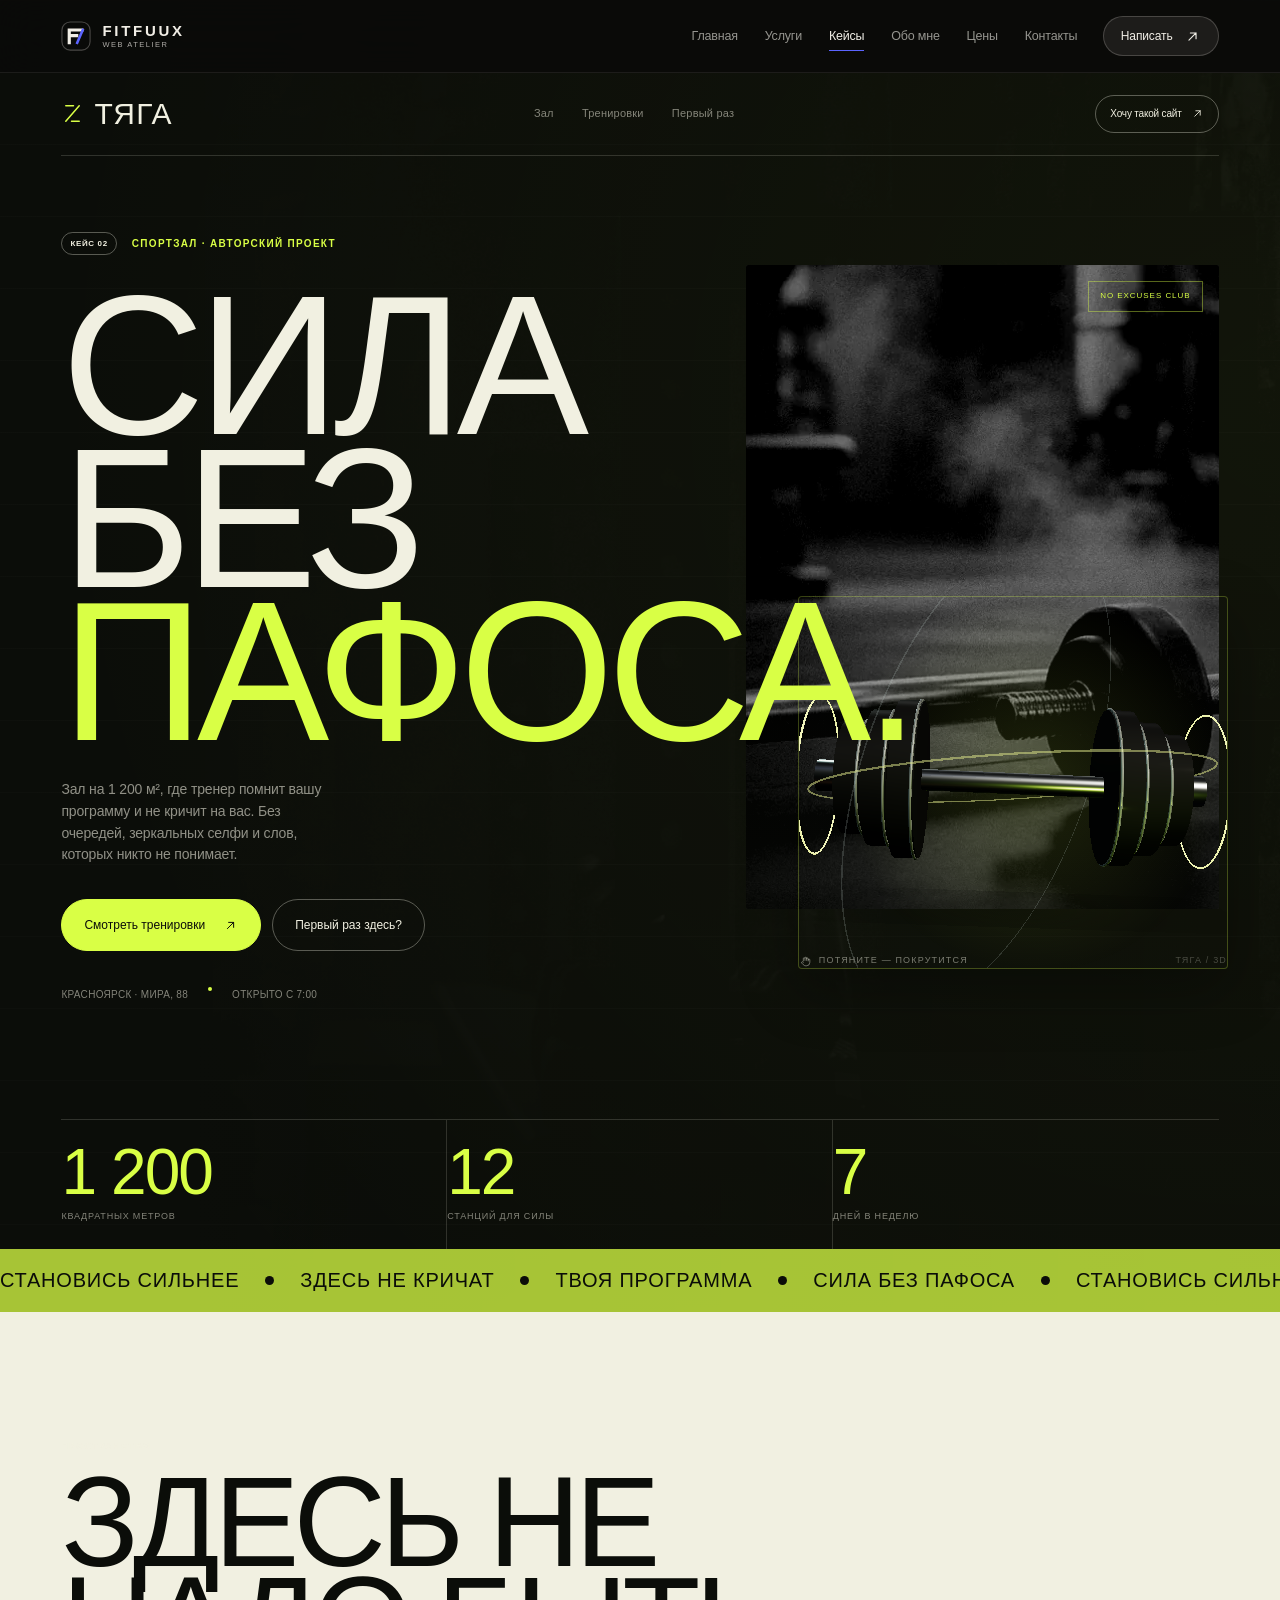
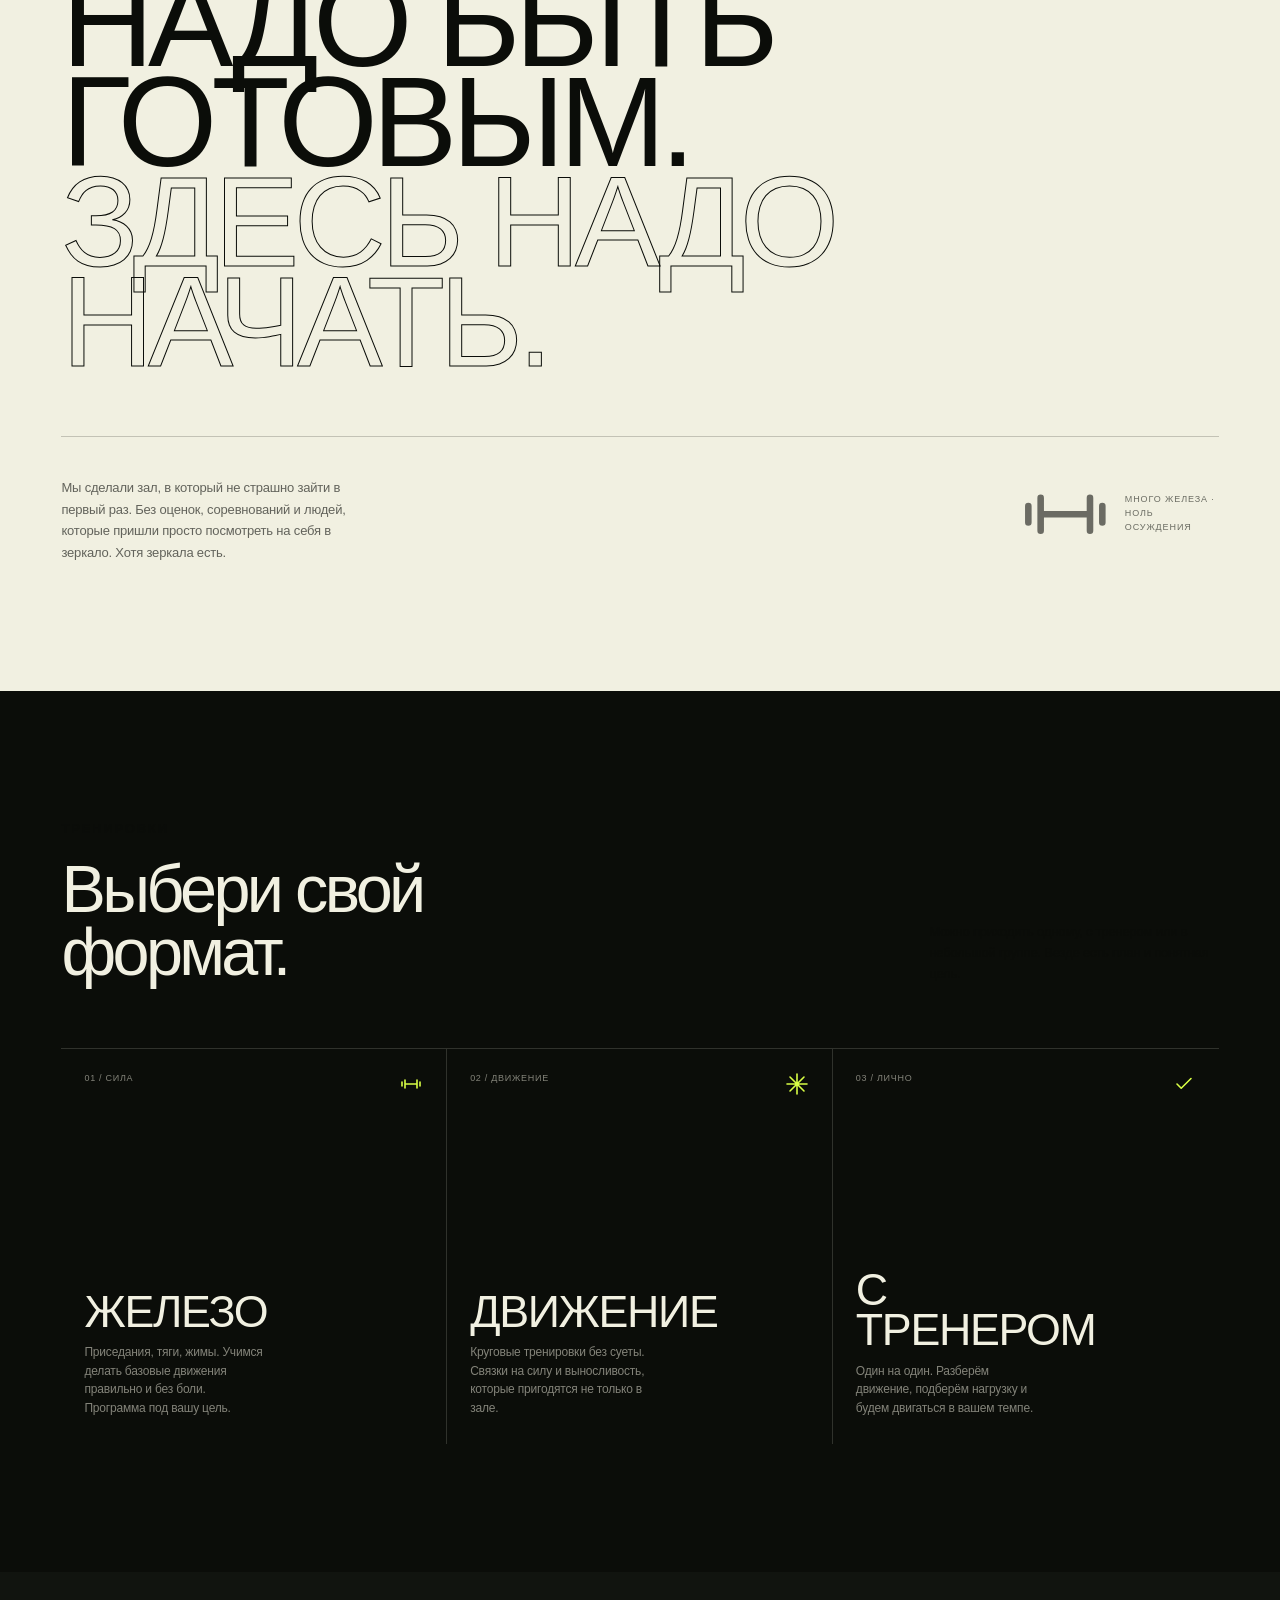
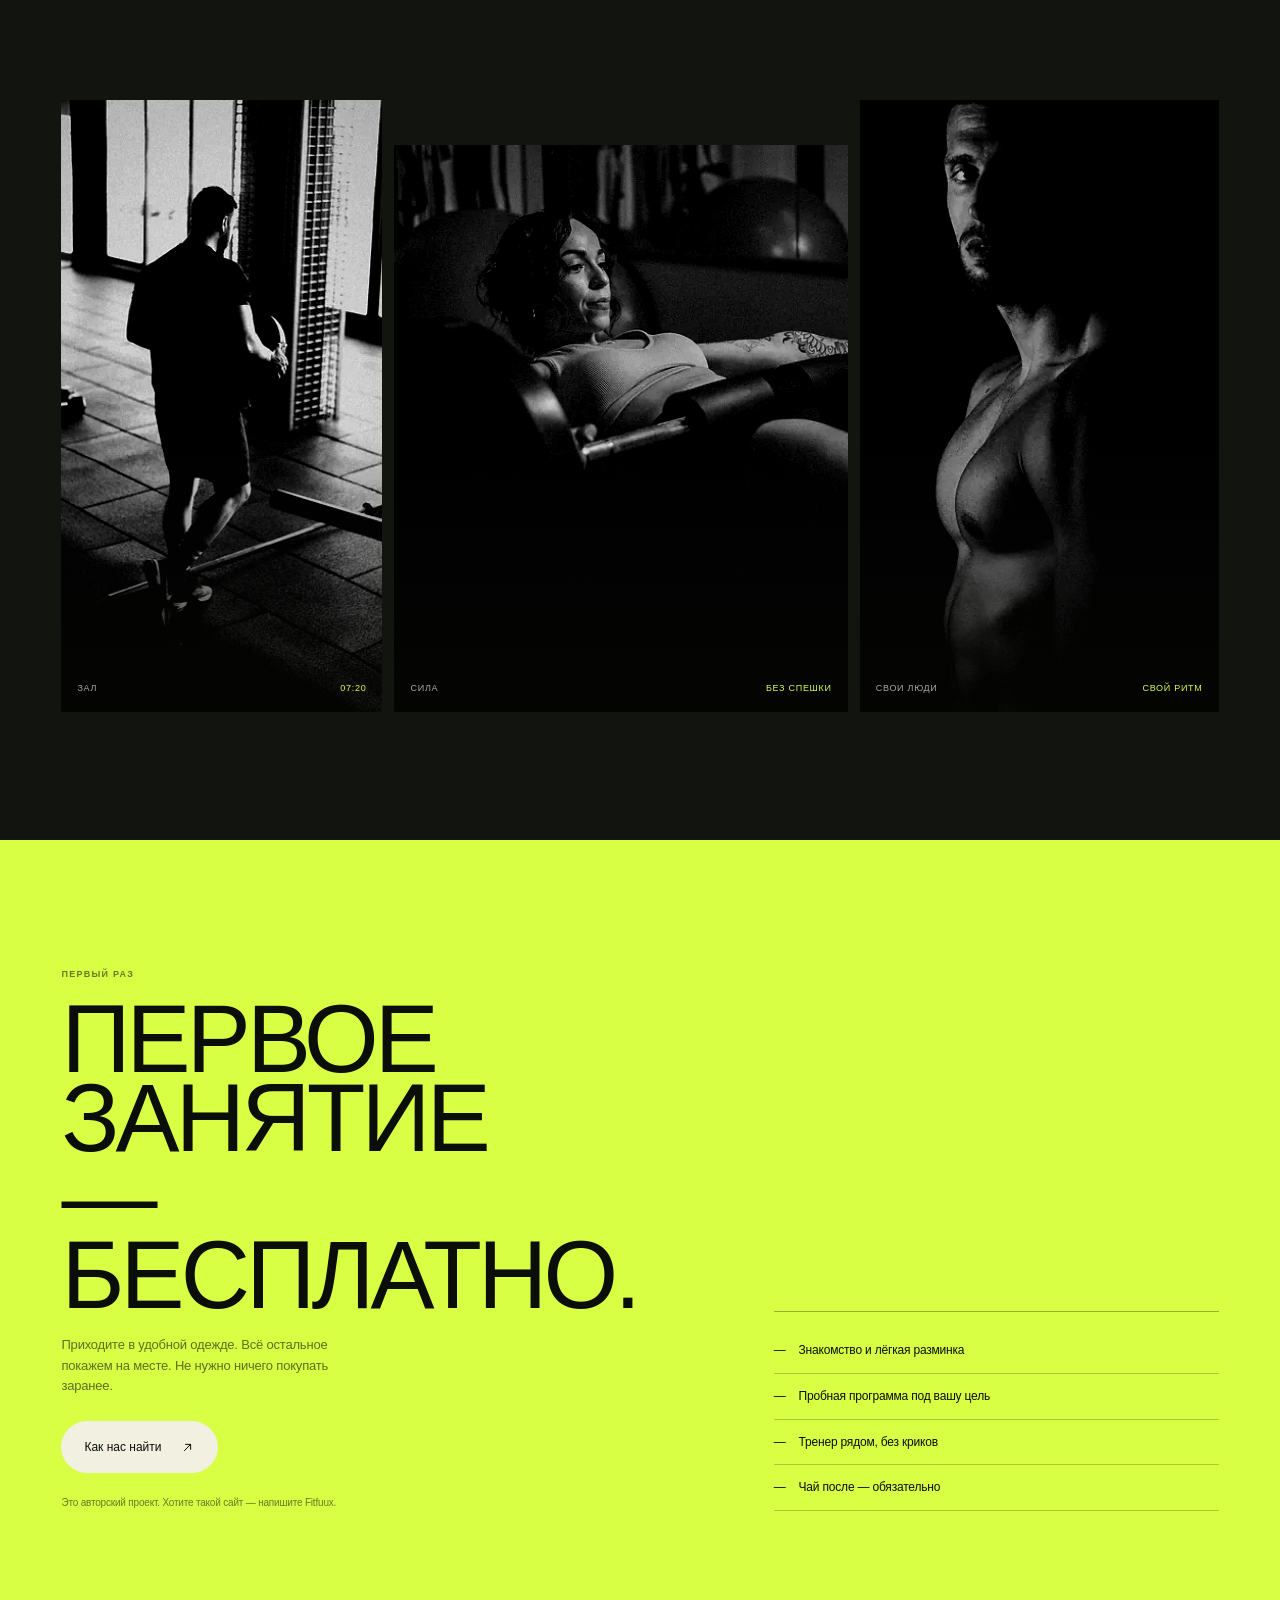
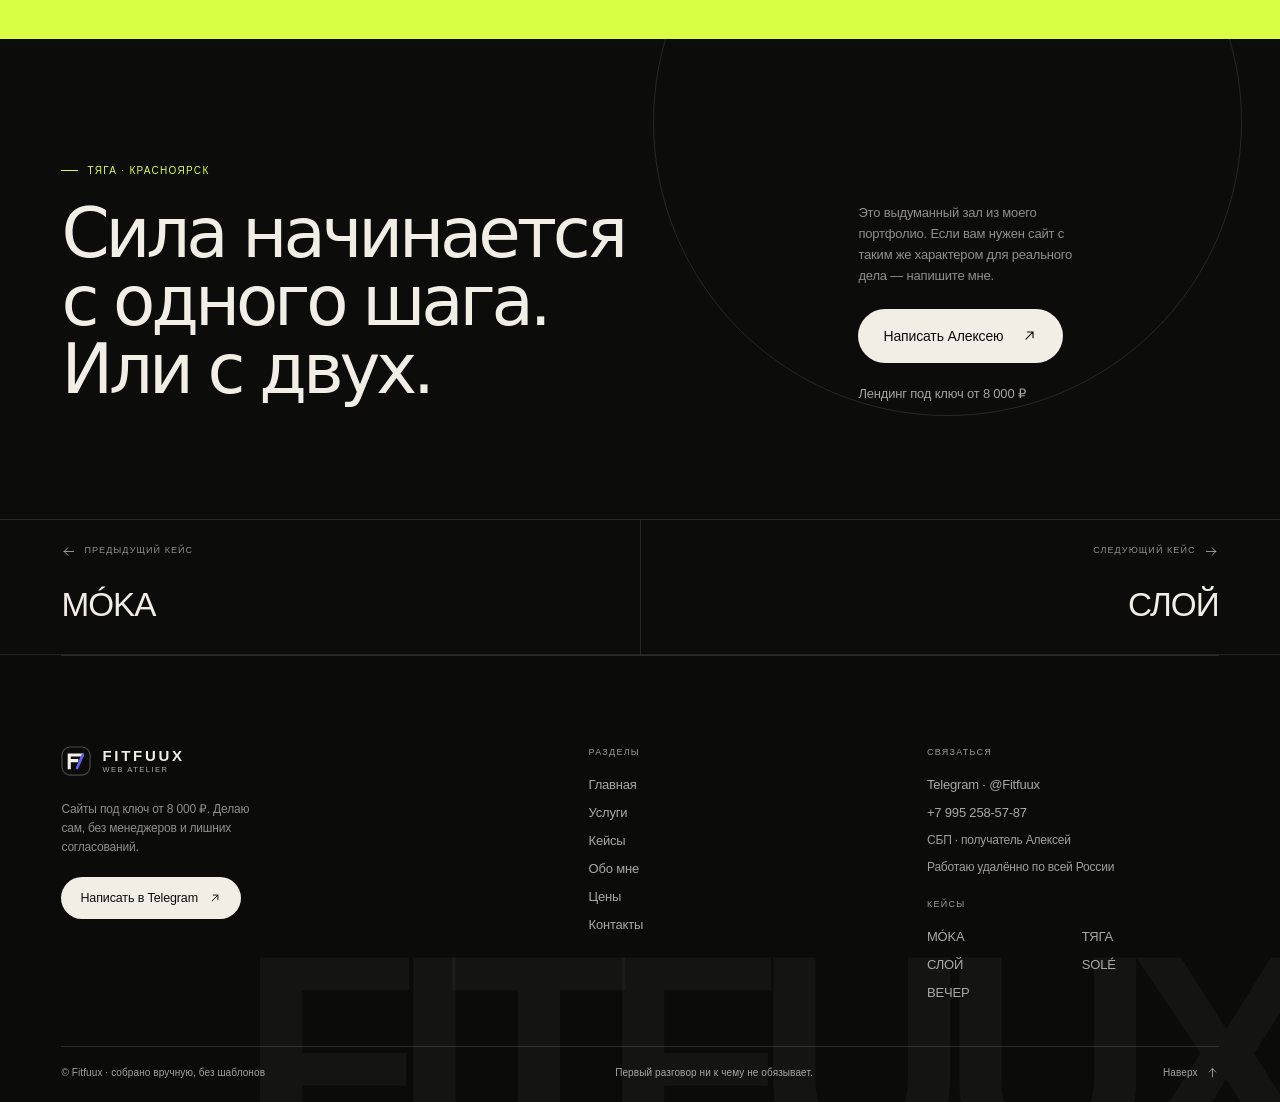
<file: cases/tyaga.html>
<!DOCTYPE html>
<html lang="ru">
<head>
  <meta charset="utf-8">
  <meta name="viewport" content="width=device-width, initial-scale=1, viewport-fit=cover">
  <meta name="theme-color" content="#0C0C0B">
  <meta name="color-scheme" content="light">
  <title>ТЯГА — сайт спортзала | Авторский кейс FITFUUX</title>
  <meta name="description" content="Авторский проект сайта для спортзала ТЯГА: сильный характер, чёрно-лаймовая графика и вращающаяся 3D-гантель. Работа FITFUUX.">
  <link rel="canonical" href="https://fitfuuxdev.github.io/fitfuux/cases/tyaga.html">
  <meta name="robots" content="index, follow, max-image-preview:large">
  <meta property="og:type" content="article">
  <meta property="og:locale" content="ru_RU">
  <meta property="og:site_name" content="FITFUUX">
  <meta property="og:title" content="ТЯГА — сайт спортзала | Авторский кейс FITFUUX">
  <meta property="og:description" content="Авторский проект сайта для спортзала ТЯГА: сильный характер, чёрно-лаймовая графика и вращающаяся 3D-гантель. Работа FITFUUX.">
  <meta property="og:url" content="https://fitfuuxdev.github.io/fitfuux/cases/tyaga.html">
  <meta property="og:image" content="https://fitfuuxdev.github.io/fitfuux/assets/og/tyaga.jpg">
  <meta property="og:image:type" content="image/jpeg">
  <meta property="og:image:width" content="1200">
  <meta property="og:image:height" content="630">
  <meta property="og:image:alt" content="ТЯГА — сайт спортзала | Авторский кейс FITFUUX">
  <meta name="twitter:card" content="summary_large_image">
  <meta name="twitter:title" content="ТЯГА — сайт спортзала | Авторский кейс FITFUUX">
  <meta name="twitter:description" content="Авторский проект сайта для спортзала ТЯГА: сильный характер, чёрно-лаймовая графика и вращающаяся 3D-гантель. Работа FITFUUX.">
  <meta name="twitter:image" content="https://fitfuuxdev.github.io/fitfuux/assets/og/tyaga.jpg">
  <meta name="twitter:image:alt" content="ТЯГА — сайт спортзала | Авторский кейс FITFUUX">
  <link rel="icon" href="../assets/brand/favicon.ico" sizes="any">
  <link rel="icon" href="../assets/brand/favicon.svg" type="image/svg+xml">
  <link rel="icon" href="../assets/brand/favicon-32.png" sizes="32x32" type="image/png">
  <link rel="apple-touch-icon" href="../assets/brand/apple-touch-icon.png">
  <link rel="manifest" href="../site.webmanifest">
  <link rel="stylesheet" href="../assets/fonts/fonts.min.css">
  <link rel="stylesheet" href="../assets/css/site.min.css">
  <link rel="stylesheet" href="../assets/css/cases.min.css">
  <link rel="preload" as="image" href="../assets/img/tyaga-hero-1024.webp" imagesrcset="../assets/img/tyaga-hero-480.webp 480w, ../assets/img/tyaga-hero-800.webp 800w, ../assets/img/tyaga-hero-1024.webp 1024w" imagesizes="100vw" fetchpriority="high">
  
  <script>document.documentElement.classList.add('js');window.addEventListener('load',function(){setTimeout(function(){if(!document.documentElement.classList.contains('motion-ready'))document.documentElement.classList.add('motion-fallback');},2600);},{once:true});</script>
  <script type="application/ld+json">{"@context":"https://schema.org","@graph":[{"@type":"ProfessionalService","@id":"https://fitfuuxdev.github.io/fitfuux/#studio","name":"FITFUUX","url":"https://fitfuuxdev.github.io/fitfuux/","image":"https://fitfuuxdev.github.io/fitfuux/assets/og/home.jpg","description":"Лендинги и сайты под ключ от 8 000 ₽. Дизайн, тексты, 3D, запуск.","telephone":"+7 995 258-57-87","priceRange":"8 000–12 000 ₽","founder":{"@type":"Person","name":"Алексей","jobTitle":"Веб-дизайнер и разработчик"},"sameAs":["https://t.me/Fitfuux"],"areaServed":"RU","makesOffer":[{"@type":"Offer","name":"Лендинг «Старт»","price":"8000","priceCurrency":"RUB"},{"@type":"Offer","name":"Лендинг под ключ","price":"12000","priceCurrency":"RUB"},{"@type":"Offer","name":"Доработка сайта","price":"2000","priceCurrency":"RUB"}]},{"@type":"WebPage","@id":"https://fitfuuxdev.github.io/fitfuux/cases/tyaga.html#page","url":"https://fitfuuxdev.github.io/fitfuux/cases/tyaga.html","name":"ТЯГА — сайт спортзала | Авторский кейс FITFUUX","description":"Авторский проект сайта для спортзала ТЯГА: сильный характер, чёрно-лаймовая графика и вращающаяся 3D-гантель. Работа FITFUUX.","inLanguage":"ru-RU","isPartOf":{"@id":"https://fitfuuxdev.github.io/fitfuux/#studio"},"primaryImageOfPage":"https://fitfuuxdev.github.io/fitfuux/assets/og/tyaga.jpg"},{"@type":"CreativeWork","name":"ТЯГА — сайт спортзала | Авторский кейс FITFUUX","abstract":"Авторский проект сайта для спортзала ТЯГА: сильный характер, чёрно-лаймовая графика и вращающаяся 3D-гантель. Работа FITFUUX.","author":{"@type":"Person","name":"Алексей (FITFUUX)"},"genre":"Авторский проект сайта","inLanguage":"ru-RU","url":"https://fitfuuxdev.github.io/fitfuux/cases/tyaga.html"},{"@type":"BreadcrumbList","itemListElement":[{"@type":"ListItem","position":1,"name":"Главная","item":"https://fitfuuxdev.github.io/fitfuux/"},{"@type":"ListItem","position":2,"name":"Портфолио","item":"https://fitfuuxdev.github.io/fitfuux/portfolio.html"},{"@type":"ListItem","position":3,"name":"ТЯГА","item":"https://fitfuuxdev.github.io/fitfuux/cases/tyaga.html"}]}]}</script>
</head>
<body class="case-page case-tyaga">
<a class="skip-link" href="#main">К основному содержанию</a>
<span id="top" class="sr-only">Начало страницы</span>
<header class="site-header" data-header>
  <div class="shell header__inner">
    <a class="brand" href="../index.html">
      <svg class="brand__mark" viewBox="0 0 40 40" fill="none" aria-hidden="true" focusable="false">
    <rect x="1.25" y="1.25" width="37.5" height="37.5" rx="11" stroke="currentColor" stroke-opacity=".28" stroke-width="1.5"/>
    <path d="M11 12h17M11 12v17M11 19.4h10" stroke="currentColor" stroke-width="4.2" stroke-linecap="square"/>
    <path d="M29 12 21.6 29" stroke="#5B64FF" stroke-width="3.4" stroke-linecap="square"/>
  </svg>
      <span class="brand__name"><span class="brand__word">FITFUUX</span><span class="brand__meta">web atelier</span></span>
    </a>
    <nav class="nav" aria-label="Основная навигация"><a href="../index.html">Главная</a><a href="../services.html">Услуги</a><a href="../portfolio.html" aria-current="page">Кейсы</a><a href="../about.html">Обо мне</a><a href="../pricing.html">Цены</a><a href="../contacts.html">Контакты</a></nav>
    <div class="header__actions">
      <a class="btn btn--header" href="../contacts.html">Написать <svg  viewBox="0 0 24 24" fill="none" stroke="currentColor" stroke-width="1.6" stroke-linecap="round" stroke-linejoin="round" aria-hidden="true" focusable="false"><path d="M7 17 17 7M9 7h8v8"/></svg></a>
      <button class="menu-toggle" type="button" data-menu-open aria-expanded="false" aria-controls="site-menu">
        <span class="sr-only">Открыть меню</span>
        <span class="menu-toggle__lines" aria-hidden="true"></span>
      </button>
    </div>
  </div>
  <div class="header-line" aria-hidden="true"><span data-progress></span></div>
</header>
<dialog class="menu" id="site-menu" aria-labelledby="menu-title">
  <div class="menu__inner">
    <div class="menu__top">
      <a class="brand" href="../index.html">
        <svg class="brand__mark" viewBox="0 0 40 40" fill="none" aria-hidden="true" focusable="false">
    <rect x="1.25" y="1.25" width="37.5" height="37.5" rx="11" stroke="currentColor" stroke-opacity=".28" stroke-width="1.5"/>
    <path d="M11 12h17M11 12v17M11 19.4h10" stroke="currentColor" stroke-width="4.2" stroke-linecap="square"/>
    <path d="M29 12 21.6 29" stroke="#5B64FF" stroke-width="3.4" stroke-linecap="square"/>
  </svg>
        <span class="brand__name"><span class="brand__word">FITFUUX</span><span class="brand__meta">web atelier</span></span>
      </a>
      <button class="menu__close" type="button" data-menu-close>
        <span class="sr-only">Закрыть меню</span>
        <svg  viewBox="0 0 24 24" fill="none" stroke="currentColor" stroke-width="1.6" stroke-linecap="round" stroke-linejoin="round" aria-hidden="true" focusable="false"><path d="m6 6 12 12M18 6 6 18"/></svg>
      </button>
    </div>
    <div class="menu__body">
      <p class="menu__label" id="menu-title">Куда дальше?</p>
      <nav class="menu__nav" aria-label="Мобильная навигация"><a href="../index.html"><span>01</span>Главная</a><a href="../services.html"><span>02</span>Услуги</a><a href="../portfolio.html"><span>03</span>Кейсы</a><a href="../about.html"><span>04</span>Обо мне</a><a href="../pricing.html"><span>05</span>Цены</a><a href="../contacts.html"><span>06</span>Контакты</a></nav>
      <div class="menu__foot">
        <div class="menu__contacts">
          <a href="https://t.me/Fitfuux" target="_blank" rel="noopener noreferrer">@Fitfuux</a>
          <a href="tel:+79952585787">+7 995 258-57-87</a>
          <span class="menu__note">Первый разговор ни к чему не обязывает. Отвечаю лично.</span>
        </div>
        <a class="btn btn--light btn--small" href="../contacts.html">Написать <svg  viewBox="0 0 24 24" fill="none" stroke="currentColor" stroke-width="1.6" stroke-linecap="round" stroke-linejoin="round" aria-hidden="true" focusable="false"><path d="M7 17 17 7M9 7h8v8"/></svg></a>
      </div>
    </div>
  </div>
</dialog>
<main id="main">
<article>
<section class="case-hero">
  <div class="case-shell">
  <div class="case-topline">
    <a class="case-logo" href="#top" aria-label="ТЯГА — к началу страницы"><svg  viewBox="0 0 24 24" fill="none" stroke="currentColor" stroke-width="1.6" stroke-linecap="round" stroke-linejoin="round" aria-hidden="true" focusable="false"><path d="M5 20 19 4M5 4h8M11 20h8"/></svg><span>ТЯГА</span></a>
    <nav class="case-nav" aria-label="Разделы этого кейса"><a href="#space">Зал</a><a href="#formats">Тренировки</a><a href="#first">Первый раз</a></nav>
    <a class="case-topline__cta" href="../contacts.html">Хочу такой сайт <svg  viewBox="0 0 24 24" fill="none" stroke="currentColor" stroke-width="1.6" stroke-linecap="round" stroke-linejoin="round" aria-hidden="true" focusable="false"><path d="M7 17 17 7M9 7h8v8"/></svg></a>
  </div>
</div>
  <div class="tyaga-hero__bg" aria-hidden="true"><img src="../assets/img/tyaga-gym-1600.webp" srcset="../assets/img/tyaga-gym-480.webp 480w, ../assets/img/tyaga-gym-800.webp 800w, ../assets/img/tyaga-gym-1200.webp 1200w, ../assets/img/tyaga-gym-1600.webp 1600w" sizes="100vw" width="1600" height="1000" alt="" loading="eager" decoding="async"></div>
  <div class="case-shell tyaga-hero__grid">
    <div class="tyaga-hero__copy reveal">
      <p class="case-kicker"><span class="case-kicker__tag">Кейс 02</span> спортзал · авторский проект</p>
      <h1>Сила<br>без<br><em>пафоса.</em></h1>
      <p class="case-hero__lead">Зал на 1 200 м², где тренер помнит вашу программу и не кричит на вас. Без очередей, зеркальных селфи и слов, которых никто не понимает.</p>
      <div class="case-actions tyaga-hero__actions"><a class="case-btn" href="#formats">Смотреть тренировки <svg  viewBox="0 0 24 24" fill="none" stroke="currentColor" stroke-width="1.6" stroke-linecap="round" stroke-linejoin="round" aria-hidden="true" focusable="false"><path d="M7 17 17 7M9 7h8v8"/></svg></a><a class="case-btn case-btn--ghost" href="#first">Первый раз здесь?</a></div>
      <div class="case-meta"><span>Красноярск · Мира, 88</span><span class="dot"></span><span>открыто с 7:00</span></div>
    </div>
    <div class="tyaga-hero__media">
      <figure class="tyaga-hero__photo case-photo reveal" data-reveal-delay="1">
        <img src="../assets/img/tyaga-hero-1024.webp" srcset="../assets/img/tyaga-hero-480.webp 480w, ../assets/img/tyaga-hero-800.webp 800w, ../assets/img/tyaga-hero-1024.webp 1024w" sizes="(max-width: 900px) 100vw, 38vw" width="1024" height="640" alt="Гантель на полу в тёмном спортзале" loading="eager" decoding="async" fetchpriority="high">
        <span class="tyaga-hero__label">no excuses club</span>
      </figure>
      <div class="tyaga-hero__scene case-scene reveal" data-reveal-delay="2"><div class="scene " data-scene="dumbbell" role="img" tabindex="0" aria-label="Стальная гантель в тёмном зале. Модель можно вращать мышью или пальцем.">
    <canvas class="scene__canvas" aria-hidden="true"></canvas>
    <div class="scene__fallback"><img src="../assets/img/poster-dumbbell.webp" srcset="../assets/img/poster-dumbbell-480.webp 480w, ../assets/img/poster-dumbbell.webp 618w" sizes="(max-width: 760px) 100vw, 50vw" width="618" height="541" alt="Стальная гантель в тёмном зале. Модель можно вращать мышью или пальцем." loading="eager" decoding="async" fetchpriority="high"></div>
    <div class="scene__hud" aria-hidden="true">
      <span class="scene__hint"><svg  viewBox="0 0 24 24" fill="none" stroke="currentColor" stroke-width="1.6" stroke-linecap="round" stroke-linejoin="round" aria-hidden="true" focusable="false"><path d="M8 11V6.5a1.5 1.5 0 0 1 3 0V10m0-4.5a1.5 1.5 0 0 1 3 0V10m0-3a1.5 1.5 0 0 1 3 0v4m0-2a1.5 1.5 0 0 1 3 0v4.5a6.5 6.5 0 0 1-6.5 6.5h-1a6 6 0 0 1-4.6-2.2L5 14.8a1.5 1.5 0 0 1 2.2-2L8 13.5"/></svg> Потяните — покрутится</span>
      <span class="scene__label">ТЯГА / 3D</span>
    </div>
  </div></div>
    </div>
  </div>
  <div class="case-shell">
    <div class="tyaga-hero__strip reveal">
      <div class="tyaga-stat"><strong>1 200</strong><span>квадратных метров</span></div>
      <div class="tyaga-stat"><strong>12</strong><span>станций для силы</span></div>
      <div class="tyaga-stat"><strong>7</strong><span>дней в неделю</span></div>
    </div>
  </div>
  <div class="case-marquee tyaga-marquee"><div class="case-marquee__track"><div class="case-marquee__set" aria-hidden="true"><span>Становись сильнее</span><span>Здесь не кричат</span><span>Твоя программа</span><span>Сила без пафоса</span></div><div class="case-marquee__set" aria-hidden="true"><span>Становись сильнее</span><span>Здесь не кричат</span><span>Твоя программа</span><span>Сила без пафоса</span></div></div></div>
</section>
<section class="case-section tyaga-manifesto" id="space">
  <div class="case-shell">
    <p class="case-eyebrow reveal">Пространство</p>
    <h2 class="reveal">Здесь не надо быть готовым. <span>Здесь надо начать.</span></h2>
    <div class="tyaga-manifesto__row reveal">
      <p>Мы сделали зал, в который не страшно зайти в первый раз. Без оценок, соревнований и людей, которые пришли просто посмотреть на себя в зеркало. Хотя зеркала есть.</p>
      <div class="tyaga-manifesto__badge"><svg  viewBox="0 0 24 24" fill="none" stroke="currentColor" stroke-width="1.6" stroke-linecap="round" stroke-linejoin="round" aria-hidden="true" focusable="false"><path d="M6 8v8M3 10v4M18 8v8M21 10v4M6 12h12"/></svg> много железа · ноль осуждения</div>
    </div>
  </div>
</section>
<section class="case-section tyaga-formats" id="formats">
  <div class="case-shell">
    <div class="case-section-head reveal">
      <div><p class="case-eyebrow">Тренировки</p><h2>Выбери свой формат.</h2></div>
      <p>Можно приходить одному, с тренером или в небольшой группе. Везде есть план и понятная цель.</p>
    </div>
    <div class="tyaga-cards reveal-group">
      <div class="tyaga-card">
        <div class="tyaga-card__top"><span class="tyaga-card__num">01 / СИЛА</span><svg  viewBox="0 0 24 24" fill="none" stroke="currentColor" stroke-width="1.6" stroke-linecap="round" stroke-linejoin="round" aria-hidden="true" focusable="false"><path d="M6 8v8M3 10v4M18 8v8M21 10v4M6 12h12"/></svg></div>
        <div><h3>Железо</h3><p style="margin-top:12px">Приседания, тяги, жимы. Учимся делать базовые движения правильно и без боли. Программа под вашу цель.</p></div>
      </div>
      <div class="tyaga-card">
        <div class="tyaga-card__top"><span class="tyaga-card__num">02 / ДВИЖЕНИЕ</span><svg  viewBox="0 0 24 24" fill="none" stroke="currentColor" stroke-width="1.6" stroke-linecap="round" stroke-linejoin="round" aria-hidden="true" focusable="false"><path d="M12 2v20M2 12h20M5 5l14 14M19 5 5 19"/></svg></div>
        <div><h3>Движение</h3><p style="margin-top:12px">Круговые тренировки без суеты. Связки на силу и выносливость, которые пригодятся не только в зале.</p></div>
      </div>
      <div class="tyaga-card">
        <div class="tyaga-card__top"><span class="tyaga-card__num">03 / ЛИЧНО</span><svg  viewBox="0 0 24 24" fill="none" stroke="currentColor" stroke-width="1.6" stroke-linecap="round" stroke-linejoin="round" aria-hidden="true" focusable="false"><path d="m5 12 4.2 4.2L19 6.5"/></svg></div>
        <div><h3>С тренером</h3><p style="margin-top:12px">Один на один. Разберём движение, подберём нагрузку и будем двигаться в вашем темпе.</p></div>
      </div>
    </div>
  </div>
</section>
<section class="case-section tyaga-gallery">
  <div class="case-shell">
    <div class="tyaga-gallery__grid reveal">
      <figure class="tyaga-gallery__item"><img src="../assets/img/tyaga-athlete-3-880.webp" srcset="../assets/img/tyaga-athlete-3-480.webp 480w, ../assets/img/tyaga-athlete-3-800.webp 800w, ../assets/img/tyaga-athlete-3-880.webp 880w" sizes="(max-width: 900px) 100vw, 28vw" width="880" height="1100" alt="Человек идёт по спортзалу" loading="lazy" decoding="async"><figcaption class="tyaga-gallery__caption"><span>зал</span><span>07:20</span></figcaption></figure>
      <figure class="tyaga-gallery__item"><img src="../assets/img/tyaga-athlete-2-900.webp" srcset="../assets/img/tyaga-athlete-2-480.webp 480w, ../assets/img/tyaga-athlete-2-800.webp 800w, ../assets/img/tyaga-athlete-2-900.webp 900w" sizes="(max-width: 900px) 100vw, 36vw" width="900" height="1125" alt="Тренировка со штангой" loading="lazy" decoding="async"><figcaption class="tyaga-gallery__caption"><span>сила</span><span>без спешки</span></figcaption></figure>
      <figure class="tyaga-gallery__item"><img src="../assets/img/tyaga-athlete-1-880.webp" srcset="../assets/img/tyaga-athlete-1-480.webp 480w, ../assets/img/tyaga-athlete-1-800.webp 800w, ../assets/img/tyaga-athlete-1-880.webp 880w" sizes="(max-width: 900px) 100vw, 28vw" width="880" height="1100" alt="Портрет спортсмена в тёмном свете" loading="lazy" decoding="async"><figcaption class="tyaga-gallery__caption"><span>свои люди</span><span>свой ритм</span></figcaption></figure>
    </div>
  </div>
</section>
<section class="case-section tyaga-first" id="first">
  <div class="case-shell">
    <div class="tyaga-first__grid">
      <div class="reveal">
        <p class="case-eyebrow" style="color:rgba(11,13,9,.55)">Первый раз</p>
        <h2>Первое занятие — <br>бесплатно.</h2>
        <p style="max-width:38ch;margin-top:20px;color:rgba(11,13,9,.6);font-size:13px;line-height:1.6">Приходите в удобной одежде. Всё остальное покажем на месте. Не нужно ничего покупать заранее.</p>
        <div class="case-actions"><a class="case-btn" href="#visit">Как нас найти <svg  viewBox="0 0 24 24" fill="none" stroke="currentColor" stroke-width="1.6" stroke-linecap="round" stroke-linejoin="round" aria-hidden="true" focusable="false"><path d="M7 17 17 7M9 7h8v8"/></svg></a></div>
        <p class="tyaga-note">Это авторский проект. Хотите такой сайт — напишите Fitfuux.</p>
      </div>
      <div class="reveal" data-reveal-delay="1">
        <ul class="tyaga-first__list">
          <li>Знакомство и лёгкая разминка</li>
          <li>Пробная программа под вашу цель</li>
          <li>Тренер рядом, без криков</li>
          <li>Чай после — обязательно</li>
        </ul>
      </div>
    </div>
  </div>
</section>
<section class="case-cta" id="visit" style="--case-accent:#d9ff45">
  <div class="case-shell case-cta__inner">
    <div><p class="case-cta__eyebrow">ТЯГА · Красноярск</p><h2>Сила начинается с одного шага. Или с двух.</h2></div>
    <div class="case-cta__side"><p>Это выдуманный зал из моего портфолио. Если вам нужен сайт с таким же характером для реального дела — напишите мне.</p><a class="btn btn--light" href="../contacts.html">Написать Алексею <svg  viewBox="0 0 24 24" fill="none" stroke="currentColor" stroke-width="1.6" stroke-linecap="round" stroke-linejoin="round" aria-hidden="true" focusable="false"><path d="M7 17 17 7M9 7h8v8"/></svg></a><span class="small" style="color:rgba(244,241,234,.66)">Лендинг под ключ от 8 000 ₽</span></div>
  </div>
</section>
<nav class="case-pager" aria-label="Другие кейсы">
  <a href="../cases/moka.html" rel="prev">
    <span class="case-pager__label"><svg  viewBox="0 0 24 24" fill="none" stroke="currentColor" stroke-width="1.6" stroke-linecap="round" stroke-linejoin="round" aria-hidden="true" focusable="false"><path d="M20 12H5M11 6l-6 6 6 6"/></svg> Предыдущий кейс</span>
    <span class="case-pager__name">MÓKA</span>
  </a>
  <a href="../cases/sloy.html" rel="next">
    <span class="case-pager__label">Следующий кейс <svg  viewBox="0 0 24 24" fill="none" stroke="currentColor" stroke-width="1.6" stroke-linecap="round" stroke-linejoin="round" aria-hidden="true" focusable="false"><path d="M4 12h15M13 6l6 6-6 6"/></svg></span>
    <span class="case-pager__name">СЛОЙ</span>
  </a>
</nav>
</article>
</main>
<footer class="site-footer">
  <div class="shell">
    <div class="footer-grid">
      <div class="footer-brand">
        <a class="brand" href="../index.html">
          <svg class="brand__mark" viewBox="0 0 40 40" fill="none" aria-hidden="true" focusable="false">
    <rect x="1.25" y="1.25" width="37.5" height="37.5" rx="11" stroke="currentColor" stroke-opacity=".28" stroke-width="1.5"/>
    <path d="M11 12h17M11 12v17M11 19.4h10" stroke="currentColor" stroke-width="4.2" stroke-linecap="square"/>
    <path d="M29 12 21.6 29" stroke="#5B64FF" stroke-width="3.4" stroke-linecap="square"/>
  </svg>
          <span class="brand__name"><span class="brand__word">FITFUUX</span><span class="brand__meta">web atelier</span></span>
        </a>
        <p>Сайты под ключ от 8 000 ₽. Делаю сам, без менеджеров и лишних согласований.</p>
        <a class="btn btn--light btn--small" style="margin-top:20px" href="https://t.me/Fitfuux" target="_blank" rel="noopener noreferrer">Написать в Telegram <svg  viewBox="0 0 24 24" fill="none" stroke="currentColor" stroke-width="1.6" stroke-linecap="round" stroke-linejoin="round" aria-hidden="true" focusable="false"><path d="M7 17 17 7M9 7h8v8"/></svg></a>
      </div>
      <div>
        <p class="footer-col__title">Разделы</p>
        <nav class="footer-links" aria-label="Разделы сайта"><a href="../index.html">Главная</a><a href="../services.html">Услуги</a><a href="../portfolio.html">Кейсы</a><a href="../about.html">Обо мне</a><a href="../pricing.html">Цены</a><a href="../contacts.html">Контакты</a></nav>
      </div>
      <div>
        <p class="footer-col__title">Связаться</p>
        <div class="footer-links">
          <a href="https://t.me/Fitfuux" target="_blank" rel="noopener noreferrer">Telegram · @Fitfuux</a>
          <a href="tel:+79952585787">+7 995 258-57-87</a>
          <span style="color:rgba(244,241,234,.64);font-size:12px">СБП · получатель Алексей</span>
          <span style="color:rgba(244,241,234,.64);font-size:12px">Работаю удалённо по всей России</span>
        </div>
        <div style="margin-top:22px">
          <p class="footer-col__title">Кейсы</p>
          <div class="footer-links footer-links--cases"><a href="../cases/moka.html">MÓKA</a><a href="../cases/tyaga.html">ТЯГА</a><a href="../cases/sloy.html">СЛОЙ</a><a href="../cases/sole.html">SOLÉ</a><a href="../cases/vecher.html">ВЕЧЕР</a></div>
        </div>
      </div>
    </div>
    <div class="footer-bottom">
      <span>© Fitfuux · собрано вручную, без шаблонов</span>
      <span>Первый разговор ни к чему не обязывает.</span>
      <a href="#top">Наверх <svg  viewBox="0 0 24 24" fill="none" stroke="currentColor" stroke-width="1.6" stroke-linecap="round" stroke-linejoin="round" aria-hidden="true" focusable="false"><path d="M12 20V5M6 11l6-6 6 6"/></svg></a>
    </div>
  </div>
  <div class="footer-wordmark" aria-hidden="true">FITFUUX</div>
</footer>
<a class="mobile-cta" href="https://t.me/Fitfuux" target="_blank" rel="noopener noreferrer">
  <span><span style="display:block;color:#fff;font-size:13px;font-weight:500">Написать Алексею</span><span style="display:block;font-size:9px;margin-top:2px">@Fitfuux</span></span>
  <svg  viewBox="0 0 24 24" fill="none" stroke="currentColor" stroke-width="1.6" stroke-linecap="round" stroke-linejoin="round" aria-hidden="true" focusable="false"><path d="m21 3-3.2 17.1c-.2 1-.8 1.2-1.7.8l-4.6-3.4-2.2 2.1c-.3.3-.5.5-1 .5l.3-4.7L17.4 6c.5-.4-.1-.6-.8-.2L6.2 12.3l-4.5-1.4c-1-.3-1-1 .2-1.5L19.6 2c.8-.3 1.5.2 1.4 1Z"/></svg>
</a>
<noscript><style>.menu-toggle{display:none!important}@media(max-width:580px){.btn--header{display:inline-flex!important}}.mobile-cta{display:none!important}</style></noscript>
<script type="module" src="../assets/js/app.min.js"></script>
</body>
</html>
</file>
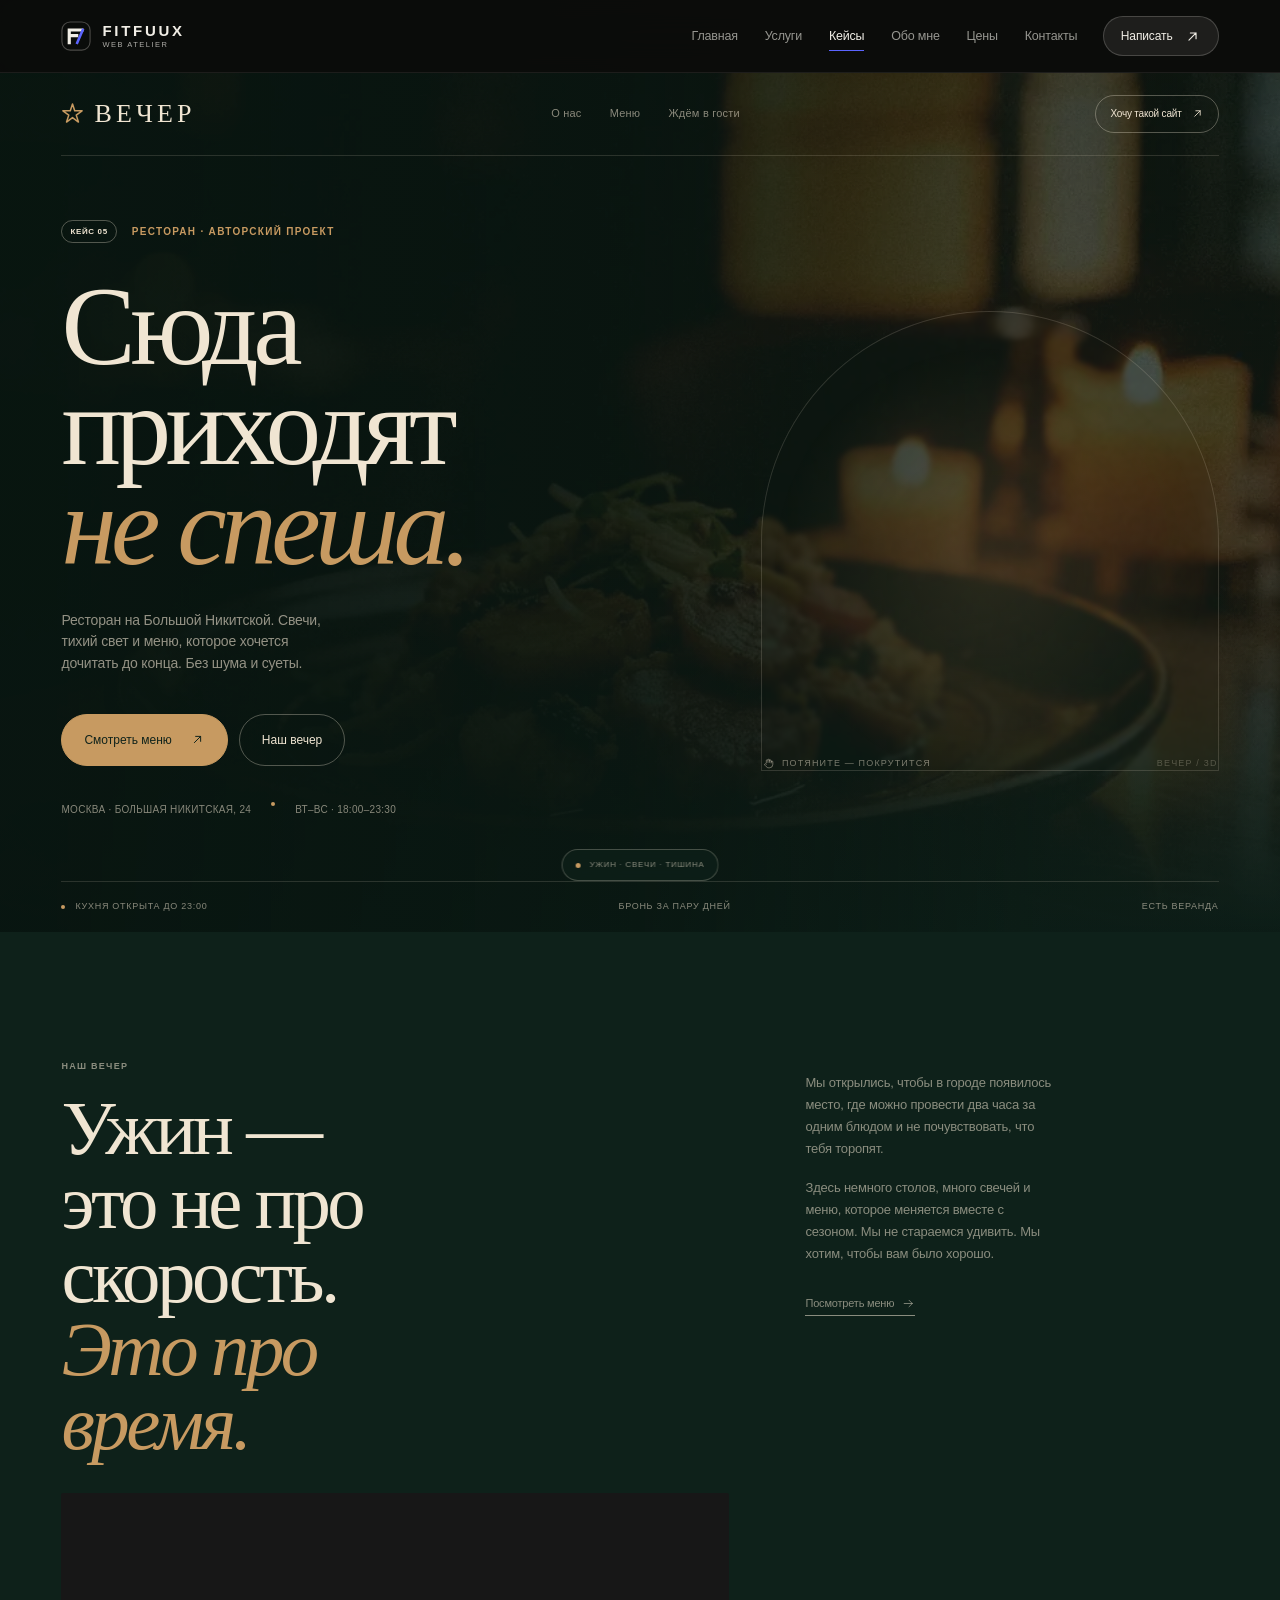
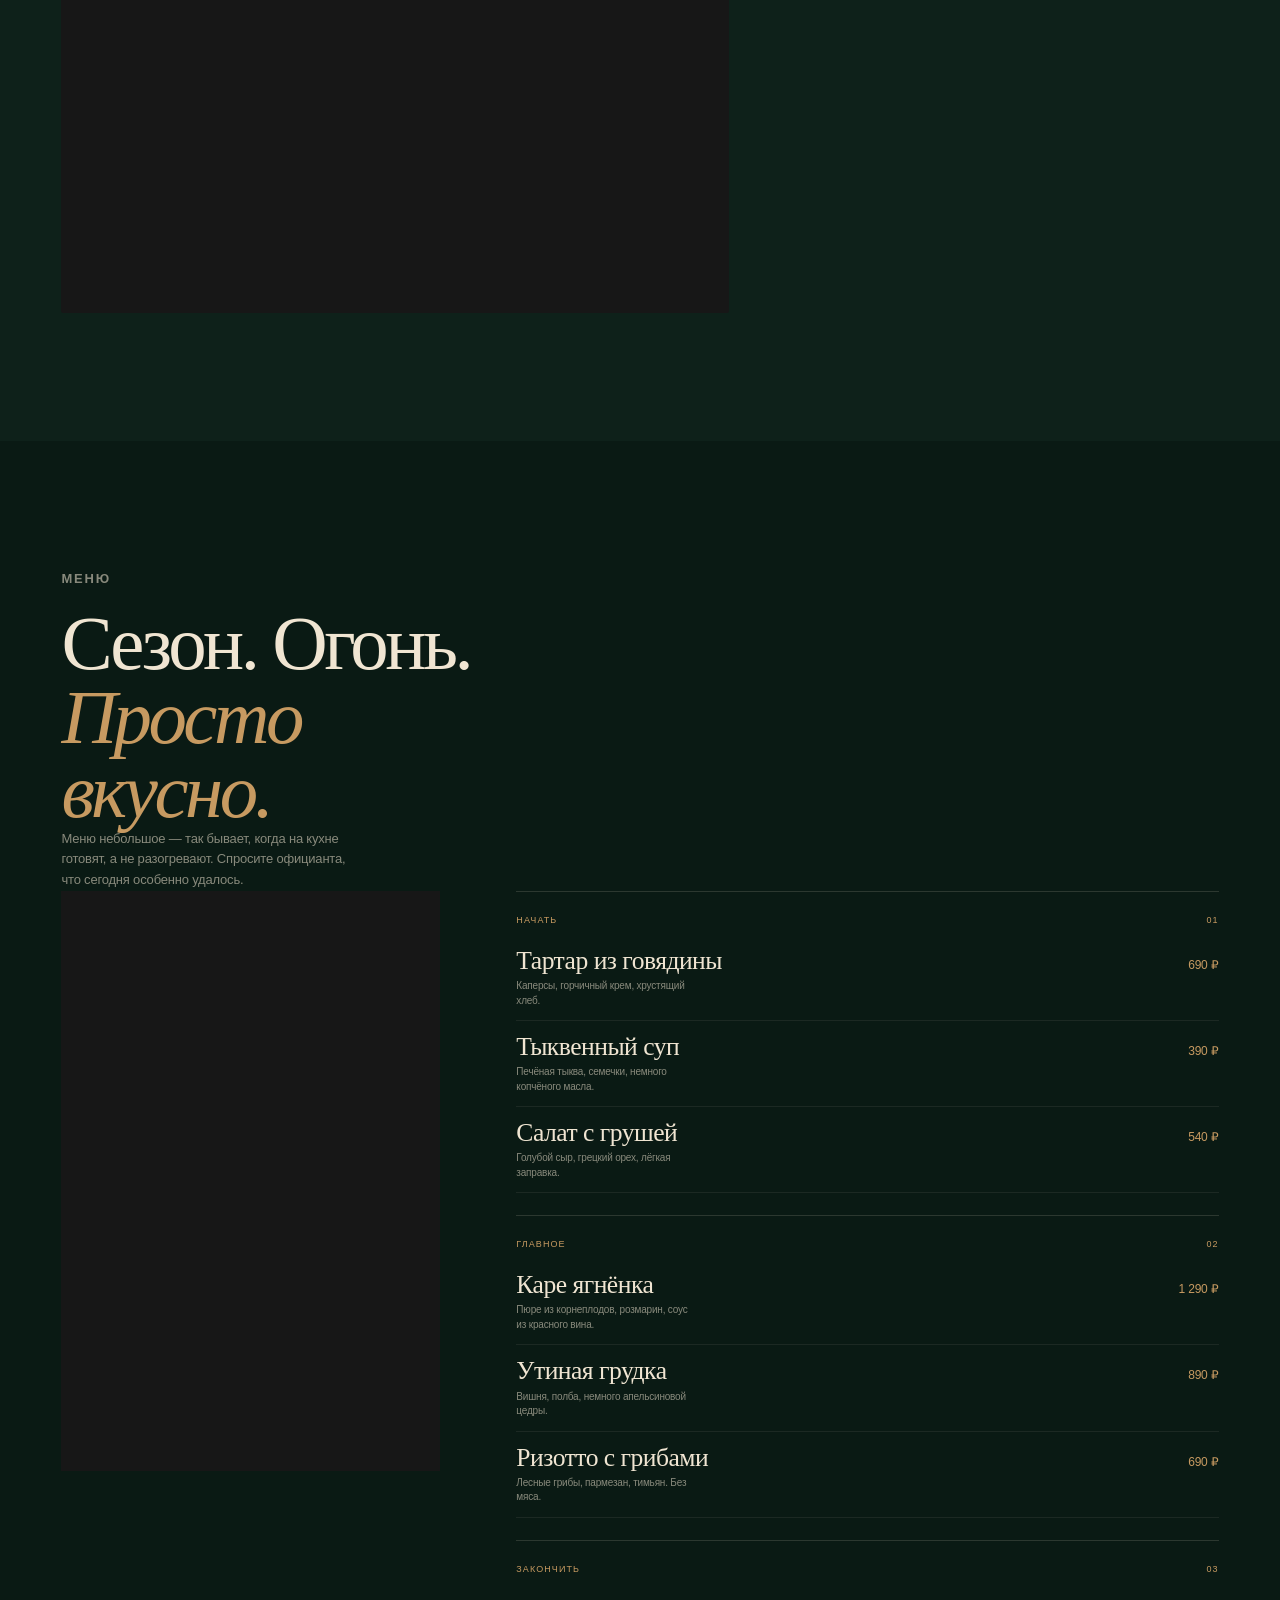
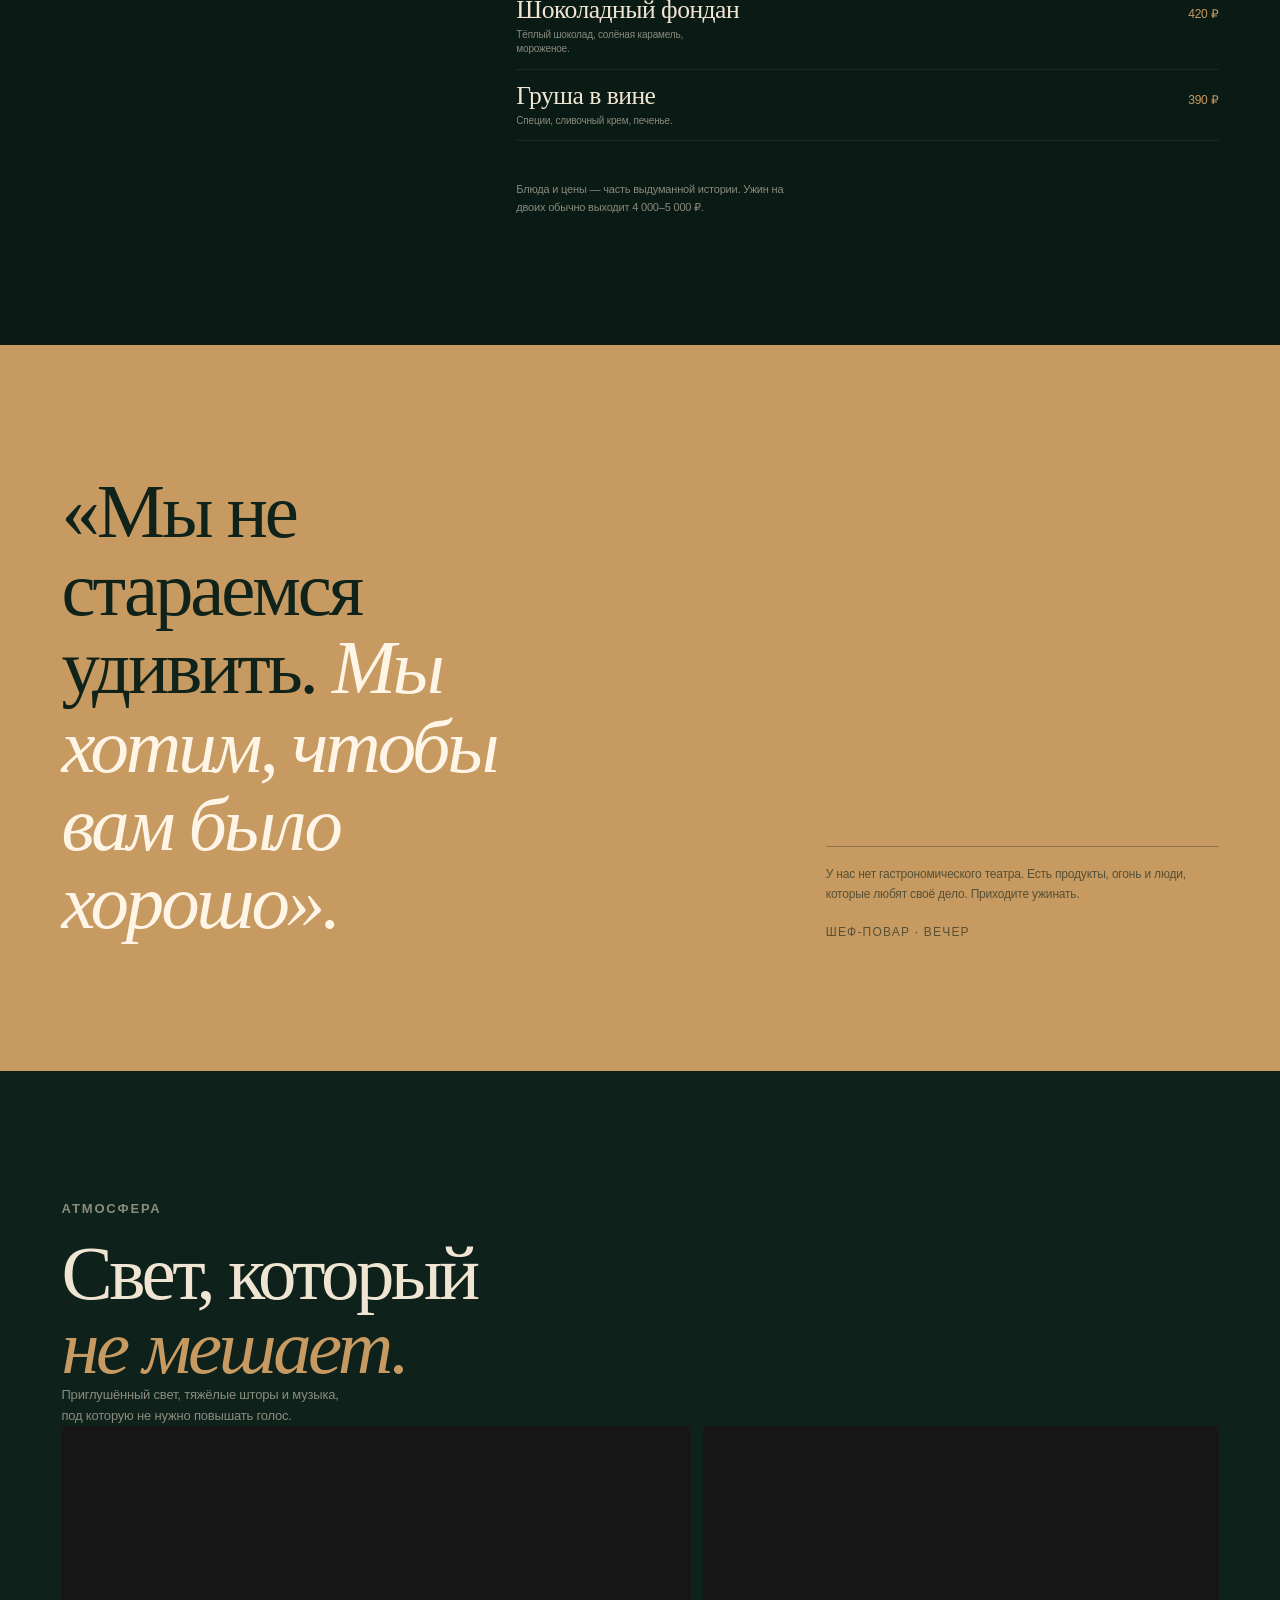
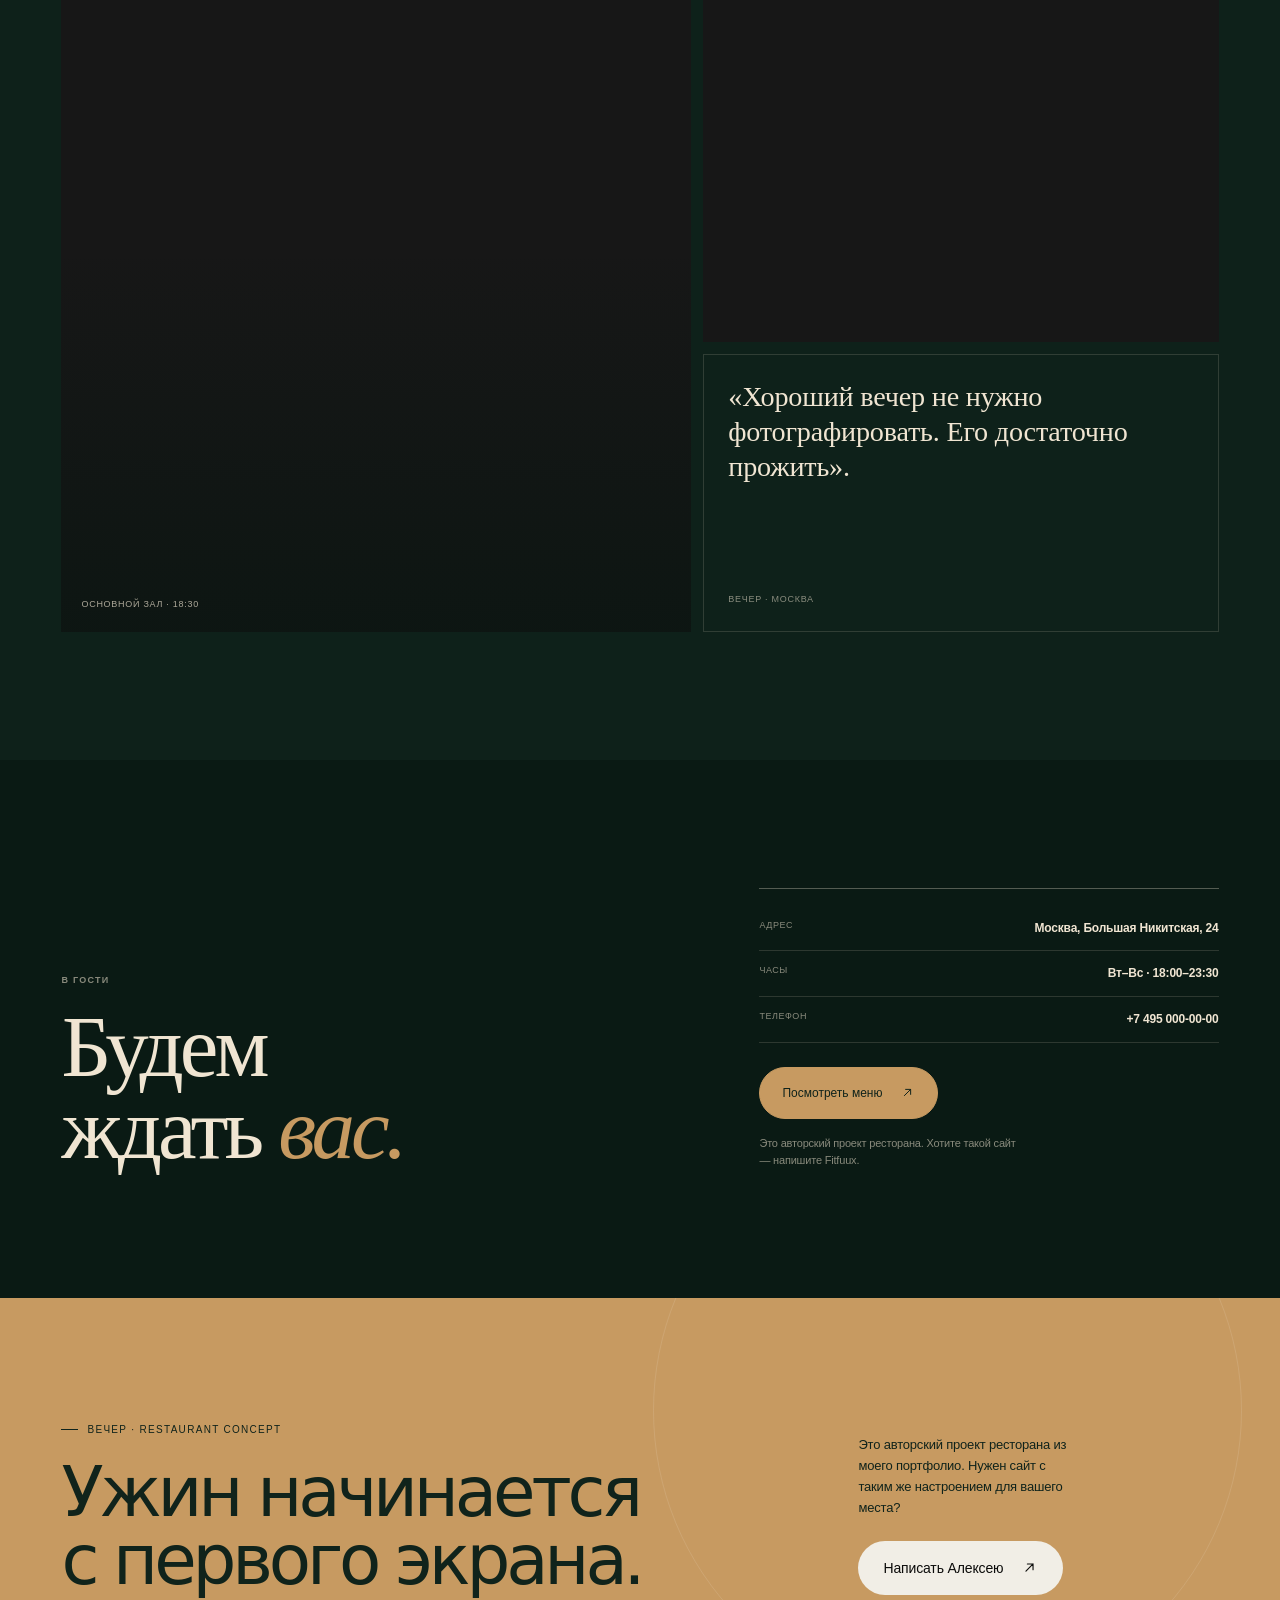
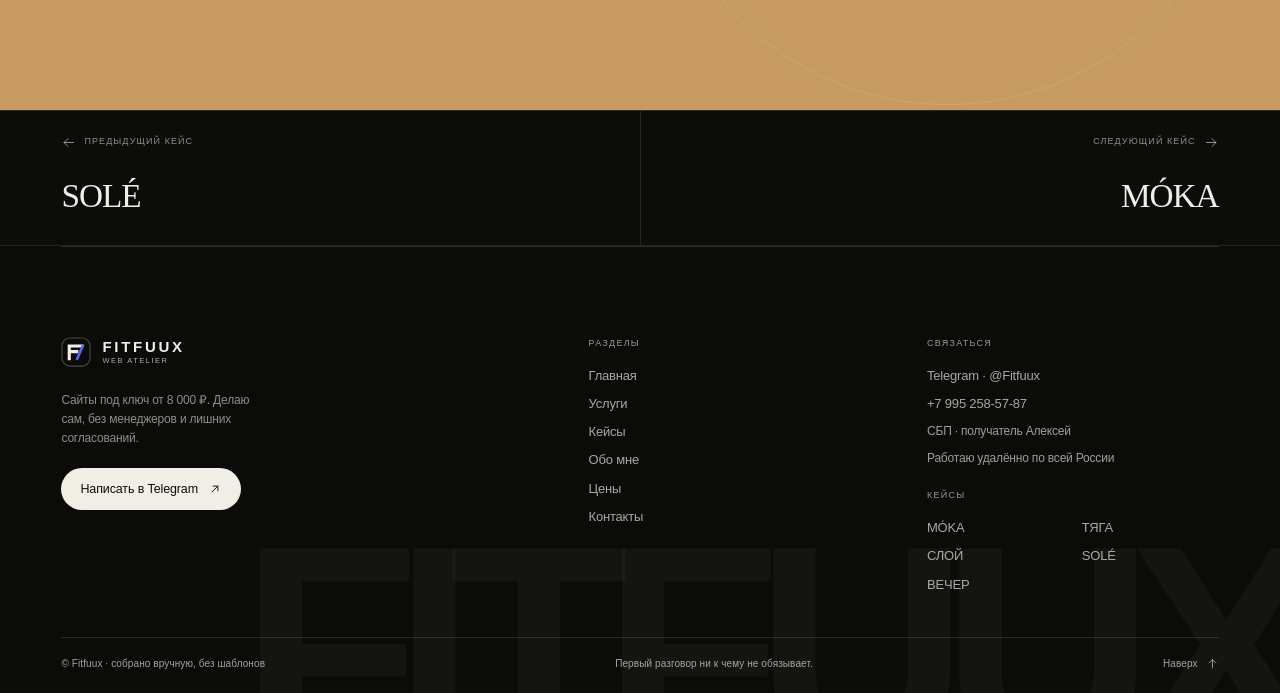
<file: cases/vecher.html>
<!DOCTYPE html>
<html lang="ru">
<head>
  <meta charset="utf-8">
  <meta name="viewport" content="width=device-width, initial-scale=1, viewport-fit=cover">
  <meta name="theme-color" content="#0C0C0B">
  <meta name="color-scheme" content="light">
  <title>ВЕЧЕР — сайт ресторана | Авторский кейс FITFUUX</title>
  <meta name="description" content="Авторский проект сайта для ресторана ВЕЧЕР: глубокий зелёный, тёплый свет, меню и объёмная 3D-модель. Работа FITFUUX для портфолио.">
  <link rel="canonical" href="https://fitfuuxdev.github.io/fitfuux/cases/vecher.html">
  <meta name="robots" content="index, follow, max-image-preview:large">
  <meta property="og:type" content="article">
  <meta property="og:locale" content="ru_RU">
  <meta property="og:site_name" content="FITFUUX">
  <meta property="og:title" content="ВЕЧЕР — сайт ресторана | Авторский кейс FITFUUX">
  <meta property="og:description" content="Авторский проект сайта для ресторана ВЕЧЕР: глубокий зелёный, тёплый свет, меню и объёмная 3D-модель. Работа FITFUUX для портфолио.">
  <meta property="og:url" content="https://fitfuuxdev.github.io/fitfuux/cases/vecher.html">
  <meta property="og:image" content="https://fitfuuxdev.github.io/fitfuux/assets/og/vecher.jpg">
  <meta property="og:image:type" content="image/jpeg">
  <meta property="og:image:width" content="1200">
  <meta property="og:image:height" content="630">
  <meta property="og:image:alt" content="ВЕЧЕР — сайт ресторана | Авторский кейс FITFUUX">
  <meta name="twitter:card" content="summary_large_image">
  <meta name="twitter:title" content="ВЕЧЕР — сайт ресторана | Авторский кейс FITFUUX">
  <meta name="twitter:description" content="Авторский проект сайта для ресторана ВЕЧЕР: глубокий зелёный, тёплый свет, меню и объёмная 3D-модель. Работа FITFUUX для портфолио.">
  <meta name="twitter:image" content="https://fitfuuxdev.github.io/fitfuux/assets/og/vecher.jpg">
  <meta name="twitter:image:alt" content="ВЕЧЕР — сайт ресторана | Авторский кейс FITFUUX">
  <link rel="icon" href="../assets/brand/favicon.ico" sizes="any">
  <link rel="icon" href="../assets/brand/favicon.svg" type="image/svg+xml">
  <link rel="icon" href="../assets/brand/favicon-32.png" sizes="32x32" type="image/png">
  <link rel="apple-touch-icon" href="../assets/brand/apple-touch-icon.png">
  <link rel="manifest" href="../site.webmanifest">
  <link rel="stylesheet" href="../assets/fonts/fonts.min.css">
  <link rel="stylesheet" href="../assets/css/site.min.css">
  <link rel="stylesheet" href="../assets/css/cases.min.css">
  <link rel="preload" as="image" href="../assets/img/vecher-hero-1024.webp" imagesrcset="../assets/img/vecher-hero-480.webp 480w, ../assets/img/vecher-hero-800.webp 800w, ../assets/img/vecher-hero-1024.webp 1024w" imagesizes="100vw" fetchpriority="high">
  
  <script>document.documentElement.classList.add('js');window.addEventListener('load',function(){setTimeout(function(){if(!document.documentElement.classList.contains('motion-ready'))document.documentElement.classList.add('motion-fallback');},2600);},{once:true});</script>
  <script type="application/ld+json">{"@context":"https://schema.org","@graph":[{"@type":"ProfessionalService","@id":"https://fitfuuxdev.github.io/fitfuux/#studio","name":"FITFUUX","url":"https://fitfuuxdev.github.io/fitfuux/","image":"https://fitfuuxdev.github.io/fitfuux/assets/og/home.jpg","description":"Лендинги и сайты под ключ от 8 000 ₽. Дизайн, тексты, 3D, запуск.","telephone":"+7 995 258-57-87","priceRange":"8 000–12 000 ₽","founder":{"@type":"Person","name":"Алексей","jobTitle":"Веб-дизайнер и разработчик"},"sameAs":["https://t.me/Fitfuux"],"areaServed":"RU","makesOffer":[{"@type":"Offer","name":"Лендинг «Старт»","price":"8000","priceCurrency":"RUB"},{"@type":"Offer","name":"Лендинг под ключ","price":"12000","priceCurrency":"RUB"},{"@type":"Offer","name":"Доработка сайта","price":"2000","priceCurrency":"RUB"}]},{"@type":"WebPage","@id":"https://fitfuuxdev.github.io/fitfuux/cases/vecher.html#page","url":"https://fitfuuxdev.github.io/fitfuux/cases/vecher.html","name":"ВЕЧЕР — сайт ресторана | Авторский кейс FITFUUX","description":"Авторский проект сайта для ресторана ВЕЧЕР: глубокий зелёный, тёплый свет, меню и объёмная 3D-модель. Работа FITFUUX для портфолио.","inLanguage":"ru-RU","isPartOf":{"@id":"https://fitfuuxdev.github.io/fitfuux/#studio"},"primaryImageOfPage":"https://fitfuuxdev.github.io/fitfuux/assets/og/vecher.jpg"},{"@type":"CreativeWork","name":"ВЕЧЕР — сайт ресторана | Авторский кейс FITFUUX","abstract":"Авторский проект сайта для ресторана ВЕЧЕР: глубокий зелёный, тёплый свет, меню и объёмная 3D-модель. Работа FITFUUX для портфолио.","author":{"@type":"Person","name":"Алексей (FITFUUX)"},"genre":"Авторский проект сайта","inLanguage":"ru-RU","url":"https://fitfuuxdev.github.io/fitfuux/cases/vecher.html"},{"@type":"BreadcrumbList","itemListElement":[{"@type":"ListItem","position":1,"name":"Главная","item":"https://fitfuuxdev.github.io/fitfuux/"},{"@type":"ListItem","position":2,"name":"Портфолио","item":"https://fitfuuxdev.github.io/fitfuux/portfolio.html"},{"@type":"ListItem","position":3,"name":"ВЕЧЕР","item":"https://fitfuuxdev.github.io/fitfuux/cases/vecher.html"}]}]}</script>
</head>
<body class="case-page case-vecher">
<a class="skip-link" href="#main">К основному содержанию</a>
<span id="top" class="sr-only">Начало страницы</span>
<header class="site-header" data-header>
  <div class="shell header__inner">
    <a class="brand" href="../index.html">
      <svg class="brand__mark" viewBox="0 0 40 40" fill="none" aria-hidden="true" focusable="false">
    <rect x="1.25" y="1.25" width="37.5" height="37.5" rx="11" stroke="currentColor" stroke-opacity=".28" stroke-width="1.5"/>
    <path d="M11 12h17M11 12v17M11 19.4h10" stroke="currentColor" stroke-width="4.2" stroke-linecap="square"/>
    <path d="M29 12 21.6 29" stroke="#5B64FF" stroke-width="3.4" stroke-linecap="square"/>
  </svg>
      <span class="brand__name"><span class="brand__word">FITFUUX</span><span class="brand__meta">web atelier</span></span>
    </a>
    <nav class="nav" aria-label="Основная навигация"><a href="../index.html">Главная</a><a href="../services.html">Услуги</a><a href="../portfolio.html" aria-current="page">Кейсы</a><a href="../about.html">Обо мне</a><a href="../pricing.html">Цены</a><a href="../contacts.html">Контакты</a></nav>
    <div class="header__actions">
      <a class="btn btn--header" href="../contacts.html">Написать <svg  viewBox="0 0 24 24" fill="none" stroke="currentColor" stroke-width="1.6" stroke-linecap="round" stroke-linejoin="round" aria-hidden="true" focusable="false"><path d="M7 17 17 7M9 7h8v8"/></svg></a>
      <button class="menu-toggle" type="button" data-menu-open aria-expanded="false" aria-controls="site-menu">
        <span class="sr-only">Открыть меню</span>
        <span class="menu-toggle__lines" aria-hidden="true"></span>
      </button>
    </div>
  </div>
  <div class="header-line" aria-hidden="true"><span data-progress></span></div>
</header>
<dialog class="menu" id="site-menu" aria-labelledby="menu-title">
  <div class="menu__inner">
    <div class="menu__top">
      <a class="brand" href="../index.html">
        <svg class="brand__mark" viewBox="0 0 40 40" fill="none" aria-hidden="true" focusable="false">
    <rect x="1.25" y="1.25" width="37.5" height="37.5" rx="11" stroke="currentColor" stroke-opacity=".28" stroke-width="1.5"/>
    <path d="M11 12h17M11 12v17M11 19.4h10" stroke="currentColor" stroke-width="4.2" stroke-linecap="square"/>
    <path d="M29 12 21.6 29" stroke="#5B64FF" stroke-width="3.4" stroke-linecap="square"/>
  </svg>
        <span class="brand__name"><span class="brand__word">FITFUUX</span><span class="brand__meta">web atelier</span></span>
      </a>
      <button class="menu__close" type="button" data-menu-close>
        <span class="sr-only">Закрыть меню</span>
        <svg  viewBox="0 0 24 24" fill="none" stroke="currentColor" stroke-width="1.6" stroke-linecap="round" stroke-linejoin="round" aria-hidden="true" focusable="false"><path d="m6 6 12 12M18 6 6 18"/></svg>
      </button>
    </div>
    <div class="menu__body">
      <p class="menu__label" id="menu-title">Куда дальше?</p>
      <nav class="menu__nav" aria-label="Мобильная навигация"><a href="../index.html"><span>01</span>Главная</a><a href="../services.html"><span>02</span>Услуги</a><a href="../portfolio.html"><span>03</span>Кейсы</a><a href="../about.html"><span>04</span>Обо мне</a><a href="../pricing.html"><span>05</span>Цены</a><a href="../contacts.html"><span>06</span>Контакты</a></nav>
      <div class="menu__foot">
        <div class="menu__contacts">
          <a href="https://t.me/Fitfuux" target="_blank" rel="noopener noreferrer">@Fitfuux</a>
          <a href="tel:+79952585787">+7 995 258-57-87</a>
          <span class="menu__note">Первый разговор ни к чему не обязывает. Отвечаю лично.</span>
        </div>
        <a class="btn btn--light btn--small" href="../contacts.html">Написать <svg  viewBox="0 0 24 24" fill="none" stroke="currentColor" stroke-width="1.6" stroke-linecap="round" stroke-linejoin="round" aria-hidden="true" focusable="false"><path d="M7 17 17 7M9 7h8v8"/></svg></a>
      </div>
    </div>
  </div>
</dialog>
<main id="main">
<article>
<section class="case-hero">
  <div class="vecher-hero__bg" aria-hidden="true"><img src="../assets/img/vecher-hero-1024.webp" srcset="../assets/img/vecher-hero-480.webp 480w, ../assets/img/vecher-hero-800.webp 800w, ../assets/img/vecher-hero-1024.webp 1024w" sizes="100vw" width="1024" height="640" alt="" loading="eager" decoding="async" fetchpriority="high"></div>
  <div class="case-shell">
  <div class="case-topline">
    <a class="case-logo" href="#top" aria-label="ВЕЧЕР — к началу страницы"><svg  viewBox="0 0 24 24" fill="none" stroke="currentColor" stroke-width="1.6" stroke-linecap="round" stroke-linejoin="round" aria-hidden="true" focusable="false"><path d="m12 2 2.3 7.2H22l-6.1 4.5 2.3 7.2-6.2-4.6-6.2 4.6 2.3-7.2L2 9.2h7.7L12 2Z"/></svg><span>ВЕЧЕР</span></a>
    <nav class="case-nav" aria-label="Разделы этого кейса"><a href="#about">О нас</a><a href="#menu">Меню</a><a href="#visit">Ждём в гости</a></nav>
    <a class="case-topline__cta" href="../contacts.html">Хочу такой сайт <svg  viewBox="0 0 24 24" fill="none" stroke="currentColor" stroke-width="1.6" stroke-linecap="round" stroke-linejoin="round" aria-hidden="true" focusable="false"><path d="M7 17 17 7M9 7h8v8"/></svg></a>
  </div>
</div>
  <div class="case-shell vecher-hero__layout">
    <div class="vecher-hero__copy reveal">
      <p class="case-kicker"><span class="case-kicker__tag">Кейс 05</span> ресторан · авторский проект</p>
      <h1>Сюда<br>приходят<br><em>не спеша.</em></h1>
      <p class="case-hero__lead">Ресторан на Большой Никитской. Свечи, тихий свет и меню, которое хочется дочитать до конца. Без шума и суеты.</p>
      <div class="case-actions"><a class="case-btn" href="#menu">Смотреть меню <svg  viewBox="0 0 24 24" fill="none" stroke="currentColor" stroke-width="1.6" stroke-linecap="round" stroke-linejoin="round" aria-hidden="true" focusable="false"><path d="M7 17 17 7M9 7h8v8"/></svg></a><a class="case-btn case-btn--ghost" href="#about">Наш вечер</a></div>
      <div class="case-meta"><span>Москва · Большая Никитская, 24</span><span class="dot"></span><span>Вт–Вс · 18:00–23:30</span></div>
    </div>
    <div class="vecher-hero__visual">
      <div class="vecher-hero__scene case-scene reveal" data-reveal-delay="1"><div class="scene " data-scene="cloche" role="img" tabindex="0" aria-label="Блюдо под стеклянной крышкой в тёплом свете. Модель можно вращать мышью или пальцем.">
    <canvas class="scene__canvas" aria-hidden="true"></canvas>
    <div class="scene__fallback"><img src="../assets/img/poster-cloche.webp" srcset="../assets/img/poster-cloche-480.webp 480w, ../assets/img/poster-cloche.webp 660w" sizes="(max-width: 760px) 100vw, 50vw" width="660" height="618" alt="Блюдо под стеклянной крышкой в тёплом свете. Модель можно вращать мышью или пальцем." loading="eager" decoding="async" fetchpriority="high"></div>
    <div class="scene__hud" aria-hidden="true">
      <span class="scene__hint"><svg  viewBox="0 0 24 24" fill="none" stroke="currentColor" stroke-width="1.6" stroke-linecap="round" stroke-linejoin="round" aria-hidden="true" focusable="false"><path d="M8 11V6.5a1.5 1.5 0 0 1 3 0V10m0-4.5a1.5 1.5 0 0 1 3 0V10m0-3a1.5 1.5 0 0 1 3 0v4m0-2a1.5 1.5 0 0 1 3 0v4.5a6.5 6.5 0 0 1-6.5 6.5h-1a6 6 0 0 1-4.6-2.2L5 14.8a1.5 1.5 0 0 1 2.2-2L8 13.5"/></svg> Потяните — покрутится</span>
      <span class="scene__label">ВЕЧЕР / 3D</span>
    </div>
  </div></div>
      <span class="vecher-hero__badge"><i></i> ужин · свечи · тишина</span>
    </div>
  </div>
  <div class="case-shell">
    <div class="vecher-hero__bottom reveal"><span><i></i> кухня открыта до 23:00</span><span>бронь за пару дней</span><span>есть веранда</span></div>
  </div>
</section>
<section class="case-section vecher-manifesto" id="about">
  <div class="case-shell">
    <div class="vecher-manifesto__grid">
      <div class="reveal">
        <p class="case-eyebrow">Наш вечер</p>
        <div class="case-section-head"><h2>Ужин — это не про скорость. <em>Это про время.</em></h2></div>
        <figure class="vecher-manifesto__photo"><img src="../assets/img/vecher-room-819.webp" srcset="../assets/img/vecher-room-480.webp 480w, ../assets/img/vecher-room-800.webp 800w, ../assets/img/vecher-room-819.webp 819w" sizes="(max-width: 900px) 100vw, 50vw" width="819" height="1024" alt="Тёплый свет и свечи в зале ресторана" loading="lazy" decoding="async"></figure>
      </div>
      <div class="vecher-manifesto__aside reveal" data-reveal-delay="1" style="padding-top:12px">
        <p>Мы открылись, чтобы в городе появилось место, где можно провести два часа за одним блюдом и не почувствовать, что тебя торопят.</p>
        <p style="margin-top:16px">Здесь немного столов, много свечей и меню, которое меняется вместе с сезоном. Мы не стараемся удивить. Мы хотим, чтобы вам было хорошо.</p>
        <div style="margin-top:25px"><a class="case-link" href="#menu">Посмотреть меню <svg  viewBox="0 0 24 24" fill="none" stroke="currentColor" stroke-width="1.6" stroke-linecap="round" stroke-linejoin="round" aria-hidden="true" focusable="false"><path d="M4 12h15M13 6l6 6-6 6"/></svg></a></div>
      </div>
    </div>
  </div>
</section>
<section class="case-section vecher-menu" id="menu">
  <div class="case-shell">
    <div class="case-section-head reveal">
      <div><p class="case-eyebrow">Меню</p><h2>Сезон. Огонь. <em style="font-family:var(--case-display);font-style:italic">Просто вкусно.</em></h2></div>
      <p>Меню небольшое — так бывает, когда на кухне готовят, а не разогревают. Спросите официанта, что сегодня особенно удалось.</p>
    </div>
    <div class="vecher-menu__layout">
      <figure class="vecher-menu__photo reveal">
        <img src="../assets/img/vecher-dish-900.webp" srcset="../assets/img/vecher-dish-480.webp 480w, ../assets/img/vecher-dish-800.webp 800w, ../assets/img/vecher-dish-900.webp 900w" sizes="(max-width: 900px) 100vw, 35vw" width="900" height="900" alt="Блюдо ресторана на тёмной тарелке при свечах" loading="lazy" decoding="async">
      </figure>
      <div class="reveal" data-reveal-delay="1">
        <div class="vecher-menu__list">
          <div class="vecher-menu__group"><p class="vecher-menu__group-title">Начать <span>01</span></p>
            <div class="vecher-menu__dish"><div><h3>Тартар из говядины</h3><p>Каперсы, горчичный крем, хрустящий хлеб.</p></div><strong>690 ₽</strong></div><div class="vecher-menu__dish"><div><h3>Тыквенный суп</h3><p>Печёная тыква, семечки, немного копчёного масла.</p></div><strong>390 ₽</strong></div><div class="vecher-menu__dish"><div><h3>Салат с грушей</h3><p>Голубой сыр, грецкий орех, лёгкая заправка.</p></div><strong>540 ₽</strong></div>
          </div>
          <div class="vecher-menu__group"><p class="vecher-menu__group-title">Главное <span>02</span></p>
            <div class="vecher-menu__dish"><div><h3>Каре ягнёнка</h3><p>Пюре из корнеплодов, розмарин, соус из красного вина.</p></div><strong>1 290 ₽</strong></div><div class="vecher-menu__dish"><div><h3>Утиная грудка</h3><p>Вишня, полба, немного апельсиновой цедры.</p></div><strong>890 ₽</strong></div><div class="vecher-menu__dish"><div><h3>Ризотто с грибами</h3><p>Лесные грибы, пармезан, тимьян. Без мяса.</p></div><strong>690 ₽</strong></div>
          </div>
          <div class="vecher-menu__group"><p class="vecher-menu__group-title">Закончить <span>03</span></p>
            <div class="vecher-menu__dish"><div><h3>Шоколадный фондан</h3><p>Тёплый шоколад, солёная карамель, мороженое.</p></div><strong>420 ₽</strong></div><div class="vecher-menu__dish"><div><h3>Груша в вине</h3><p>Специи, сливочный крем, печенье.</p></div><strong>390 ₽</strong></div>
          </div>
        </div>
        <p class="case-note" style="margin-top:18px">Блюда и цены — часть выдуманной истории. Ужин на двоих обычно выходит 4 000–5 000 ₽.</p>
      </div>
    </div>
  </div>
</section>
<section class="case-section vecher-chef">
  <div class="case-shell">
    <div class="vecher-chef__grid">
      <blockquote class="reveal">«Мы не стараемся удивить. <em>Мы хотим, чтобы вам было хорошо».</em></blockquote>
      <div class="vecher-chef__side reveal" data-reveal-delay="1">
        <p>У нас нет гастрономического театра. Есть продукты, огонь и люди, которые любят своё дело. Приходите ужинать.</p>
        <p class="vecher-chef__sign">шеф-повар · ВЕЧЕР</p>
      </div>
    </div>
  </div>
</section>
<section class="case-section vecher-room">
  <div class="case-shell">
    <div class="case-section-head reveal">
      <div><p class="case-eyebrow">Атмосфера</p><h2>Свет, который <em style="font-family:var(--case-display);font-style:italic">не мешает.</em></h2></div>
      <p>Приглушённый свет, тяжёлые шторы и музыка, под которую не нужно повышать голос.</p>
    </div>
    <div class="vecher-room__grid reveal">
      <figure class="vecher-room__large"><img src="../assets/img/vecher-hero-1024.webp" srcset="../assets/img/vecher-hero-480.webp 480w, ../assets/img/vecher-hero-800.webp 800w, ../assets/img/vecher-hero-1024.webp 1024w" sizes="(max-width: 900px) 100vw, 55vw" width="1024" height="640" alt="Зал ресторана в тёплом свете" loading="lazy" decoding="async"><figcaption class="vecher-room__caption">основной зал · 18:30</figcaption></figure>
      <div class="vecher-room__side">
        <figure class="vecher-room__small"><img src="../assets/img/vecher-dish-900.webp" srcset="../assets/img/vecher-dish-480.webp 480w, ../assets/img/vecher-dish-800.webp 800w, ../assets/img/vecher-dish-900.webp 900w" sizes="(max-width: 900px) 100vw, 40vw" width="900" height="900" alt="Блюдо на столе" loading="lazy" decoding="async"></figure>
        <div class="vecher-room__quote"><p>«Хороший вечер не нужно фотографировать. Его достаточно прожить».</p><span>ВЕЧЕР · Москва</span></div>
      </div>
    </div>
  </div>
</section>
<section class="case-section vecher-visit" id="visit">
  <div class="case-shell">
    <div class="vecher-visit__grid">
      <div class="reveal"><p class="case-eyebrow">В гости</p><h2>Будем ждать <em>вас.</em></h2></div>
      <div class="vecher-visit__card reveal" data-reveal-delay="1">
        <div class="vecher-visit__row"><span>Адрес</span><b>Москва, Большая Никитская, 24</b></div>
        <div class="vecher-visit__row"><span>Часы</span><b>Вт–Вс · 18:00–23:30</b></div>
        <div class="vecher-visit__row"><span>Телефон</span><b>+7 495 000-00-00</b></div>
        <div class="case-actions"><a class="case-btn" href="#menu">Посмотреть меню <svg  viewBox="0 0 24 24" fill="none" stroke="currentColor" stroke-width="1.6" stroke-linecap="round" stroke-linejoin="round" aria-hidden="true" focusable="false"><path d="M7 17 17 7M9 7h8v8"/></svg></a></div>
        <p class="case-note" style="margin-top:16px">Это авторский проект ресторана. Хотите такой сайт — напишите Fitfuux.</p>
      </div>
    </div>
  </div>
</section>
<section class="case-cta vecher-cta" style="--case-accent:#c79a61">
  <div class="case-shell case-cta__inner">
    <div><p class="case-cta__eyebrow">ВЕЧЕР · restaurant concept</p><h2>Ужин начинается с первого экрана.</h2></div>
    <div class="case-cta__side"><p>Это авторский проект ресторана из моего портфолио. Нужен сайт с таким же настроением для вашего места?</p><a class="btn btn--light" href="../contacts.html">Написать Алексею <svg  viewBox="0 0 24 24" fill="none" stroke="currentColor" stroke-width="1.6" stroke-linecap="round" stroke-linejoin="round" aria-hidden="true" focusable="false"><path d="M7 17 17 7M9 7h8v8"/></svg></a></div>
  </div>
</section>
<nav class="case-pager" aria-label="Другие кейсы">
  <a href="../cases/sole.html" rel="prev">
    <span class="case-pager__label"><svg  viewBox="0 0 24 24" fill="none" stroke="currentColor" stroke-width="1.6" stroke-linecap="round" stroke-linejoin="round" aria-hidden="true" focusable="false"><path d="M20 12H5M11 6l-6 6 6 6"/></svg> Предыдущий кейс</span>
    <span class="case-pager__name">SOLÉ</span>
  </a>
  <a href="../cases/moka.html" rel="next">
    <span class="case-pager__label">Следующий кейс <svg  viewBox="0 0 24 24" fill="none" stroke="currentColor" stroke-width="1.6" stroke-linecap="round" stroke-linejoin="round" aria-hidden="true" focusable="false"><path d="M4 12h15M13 6l6 6-6 6"/></svg></span>
    <span class="case-pager__name">MÓKA</span>
  </a>
</nav>
</article>
</main>
<footer class="site-footer">
  <div class="shell">
    <div class="footer-grid">
      <div class="footer-brand">
        <a class="brand" href="../index.html">
          <svg class="brand__mark" viewBox="0 0 40 40" fill="none" aria-hidden="true" focusable="false">
    <rect x="1.25" y="1.25" width="37.5" height="37.5" rx="11" stroke="currentColor" stroke-opacity=".28" stroke-width="1.5"/>
    <path d="M11 12h17M11 12v17M11 19.4h10" stroke="currentColor" stroke-width="4.2" stroke-linecap="square"/>
    <path d="M29 12 21.6 29" stroke="#5B64FF" stroke-width="3.4" stroke-linecap="square"/>
  </svg>
          <span class="brand__name"><span class="brand__word">FITFUUX</span><span class="brand__meta">web atelier</span></span>
        </a>
        <p>Сайты под ключ от 8 000 ₽. Делаю сам, без менеджеров и лишних согласований.</p>
        <a class="btn btn--light btn--small" style="margin-top:20px" href="https://t.me/Fitfuux" target="_blank" rel="noopener noreferrer">Написать в Telegram <svg  viewBox="0 0 24 24" fill="none" stroke="currentColor" stroke-width="1.6" stroke-linecap="round" stroke-linejoin="round" aria-hidden="true" focusable="false"><path d="M7 17 17 7M9 7h8v8"/></svg></a>
      </div>
      <div>
        <p class="footer-col__title">Разделы</p>
        <nav class="footer-links" aria-label="Разделы сайта"><a href="../index.html">Главная</a><a href="../services.html">Услуги</a><a href="../portfolio.html">Кейсы</a><a href="../about.html">Обо мне</a><a href="../pricing.html">Цены</a><a href="../contacts.html">Контакты</a></nav>
      </div>
      <div>
        <p class="footer-col__title">Связаться</p>
        <div class="footer-links">
          <a href="https://t.me/Fitfuux" target="_blank" rel="noopener noreferrer">Telegram · @Fitfuux</a>
          <a href="tel:+79952585787">+7 995 258-57-87</a>
          <span style="color:rgba(244,241,234,.64);font-size:12px">СБП · получатель Алексей</span>
          <span style="color:rgba(244,241,234,.64);font-size:12px">Работаю удалённо по всей России</span>
        </div>
        <div style="margin-top:22px">
          <p class="footer-col__title">Кейсы</p>
          <div class="footer-links footer-links--cases"><a href="../cases/moka.html">MÓKA</a><a href="../cases/tyaga.html">ТЯГА</a><a href="../cases/sloy.html">СЛОЙ</a><a href="../cases/sole.html">SOLÉ</a><a href="../cases/vecher.html">ВЕЧЕР</a></div>
        </div>
      </div>
    </div>
    <div class="footer-bottom">
      <span>© Fitfuux · собрано вручную, без шаблонов</span>
      <span>Первый разговор ни к чему не обязывает.</span>
      <a href="#top">Наверх <svg  viewBox="0 0 24 24" fill="none" stroke="currentColor" stroke-width="1.6" stroke-linecap="round" stroke-linejoin="round" aria-hidden="true" focusable="false"><path d="M12 20V5M6 11l6-6 6 6"/></svg></a>
    </div>
  </div>
  <div class="footer-wordmark" aria-hidden="true">FITFUUX</div>
</footer>
<a class="mobile-cta" href="https://t.me/Fitfuux" target="_blank" rel="noopener noreferrer">
  <span><span style="display:block;color:#fff;font-size:13px;font-weight:500">Написать Алексею</span><span style="display:block;font-size:9px;margin-top:2px">@Fitfuux</span></span>
  <svg  viewBox="0 0 24 24" fill="none" stroke="currentColor" stroke-width="1.6" stroke-linecap="round" stroke-linejoin="round" aria-hidden="true" focusable="false"><path d="m21 3-3.2 17.1c-.2 1-.8 1.2-1.7.8l-4.6-3.4-2.2 2.1c-.3.3-.5.5-1 .5l.3-4.7L17.4 6c.5-.4-.1-.6-.8-.2L6.2 12.3l-4.5-1.4c-1-.3-1-1 .2-1.5L19.6 2c.8-.3 1.5.2 1.4 1Z"/></svg>
</a>
<noscript><style>.menu-toggle{display:none!important}@media(max-width:580px){.btn--header{display:inline-flex!important}}.mobile-cta{display:none!important}</style></noscript>
<script type="module" src="../assets/js/app.min.js"></script>
</body>
</html>
</file>
<file: assets/fonts/fonts.min.css>
@font-face{font-family:'Cormorant Garamond';font-style:italic;font-weight:400;font-display:swap;src:url('./cormorant-garamond-cyr-400-italic.woff2') format('woff2');unicode-range:U+0301,U+0400-045F,U+0490-0491,U+04B0-04B1,U+2116;@font-face{font-family:'Cormorant Garamond';font-style:italic;font-weight:400;font-display:swap;src:url('./cormorant-garamond-lat-400-italic.woff2') format('woff2');unicode-range:U+0000-00FF,U+0131,U+0152-0153,U+02BB-02BC,U+02C6,U+02DA,U+02DC,U+0304,U+0308,U+0329,U+2000-206F,U+20AC,U+2122,U+2191,U+2193,U+2212,U+2215,U+FEFF,U+FFFD;@font-face{font-family:'Cormorant Garamond';font-style:italic;font-weight:500;font-display:swap;src:url('./cormorant-garamond-cyr-400-italic.woff2') format('woff2');unicode-range:U+0301,U+0400-045F,U+0490-0491,U+04B0-04B1,U+2116;@font-face{font-family:'Cormorant Garamond';font-style:italic;font-weight:500;font-display:swap;src:url('./cormorant-garamond-lat-400-italic.woff2') format('woff2');unicode-range:U+0000-00FF,U+0131,U+0152-0153,U+02BB-02BC,U+02C6,U+02DA,U+02DC,U+0304,U+0308,U+0329,U+2000-206F,U+20AC,U+2122,U+2191,U+2193,U+2212,U+2215,U+FEFF,U+FFFD;@font-face{font-family:'Cormorant Garamond';font-style:normal;font-weight:400;font-display:swap;src:url('./cormorant-garamond-cyr-400-normal.woff2') format('woff2');unicode-range:U+0301,U+0400-045F,U+0490-0491,U+04B0-04B1,U+2116;@font-face{font-family:'Cormorant Garamond';font-style:normal;font-weight:400;font-display:swap;src:url('./cormorant-garamond-lat-400-normal.woff2') format('woff2');unicode-range:U+0000-00FF,U+0131,U+0152-0153,U+02BB-02BC,U+02C6,U+02DA,U+02DC,U+0304,U+0308,U+0329,U+2000-206F,U+20AC,U+2122,U+2191,U+2193,U+2212,U+2215,U+FEFF,U+FFFD;@font-face{font-family:'Cormorant Garamond';font-style:normal;font-weight:500;font-display:swap;src:url('./cormorant-garamond-cyr-400-normal.woff2') format('woff2');unicode-range:U+0301,U+0400-045F,U+0490-0491,U+04B0-04B1,U+2116;@font-face{font-family:'Cormorant Garamond';font-style:normal;font-weight:500;font-display:swap;src:url('./cormorant-garamond-lat-400-normal.woff2') format('woff2');unicode-range:U+0000-00FF,U+0131,U+0152-0153,U+02BB-02BC,U+02C6,U+02DA,U+02DC,U+0304,U+0308,U+0329,U+2000-206F,U+20AC,U+2122,U+2191,U+2193,U+2212,U+2215,U+FEFF,U+FFFD;@font-face{font-family:'Cormorant Garamond';font-style:normal;font-weight:600;font-display:swap;src:url('./cormorant-garamond-cyr-400-normal.woff2') format('woff2');unicode-range:U+0301,U+0400-045F,U+0490-0491,U+04B0-04B1,U+2116;@font-face{font-family:'Cormorant Garamond';font-style:normal;font-weight:600;font-display:swap;src:url('./cormorant-garamond-lat-400-normal.woff2') format('woff2');unicode-range:U+0000-00FF,U+0131,U+0152-0153,U+02BB-02BC,U+02C6,U+02DA,U+02DC,U+0304,U+0308,U+0329,U+2000-206F,U+20AC,U+2122,U+2191,U+2193,U+2212,U+2215,U+FEFF,U+FFFD;@font-face{font-family:'Onest';font-style:normal;font-weight:300 800;font-display:swap;src:url('./onest-cyr-300-800-normal.woff2') format('woff2');unicode-range:U+0301,U+0400-045F,U+0490-0491,U+04B0-04B1,U+2116;@font-face{font-family:'Onest';font-style:normal;font-weight:300 800;font-display:swap;src:url('./onest-lat-300-800-normal.woff2') format('woff2');unicode-range:U+0000-00FF,U+0131,U+0152-0153,U+02BB-02BC,U+02C6,U+02DA,U+02DC,U+0304,U+0308,U+0329,U+2000-206F,U+20AC,U+2122,U+2191,U+2193,U+2212,U+2215,U+FEFF,U+FFFD;@font-face{font-family:'Oswald';font-style:normal;font-weight:400 600;font-display:swap;src:url('./oswald-cyr-400-600-normal.woff2') format('woff2');unicode-range:U+0301,U+0400-045F,U+0490-0491,U+04B0-04B1,U+2116;@font-face{font-family:'Oswald';font-style:normal;font-weight:400 600;font-display:swap;src:url('./oswald-lat-400-600-normal.woff2') format('woff2');unicode-range:U+0000-00FF,U+0131,U+0152-0153,U+02BB-02BC,U+02C6,U+02DA,U+02DC,U+0304,U+0308,U+0329,U+2000-206F,U+20AC,U+2122,U+2191,U+2193,U+2212,U+2215,U+FEFF,U+FFFD;@font-face{font-family:'Playfair Display';font-style:italic;font-weight:400 500;font-display:swap;src:url('./playfair-display-cyr-400-500-italic.woff2') format('woff2');unicode-range:U+0301,U+0400-045F,U+0490-0491,U+04B0-04B1,U+2116;@font-face{font-family:'Playfair Display';font-style:italic;font-weight:400 500;font-display:swap;src:url('./playfair-display-lat-400-500-italic.woff2') format('woff2');unicode-range:U+0000-00FF,U+0131,U+0152-0153,U+02BB-02BC,U+02C6,U+02DA,U+02DC,U+0304,U+0308,U+0329,U+2000-206F,U+20AC,U+2122,U+2191,U+2193,U+2212,U+2215,U+FEFF,U+FFFD;@font-face{font-family:'Playfair Display';font-style:normal;font-weight:400 600;font-display:swap;src:url('./playfair-display-cyr-400-600-normal.woff2') format('woff2');unicode-range:U+0301,U+0400-045F,U+0490-0491,U+04B0-04B1,U+2116;@font-face{font-family:'Playfair Display';font-style:normal;font-weight:400 600;font-display:swap;src:url('./playfair-display-lat-400-600-normal.woff2') format('woff2');unicode-range:U+0000-00FF,U+0131,U+0152-0153,U+02BB-02BC,U+02C6,U+02DA,U+02DC,U+0304,U+0308,U+0329,U+2000-206F,U+20AC,U+2122,U+2191,U+2193,U+2212,U+2215,U+FEFF,U+FFFD;@font-face{font-family:'Prata';font-style:normal;font-weight:400;font-display:swap;src:url('./prata-cyr-400-normal.woff2') format('woff2');unicode-range:U+0301,U+0400-045F,U+0490-0491,U+04B0-04B1,U+2116;@font-face{font-family:'Prata';font-style:normal;font-weight:400;font-display:swap;src:url('./prata-lat-400-normal.woff2') format('woff2');unicode-range:U+0000-00FF,U+0131,U+0152-0153,U+02BB-02BC,U+02C6,U+02DA,U+02DC,U+0304,U+0308,U+0329,U+2000-206F,U+20AC,U+2122,U+2191,U+2193,U+2212,U+2215,U+FEFF,U+FFFD;@font-face{font-family:'Unbounded';font-style:normal;font-weight:400 700;font-display:swap;src:url('./unbounded-cyr-400-700-normal.woff2') format('woff2');unicode-range:U+0301,U+0400-045F,U+0490-0491,U+04B0-04B1,U+2116;@font-face{font-family:'Unbounded';font-style:normal;font-weight:400 700;font-display:swap;src:url('./unbounded-lat-400-700-normal.woff2') format('woff2');unicode-range:U+0000-00FF,U+0131,U+0152-0153,U+02BB-02BC,U+02C6,U+02DA,U+02DC,U+0304,U+0308,U+0329,U+2000-206F,U+20AC,U+2122,U+2191,U+2193,U+2212,U+2215,U+FEFF,U+FFFD;@font-face{font-family:'Onest';font-style:normal;font-weight:300 800;font-display:swap;src:url('./onest-ruble.woff2') format('woff2');unicode-range:U+20BD}
</file>
<file: assets/css/site.min.css>
:root{--font-sans:'Onest','Segoe UI',system-ui,-apple-system,sans-serif;--font-serif:'Cormorant Garamond',Georgia,serif;--ink:#0c0c0b;--ink-2:#171716;--ink-3:#222220;--paper:#f1eee6;--paper-2:#e8e3d8;--cream:#f8f5ee;--white:#fff;--accent:#5b64ff;--accent-deep:#3d46e8;--warm:#ff7448;--line-dark:rgba(244,241,234,0.14);--line-light:rgba(12,12,11,0.14);--mute-dark:rgba(244,241,234,0.57);--mute-light:rgba(12,12,11,0.58);--header-h:72px;--gutter:clamp(20px,4.8vw,72px);--radius:clamp(16px,2vw,28px);--ease:cubic-bezier(0.22,1,0.36,1);--ease-soft:cubic-bezier(0.33,1,0.68,1);--section-y:clamp(76px,11vw,160px);--measure:62ch;color-scheme:light}*,*::before,*::after{box-sizing:border-box}html{scroll-behavior:smooth;-webkit-text-size-adjust:100%;scrollbar-color:var(--accent) rgba(0,0,0,0.08)}main [id],#main{scroll-margin-top:calc(var(--header-h) + 24px)}body::after{position:fixed;inset:0;z-index:900;pointer-events:none;opacity:.05;background-image:url("data:image/svg+xml,%3Csvgxmlns='http://www.w3.org/2000/svg'width='140'height='140'%3E%3Cfilterid='n'%3E%3CfeTurbulencetype='fractalNoise'baseFrequency='0.85'numOctaves='2'stitchTiles='stitch'/%3E%3C/filter%3E%3Crectwidth='100%25'height='100%25'filter='url(%23n)'/%3E%3C/svg%3E");content:'';mix-blend-mode:overlay}@media(prefers-reduced-motion:reduce){body::after{mix-blend-mode:normal;opacity:.04}}body{margin:0;min-width:300px;background:var(--paper);color:var(--ink);font-family:var(--font-sans);font-size:16px;font-weight:400;line-height:1.55;letter-spacing:-.012em;overflow-x:clip;-webkit-font-smoothing:antialiased;text-rendering:optimizeLegibility}body.menu-open{overflow:hidden}::selection{background:var(--accent);color:#fff}img,svg,video,canvas{display:block;max-width:100%}img{height:auto;font-style:italic;background:#171717}a{color:inherit;text-decoration:none}button,input,textarea,select{font:inherit;color:inherit}button{border:0;background:0;cursor:pointer}p,h1,h2,h3,h4,figure,blockquote{margin:0}ul,ol{margin:0;padding:0}li{list-style:none}:focus-visible{outline:2px solid var(--accent);outline-offset:4px}@media(prefers-reduced-motion:reduce){html{scroll-behavior:auto}*,*::before,*::after{animation-duration:.001ms !important;animation-iteration-count:1 !important;transition-duration:.001ms !important;scroll-behavior:auto !important}}.shell{width:min(100%,1520px);margin-inline:auto;padding-inline:var(--gutter)}.shell--narrow{width:min(100%,1140px)}.shell--text{width:min(100%,880px)}.section{position:relative;padding-block:var(--section-y)}.section--tight{padding-block:clamp(54px,7vw,96px)}.section--dark{background:var(--ink);color:var(--paper)}.section--paper{background:var(--paper);color:var(--ink)}.section--cream{background:var(--cream);color:var(--ink)}.section--line{border-top:1px solid var(--line-light)}.section--dark.section--line{border-top-color:var(--line-dark)}.section-head{display:grid;grid-template-columns:minmax(0,1.25fr) minmax(240px,0.75fr);gap:clamp(28px,6vw,100px);align-items:end;margin-bottom:clamp(44px,6vw,82px)}.section-head--center{display:block;max-width:900px;margin-inline:auto;text-align:center}.section-head h2{max-width:15ch}.section-head--wide h2{max-width:18ch}.section-head__aside{max-width:390px;justify-self:end;color:var(--mute-light)}.section--dark .section-head__aside{color:var(--mute-dark)}.eyebrow{display:inline-flex;align-items:center;gap:10px;margin-bottom:22px;color:var(--mute-light);font-size:11px;font-weight:600;letter-spacing:.15em;line-height:1.2;text-transform:uppercase}.eyebrow::before{width:18px;height:1px;background:currentColor;content:''}.section--dark .eyebrow,.eyebrow--light{color:var(--mute-dark)}.eyebrow--accent{color:var(--accent)}.eyebrow--accent::before{background:var(--accent)}h1,h2,h3,h4{font-weight:500;letter-spacing:-.055em;line-height:.98;text-wrap:balance}h1{font-size:clamp(52px,8.2vw,124px)}h2{font-size:clamp(38px,5.1vw,78px)}h3{font-size:clamp(23px,2.4vw,36px);letter-spacing:-.04em;line-height:1.08}h4{font-size:clamp(18px,1.4vw,21px);letter-spacing:-.02em;line-height:1.25}.serif{font-family:var(--font-serif);font-size:1.12em;font-style:italic;font-weight:400;letter-spacing:-.025em;line-height:.82}.serif--roman{font-style:normal}.h1-outline{color:transparent;-webkit-text-stroke:1px currentColor}.lead{max-width:52ch;color:var(--mute-light);font-size:clamp(17px,1.55vw,21px);line-height:1.55;letter-spacing:-.01em}.section--dark .lead{color:var(--mute-dark)}.lead--large{font-size:clamp(20px,2.1vw,28px);line-height:1.45}.muted{color:var(--mute-light)}.section--dark .muted{color:var(--mute-dark)}.small{font-size:13px;line-height:1.45}.mono{font-family:ui-monospace,'Cascadia Code','SFMono-Regular',Consolas,monospace;font-size:11px;letter-spacing:.04em;text-transform:uppercase}.max-60{max-width:60ch}.max-48{max-width:48ch}.align-end{align-self:end}.section-number{color:var(--mute-light);font-family:ui-monospace,'Cascadia Code',Consolas,monospace;font-size:11px;letter-spacing:.04em}.section--dark .section-number{color:var(--mute-dark)}.accent{color:var(--accent)}.sr-only{position:absolute;width:1px;height:1px;padding:0;margin:-1px;overflow:hidden;clip:rect(0,0,0,0);white-space:nowrap;border:0}.skip-link{position:fixed;top:10px;left:10px;z-index:500;padding:12px 18px;border-radius:999px;background:var(--accent);color:#fff;font-size:13px;transform:translateY(-150%);transition:transform .2s var(--ease)}.skip-link:focus{transform:translateY(0)}.btn{--btn-bg:var(--accent);--btn-fg:#fff;--btn-border:transparent;display:inline-flex;align-items:center;justify-content:center;gap:18px;min-height:54px;padding:0 24px;border:1px solid var(--btn-border);border-radius:999px;background:var(--btn-bg);color:var(--btn-fg);font-size:14px;font-weight:500;letter-spacing:-.01em;line-height:1;white-space:nowrap;transition:background .35s var(--ease),color .35s var(--ease),border-color .35s var(--ease),transform .35s var(--ease)}.btn svg{width:17px;height:17px;flex:none;transition:transform .35s var(--ease)}.btn:hover{transform:translateY(-2px)}.btn:hover svg{transform:translate(3px,-3px)}.btn:active{transform:translateY(0)}.btn--light{--btn-bg:var(--paper);--btn-fg:var(--ink)}.btn--light:hover{--btn-bg:var(--accent);--btn-fg:#fff}.btn--dark{--btn-bg:var(--ink);--btn-fg:var(--paper)}.btn--dark:hover{--btn-bg:var(--accent);--btn-fg:#fff}.btn--ghost{--btn-bg:transparent;--btn-fg:var(--ink);--btn-border:var(--line-light)}.btn--ghost:hover{--btn-bg:var(--ink);--btn-fg:var(--paper);--btn-border:var(--ink)}.section--dark .btn--ghost{--btn-fg:var(--paper);--btn-border:var(--line-dark)}.section--dark .btn--ghost:hover{--btn-bg:var(--paper);--btn-fg:var(--ink);--btn-border:var(--paper)}.btn--small{min-height:42px;padding-inline:18px;font-size:12.5px;gap:10px}.btn--small svg{width:14px;height:14px}.btn[disabled]{cursor:wait;opacity:.65}.text-link{display:inline-flex;align-items:center;gap:10px;padding-bottom:4px;border-bottom:1px solid currentColor;font-size:14px;transition:color .25s ease,gap .25s var(--ease)}.text-link svg{width:15px;height:15px}.text-link:hover{gap:16px;color:var(--accent)}.tags{display:flex;flex-wrap:wrap;gap:8px}.tag{display:inline-flex;align-items:center;min-height:32px;padding:0 12px;border:1px solid var(--line-light);border-radius:999px;color:var(--mute-light);font-size:11px;font-weight:500;letter-spacing:.04em;white-space:nowrap}.section--dark .tag{border-color:var(--line-dark);color:var(--mute-dark)}.dot{display:inline-block;width:6px;height:6px;border-radius:50%;background:var(--accent)}.rule{width:100%;height:1px;border:0;background:var(--line-light)}.section--dark .rule{background:var(--line-dark)}.photo{position:relative;overflow:hidden;border-radius:var(--radius);background:#181818}.photo img{width:100%;height:100%;object-fit:cover}.photo::after{position:absolute;inset:0;border:1px solid rgba(255,255,255,0.12);border-radius:inherit;pointer-events:none;content:''}.photo-cover{position:absolute;inset:0;width:100%;height:100%;object-fit:cover}.media-caption{display:flex;justify-content:space-between;gap:20px;margin-top:12px;color:var(--mute-light);font-size:11px;letter-spacing:.03em;text-transform:uppercase}.section--dark .media-caption{color:var(--mute-dark)}.site-header{position:fixed;inset:0 0 auto;z-index:100;color:var(--paper);background:rgba(10,10,9,0.92);border-bottom:1px solid rgba(244,241,234,0.08);-webkit-backdrop-filter:blur(18px) saturate(130%);backdrop-filter:blur(18px) saturate(130%);transition:background .35s var(--ease),border-color .35s var(--ease)}.site-header.is-scrolled{background:rgba(8,8,7,0.97);border-bottom-color:rgba(244,241,234,0.13)}.header__inner{display:flex;min-height:var(--header-h);align-items:center;justify-content:space-between;gap:clamp(16px,2vw,34px)}.brand{display:inline-flex;min-width:0;align-items:center;gap:11px;flex:none}.brand__mark{width:30px;height:30px;flex:none}.brand__name{display:flex;flex-direction:column;gap:3px;line-height:1}.brand__word{font-size:15px;font-weight:600;letter-spacing:.18em;line-height:1}.brand__meta{color:rgba(244,241,234,0.7);font-size:7.5px;font-weight:500;letter-spacing:.2em;line-height:1;text-transform:uppercase}.nav{display:flex;align-items:center;gap:clamp(16px,2.1vw,34px);margin-left:auto}.nav a{position:relative;color:rgba(244,241,234,0.6);font-size:12.5px;font-weight:450;line-height:1.2;transition:color .25s ease}.nav a::after{position:absolute;right:0;bottom:-7px;left:0;height:1px;background:var(--accent);content:'';transform:scaleX(0);transform-origin:right;transition:transform .35s var(--ease)}.nav a:hover,.nav a[aria-current='page']{color:var(--paper)}.nav a:hover::after,.nav a[aria-current='page']::after{transform:scaleX(1);transform-origin:left}.header__actions{display:flex;align-items:center;gap:10px;flex:none}.btn--header{min-height:40px;padding:0 17px;border:1px solid rgba(244,241,234,0.2);background:rgba(244,241,234,0.08);color:var(--paper);font-size:12px;gap:11px}.btn--header:hover{background:var(--paper);color:var(--ink);border-color:var(--paper)}.menu-toggle{display:none;width:46px;height:40px;align-items:center;justify-content:center;border:1px solid rgba(244,241,234,0.2);border-radius:999px;color:var(--paper)}.menu-toggle__lines{position:relative;width:15px;height:9px}.menu-toggle__lines::before,.menu-toggle__lines::after{position:absolute;left:0;width:100%;height:1px;background:currentColor;content:''}.menu-toggle__lines::before{top:0}.menu-toggle__lines::after{bottom:0}.header-line{position:absolute;right:0;bottom:-1px;left:0;height:1px;overflow:hidden;pointer-events:none}.header-line span{display:block;width:100%;height:100%;background:var(--accent);transform:scaleX(0);transform-origin:left}.menu{width:100%;max-width:none;height:100dvh;max-height:none;margin:0;padding:0;border:0;background:var(--ink);color:var(--paper);opacity:0;transform:translateY(-12px);transition:opacity .35s var(--ease),transform .35s var(--ease)}.menu[open]{opacity:1;transform:translateY(0)}.menu::backdrop{background:rgba(0,0,0,0.55);-webkit-backdrop-filter:blur(8px);backdrop-filter:blur(8px)}.menu__inner{display:flex;width:min(100%,1520px);height:100%;margin-inline:auto;padding:0 var(--gutter) max(22px,env(safe-area-inset-bottom));flex-direction:column}.menu__top{display:flex;height:var(--header-h);flex:none;align-items:center;justify-content:space-between;border-bottom:1px solid var(--line-dark)}.menu__close{display:inline-flex;width:46px;height:46px;align-items:center;justify-content:center;border:1px solid var(--line-dark);border-radius:50%;color:var(--paper);transition:background .25s ease,color .25s ease}.menu__close:hover{background:var(--paper);color:var(--ink)}.menu__close svg{width:18px;height:18px}.menu__body{display:flex;min-height:0;flex:1;flex-direction:column;justify-content:center;padding-block:34px;overflow-y:auto}.menu__label{margin-bottom:20px;color:var(--mute-dark);font-size:11px;font-weight:500;letter-spacing:.15em;text-transform:uppercase}.menu__nav{display:flex;flex-direction:column}.menu__nav a{display:flex;align-items:baseline;gap:18px;padding:9px 0;font-size:clamp(32px,8.5vw,70px);font-weight:400;letter-spacing:-.055em;line-height:1;transition:color .2s ease,transform .3s var(--ease)}.menu__nav a span{width:24px;color:var(--mute-dark);font-family:ui-monospace,monospace;font-size:10px;letter-spacing:.04em}.menu__nav a:hover{color:#aab1ff;transform:translateX(8px)}.menu__foot{display:flex;flex-wrap:wrap;align-items:flex-end;justify-content:space-between;gap:18px;margin-top:34px;padding-top:22px;border-top:1px solid var(--line-dark)}.menu__contacts{display:flex;flex-direction:column;gap:6px;color:var(--paper);font-size:14px}.menu__contacts a:hover{color:#aab1ff}.menu__note{max-width:230px;color:var(--mute-dark);font-size:11px;line-height:1.5}.mobile-cta{position:fixed;right:16px;bottom:max(14px,env(safe-area-inset-bottom));left:16px;z-index:80;display:none;min-height:56px;padding:0 20px;align-items:center;justify-content:space-between;gap:12px;border:1px solid rgba(255,255,255,0.14);border-radius:999px;background:rgba(12,12,11,0.94);color:var(--paper);font-size:14px;font-weight:500;box-shadow:0 16px 50px rgba(0,0,0,0.26);-webkit-backdrop-filter:blur(14px);backdrop-filter:blur(14px);opacity:0;transform:translateY(110%);transition:opacity .35s var(--ease),transform .35s var(--ease)}.mobile-cta.is-visible{opacity:1;transform:translateY(0)}.mobile-cta span{color:var(--mute-dark);font-size:11px}.mobile-cta svg{width:17px;height:17px;color:#fff}.scene{position:relative;width:100%;height:100%;min-height:320px;isolation:isolate;touch-action:pan-y;user-select:none;-webkit-user-select:none}.scene__canvas{position:absolute;inset:0;z-index:2;width:100%;height:100%;cursor:grab;opacity:0;outline:0;touch-action:pan-y;transition:opacity .9s var(--ease)}.scene__canvas:active,.scene.is-grabbing .scene__canvas{cursor:grabbing}.scene.is-ready .scene__canvas{opacity:1}.scene__fallback{position:absolute;inset:0;z-index:1;display:grid;place-items:center;opacity:1;transition:opacity .8s var(--ease)}.scene.is-ready .scene__fallback{opacity:0;pointer-events:none}.scene__fallback img{width:100%;height:100%;object-fit:contain;background:transparent}.scene__fallback--cover img{object-fit:cover;filter:brightness(0.78) contrast(1.02);border-radius:inherit}.scene__fallback--cover::after{position:absolute;inset:0;background:radial-gradient(circle at 50% 45%,transparent 28%,rgba(0,0,0,0.2));border-radius:inherit;content:''}.scene__hud{position:absolute;right:0;bottom:0;left:0;z-index:3;display:flex;align-items:center;justify-content:space-between;gap:12px;pointer-events:none;color:rgba(244,241,234,0.48);font-size:9px;letter-spacing:.13em;text-transform:uppercase}.scene__hint{display:inline-flex;align-items:center;gap:7px;opacity:0;transition:opacity .5s ease .5s}.scene.is-ready .scene__hint{opacity:1}.scene__hint svg{width:13px;height:13px}.scene__label{opacity:.55}.scene.is-fallback .scene__hint{display:none}.scene--light-hud .scene__hud{color:rgba(12,12,11,0.44)}.scene-stage{position:relative;height:100%;min-height:420px}.scene-stage--framed{overflow:hidden;border:1px solid var(--line-dark);border-radius:var(--radius);background:radial-gradient(circle at 50% 42%,rgba(128,141,255,0.22),transparent 56%),#111215}.scene-stage--framed .scene{min-height:0}.scene-stage--light{border-color:rgba(245,242,234,0.16);background:radial-gradient(circle at 50% 40%,rgba(91,100,255,0.2),transparent 58%),#191812}.hero{position:relative;overflow:clip;background:var(--ink);color:var(--paper);padding-top:calc(var(--header-h) + clamp(24px, 4vw, 54px))}.hero__bg{position:absolute;inset:0;z-index:0;overflow:hidden;pointer-events:none}.hero__bg img{width:100%;height:100%;object-fit:cover;object-position:54% center;filter:saturate(0.62) brightness(0.72)}.hero--home .hero__bg img{object-position:center 54%;filter:saturate(0.38) brightness(0.62) contrast(1.04)}.hero__bg::after{position:absolute;inset:0;background:linear-gradient(90deg,rgba(8,8,8,0.98) 4%,rgba(8,8,8,0.9) 38%,rgba(8,8,8,0.58) 74%,rgba(8,8,8,0.84)),linear-gradient(0,var(--ink) 0,rgba(12,12,11,0.8) 12%,transparent 44%);content:''}.hero--home .hero__bg::after{background:radial-gradient(circle at 72% 42%,rgba(91,100,255,0.18),transparent 33%),linear-gradient(90deg,rgba(8,8,8,0.97) 4%,rgba(8,8,8,0.85) 42%,rgba(8,8,8,0.56) 74%,rgba(8,8,8,0.82)),linear-gradient(0,var(--ink) 0,rgba(12,12,11,0.68) 14%,transparent 48%)}.hero .btn--ghost,.page-hero--dark .btn--ghost,.pricing-hero .btn--ghost{--btn-fg:var(--paper);--btn-border:var(--line-dark)}.hero .btn--ghost:hover,.page-hero--dark .btn--ghost:hover,.pricing-hero .btn--ghost:hover{--btn-bg:var(--paper);--btn-fg:var(--ink);--btn-border:var(--paper)}.hero--home{min-height:100svh}.hero--home .hero__inner{display:grid;min-height:min(760px,calc(100svh - 122px));grid-template-columns:minmax(0,1.03fr) minmax(360px,0.97fr);align-items:center;gap:clamp(18px,3vw,44px)}.hero__copy{position:relative;z-index:4;padding-block:clamp(30px,5vw,70px)}.hero__kicker{display:inline-flex;align-items:center;gap:10px;margin-bottom:28px;color:rgba(244,241,234,0.64);font-size:11px;font-weight:500;letter-spacing:.14em;line-height:1.2;text-transform:uppercase}.hero__kicker .dot{position:relative;width:7px;height:7px;background:var(--warm)}.hero__kicker .dot::after{position:absolute;inset:-4px;border:1px solid rgba(255,116,72,0.5);border-radius:50%;content:''}.hero h1{max-width:10.3ch;margin-bottom:27px;font-size:clamp(54px,7.8vw,116px);font-weight:500;letter-spacing:-.07em;line-height:.91}.hero h1 .serif{display:inline;color:#c8cbff;font-size:1.13em;line-height:.7}.hero h1 .line{display:block}.hero__lead{max-width:44ch;color:rgba(244,241,234,0.64);font-size:clamp(16px,1.4vw,19px);line-height:1.55}.hero__actions{display:flex;flex-wrap:wrap;align-items:center;gap:12px;margin-top:34px}.hero__note{margin-top:18px;color:rgba(244,241,234,0.43);font-size:11px;letter-spacing:.01em}.hero__visual{position:relative;z-index:2;height:min(620px,72svh);min-height:480px;align-self:stretch;margin-block:clamp(10px,2vw,28px)}.hero__visual::before{position:absolute;inset:16% 10%;z-index:0;border-radius:50%;background:radial-gradient(circle,rgba(91,100,255,0.25),rgba(91,100,255,0.07) 42%,transparent 68%);filter:blur(46px);content:'';pointer-events:none}.hero__visual::after{position:absolute;inset:8% 4%;z-index:1;border:1px solid rgba(244,241,234,0.08);border-radius:50%;content:'';pointer-events:none}.hero__stamp{position:absolute;top:2%;right:4%;z-index:5;display:grid;width:108px;height:108px;place-items:center;border:1px solid rgba(244,241,234,0.22);border-radius:50%;color:rgba(244,241,234,0.8)}.hero__stamp svg{position:absolute;inset:0;width:100%;height:100%;animation:spin 28s linear infinite}.hero__stamp .dot{width:30px;height:30px;background:var(--accent);box-shadow:0 0 34px rgba(91,100,255,0.8)}@keyframes spin{to{transform:rotate(360deg)}}.hero__stats{display:grid;grid-template-columns:1.3fr 1fr 1fr .75fr;gap:24px;padding-block:24px;border-top:1px solid rgba(244,241,234,0.16)}.hero__stat{display:flex;flex-direction:column;gap:4px}.hero__stat strong{font-size:clamp(18px,1.55vw,22px);font-weight:500;letter-spacing:-.03em}.hero__stat span{color:rgba(244,241,234,0.43);font-size:10px;letter-spacing:.06em;text-transform:uppercase}.hero__scroll{display:inline-flex;align-items:center;justify-content:flex-end;gap:10px;color:rgba(244,241,234,0.48);font-size:10px;letter-spacing:.06em;text-transform:uppercase}.hero__scroll svg{width:15px;height:15px;animation:nudge 2.4s var(--ease) infinite}@keyframes nudge{0%,100%{transform:translateY(-2px)}50%{transform:translateY(4px)}}.page-hero{position:relative;overflow:clip;padding-top:calc(var(--header-h) + clamp(48px, 8vw, 106px));padding-bottom:clamp(54px,8vw,110px);background:var(--paper);color:var(--ink)}.page-hero--dark{background:var(--ink);color:var(--paper)}.page-hero__inner{display:grid;grid-template-columns:minmax(0,1.12fr) minmax(320px,0.88fr);align-items:end;gap:clamp(28px,5vw,70px)}.page-hero__copy{position:relative;z-index:2}.page-hero h1{max-width:11ch;font-size:clamp(48px,8vw,118px);letter-spacing:-.07em;line-height:.91}.page-hero h1 .serif{color:var(--accent)}.page-hero--dark h1 .serif{color:#b9bfff}.page-hero__lead{max-width:46ch;margin-top:clamp(22px,3vw,34px);color:var(--mute-light);font-size:clamp(16px,1.4vw,20px)}.page-hero--dark .page-hero__lead{color:var(--mute-dark)}.page-hero__meta{display:flex;flex-wrap:wrap;align-items:center;gap:10px 20px;margin-top:32px;color:var(--mute-light);font-size:11px;letter-spacing:.03em}.page-hero--dark .page-hero__meta{color:var(--mute-dark)}.page-hero__meta .dot{width:4px;height:4px}.page-hero__visual{position:relative;height:clamp(400px,48vw,610px);min-height:360px}.page-hero--dark .hero__bg{opacity:.44}.page-hero--dark .hero__bg::after{background:radial-gradient(circle at 75% 38%,transparent 0,rgba(12,12,11,0.22) 45%,var(--ink) 87%),linear-gradient(0,var(--ink),transparent 40%)}.page-hero--paper{background:radial-gradient(circle at 88% 18%,rgba(91,100,255,0.09),transparent 28%),var(--paper)}.page-hero--paper::before{position:absolute;top:22%;right:8%;width:26vw;height:26vw;max-width:380px;max-height:380px;border:1px solid rgba(12,12,11,0.08);border-radius:50%;content:'';pointer-events:none}.ticker{overflow:hidden;border-block:1px solid rgba(244,241,234,0.11);background:var(--ink);color:rgba(244,241,234,0.62)}.ticker--accent{border-color:transparent;background:var(--accent);color:#fff}.ticker__track{display:flex;width:max-content;animation:marquee 38s linear infinite}.ticker:hover .ticker__track{animation-play-state:paused}.ticker__set{display:flex;flex:none;align-items:center;gap:28px;padding:17px 28px 17px 0;white-space:nowrap}.ticker__set span{display:inline-flex;align-items:center;gap:28px;font-size:11px;font-weight:500;letter-spacing:.12em;text-transform:uppercase}.ticker__set span::after{width:4px;height:4px;border-radius:50%;background:var(--accent);content:''}.ticker--accent .ticker__set span::after{background:#fff}@keyframes marquee{to{transform:translate3d(-50%,0,0)}}.manifesto{display:grid;grid-template-columns:minmax(0,1.42fr) minmax(260px,0.58fr);gap:clamp(32px,7vw,116px);align-items:end}.manifesto h2{max-width:15ch;font-size:clamp(38px,5vw,75px)}.manifesto h2 .serif{color:var(--accent)}.manifesto__aside{max-width:330px;justify-self:end}.manifesto__aside p{color:var(--mute-light);font-size:14px;line-height:1.65}.manifesto__aside .signature{margin-top:22px;color:var(--accent);font-family:var(--font-serif);font-size:27px;font-style:italic;transform:rotate(-4deg);transform-origin:left bottom}.manifesto-media{position:relative;height:clamp(300px,42vw,550px);margin-top:clamp(38px,5vw,72px);overflow:hidden;border-radius:var(--radius);background:#111}.manifesto-media img{width:100%;height:100%;object-fit:cover;object-position:center 55%;transform:scale(1.04)}.manifesto-media__tag{position:absolute;right:22px;bottom:22px;display:flex;max-width:240px;padding:13px 16px;align-items:center;gap:12px;border:1px solid rgba(255,255,255,0.2);border-radius:12px;background:rgba(10,10,9,0.62);color:rgba(255,255,255,0.82);font-size:11px;line-height:1.4;-webkit-backdrop-filter:blur(12px);backdrop-filter:blur(12px)}.manifesto-media__tag .dot{flex:none;background:var(--warm)}.service-list{border-top:1px solid var(--line-light)}.service-row{display:grid;grid-template-columns:62px minmax(180px,1.1fr) minmax(240px,1.2fr) 46px;gap:clamp(14px,3vw,46px);align-items:center;padding:clamp(24px,3vw,36px) 0;border-bottom:1px solid var(--line-light);transition:padding-inline .4s var(--ease),background .4s var(--ease),color .4s var(--ease)}.service-row:hover{padding-inline:18px;background:var(--ink);color:var(--paper)}.service-row:hover .service-row__desc,.service-row:hover .service-row__index{color:var(--mute-dark)}.service-row__index{color:var(--mute-light);font-family:ui-monospace,Consolas,monospace;font-size:10px;letter-spacing:.04em;transition:color .4s var(--ease)}.service-row__title{display:flex;align-items:baseline;gap:12px;font-size:clamp(22px,2.5vw,36px);font-weight:500;letter-spacing:-.045em;line-height:1}.service-row__title span{color:var(--accent);font-family:var(--font-serif);font-size:.85em;font-style:italic}.service-row__desc{color:var(--mute-light);font-size:13px;line-height:1.55;transition:color .4s var(--ease)}.service-row__arrow{display:inline-flex;width:42px;height:42px;align-items:center;justify-content:center;justify-self:end;border:1px solid currentColor;border-radius:50%;opacity:.55;transition:transform .4s var(--ease),opacity .3s ease,background .3s ease}.service-row:hover .service-row__arrow{background:var(--paper);color:var(--ink);opacity:1;transform:rotate(-45deg)}.service-row__arrow svg{width:16px;height:16px}.benefits{display:grid;grid-template-columns:repeat(12,1fr);gap:12px}.benefit{position:relative;display:flex;min-height:230px;padding:clamp(22px,2.5vw,34px);flex-direction:column;justify-content:space-between;gap:28px;overflow:hidden;border:1px solid var(--line-dark);border-radius:var(--radius);background:rgba(255,255,255,0.025);transition:border-color .45s var(--ease),transform .5s var(--ease),background .45s ease,box-shadow .5s var(--ease)}.benefit:hover{border-color:var(--line-dark);box-shadow:0 22px 46px -24px rgba(0,0,0,0.55);transform:translateY(-3px)}.benefits--light .benefit:hover{border-color:var(--line-light)}.benefit--price{grid-column:span 5;min-height:310px}.benefit--one{grid-column:span 3}.benefit--edits{grid-column:span 4}.benefit--photo{grid-column:span 5;min-height:330px;padding:0;border:0}.benefit--fast{grid-column:span 4}.benefit--care{grid-column:span 3}.benefit__num{color:var(--mute-dark);font-family:ui-monospace,Consolas,monospace;font-size:10px;letter-spacing:.05em}.benefit h3{max-width:16ch;font-size:clamp(24px,2.7vw,40px)}.benefit p{max-width:36ch;color:var(--mute-dark);font-size:13px;line-height:1.55}.benefit__big{display:flex;align-items:baseline;gap:8px;color:var(--paper);font-size:clamp(46px,5vw,70px);font-weight:500;letter-spacing:-.07em;line-height:.9;white-space:nowrap}.benefit__big small{color:var(--mute-dark);font-size:12px;font-weight:400;letter-spacing:0}.benefit__range{margin-top:7px;color:var(--mute-light);font-size:11px;letter-spacing:.01em}.benefit--photo img{width:100%;height:100%;object-fit:cover;object-position:center 55%;opacity:.78;transition:transform .8s var(--ease),opacity .4s ease}.benefit--photo:hover img{opacity:1;transform:scale(1.035)}.benefit--photo__caption{position:absolute;right:18px;bottom:18px;left:18px;z-index:1;display:flex;align-items:center;justify-content:space-between;gap:14px;padding:12px 14px;border:1px solid rgba(255,255,255,0.17);border-radius:10px;background:rgba(12,12,11,0.56);color:var(--paper);font-size:11px;-webkit-backdrop-filter:blur(10px);backdrop-filter:blur(10px)}.benefits--light .benefit{border-color:var(--line-light);background:transparent}.benefits--light .benefit--photo{border-color:transparent}.benefits--light .benefit__num,.benefits--light .benefit p,.benefits--light .benefit--photo__caption{color:var(--mute-light)}.benefits--light .benefit__big,.benefits--light .benefit h3{color:var(--ink)}.benefits--light .benefit__big small{color:var(--mute-light)}.benefits--light .benefit--photo__caption{color:rgba(255,255,255,0.78);border-color:rgba(255,255,255,0.2);background:rgba(12,12,11,0.55)}.work-head{display:flex;align-items:flex-end;justify-content:space-between;gap:28px;margin-bottom:clamp(34px,4vw,58px)}.work-head h2{max-width:13ch}.work-head__side{display:flex;max-width:300px;flex-direction:column;align-items:flex-end;gap:20px;color:var(--mute-dark);font-size:12px;text-align:right}.slider-nav{display:flex;gap:8px}.slider-nav button{display:inline-flex;width:44px;height:44px;align-items:center;justify-content:center;border:1px solid var(--line-dark);border-radius:50%;color:var(--paper);transition:background .25s ease,color .25s ease,opacity .25s ease}.slider-nav button:hover:not(:disabled){background:var(--paper);color:var(--ink)}.slider-nav button:disabled{cursor:default;opacity:.3}.slider-nav svg{width:16px;height:16px}.case-slider{position:relative}.case-slider__track{display:flex;gap:clamp(14px,1.8vw,24px);padding-bottom:8px;margin-inline:calc(var(--gutter) * -1);padding-inline:var(--gutter);overflow-x:auto;scroll-behavior:smooth;scroll-snap-type:x mandatory;scrollbar-width:none}.case-slider__track::-webkit-scrollbar{display:none}.case-slider__track>*{flex:0 0 clamp(280px,35.2vw,510px);scroll-snap-align:start}.case-slider__progress{width:100%;height:1px;margin-top:28px;overflow:hidden;background:var(--line-dark)}.case-slider__progress span{display:block;width:100%;height:100%;background:var(--accent);transform:scaleX(0.08);transform-origin:left;transition:transform .2s linear}.work-card{position:relative;display:flex;min-height:clamp(440px,45vw,605px);flex-direction:column;overflow:hidden;border:1px solid rgba(255,255,255,0.08);border-radius:clamp(16px,1.6vw,24px);background:var(--card-bg,#222);color:var(--card-fg,#f5f2ea);isolation:isolate}.work-card__media{position:relative;flex:0 0 58%;min-height:250px;overflow:hidden}.work-card__media::after{position:absolute;inset:0;background:linear-gradient(0,var(--card-bg) 0,transparent 34%);content:'';pointer-events:none;opacity:.8}.work-card__media img{width:100%;height:100%;object-fit:cover;transition:transform .9s var(--ease)}.work-card:hover .work-card__media img{transform:scale(1.06)}.work-card{will-change:transform;transition:transform .55s var(--ease),box-shadow .55s var(--ease),border-color .4s ease}.work-card:hover{transform:translateY(-8px);border-color:rgba(255,255,255,0.22);box-shadow:0 30px 60px -22px rgba(0,0,0,0.65)}.work-card:hover .work-card__body{transform:translateY(-2px)}.work-card__body{transition:transform .45s var(--ease)}.work-card__top{position:absolute;top:18px;right:18px;left:18px;z-index:1;display:flex;align-items:center;justify-content:space-between;gap:12px;color:var(--card-fg)}.work-card__num{display:inline-flex;min-width:27px;min-height:27px;align-items:center;justify-content:center;border:1px solid color-mix(in srgb,var(--card-fg) 26%,transparent);border-radius:50%;font-family:ui-monospace,Consolas,monospace;font-size:9px}.work-card__type{font-family:var(--font-sans);font-size:10px;font-weight:500;letter-spacing:.09em;text-transform:uppercase;opacity:.7}.work-card__body{display:flex;flex:1;padding:20px clamp(18px,2vw,28px) clamp(18px,2vw,26px);flex-direction:column;justify-content:space-between;gap:20px}.work-card__brand{font-family:var(--card-font,var(--font-sans));font-size:clamp(34px,3.8vw,58px);font-weight:var(--card-weight,500);letter-spacing:var(--card-tracking,-0.06em);line-height:.9}.work-card__row{display:flex;align-items:flex-end;justify-content:space-between;gap:20px}.work-card__desc{max-width:30ch;color:color-mix(in srgb,var(--card-fg) 80%,transparent);font-family:var(--font-sans);font-size:12.5px;line-height:1.45}.work-card__arrow{position:relative;display:inline-flex;width:42px;height:42px;flex:none;align-items:center;justify-content:center;border:1px solid color-mix(in srgb,var(--card-fg) 28%,transparent);border-radius:50%;transition:transform .4s var(--ease),background .3s ease,color .3s ease}.work-card__arrow svg{width:16px;height:16px}.work-card__open{position:absolute;right:100%;margin-right:10px;overflow:hidden;font-size:11px;font-weight:500;letter-spacing:.02em;white-space:nowrap;opacity:0;transform:translateX(8px);transition:transform .4s var(--ease),opacity .3s ease}.work-card:hover .work-card__open{opacity:1;transform:translateX(0)}.work-card:hover .work-card__arrow{background:var(--card-fg);color:var(--card-bg);transform:rotate(-45deg)}.work-card--moka{--card-bg:#e8ddc9;--card-fg:#2c1b15;--card-font:'Cormorant Garamond',Georgia,serif;--card-weight:500;--card-tracking:-.035em}.work-card--moka .work-card__media img{filter:saturate(0.9) sepia(0.06)}.work-card--moka .work-card__brand{font-size:clamp(44px,4.8vw,70px);line-height:.8}.work-card--tyaga{--card-bg:#11140e;--card-fg:#f2f0e2;--card-font:'Oswald','Arial Narrow',sans-serif;--card-weight:500;--card-tracking:-.02em}.work-card--tyaga .work-card__brand{color:#d9ff53;font-size:clamp(38px,4.4vw,65px);line-height:.82}.work-card--tyaga .work-card__media img{filter:grayscale(0.4) contrast(1.08)}.work-card--sloy{--card-bg:#101122;--card-fg:#eef0ff;--card-font:'Unbounded',var(--font-sans);--card-weight:500;--card-tracking:-.065em}.work-card--sloy .work-card__brand{color:#9ffff0;font-size:clamp(27px,2.8vw,42px);line-height:1}.work-card--sloy .work-card__media img{filter:saturate(1.16) contrast(1.02)}.work-card--sole{--card-bg:#f1e2da;--card-fg:#432b25;--card-font:'Playfair Display',Georgia,serif;--card-weight:500;--card-tracking:-.035em}.work-card--sole .work-card__brand{font-size:clamp(38px,3.8vw,55px);line-height:.9}.work-card--vecher{--card-bg:#10211b;--card-fg:#f2e7d4;--card-font:'Prata',Georgia,serif;--card-weight:400;--card-tracking:-.03em}.work-card--vecher .work-card__brand{color:#f3e1c0;font-size:clamp(32px,3.4vw,52px)}.work-card--vecher .work-card__media img{filter:saturate(0.82) sepia(0.08)}.work-card--wide{flex-basis:clamp(320px,48vw,680px)}.steps{display:grid;grid-template-columns:repeat(4,minmax(0,1fr));gap:0;border-top:1px solid var(--line-light)}.steps--five{grid-template-columns:repeat(5,minmax(0,1fr))}.section--dark .steps{border-top-color:var(--line-dark)}.step{position:relative;display:flex;min-height:265px;padding:24px clamp(14px,2vw,30px) 26px 0;flex-direction:column;gap:22px;border-right:1px solid var(--line-light)}.section--dark .step{border-right-color:var(--line-dark)}.step:first-child{padding-left:0}.step:last-child{padding-right:0;border-right:0}.step__top{display:flex;align-items:center;justify-content:space-between;gap:12px;color:var(--mute-light);font-family:ui-monospace,Consolas,monospace;font-size:10px;letter-spacing:.04em}.section--dark .step__top{color:var(--mute-dark)}.step__top .dot{width:5px;height:5px;background:var(--accent)}.step h3{max-width:12ch;margin-top:auto;font-size:clamp(22px,2vw,30px)}.step p{max-width:30ch;color:var(--mute-light);font-size:12.5px;line-height:1.55}.section--dark .step p{color:var(--mute-dark)}.plans{display:grid;grid-template-columns:repeat(3,minmax(0,1fr));gap:clamp(12px,1.5vw,20px);align-items:stretch}.plan{position:relative;display:flex;min-height:420px;padding:clamp(22px,2.7vw,38px);flex-direction:column;gap:30px;overflow:hidden;border:1px solid var(--line-light);border-radius:var(--radius);background:transparent;transition:background .4s var(--ease),color .4s var(--ease),transform .4s var(--ease)}.section--dark .plan{border-color:var(--line-dark)}.plan--featured{border-color:transparent;background:var(--ink);color:var(--paper)}.plan--featured .plan__label,.plan--featured .plan__desc,.plan--featured .plan__list{color:var(--mute-dark)}.plan__top{display:flex;align-items:flex-start;justify-content:space-between;gap:14px}.plan__label{color:var(--mute-light);font-size:11px;font-weight:500;letter-spacing:.12em;text-transform:uppercase}.section--dark .plan__label{color:var(--mute-dark)}.plan__badge{display:inline-flex;padding:5px 9px;border-radius:999px;background:var(--accent);color:#fff;font-size:9px;font-weight:500;letter-spacing:.05em;text-transform:uppercase}.plan__price{display:flex;flex-wrap:wrap;align-items:baseline;gap:8px;margin-top:auto;font-size:clamp(47px,5.2vw,78px);font-weight:500;letter-spacing:-.08em;line-height:.9}.plan__price small{color:var(--mute-light);font-size:12px;font-weight:400;letter-spacing:0}.plan--featured .plan__price small{color:var(--mute-dark)}.plan h3{font-size:clamp(22px,2vw,30px)}.plan__desc{color:var(--mute-light);font-size:13px;line-height:1.55}.plan__list{display:flex;flex-direction:column;gap:10px;color:var(--mute-light);font-size:12px;line-height:1.4}.plan__list li{display:flex;gap:9px;align-items:flex-start}.plan__list li::before{width:4px;height:4px;margin-top:6px;border-radius:50%;background:var(--accent);content:'';flex:none}.plan--featured .plan__list{color:var(--mute-dark)}.plan__actions{margin-top:auto}.plan .btn{width:100%}.plan:hover{transform:translateY(-4px)}.plans-note{display:flex;align-items:center;justify-content:space-between;gap:22px;margin-top:24px;color:var(--mute-light);font-size:12px}.section--dark .plans-note{color:var(--mute-dark)}.plans-note .text-link{flex:none}.cta-band{position:relative;overflow:hidden;background:#0b0b0a;color:var(--paper)}.cta-band__bg{position:absolute;inset:0;width:100%;height:100%;object-fit:cover;opacity:.56}.cta-band::after{position:absolute;inset:0;background:linear-gradient(90deg,rgba(9,9,8,0.93),rgba(9,9,8,0.65) 56%,rgba(9,9,8,0.85)),radial-gradient(circle at 76% 30%,rgba(91,100,255,0.18),transparent 42%);content:''}.cta-band__inner{position:relative;z-index:2;display:grid;grid-template-columns:minmax(0,1fr) minmax(280px,0.72fr);gap:clamp(36px,6vw,100px);align-items:end;padding-block:clamp(74px,10vw,150px)}.cta-band h2{max-width:12ch;font-size:clamp(40px,6vw,88px)}.cta-band h2 .serif{color:#c0c5ff}.cta-band__side{display:flex;flex-direction:column;align-items:flex-start;gap:22px}.cta-band__side p{max-width:33ch;color:rgba(244,241,234,0.6);font-size:14px}.cta-contact{display:inline-flex;align-items:center;gap:12px;font-size:15px;font-weight:500}.cta-contact:hover{color:#b8bdff}.cta-contact svg{width:17px;height:17px}.cta-band__meta{display:flex;flex-wrap:wrap;gap:12px 24px;color:rgba(244,241,234,0.4);font-size:11px}.service-blocks{border-top:1px solid var(--line-light)}.service-block{display:grid;grid-template-columns:80px minmax(0,1.1fr) minmax(260px,0.8fr);gap:clamp(20px,5vw,80px);padding-block:clamp(44px,6vw,80px);border-bottom:1px solid var(--line-light)}.service-block__index{color:var(--mute-light);font-family:ui-monospace,Consolas,monospace;font-size:10px;letter-spacing:.05em}.service-block__main h2{max-width:12ch;margin-bottom:22px;font-size:clamp(34px,4.2vw,60px)}.service-block__main p{max-width:49ch;color:var(--mute-light);font-size:16px;line-height:1.6}.service-block__list{display:flex;flex-direction:column;gap:13px;align-self:center}.service-block__list li{display:flex;gap:11px;align-items:flex-start;padding-bottom:13px;border-bottom:1px solid var(--line-light);color:var(--mute-light);font-size:13px;line-height:1.45}.service-block__list li::before{width:5px;height:5px;margin-top:6px;flex:none;border-radius:50%;background:var(--accent);content:''}.service-photo{position:relative;display:grid;grid-template-columns:1.1fr .9fr;gap:12px;margin-top:clamp(46px,7vw,90px)}.service-photo__item{position:relative;min-height:260px;overflow:hidden;border-radius:var(--radius)}.service-photo__item img{width:100%;height:100%;object-fit:cover}.service-photo__caption{position:absolute;right:18px;bottom:18px;left:18px;display:flex;justify-content:space-between;gap:14px;color:rgba(255,255,255,0.72);font-size:10px;letter-spacing:.04em;text-transform:uppercase}.included{display:grid;grid-template-columns:1fr 1.1fr;gap:clamp(36px,6vw,100px);align-items:start}.included__list{display:grid;grid-template-columns:1fr 1fr;gap:0 28px;border-top:1px solid var(--line-light)}.section--dark .included__list{border-top-color:var(--line-dark)}.included__item{display:flex;gap:11px;padding:15px 0;border-bottom:1px solid var(--line-light);color:var(--mute-light);font-size:13px}.section--dark .included__item{border-bottom-color:var(--line-dark);color:var(--mute-dark)}.included__item::before{content:'↗';color:var(--accent);font-size:13px;line-height:1.5}.faq{border-top:1px solid var(--line-light)}.faq__item{border-bottom:1px solid var(--line-light)}.section--dark .faq,.section--dark .faq__item{border-color:var(--line-dark)}.faq__item summary{display:flex;align-items:center;justify-content:space-between;gap:24px;padding:24px 0;cursor:pointer;list-style:none;font-size:clamp(18px,1.9vw,25px);font-weight:450;letter-spacing:-.025em;line-height:1.2}.faq__item summary::-webkit-details-marker{display:none}.faq__item summary::after{display:inline-grid;width:30px;height:30px;flex:none;place-items:center;border:1px solid var(--line-light);border-radius:50%;color:var(--mute-light);content:'+';font-size:18px;font-weight:300;line-height:1;transition:transform .3s var(--ease),background .3s ease,color .3s ease}.section--dark .faq__item summary::after{border-color:var(--line-dark);color:var(--mute-dark)}.faq__item[open] summary::after{background:var(--ink);color:var(--paper);transform:rotate(45deg)}.section--dark .faq__item[open] summary::after{background:var(--paper);color:var(--ink)}.faq__answer{max-width:70ch;padding:0 50px 26px 0;color:var(--mute-light);font-size:14px;line-height:1.65}.section--dark .faq__answer{color:var(--mute-dark)}.portfolio-hero{padding-top:calc(var(--header-h) + clamp(45px, 7vw, 88px));padding-bottom:clamp(46px,6vw,80px);background:var(--paper)}.portfolio-hero__inner{display:grid;grid-template-columns:minmax(0,1.15fr) minmax(280px,0.85fr);gap:clamp(26px,5vw,76px);align-items:end}.portfolio-hero h1{max-width:10ch;font-size:clamp(54px,8.6vw,128px)}.portfolio-hero h1 em{color:var(--accent);font-style:normal}.portfolio-hero__meta{display:flex;justify-content:space-between;gap:24px;margin-top:34px;padding-top:17px;border-top:1px solid var(--line-light);color:var(--mute-light);font-size:11px;letter-spacing:.04em;text-transform:uppercase}.portfolio-hero__visual{position:relative;min-height:470px;height:clamp(400px,44vw,580px)}.portfolio-hero__visual .stage-card{position:absolute;inset:0}.stage-card{position:relative;overflow:hidden;border-radius:var(--radius);background:radial-gradient(circle at 57% 36%,rgba(255,126,84,0.19),transparent 40%),radial-gradient(circle at 30% 80%,rgba(91,100,255,0.3),transparent 46%),#111217;color:var(--paper)}.stage-card::before{position:absolute;inset:0;z-index:0;opacity:.4;background-image:linear-gradient(rgba(255,255,255,0.08) 1px,transparent 1px),linear-gradient(90deg,rgba(255,255,255,0.08) 1px,transparent 1px);background-size:54px 54px;content:'';mask-image:linear-gradient(to bottom,black,transparent 75%);-webkit-mask-image:linear-gradient(to bottom,black,transparent 75%)}.stage-card .scene{z-index:1;padding:10px 14px 4px}.stage-card .scene__hud{right:20px;bottom:17px;left:20px}.portfolio-toolbar{display:flex;flex-wrap:wrap;align-items:center;justify-content:space-between;gap:18px;padding-block:25px 34px;border-top:1px solid var(--line-light)}.filters{display:flex;flex-wrap:wrap;gap:7px}.filters button{min-height:37px;padding:0 14px;border:1px solid var(--line-light);border-radius:999px;color:var(--mute-light);font-size:11px;font-weight:500;letter-spacing:.02em;transition:background .25s ease,color .25s ease,border-color .25s ease}.filters button:hover{border-color:var(--ink);color:var(--ink)}.filters button.is-active{border-color:var(--ink);background:var(--ink);color:var(--paper)}.toolbar-note{color:var(--mute-light);font-size:11px}.portfolio-grid{display:grid;grid-template-columns:repeat(12,minmax(0,1fr));gap:clamp(14px,2vw,28px)}.portfolio-grid .work-card{min-height:420px}.portfolio-grid .work-card:nth-child(1){grid-column:span 7;min-height:clamp(470px,46vw,650px)}.portfolio-grid .work-card:nth-child(2){grid-column:span 5;min-height:clamp(470px,46vw,650px)}.portfolio-grid .work-card:nth-child(3){grid-column:span 5;min-height:460px}.portfolio-grid .work-card:nth-child(4){grid-column:span 7;min-height:460px}.portfolio-grid .work-card:nth-child(5){grid-column:span 12;min-height:clamp(400px,37vw,560px)}.portfolio-grid .work-card:nth-child(5) .work-card__media{flex-basis:65%}.work-card[hidden]{display:none}.portfolio-grid .work-card__media{flex-basis:58%}.portfolio-principles{display:grid;grid-template-columns:repeat(12,minmax(0,1fr));gap:12px}.portfolio-principles .principle{grid-column:span 4}.portfolio-principles .principle:nth-child(2){margin-top:clamp(18px,4vw,56px)}.portfolio-principles .principle:nth-child(3){margin-top:clamp(6px,1.4vw,20px)}.principle{display:flex;min-height:280px;padding:26px;flex-direction:column;justify-content:space-between;gap:40px;border:1px solid var(--line-dark);border-radius:var(--radius)}.principle p{max-width:31ch;color:var(--mute-dark);font-size:13px;line-height:1.55}.principle h3{font-size:clamp(24px,2.2vw,32px)}.principle__num{color:var(--mute-dark);font-family:ui-monospace,Consolas,monospace;font-size:10px}.about-hero{position:relative;padding-top:calc(var(--header-h) + clamp(36px, 6vw, 76px));padding-bottom:clamp(44px,6vw,82px);background:var(--paper);overflow:clip}.about-hero__grid{display:grid;grid-template-columns:minmax(0,1.05fr) minmax(300px,0.95fr);gap:clamp(28px,6vw,90px);align-items:center}.about-hero h1{max-width:10ch;font-size:clamp(54px,8.6vw,128px)}.about-hero h1 .serif{color:var(--accent)}.about-hero__lead{max-width:38ch;margin-top:26px;color:var(--mute-light);font-size:clamp(16px,1.4vw,20px)}.about-hero__signature{margin-top:30px;color:var(--accent);font-family:var(--font-serif);font-size:30px;font-style:italic;transform:rotate(-4deg);transform-origin:left center}.about-hero__scene{position:relative;display:grid;grid-template-columns:minmax(0,1fr) minmax(160px,0.62fr);gap:12px;min-height:600px}.about-hero__portrait{position:relative;overflow:hidden;border-radius:999px 999px var(--radius) var(--radius);background:#171717}.about-hero__portrait img{width:100%;height:100%;object-fit:cover;object-position:45% center}.about-hero__orbit{position:relative;align-self:stretch;overflow:hidden;border-radius:var(--radius);background:radial-gradient(circle at 50% 45%,rgba(91,100,255,0.26),transparent 60%),#191812}.about-hero__orbit .scene{padding:8px}.about-facts{display:grid;grid-template-columns:repeat(4,minmax(0,1fr));gap:0;margin-top:clamp(44px,6vw,74px);border-top:1px solid var(--line-light)}.about-fact{padding:19px 20px 0 0;border-right:1px solid var(--line-light)}.about-fact:last-child{border-right:0;padding-right:0}.about-fact strong{display:block;margin-bottom:4px;font-size:clamp(23px,2.6vw,36px);font-weight:500;letter-spacing:-.05em}.about-fact span{color:var(--mute-light);font-size:11px;letter-spacing:.02em}.about-story{display:grid;grid-template-columns:minmax(280px,0.8fr) minmax(0,1.2fr);gap:clamp(28px,6vw,100px);align-items:start}.about-story__photo{position:relative;min-height:570px;overflow:hidden;border-radius:var(--radius)}.about-story__photo img{width:100%;height:100%;object-fit:cover}.about-story__photo::after{position:absolute;inset:0;background:linear-gradient(0,rgba(8,8,7,0.44),transparent 50%);content:''}.about-story__caption{position:absolute;bottom:20px;left:20px;z-index:1;color:rgba(255,255,255,0.72);font-size:10px;letter-spacing:.08em;text-transform:uppercase}.about-story__text{padding-top:clamp(8px,2vw,30px)}.about-story__text h2{max-width:11ch;margin-bottom:26px;font-size:clamp(36px,4.6vw,66px)}.about-story__text p{max-width:53ch;color:var(--mute-light);font-size:clamp(15px,1.2vw,17px);line-height:1.7}.about-story__text p+p{margin-top:17px}.about-story__quote{margin-top:clamp(30px,4vw,52px);padding-top:25px;border-top:1px solid var(--line-light);color:var(--ink);font-family:var(--font-serif);font-size:clamp(25px,2.6vw,37px);font-style:italic;line-height:1.1}.values{display:grid;grid-template-columns:repeat(12,minmax(0,1fr));gap:12px}.value-card{grid-column:span 4;display:flex;min-height:280px;padding:26px;flex-direction:column;justify-content:space-between;gap:38px;border:1px solid var(--line-light);border-radius:var(--radius);background:transparent}.value-card:nth-child(2){grid-column:span 4;margin-top:clamp(18px,4vw,56px)}.value-card:nth-child(3){margin-top:clamp(6px,1.4vw,20px)}.value-card:nth-child(1){align-self:start}.value-card__num{color:var(--mute-light);font-family:ui-monospace,Consolas,monospace;font-size:10px}.value-card h3{max-width:12ch}.value-card p{max-width:32ch;color:var(--mute-light);font-size:13px;line-height:1.55}.pricing-hero{padding-top:calc(var(--header-h) + clamp(48px, 7vw, 90px));padding-bottom:clamp(34px,4vw,60px);background:var(--ink);color:var(--paper);overflow:clip}.pricing-hero__grid{display:grid;grid-template-columns:minmax(0,1.1fr) minmax(300px,0.9fr);gap:clamp(30px,6vw,90px);align-items:end}.pricing-hero h1{max-width:10ch;font-size:clamp(54px,8vw,118px)}.pricing-hero h1 .serif{color:#bec3ff}.pricing-hero__lead{max-width:40ch;margin-top:25px;color:var(--mute-dark);font-size:clamp(16px,1.4vw,20px)}.pricing-hero__visual{position:relative;min-height:470px;height:clamp(380px,42vw,570px)}.pricing-hero__visual .scene-stage{min-height:100%}.pricing-section{background:var(--ink);color:var(--paper);padding-top:clamp(40px,5vw,64px)}.pricing-grid{display:grid;grid-template-columns:repeat(3,minmax(0,1fr));gap:clamp(12px,1.6vw,22px)}.pricing-grid .plan{min-height:560px}.pricing-grid .plan--light{border-color:var(--line-dark);color:var(--paper)}.pricing-grid .plan--light .plan__label,.pricing-grid .plan--light .plan__desc,.pricing-grid .plan--light .plan__list,.pricing-grid .plan--light .plan__price small{color:var(--mute-dark)}.pricing-grid .plan--featured{background:var(--paper);color:var(--ink)}.pricing-grid .plan--featured .plan__label,.pricing-grid .plan--featured .plan__desc,.pricing-grid .plan--featured .plan__list,.pricing-grid .plan--featured .plan__price small{color:var(--mute-light)}.pricing-grid .plan--featured .plan__list li::before{background:var(--accent)}.pricing-grid .plan--featured .plan__badge{background:var(--ink);color:var(--paper)}.pricing-grid .plan--featured .btn--light{--btn-bg:var(--ink);--btn-fg:var(--paper)}.pricing-grid .plan--featured .btn--light:hover{--btn-bg:var(--accent)}.pricing-grid .plan:not(.plan--featured){color:var(--paper)}.pricing-grid .plan:not(.plan--featured) .plan__label,.pricing-grid .plan:not(.plan--featured) .plan__desc,.pricing-grid .plan:not(.plan--featured) .plan__list,.pricing-grid .plan:not(.plan--featured) .plan__price small{color:var(--mute-dark)}.pricing-grid .plan:not(.plan--featured) .plan__list li::before{background:var(--accent)}.pricing-details{display:grid;grid-template-columns:minmax(0,0.9fr) minmax(0,1.1fr);gap:clamp(28px,6vw,90px);border-top:1px solid var(--line-dark);padding-top:clamp(44px,5vw,70px);margin-top:clamp(44px,6vw,86px)}.pricing-details h2{max-width:10ch;font-size:clamp(32px,3.8vw,54px)}.pricing-details__side p{max-width:50ch;color:var(--mute-dark);font-size:14px;line-height:1.65}.payment{display:grid;grid-template-columns:minmax(0,1fr) minmax(260px,0.75fr);gap:clamp(26px,5vw,80px);align-items:start}.payment__box{padding:clamp(22px,2.6vw,34px);border:1px solid var(--line-light);border-radius:var(--radius);background:var(--paper);color:var(--ink)}.payment__box .eyebrow{color:var(--mute-light)}.payment__recipient{display:flex;flex-wrap:wrap;align-items:baseline;gap:8px 14px;margin-top:10px;font-size:clamp(27px,3vw,42px);letter-spacing:-.05em}.payment__recipient span{color:var(--mute-light);font-size:12px;letter-spacing:0}.payment__details{display:flex;flex-wrap:wrap;gap:12px 24px;margin-top:22px;padding-top:16px;border-top:1px solid var(--line-light);color:var(--mute-light);font-size:11px}.contacts-hero{padding-top:calc(var(--header-h) + clamp(42px, 6vw, 78px));padding-bottom:clamp(36px,5vw,60px);background:var(--paper);overflow:clip}.contacts-hero__grid{display:grid;grid-template-columns:minmax(0,1.15fr) minmax(280px,0.85fr);gap:clamp(24px,4vw,58px);align-items:end}.contacts-hero h1{max-width:9ch;font-size:clamp(55px,9vw,134px)}.contacts-hero h1 .serif{color:var(--accent)}.contacts-hero__lead{max-width:38ch;margin-top:27px;color:var(--mute-light);font-size:clamp(16px,1.4vw,20px)}.contacts-hero__scene{position:relative;min-height:440px;height:clamp(360px,40vw,530px)}.contacts-hero__scene .scene-stage{height:100%}.contacts-stage{position:absolute;inset:0;background:radial-gradient(circle at 47% 42%,rgba(91,100,255,0.28),transparent 42%),radial-gradient(circle at 82% 82%,rgba(255,116,72,0.13),transparent 36%),#0c0d12}.contacts-stage .scene{min-height:0}.contacts-layout{display:grid;grid-template-columns:minmax(280px,0.78fr) minmax(0,1.22fr);gap:clamp(30px,6vw,94px);align-items:start}.contact-direct{display:flex;flex-direction:column;gap:28px}.contact-direct__list{border-top:1px solid var(--line-light)}.contact-link{display:flex;align-items:center;justify-content:space-between;gap:22px;padding:19px 0;border-bottom:1px solid var(--line-light);transition:color .25s ease,padding .3s var(--ease)}.contact-link:hover{padding-inline:7px;color:var(--accent)}.contact-link__label{display:block;margin-bottom:4px;color:var(--mute-light);font-size:10px;letter-spacing:.08em;text-transform:uppercase}.contact-link__value{display:block;font-size:clamp(18px,2vw,25px);letter-spacing:-.03em;line-height:1.2}.contact-link__arrow{display:inline-flex;width:38px;height:38px;flex:none;align-items:center;justify-content:center;border:1px solid var(--line-light);border-radius:50%}.contact-link__arrow svg{width:15px;height:15px}.copy-button{display:inline-flex;align-items:center;gap:8px;min-height:30px;padding:0 10px;border:1px solid var(--line-light);border-radius:999px;color:var(--mute-light);font-size:10px;transition:border-color .25s ease,color .25s ease}.copy-button:hover{border-color:var(--ink);color:var(--ink)}.contact-note{max-width:35ch;color:var(--mute-light);font-size:12px;line-height:1.6}.contact-note strong{color:var(--ink);font-weight:500}.contact-form{padding:clamp(22px,3vw,38px);border-radius:var(--radius);background:var(--ink);color:var(--paper)}.contact-form__head{display:flex;align-items:flex-start;justify-content:space-between;gap:20px;margin-bottom:28px}.contact-form h2{max-width:12ch;font-size:clamp(29px,3.3vw,45px)}.contact-form__head span{color:var(--mute-dark);font-size:10px;letter-spacing:.06em;text-transform:uppercase}.form-grid{display:grid;grid-template-columns:1fr 1fr;gap:18px 14px}.field{display:flex;flex-direction:column;gap:7px}.field--full{grid-column:1 / -1}.field label{color:rgba(244,241,234,0.52);font-size:10px;letter-spacing:.07em;text-transform:uppercase}.field input,.field textarea,.field select{width:100%;min-height:44px;padding:10px 0;border:0;border-bottom:1px solid rgba(244,241,234,0.22);border-radius:0;outline:0;background:transparent;color:var(--paper);font-size:15px;letter-spacing:-.01em;transition:border-color .25s ease}.field textarea{min-height:92px;resize:vertical}.field input::placeholder,.field textarea::placeholder{color:rgba(244,241,234,0.28)}.field input:focus,.field textarea:focus,.field select:focus{border-color:var(--paper)}.field select{cursor:pointer;appearance:none;background-image:linear-gradient(45deg,transparent 50%,rgba(244,241,234,0.5) 50%),linear-gradient(135deg,rgba(244,241,234,0.5) 50%,transparent 50%);background-position:calc(100% - 12px) 20px,calc(100% - 7px) 20px;background-repeat:no-repeat;background-size:5px 5px,5px 5px}.field select option{background:var(--ink);color:var(--paper)}.field:invalid input:not(:placeholder-shown){border-color:var(--warm)}.form-foot{display:flex;flex-wrap:wrap;align-items:center;justify-content:space-between;gap:14px;margin-top:24px}.form-foot p{max-width:29ch;color:rgba(244,241,234,0.38);font-size:10px;line-height:1.5}.form-status{margin-top:16px;padding:12px 14px;border:1px solid rgba(244,241,234,0.16);border-radius:10px;color:rgba(244,241,234,0.76);font-size:12px;line-height:1.5}.form-status[hidden]{display:none}.contact-side{margin-top:22px;padding-top:18px;border-top:1px solid var(--line-light)}.contact-side p{max-width:35ch;color:var(--mute-light);font-size:12px;line-height:1.6}.contact-side strong{color:var(--ink);font-weight:500}.site-footer{position:relative;overflow:hidden;background:#0b0b0a;color:var(--paper);border-top:1px solid rgba(244,241,234,0.1)}.site-footer .shell{position:relative;z-index:1}.footer-lead{display:flex;align-items:flex-end;justify-content:space-between;gap:34px;padding-block:clamp(62px,8vw,112px) clamp(44px,6vw,80px)}.footer-lead h2{max-width:12ch;font-size:clamp(42px,6.4vw,94px)}.footer-lead h2 .serif{color:#b7bcff}.footer-lead__side{display:flex;max-width:260px;flex-direction:column;align-items:flex-start;gap:18px;color:var(--mute-dark);font-size:12px}.footer-grid{display:grid;grid-template-columns:1.35fr .8fr .85fr;gap:clamp(26px,5vw,80px);padding-block:clamp(54px,7vw,92px) 42px;border-top:1px solid var(--line-dark)}.footer-links.footer-links--cases{display:grid;grid-template-columns:1fr 1fr;gap:8px 18px}.footer-brand p{max-width:31ch;margin-top:16px;color:var(--mute-dark);font-size:12px;line-height:1.6}.footer-col__title{margin-bottom:15px;color:rgba(244,241,234,0.62);font-size:9px;letter-spacing:.14em;text-transform:uppercase}.footer-links{display:flex;flex-direction:column;gap:8px}.footer-links a{color:rgba(244,241,234,0.68);font-size:13px;transition:color .25s ease}.footer-links a:hover{color:#b2b8ff}.footer-contact-link{display:inline-flex;align-items:center;gap:8px}.footer-contact-link svg{width:13px;height:13px;opacity:.55}.footer-bottom{display:flex;flex-wrap:wrap;align-items:center;justify-content:space-between;gap:16px;padding-block:18px 22px;border-top:1px solid var(--line-dark);color:rgba(244,241,234,0.66);font-size:10px;letter-spacing:.01em}.footer-bottom a{display:inline-flex;align-items:center;gap:8px;transition:color .25s ease}.footer-bottom a:hover{color:var(--paper)}.footer-bottom a svg{width:13px;height:13px}.footer-wordmark{position:absolute;right:-.06em;bottom:-.2em;color:rgba(244,241,234,0.035);font-size:clamp(120px,23vw,340px);font-weight:600;letter-spacing:-.09em;line-height:.7;pointer-events:none;user-select:none}.js .reveal{opacity:0;transform:translateY(26px);transition:opacity .9s var(--ease),transform .9s var(--ease)}.js .reveal[data-reveal-delay='1']{transition-delay:.08s}.js .reveal[data-reveal-delay='2']{transition-delay:.16s}.js .reveal[data-reveal-delay='3']{transition-delay:.24s}.js .reveal.is-visible{opacity:1;transform:translateY(0)}.js .reveal-group>*{opacity:0;transform:translateY(24px);transition:opacity .8s var(--ease),transform .8s var(--ease)}.js .reveal-group.is-visible>*{opacity:1;transform:translateY(0)}.js .reveal-group.is-visible>*:nth-child(2){transition-delay:.07s}.js .reveal-group.is-visible>*:nth-child(3){transition-delay:.14s}.js .reveal-group.is-visible>*:nth-child(4){transition-delay:.21s}.js .reveal-group.is-visible>*:nth-child(5){transition-delay:.28s}.js .reveal-group.is-visible>*:nth-child(6){transition-delay:.35s}.motion-fallback .reveal,.motion-fallback .reveal-group>*{opacity:1 !important;transform:none !important}@media(prefers-reduced-motion:reduce){.js .reveal,.js .reveal-group>*{opacity:1;transform:none}.ticker__track,.hero__stamp svg,.hero__scroll svg{animation:none !important}.scene__canvas{display:none}}@media(max-width:1240px){.nav{gap:18px}.nav a{font-size:12px}.brand__meta{display:none}.benefit--price{grid-column:span 6}.benefit--one{grid-column:span 6}.benefit--edits{grid-column:span 4}.benefit--photo{grid-column:span 4}.benefit--fast{grid-column:span 4}.benefit--care{grid-column:span 8}}@media(max-width:1050px){.nav{display:none}.menu-toggle{display:inline-flex}.header__inner{gap:14px}.hero--home .hero__inner{grid-template-columns:minmax(0,1.08fr) minmax(300px,0.92fr)}.hero__visual{height:520px;min-height:400px}.hero__stats{grid-template-columns:1.4fr 1fr 1fr}.hero__scroll{display:none}.benefits{grid-template-columns:repeat(8,1fr)}.benefit{min-height:220px}.benefit--price{grid-column:span 4}.benefit--one{grid-column:span 4}.benefit--edits{grid-column:span 4}.benefit--photo{grid-column:span 4}.benefit--fast{grid-column:span 3}.benefit--care{grid-column:span 5}.page-hero__inner,.pricing-hero__grid,.portfolio-hero__inner,.contacts-hero__grid{grid-template-columns:minmax(0,1.05fr) minmax(300px,0.95fr)}.service-block{grid-template-columns:52px minmax(0,1fr) minmax(230px,0.75fr);gap:26px}.portfolio-grid .work-card:nth-child(1),.portfolio-grid .work-card:nth-child(2){grid-column:span 6}.portfolio-grid .work-card:nth-child(3){grid-column:span 6}.portfolio-grid .work-card:nth-child(4){grid-column:span 6}.portfolio-grid .work-card:nth-child(5){grid-column:span 12}}@media(max-width:820px){:root{--header-h:64px}.hero--home{min-height:auto}.hero--home .hero__bg::after{background:linear-gradient(180deg,rgba(8,8,8,0.75) 0,rgba(8,8,8,0.6) 52%,var(--ink) 94%),linear-gradient(90deg,rgba(8,8,8,0.7),transparent)}.hero--home .hero__bg img{object-position:56% 42%}.hero--home .hero__inner{display:block;min-height:0;padding-top:36px}.hero__copy{padding-block:20px 0}.hero h1{max-width:11ch;font-size:clamp(52px,12.2vw,88px)}.hero__visual{height:440px;min-height:380px;margin-top:4px;margin-bottom:4px}.hero__stamp{width:84px;height:84px;top:4%;right:2%}.hero__stats{grid-template-columns:1fr 1fr;gap:16px;padding-block:18px}.hero__stat:nth-child(4){display:none}.section-head{display:block;margin-bottom:36px}.section-head h2{max-width:15ch}.section-head__aside{max-width:52ch;margin-top:20px;justify-self:start}.manifesto{display:block}.manifesto__aside{max-width:45ch;margin-top:28px;justify-self:start}.manifesto-media{height:330px;margin-top:32px}.service-row{grid-template-columns:38px minmax(0,1fr) 38px;gap:12px;padding-block:22px}.service-row__desc{grid-column:2 / 3;margin-top:-2px;max-width:45ch}.service-row__arrow{grid-row:1 / 3;grid-column:3 / 4;width:36px;height:36px}.service-row__index{grid-row:1 / 3;align-self:start;padding-top:7px}.benefits{display:block}.benefit{min-height:0;margin-bottom:10px;padding:24px;gap:24px}.benefit--price,.benefit--one,.benefit--edits,.benefit--photo,.benefit--fast,.benefit--care{display:flex;min-height:210px}.benefit--photo{min-height:300px;padding:0}.benefit--photo__caption{position:absolute}.benefit h3{font-size:28px}.benefit__big{font-size:clamp(52px,12vw,72px)}.work-head{display:block}.work-head__side{max-width:none;align-items:flex-start;margin-top:22px;text-align:left}.case-slider__track>*{flex-basis:79vw}.work-card{min-height:500px}.steps{grid-template-columns:1fr 1fr}.step{min-height:210px;padding:20px 20px 24px 0;border-bottom:1px solid var(--line-light)}.step:nth-child(2){padding-right:0;border-right:0}.step:nth-child(3){padding-left:0;border-bottom:0}.step:nth-child(4){border-bottom:0;border-right:0;padding-right:0}.plans{grid-template-columns:1fr}.plan{min-height:0;padding:24px;gap:24px}.plan__price{margin-top:8px}.plans-note{display:block;margin-top:20px}.plans-note .text-link{margin-top:12px}.plan__list{display:grid;grid-template-columns:1fr 1fr}.plan__actions{margin-top:4px}.cta-band__inner{display:block}.cta-band__side{margin-top:28px}.page-hero,.portfolio-hero,.about-hero,.pricing-hero,.contacts-hero{padding-top:calc(var(--header-h) + 42px);padding-bottom:46px}.page-hero__inner,.portfolio-hero__inner,.pricing-hero__grid,.contacts-hero__grid{display:block}.page-hero h1,.portfolio-hero h1,.about-hero h1,.contacts-hero h1,.pricing-hero h1{font-size:clamp(48px,12vw,86px)}.page-hero__lead,.portfolio-hero__meta,.pricing-hero__lead,.contacts-hero__lead{max-width:50ch}.page-hero__visual,.portfolio-hero__visual,.pricing-hero__visual,.contacts-hero__scene{height:380px;min-height:380px;margin-top:30px}.portfolio-hero__meta{flex-wrap:wrap;margin-top:24px}.portfolio-toolbar{display:block;padding-top:20px}.toolbar-note{margin-top:14px}.portfolio-grid{display:block}.portfolio-grid .work-card{min-height:450px;margin-bottom:12px}.portfolio-grid .work-card:nth-child(5){min-height:430px}.portfolio-principles{display:block}.portfolio-principles .principle,.portfolio-principles .principle:nth-child(2),.portfolio-principles .principle:nth-child(3){margin-top:0}.principle{min-height:0;margin-bottom:10px;gap:28px}.about-hero__grid{display:block}.about-hero__lead{max-width:45ch}.about-hero__scene{min-height:0;height:420px;margin-top:32px}.about-hero__portrait{border-radius:180px 180px var(--radius) var(--radius)}.about-facts{grid-template-columns:1fr 1fr;margin-top:34px}.about-fact{padding:16px 16px 16px 0;border-bottom:1px solid var(--line-light)}.about-fact:nth-child(2){padding-right:0;border-right:0}.about-fact:nth-child(3){border-bottom:0}.about-fact:nth-child(4){border-bottom:0}.about-story{display:block}.about-story__photo{min-height:420px;margin-bottom:30px}.about-story__text h2{margin-bottom:20px}.values{display:block}.value-card,.value-card:nth-child(2),.value-card:nth-child(3){margin-top:0}.value-card{min-height:0;margin-bottom:10px;gap:26px;padding:22px}.pricing-grid{display:block}.pricing-grid .plan{min-height:0;margin-bottom:12px;padding:24px}.pricing-details{display:block;margin-top:40px;padding-top:36px}.pricing-details__side{margin-top:20px}.payment{display:block}.payment__box{margin-top:24px}.contacts-layout{display:block}.contact-form{margin-top:32px}.contact-direct__list{margin-top:4px}.included{display:block}.included__list{margin-top:26px}.service-block{display:grid;grid-template-columns:40px minmax(0,1fr);gap:16px;padding-block:34px}.service-block__list{grid-column:2;margin-top:14px}.service-photo{display:block;margin-top:34px}.service-photo__item+.service-photo__item{margin-top:10px}.service-photo__item{min-height:250px}.footer-lead{display:block;padding-block:54px 44px}.footer-lead__side{max-width:34ch;margin-top:24px}.footer-grid{grid-template-columns:1fr 1fr;gap:30px 20px}.footer-brand{grid-column:1 / -1}.footer-wordmark{font-size:34vw;bottom:2.1em;opacity:.8}.footer-bottom{padding-bottom:18px}.menu__body{padding-block:24px}.menu__nav a{padding:7px 0}.menu__foot{margin-top:24px}}@media(max-width:580px){:root{--gutter:18px;--radius:17px}body{padding-bottom:0;font-size:15px}.header__inner{min-height:62px}.brand__word{font-size:13px;letter-spacing:.15em}.brand__mark{width:27px;height:27px}.btn--header{display:inline-flex;min-height:36px;padding-inline:13px;font-size:10.5px;gap:6px}.btn--header svg{width:12px;height:12px}.menu-toggle{width:42px;height:38px}.mobile-cta{display:flex}.hero{padding-top:calc(var(--header-h) + 18px)}.hero--home .hero__inner{padding-top:22px}.hero__kicker{margin-bottom:21px;font-size:9.5px}.hero h1{margin-bottom:22px;font-size:clamp(46px,14vw,68px);letter-spacing:-.065em}.hero__lead{font-size:15px;line-height:1.5}.hero__actions{display:grid;grid-template-columns:1fr;gap:9px;margin-top:26px}.hero__actions .btn{width:100%}.hero__note{margin-top:13px;font-size:10px}.hero__visual{height:340px;min-height:320px;margin-top:2px}.scene{min-height:280px}.hero__stamp{width:68px;height:68px;top:1%}.hero__stamp .dot{width:22px;height:22px}.hero__stats{gap:14px;margin-top:2px}.hero__stat strong{font-size:16px}.hero__stat span{font-size:8.5px}.section{padding-block:64px}.section--tight{padding-block:46px}.section-head{margin-bottom:30px}h2{font-size:clamp(33px,10vw,47px)}.lead{font-size:15px}.eyebrow{margin-bottom:16px;font-size:9.5px}.manifesto h2{font-size:clamp(33px,9.8vw,47px)}.manifesto__aside p{font-size:13px}.manifesto-media{height:260px;margin-top:26px}.manifesto-media__tag{right:12px;bottom:12px;left:12px;max-width:none;font-size:10px}.service-row{grid-template-columns:28px minmax(0,1fr) 34px;padding-block:19px}.service-row__title{font-size:23px;line-height:1.03}.service-row__title span{display:none}.service-row__desc{font-size:12px;line-height:1.45}.service-row__arrow{width:32px;height:32px}.service-row:hover{padding-inline:8px;margin-inline:-8px}.benefit{padding:20px;margin-bottom:8px}.benefit--photo{min-height:250px}.benefit h3{font-size:25px}.benefit p{font-size:12px}.benefit__big{font-size:56px}.work-head__side{font-size:11px}.slider-nav button{width:39px;height:39px}.case-slider__track{margin-inline:calc(var(--gutter) * -1);padding-inline:var(--gutter);gap:10px}.case-slider__track>*{flex-basis:84vw}.work-card{min-height:460px}.work-card__media{flex-basis:56%;min-height:220px}.work-card__body{padding:15px 17px 18px;gap:14px}.work-card__brand{font-size:41px}.work-card__desc{font-size:11.5px}.work-card__arrow{width:37px;height:37px}.work-card__top{top:14px;right:14px;left:14px}.steps{display:block;border-top:0}.step{min-height:0;padding:19px 0 26px;border-top:1px solid var(--line-light);border-right:0;border-bottom:0}.step:nth-child(2),.step:nth-child(3),.step:nth-child(4){padding:19px 0 26px;border-right:0;border-bottom:0}.step h3{margin-top:14px;font-size:24px}.step p{max-width:40ch;font-size:12px}.plan{padding:21px}.plan__price{font-size:53px}.plan__list{display:block;font-size:11.5px}.plan__list li+li{margin-top:8px}.cta-band__inner{padding-block:60px}.cta-band h2{font-size:clamp(36px,10.4vw,52px)}.cta-band__side p{font-size:13px}.cta-band__meta{gap:8px 16px;font-size:10px}.page-hero,.portfolio-hero,.about-hero,.pricing-hero,.contacts-hero{padding-top:calc(var(--header-h) + 30px);padding-bottom:36px}.page-hero h1,.portfolio-hero h1,.about-hero h1,.contacts-hero h1,.pricing-hero h1{font-size:clamp(44px,13.3vw,67px)}.page-hero__lead,.pricing-hero__lead,.contacts-hero__lead,.about-hero__lead{margin-top:19px;font-size:14.5px}.page-hero__meta{margin-top:22px;font-size:9.5px}.page-hero__visual,.portfolio-hero__visual,.pricing-hero__visual,.contacts-hero__scene{height:310px;min-height:310px;margin-top:22px}.portfolio-hero__meta{margin-top:20px;padding-top:13px;font-size:9px}.filters{gap:5px}.filters button{min-height:33px;padding-inline:11px;font-size:10px}.portfolio-grid .work-card,.portfolio-grid .work-card:nth-child(5){min-height:445px;margin-bottom:8px}.principle{padding:21px}.principle h3{font-size:25px}.about-hero__scene{grid-template-columns:1fr;height:auto;min-height:0;margin-top:26px}.contacts-stage .scene__hud{color:rgba(244,241,234,0.44)}.about-hero__portrait{height:360px;border-radius:170px 170px 16px 16px}.about-hero__orbit{height:250px}.about-facts{margin-top:26px}.about-fact strong{font-size:25px}.about-fact span{font-size:10px}.about-story__photo{min-height:320px;margin-bottom:24px}.about-story__text h2{font-size:clamp(33px,9.8vw,46px)}.about-story__text p{font-size:14px}.about-story__quote{font-size:25px}.value-card{padding:20px}.value-card h3{font-size:24px}.pricing-hero{padding-bottom:28px}.pricing-section{padding-top:26px;padding-bottom:52px}.pricing-grid .plan{padding:21px;margin-bottom:9px}.pricing-grid .plan__price{font-size:52px}.pricing-details{margin-top:32px;padding-top:28px}.pricing-details h2{font-size:32px}.payment__box{padding:20px}.payment__recipient{font-size:30px}.contacts-hero{padding-bottom:22px}.contact-direct{gap:20px}.contact-link{padding:15px 0}.contact-link__value{font-size:19px}.contact-form{padding:20px;margin-top:24px}.contact-form__head{display:block;margin-bottom:22px}.contact-form__head span{display:block;margin-top:10px}.form-grid{grid-template-columns:1fr;gap:15px}.field--full{grid-column:auto}.form-foot{display:block}.form-foot .btn{width:100%;margin-top:12px}.included__list{grid-template-columns:1fr}.service-block{grid-template-columns:30px minmax(0,1fr);padding-block:27px}.service-block__main h2{font-size:30px}.service-block__main p{font-size:14px}.service-block__list{font-size:12px}.service-photo__item{min-height:200px}.faq__item summary{padding:20px 0;font-size:18px}.faq__answer{padding-right:12px;font-size:13px}.footer-lead{padding-block:48px 38px}.footer-lead h2{font-size:clamp(37px,11.3vw,55px)}.footer-grid{grid-template-columns:1fr;gap:26px;padding-bottom:34px}.footer-brand{grid-column:auto}.footer-bottom{display:block;padding-bottom:92px;font-size:9.5px;line-height:1.7}.footer-bottom a{margin-top:8px}.footer-wordmark{display:none}.mobile-cta{display:flex}.footer-grid{padding-top:48px}}@media(max-width:820px){.steps--five{grid-template-columns:1fr 1fr}.steps--five .step{padding:20px 20px 24px 0;border-right:1px solid var(--line-light);border-bottom:1px solid var(--line-light)}.steps--five .step:nth-child(2n){padding-right:0;border-right:0}.steps--five .step:nth-last-child(-n+2){border-bottom:0}}@media(max-width:580px){.steps--five{display:block}.steps--five .step,.steps--five .step:nth-child(2n),.steps--five .step:nth-last-child(-n+2){padding:19px 0 26px;border-right:0;border-bottom:0}}@media(max-width:380px){.hero h1{font-size:45px}.page-hero h1,.portfolio-hero h1,.about-hero h1,.contacts-hero h1,.pricing-hero h1{font-size:43px}.plan__list{font-size:11px}.contact-form{padding:17px}}@view-transition{navigation:auto}::view-transition-old(root){animation:page-out .24s ease both}::view-transition-new(root){animation:page-in .5s var(--ease) both}@keyframes page-out{to{opacity:0;transform:translateY(-6px)}}@keyframes page-in{from{opacity:0;transform:translateY(8px)}}@media(prefers-reduced-motion:reduce){::view-transition-old(root),::view-transition-new(root){animation:none}}body{background:#0e0e0c;color:#f5f2ea}.section:not(.section--dark),.page-hero:not(.page-hero--dark),.portfolio-hero,.about-hero,.contacts-hero,.pricing-hero{--ink:#f5f2ea;--mute-light:rgba(245,242,234,0.62);--line-light:rgba(245,242,234,0.14);color:#f5f2ea;background:#151410}.section--cream{background:#171510}.section:not(.section--dark) .btn--light{--btn-bg:#f5f2ea;--btn-fg:#12100d}.section:not(.section--dark) .btn--light:hover{--btn-bg:var(--accent);--btn-fg:#fff}.section:not(.section--dark) .btn--ghost{--btn-fg:#f5f2ea;--btn-border:rgba(245,242,234,0.3)}.section:not(.section--dark) .btn--ghost:hover{--btn-bg:#f5f2ea;--btn-fg:#12100d;--btn-border:#f5f2ea}.section:not(.section--dark) .service-row__arrow{border-color:rgba(245,242,234,0.3)}.section:not(.section--dark) .service-row:hover .service-row__arrow{background:#f5f2ea;color:#12100d}.section:not(.section--dark) .plan--featured{background:#0c0c0b;color:#f5f2ea}.section:not(.section--dark) .plan--featured .btn--light{--btn-bg:#f5f2ea;--btn-fg:#12100d}.section:not(.section--dark) .filters button:hover{border-color:#f5f2ea;color:#f5f2ea}.section:not(.section--dark) .filters button.is-active{border-color:#f5f2ea;background:#f5f2ea;color:#12100d}.section:not(.section--dark) .copy-button:hover{border-color:#f5f2ea;color:#f5f2ea}.section:not(.section--dark) .contact-link:hover{color:#f5f2ea}.section:not(.section--dark) .payment__box{background:#1b1a16;border-color:rgba(245,242,234,0.16);color:#f5f2ea}.section:not(.section--dark) .payment__box .eyebrow{color:rgba(245,242,234,0.62)}.section:not(.section--dark) .payment__box .small{color:rgba(245,242,234,0.6)}
</file>
<file: assets/css/cases.min.css>
.case-page{--case-display:var(--font-sans);--case-body:var(--font-sans);--case-bg:var(--paper);--case-fg:var(--ink);--case-muted:rgba(12,12,11,0.58);--case-line:rgba(12,12,11,0.15);--case-line-strong:rgba(12,12,11,0.32);--case-accent:var(--accent);--case-accent-2:var(--warm);--case-accent-fg:#fff;--case-card:rgba(12,12,11,0.04);position:relative;background:var(--case-bg);color:var(--case-fg);font-family:var(--case-body)}.case-page ::selection{background:var(--case-accent);color:var(--case-accent-fg)}.case-page main{overflow:clip}.case-shell{width:min(100%,1380px);margin-inline:auto;padding-inline:var(--gutter)}.case-section{position:relative;padding-block:clamp(72px,10vw,145px)}.case-section--tight{padding-block:clamp(48px,6vw,84px)}.case-topline{display:flex;min-height:84px;align-items:center;justify-content:space-between;gap:22px;border-bottom:1px solid var(--case-line)}.case-logo{display:inline-flex;align-items:center;gap:10px;font-family:var(--case-display);font-size:25px;font-weight:500;letter-spacing:-.03em;line-height:1}.case-logo svg{width:23px;height:23px;flex:none}.case-nav{display:flex;align-items:center;gap:clamp(15px,2.2vw,32px);color:var(--case-muted)}.case-nav a{position:relative;font-size:11px;font-weight:450;letter-spacing:.02em;transition:color .25s ease}.case-nav a::after{position:absolute;right:0;bottom:-5px;left:0;height:1px;background:currentColor;content:'';transform:scaleX(0);transform-origin:right;transition:transform .3s var(--ease)}.case-nav a:hover{color:var(--case-fg)}.case-nav a:hover::after{transform:scaleX(1);transform-origin:left}.case-topline__cta{display:inline-flex;min-height:38px;align-items:center;gap:9px;padding:0 14px;border:1px solid var(--case-line-strong);border-radius:999px;font-size:10px;font-weight:500;transition:background .25s ease,color .25s ease,border-color .25s ease}.case-topline__cta svg{width:13px;height:13px;transition:transform .25s var(--ease)}.case-topline__cta:hover{border-color:var(--case-fg);background:var(--case-fg);color:var(--case-bg)}.case-topline__cta:hover svg{transform:translate(2px,-2px)}.case-kicker{display:flex;flex-wrap:wrap;align-items:center;gap:10px 15px;margin-bottom:clamp(22px,3vw,34px);color:var(--case-muted);font-family:var(--case-body);font-size:10px;font-weight:600;letter-spacing:.13em;line-height:1.4;text-transform:uppercase}.case-kicker__tag{display:inline-flex;min-height:23px;align-items:center;padding:0 8px;border:1px solid var(--case-line-strong);border-radius:999px;color:var(--case-fg);font-size:8px;letter-spacing:.08em}.case-kicker .dot{width:5px;height:5px;background:var(--case-accent)}.case-hero{position:relative;padding-top:var(--header-h)}.case-hero h1{font-family:var(--case-display);font-size:clamp(62px,10vw,162px);font-weight:500;letter-spacing:-.065em;line-height:.85}.case-hero h1 em{font-style:normal;color:var(--case-accent)}.case-hero__lead{max-width:44ch;margin-top:clamp(22px,3vw,32px);color:var(--case-muted);font-family:var(--case-body);font-size:clamp(15px,1.35vw,19px);letter-spacing:-.012em;line-height:1.55}.case-actions{display:flex;flex-wrap:wrap;align-items:center;gap:11px;margin-top:clamp(25px,3.5vw,39px)}.case-btn{display:inline-flex;min-height:52px;padding:0 22px;align-items:center;justify-content:center;gap:18px;border:1px solid var(--case-accent);border-radius:999px;background:var(--case-accent);color:var(--case-accent-fg);font-family:var(--case-body);font-size:12px;font-weight:500;letter-spacing:0;line-height:1;transition:background .3s var(--ease),color .3s var(--ease),border-color .3s var(--ease),transform .3s var(--ease)}.case-btn svg{width:15px;height:15px;transition:transform .3s var(--ease)}.case-btn:hover{transform:translateY(-2px)}.case-btn:hover svg{transform:translate(3px,-3px)}.case-btn--ghost{border-color:var(--case-line-strong);background:transparent;color:var(--case-fg)}.case-btn--ghost:hover{border-color:var(--case-fg);background:var(--case-fg);color:var(--case-bg)}.case-link{display:inline-flex;align-items:center;gap:8px;padding-bottom:3px;border-bottom:1px solid currentColor;color:var(--case-muted);font-size:11px;transition:color .25s ease,gap .25s var(--ease)}.case-link:hover{gap:13px;color:var(--case-fg)}.case-link svg{width:13px;height:13px}.case-meta{display:flex;flex-wrap:wrap;gap:8px 20px;margin-top:clamp(24px,3vw,36px);color:var(--case-muted);font-family:var(--case-body);font-size:10px;letter-spacing:.03em;text-transform:uppercase}.case-meta .dot{width:4px;height:4px;background:var(--case-accent)}.case-section-head{display:grid;grid-template-columns:minmax(0,1.15fr) minmax(240px,0.55fr);gap:clamp(26px,6vw,100px);align-items:end;margin-bottom:clamp(38px,5vw,64px)}.case-section-head h2{max-width:14ch;font-family:var(--case-display);font-size:clamp(36px,5.2vw,78px);font-weight:500;letter-spacing:-.055em;line-height:.95}.case-section-head p{max-width:40ch;justify-self:end;color:var(--case-muted);font-size:13px;line-height:1.6}.case-section-head--center{display:block;max-width:920px;margin-inline:auto;text-align:center}.case-section-head--center p{margin:20px auto 0;justify-self:auto}.case-eyebrow{margin-bottom:18px;color:var(--case-muted);font-family:var(--case-body);font-size:9px;font-weight:600;letter-spacing:.14em;text-transform:uppercase}.case-rule{width:100%;height:1px;border:0;background:var(--case-line)}.case-photo{position:relative;overflow:hidden;background:color-mix(in srgb,var(--case-fg) 12%,var(--case-bg))}.case-photo img{width:100%;height:100%;object-fit:cover}.case-photo__caption{position:absolute;right:16px;bottom:16px;left:16px;display:flex;justify-content:space-between;gap:16px;color:rgba(255,255,255,0.72);font-family:var(--case-body);font-size:9px;letter-spacing:.05em;text-transform:uppercase}.case-marquee{overflow:hidden;border-block:1px solid var(--case-line)}.case-marquee__track{display:flex;width:max-content;animation:marquee 44s linear infinite}.case-marquee:hover .case-marquee__track{animation-play-state:paused}.case-marquee__set{display:flex;flex:none;align-items:center;gap:26px;padding:15px 26px 15px 0;white-space:nowrap;font-family:var(--case-display);font-size:11px;letter-spacing:.1em;text-transform:uppercase}.case-marquee__set span{display:inline-flex;align-items:center;gap:26px}.case-marquee__set span::after{width:5px;height:5px;border-radius:50%;background:var(--case-accent);content:''}.case-scene{position:relative;overflow:hidden;border:1px solid var(--case-line);border-radius:var(--case-radius,22px);background:radial-gradient(circle at 50% 44%,color-mix(in srgb,var(--case-accent) 17%,transparent),transparent 62%),var(--case-scene-bg,rgba(12,12,11,0.06))}.case-scene .scene{min-height:100%}.case-scene .scene__fallback img{border-radius:inherit}.case-scene .scene__hud{color:color-mix(in srgb,var(--case-fg) 48%,transparent)}.case-note{max-width:44ch;color:var(--case-muted);font-family:var(--case-body);font-size:11px;line-height:1.6}.case-cta{position:relative;overflow:hidden;background:#0c0c0b;color:var(--paper);padding-block:clamp(66px,9vw,120px)}.case-cta::before{position:absolute;top:-44%;right:3%;width:46vw;height:46vw;max-width:680px;max-height:680px;border:1px solid rgba(255,255,255,0.11);border-radius:50%;content:'';pointer-events:none}.case-cta__inner{position:relative;z-index:1;display:grid;grid-template-columns:minmax(0,1.1fr) minmax(260px,0.55fr);gap:clamp(30px,6vw,90px);align-items:end}.case-cta__eyebrow{display:inline-flex;align-items:center;gap:9px;margin-bottom:22px;color:var(--case-accent,#a9b1ff);font-size:10px;font-weight:500;letter-spacing:.13em;text-transform:uppercase}.case-cta__eyebrow::before{width:17px;height:1px;background:currentColor;content:''}.case-cta h2{max-width:15ch;font-family:var(--font-sans);font-size:clamp(36px,5.4vw,78px);font-weight:500;letter-spacing:-.06em;line-height:.98}.case-cta__side{display:flex;flex-direction:column;align-items:flex-start;gap:22px}.case-cta__side p{max-width:31ch;color:rgba(244,241,234,0.57);font-size:13px;line-height:1.6}.case-pager{display:grid;grid-template-columns:1fr 1fr;border-top:1px solid rgba(244,241,234,0.12);background:#0c0c0b;color:var(--paper)}.case-pager a{display:flex;min-height:120px;padding:24px var(--gutter);flex-direction:column;justify-content:space-between;gap:20px;transition:background .3s ease,color .3s ease}.case-pager a+a{align-items:flex-end;border-left:1px solid rgba(244,241,234,0.12);text-align:right}.case-pager a:hover{background:var(--paper);color:var(--ink)}.case-pager__label{display:inline-flex;align-items:center;gap:8px;color:var(--mute-dark);font-size:9px;letter-spacing:.12em;text-transform:uppercase}.case-pager__label svg{width:15px;height:15px;flex:none}.case-pager a:hover .case-pager__label{color:var(--mute-light)}.case-pager__name{display:flex;align-items:center;gap:10px;font-family:var(--case-display,var(--font-sans));font-size:clamp(22px,2.6vw,36px);letter-spacing:-.03em}.case-pager__name svg{width:19px;height:19px}.case-moka{--case-display:'Cormorant Garamond',Georgia,serif;--case-body:'Onest',sans-serif;--case-bg:#171310;--case-fg:#f2e6d8;--case-muted:rgba(242,230,216,0.6);--case-line:rgba(242,230,216,0.15);--case-line-strong:rgba(242,230,216,0.34);--case-accent:#c9642f;--case-accent-2:#8aa17a;--case-accent-fg:#fff;--case-card:#1f1a15;--case-scene-bg:#241c14;--case-radius:22px;background-image:radial-gradient(circle at 95% 16%,rgba(183,80,39,0.08),transparent 23%),radial-gradient(circle at 6% 48%,rgba(90,107,67,0.06),transparent 20%)}.case-moka .case-hero{padding-bottom:0}.case-moka .case-logo{font-size:31px;letter-spacing:.03em}.case-moka .case-cta__eyebrow{color:#e5a385}.case-moka .case-logo svg{width:27px;height:27px}.case-moka .case-hero h1{max-width:11ch;font-size:clamp(65px,10.2vw,155px);font-weight:500;letter-spacing:-.065em;line-height:.81}.case-moka .case-hero h1 em{color:var(--case-accent);font-style:italic;font-weight:400}.moka-hero__grid{display:grid;grid-template-columns:minmax(0,1.02fr) minmax(0,0.98fr);gap:clamp(26px,5vw,78px);align-items:center;padding-block:clamp(42px,6vw,88px)}.moka-hero__copy{position:relative;z-index:2}.moka-hero__visual{position:relative;min-height:620px}.moka-hero__photo{position:absolute;top:0;right:0;width:76%;height:88%;border-radius:260px 260px 18px 18px}.moka-hero__photo img{object-position:center 40%}.moka-hero__photo::after{position:absolute;inset:0;background:linear-gradient(180deg,transparent 55%,rgba(38,20,12,0.48));content:''}.moka-hero__scene{position:absolute;bottom:0;left:-4%;z-index:2;width:63%;height:58%;min-height:330px;border-color:rgba(242,230,216,0.14);background:radial-gradient(circle at 45% 45%,rgba(230,150,90,0.24),transparent 62%),linear-gradient(145deg,#261c14,#1c1410);box-shadow:0 22px 70px rgba(0,0,0,0.35)}.moka-hero__stamp{position:absolute;right:2%;bottom:9%;z-index:3;display:grid;width:116px;height:116px;place-items:center;border:1px solid var(--case-line-strong);border-radius:50%;background:var(--case-bg);color:var(--case-fg);font-family:var(--case-body);font-size:8px;font-weight:600;letter-spacing:.13em;line-height:1.4;text-align:center;text-transform:uppercase;transform:rotate(9deg)}.moka-hero__stamp svg{position:absolute;inset:8px;width:calc(100% - 16px);height:calc(100% - 16px);animation:spin 34s linear infinite}.moka-hero__stamp .dot{width:20px;height:20px;background:var(--case-accent)}.moka-hero__hours{display:flex;flex-wrap:wrap;gap:10px 24px;margin-top:27px;padding-top:17px;border-top:1px solid var(--case-line);color:var(--case-muted);font-family:var(--case-body);font-size:10px;letter-spacing:.03em;text-transform:uppercase}.moka-hero__hours strong{color:var(--case-fg);font-weight:500}.moka-marquee{margin-top:clamp(32px,4vw,54px);background:var(--case-accent);color:var(--case-accent-fg);border-color:transparent}.moka-marquee .case-marquee__set span::after{background:currentColor}.moka-marquee .case-marquee__set{padding-block:14px;font-family:var(--case-body);font-size:9px;font-weight:500;letter-spacing:.16em}.moka-intro{background:var(--case-bg)}.moka-intro__grid{display:grid;grid-template-columns:minmax(0,1.05fr) minmax(280px,0.65fr);gap:clamp(30px,7vw,110px);align-items:start}.moka-intro h2{max-width:12ch;font-family:var(--case-display);font-size:clamp(42px,6.2vw,92px);font-weight:500;letter-spacing:-.055em;line-height:.92}.moka-intro h2 em{color:var(--case-accent);font-style:italic;font-weight:400}.moka-intro__text{padding-top:12px}.moka-intro__text p{max-width:34ch;color:var(--case-muted);font-size:13px;line-height:1.7}.moka-signature{margin-top:26px;color:var(--case-accent);font-family:var(--case-display);font-size:29px;font-style:italic}.moka-values{display:grid;grid-template-columns:repeat(3,1fr);gap:0;margin-top:clamp(40px,6vw,78px);border-top:1px solid var(--case-line)}.moka-value{padding:19px 25px 0 0;border-right:1px solid var(--case-line)}.moka-value:last-child{border-right:0;padding-right:0;padding-left:25px}.moka-value:nth-child(2){padding-left:25px}.moka-value__num{color:var(--case-accent);font-family:var(--case-body);font-size:9px;letter-spacing:.1em}.moka-value h3{margin-top:22px;font-family:var(--case-display);font-size:clamp(24px,2.5vw,34px);font-weight:500;letter-spacing:-.025em}.moka-value p{max-width:27ch;margin-top:8px;color:var(--case-muted);font-size:12px;line-height:1.55}.moka-menu{background:#1d1813}.moka-menu__layout{display:grid;grid-template-columns:minmax(0,1fr) minmax(280px,0.7fr);gap:clamp(30px,6vw,90px);align-items:start}.moka-menu__photo{position:sticky;top:calc(var(--header-h) + 34px);height:560px;border-radius:18px}.moka-menu__photo img{object-position:center 55%}.moka-menu__list{margin-top:4px;border-top:1px solid var(--case-line)}.moka-menu__item{display:flex;align-items:baseline;justify-content:space-between;gap:20px;padding:20px 0;border-bottom:1px solid var(--case-line)}.moka-menu__item h3{font-family:var(--case-display);font-size:clamp(25px,2.7vw,38px);font-weight:500;letter-spacing:-.025em;line-height:1}.moka-menu__item p{max-width:30ch;margin-top:6px;color:var(--case-muted);font-size:11px;line-height:1.45}.moka-menu__price{flex:none;font-family:var(--case-display);font-size:clamp(22px,2.2vw,30px);font-style:italic;white-space:nowrap}.moka-menu__foot{display:flex;flex-wrap:wrap;align-items:center;justify-content:space-between;gap:18px;margin-top:22px;color:var(--case-muted);font-size:10px}.moka-quote{position:relative;min-height:520px;display:flex;align-items:flex-end;overflow:hidden;background:#24150f;color:#f5e9d9}.moka-quote__bg{position:absolute;inset:0;width:100%;height:100%;object-fit:cover;opacity:.5}.moka-quote::after{position:absolute;inset:0;background:linear-gradient(90deg,rgba(25,13,8,0.86),rgba(25,13,8,0.25) 75%),linear-gradient(0,rgba(25,13,8,0.8),transparent 55%);content:''}.moka-quote__inner{position:relative;z-index:1;width:100%;padding-block:clamp(60px,9vw,114px)}.moka-quote blockquote{max-width:15ch;font-family:var(--case-display);font-size:clamp(42px,6.6vw,92px);font-style:italic;font-weight:400;letter-spacing:-.045em;line-height:.95}.moka-quote__by{display:flex;align-items:center;gap:12px;margin-top:28px;color:rgba(245,233,217,0.62);font-size:10px;letter-spacing:.08em;text-transform:uppercase}.moka-quote__by .dot{background:var(--case-accent)}.moka-visit{background:var(--case-bg)}.moka-visit__grid{display:grid;grid-template-columns:minmax(0,1.1fr) minmax(280px,0.65fr);gap:clamp(36px,7vw,110px);align-items:end}.moka-visit h2{max-width:11ch;font-family:var(--case-display);font-size:clamp(44px,6.3vw,96px);font-weight:500;letter-spacing:-.055em;line-height:.91}.moka-visit h2 em{color:var(--case-accent);font-style:italic;font-weight:400}.moka-visit__card{padding-top:20px;border-top:1px solid var(--case-line-strong)}.moka-visit__row{display:flex;justify-content:space-between;gap:20px;padding:14px 0;border-bottom:1px solid var(--case-line);font-size:12px}.moka-visit__row span{color:var(--case-muted);font-size:10px;letter-spacing:.06em;text-transform:uppercase}.moka-visit__card .case-actions{margin-top:26px}.moka-tags{display:flex;flex-wrap:wrap;gap:7px;margin-top:25px}.moka-tag{display:inline-flex;min-height:30px;align-items:center;padding:0 11px;border:1px solid var(--case-line);border-radius:999px;color:var(--case-muted);font-size:9px;letter-spacing:.06em;text-transform:uppercase}.case-tyaga{--case-display:'Oswald','Arial Narrow',sans-serif;--case-body:'Onest',sans-serif;--case-bg:#0b0d09;--case-fg:#f1f0e1;--case-muted:rgba(241,240,225,0.52);--case-line:rgba(241,240,225,0.16);--case-line-strong:rgba(241,240,225,0.34);--case-accent:#d9ff45;--case-accent-2:#a3b2a7;--case-accent-fg:#0b0d09;--case-card:#12150f;--case-scene-bg:#10140c;--case-radius:4px;background-image:radial-gradient(circle at 100% 7%,rgba(217,255,69,0.055),transparent 24%),linear-gradient(rgba(255,255,255,0.018) 1px,transparent 1px);background-size:auto,100% 72px}.case-tyaga .case-hero{position:relative;overflow:clip;padding-bottom:0}.tyaga-hero__bg{position:absolute;inset:var(--header-h) 0 0;z-index:0;opacity:.24}.tyaga-hero__bg img{width:100%;height:100%;object-fit:cover;object-position:62% center;filter:grayscale(1) contrast(1.1)}.tyaga-hero__bg::after{position:absolute;inset:0;background:linear-gradient(90deg,#0b0d09 15%,rgba(11,13,9,0.76) 55%,rgba(11,13,9,0.42)),linear-gradient(0,#0b0d09,transparent 38%);content:''}.case-tyaga .case-topline{position:relative;z-index:2}.case-tyaga .case-logo{font-family:var(--case-display);font-size:30px;font-weight:500;letter-spacing:.04em;text-transform:uppercase}.case-tyaga .case-logo svg{color:var(--case-accent)}.tyaga-hero__grid{position:relative;z-index:2;display:grid;grid-template-columns:minmax(0,1.05fr) minmax(320px,0.8fr);gap:clamp(28px,5vw,76px);align-items:center;padding-block:clamp(38px,6vw,76px)}.tyaga-hero__copy{position:relative;z-index:2}.case-tyaga .case-kicker{color:var(--case-accent)}.case-tyaga .case-kicker__tag{color:var(--case-fg);border-color:var(--case-line-strong)}.case-tyaga .case-hero h1{max-width:8ch;font-family:var(--case-display);font-size:clamp(84px,15.5vw,236px);font-weight:500;letter-spacing:-.035em;line-height:.77;text-transform:uppercase}.case-tyaga .case-hero h1 em{color:var(--case-accent);font-style:normal}.case-tyaga .case-hero__lead{max-width:36ch;color:rgba(241,240,225,0.58);font-size:14px}.tyaga-hero__media{position:relative;height:clamp(500px,55vw,760px)}.tyaga-hero__photo{position:absolute;inset:0 0 60px;border-radius:2px}.tyaga-hero__photo::after{position:absolute;inset:0;background:linear-gradient(0,rgba(11,13,9,0.58),transparent 48%);content:''}.tyaga-hero__photo img{object-position:center 45%;filter:grayscale(1) contrast(1.08)}.tyaga-hero__scene{position:absolute;right:-2%;bottom:0;width:91%;height:53%;min-height:300px;border-color:rgba(217,255,69,0.26);background:radial-gradient(circle at 55% 50%,rgba(217,255,69,0.13),transparent 64%);box-shadow:0 20px 60px rgba(0,0,0,0.32)}.tyaga-hero__label{position:absolute;top:16px;right:16px;z-index:3;padding:8px 11px;border:1px solid rgba(217,255,69,0.4);color:var(--case-accent);font-family:var(--case-body);font-size:8px;letter-spacing:.12em;text-transform:uppercase}.tyaga-hero__actions{margin-top:33px}.tyaga-hero__strip{position:relative;z-index:2;display:grid;grid-template-columns:repeat(3,1fr);margin-top:clamp(20px,4vw,40px);border-top:1px solid var(--case-line)}.tyaga-stat{padding:20px 20px 26px 0;border-right:1px solid var(--case-line)}.tyaga-stat:last-child{border-right:0}.tyaga-stat strong{display:block;color:var(--case-accent);font-family:var(--case-display);font-size:clamp(38px,5vw,68px);font-weight:500;letter-spacing:-.03em;line-height:1}.tyaga-stat span{display:block;margin-top:6px;color:var(--case-muted);font-size:9px;letter-spacing:.09em;text-transform:uppercase}.tyaga-marquee{background:var(--case-accent);color:var(--case-accent-fg);border-color:transparent}.tyaga-marquee .case-marquee__set{font-family:var(--case-display);font-size:20px;font-weight:500;letter-spacing:.04em;text-transform:uppercase}.tyaga-marquee .case-marquee__set span::after{width:9px;height:9px;background:var(--case-accent-fg)}.tyaga-manifesto{background:var(--case-fg);color:var(--case-bg)}.case-tyaga .case-section-head p{color:rgba(11,13,9,0.55)}.tyaga-manifesto h2{max-width:11ch;font-family:var(--case-display);font-size:clamp(55px,10vw,160px);font-weight:500;letter-spacing:-.045em;line-height:.78;text-transform:uppercase}.tyaga-manifesto h2 span{color:transparent;-webkit-text-stroke:1px var(--case-bg)}.tyaga-manifesto__row{display:grid;grid-template-columns:minmax(0,1.3fr) minmax(230px,0.5fr);gap:40px;align-items:end;margin-top:clamp(38px,5vw,68px);padding-top:28px;border-top:1px solid rgba(11,13,9,0.2)}.tyaga-manifesto__row p{max-width:44ch;color:rgba(11,13,9,0.62);font-size:13px;line-height:1.65}.tyaga-manifesto__badge{display:flex;align-items:center;gap:10px;justify-self:end;color:rgba(11,13,9,0.58);font-family:var(--case-body);font-size:9px;letter-spacing:.1em;text-transform:uppercase}.tyaga-formats{background:var(--case-bg)}.tyaga-cards{display:grid;grid-template-columns:repeat(3,1fr);gap:0;border-top:1px solid var(--case-line)}.tyaga-card{position:relative;display:flex;min-height:395px;padding:23px 23px 27px;flex-direction:column;justify-content:space-between;gap:28px;border-right:1px solid var(--case-line);transition:background .35s var(--ease),color .35s var(--ease)}.tyaga-card:last-child{border-right:0}.tyaga-card:hover{background:var(--case-accent);color:var(--case-accent-fg)}.tyaga-card:hover .tyaga-card__num,.tyaga-card:hover p{color:rgba(11,13,9,0.58)}.tyaga-card__top{display:flex;justify-content:space-between;gap:12px}.tyaga-card__num{color:var(--case-muted);font-family:var(--case-body);font-size:9px;letter-spacing:.08em}.tyaga-card svg{width:24px;height:24px;color:var(--case-accent)}.tyaga-card:hover svg{color:var(--case-accent-fg)}.tyaga-card h3{max-width:8ch;font-family:var(--case-display);font-size:clamp(32px,3.5vw,54px);font-weight:500;letter-spacing:-.03em;line-height:.9;text-transform:uppercase}.tyaga-card p{max-width:27ch;color:var(--case-muted);font-size:12px;line-height:1.55}.tyaga-gallery{background:#11140f}.tyaga-gallery__grid{display:grid;grid-template-columns:.85fr 1.2fr .95fr;gap:12px;align-items:stretch}.tyaga-gallery__item{position:relative;min-height:520px;overflow:hidden;background:#080908}.tyaga-gallery__item:nth-child(2){margin-top:45px}.tyaga-gallery__item img{width:100%;height:100%;object-fit:cover;filter:grayscale(1) contrast(1.07);transition:transform .8s var(--ease),filter .5s ease}.tyaga-gallery__item:hover img{filter:grayscale(0.4) contrast(1.07);transform:scale(1.035)}.tyaga-gallery__item::after{position:absolute;inset:0;background:linear-gradient(0,rgba(5,6,4,0.82),transparent 46%);content:''}.tyaga-gallery__caption{position:absolute;right:16px;bottom:16px;left:16px;z-index:1;display:flex;justify-content:space-between;gap:12px;color:rgba(241,240,225,0.7);font-size:9px;letter-spacing:.08em;text-transform:uppercase}.tyaga-gallery__caption span:last-child{color:var(--case-accent)}.tyaga-first{background:var(--case-accent);color:var(--case-accent-fg)}.tyaga-first__grid{display:grid;grid-template-columns:minmax(0,1fr) minmax(280px,0.7fr);gap:clamp(28px,6vw,100px);align-items:end}.tyaga-first h2{max-width:10ch;font-family:var(--case-display);font-size:clamp(45px,7.5vw,110px);font-weight:500;letter-spacing:-.04em;line-height:.82;text-transform:uppercase}.tyaga-first__list{padding-top:16px;border-top:1px solid rgba(11,13,9,0.32)}.tyaga-first__list li{display:flex;gap:13px;padding:13px 0;border-bottom:1px solid rgba(11,13,9,0.22);font-size:12px}.tyaga-first__list li::before{color:var(--case-accent-fg);content:'—'}.tyaga-first .case-actions{margin-top:24px}.tyaga-first .case-btn{border-color:var(--case-fg);background:var(--case-fg);color:var(--case-bg)}.tyaga-first .case-btn--ghost{background:transparent;color:var(--case-accent-fg);border-color:rgba(11,13,9,0.4)}.tyaga-note{margin-top:22px;color:rgba(11,13,9,0.55);font-size:10px}.case-sloy{--case-display:'Unbounded',sans-serif;--case-body:'Onest',sans-serif;--case-bg:#070914;--case-fg:#eaebff;--case-muted:rgba(234,235,255,0.53);--case-line:rgba(234,235,255,0.13);--case-line-strong:rgba(234,235,255,0.3);--case-accent:#74ffe1;--case-accent-2:#948bff;--case-accent-fg:#071018;--case-card:#0e1020;--case-scene-bg:#0a0c1b;--case-radius:14px;background-image:radial-gradient(circle at 92% 13%,rgba(116,255,225,0.08),transparent 24%),linear-gradient(rgba(255,255,255,0.026) 1px,transparent 1px),linear-gradient(90deg,rgba(255,255,255,0.026) 1px,transparent 1px);background-size:auto,64px 64px,64px 64px}.case-sloy .case-hero{position:relative;overflow:clip}.case-sloy .case-topline{border-color:var(--case-line)}.case-sloy .case-logo{font-family:var(--case-display);font-size:19px;font-weight:500;letter-spacing:.03em}.case-sloy .case-logo svg{color:var(--case-accent)}.sloy-hero__layout{display:grid;grid-template-columns:minmax(0,0.95fr) minmax(330px,1.05fr);gap:clamp(28px,5vw,70px);align-items:center;padding-block:clamp(42px,6vw,84px)}.case-sloy .case-kicker{color:var(--case-accent);font-family:ui-monospace,'Cascadia Code',Consolas,monospace;font-size:9px;letter-spacing:.06em}.case-sloy .case-kicker__tag{color:var(--case-fg);border-color:var(--case-line-strong)}.case-sloy .case-hero h1{max-width:11ch;font-family:var(--case-display);font-size:clamp(34px,5vw,69px);font-weight:500;letter-spacing:-.06em;line-height:1.06}.sloy-hero__title-line{display:block}.sloy-hero__title-accent{color:var(--case-accent)}.sloy-hero__title-muted{color:transparent;-webkit-text-stroke:1px rgba(234,235,255,0.38)}.case-sloy .case-hero__lead{max-width:38ch;margin-top:22px;color:var(--case-muted);font-size:14px}.sloy-tags{display:flex;flex-wrap:wrap;gap:7px;margin-top:26px}.sloy-tag{display:inline-flex;min-height:27px;align-items:center;gap:7px;padding:0 9px;border:1px solid var(--case-line);color:var(--case-muted);font-family:ui-monospace,Consolas,monospace;font-size:8px;letter-spacing:.02em}.sloy-tag i{width:4px;height:4px;border-radius:50%;background:var(--case-accent)}.sloy-hero__visual{position:relative;min-height:610px}.sloy-hero__image{position:absolute;top:0;right:0;width:88%;height:77%;overflow:hidden;border:1px solid var(--case-line);border-radius:var(--case-radius)}.sloy-hero__image img{width:100%;height:100%;object-fit:cover;opacity:.76}.sloy-hero__image::after{position:absolute;inset:0;background:linear-gradient(0,#070914,transparent 55%);content:''}.sloy-hero__scene{position:absolute;left:0;bottom:0;width:90%;height:68%;min-height:400px;border-radius:var(--case-radius);background:radial-gradient(circle at 50% 45%,rgba(116,255,225,0.11),transparent 60%),rgba(7,9,20,0.68);-webkit-backdrop-filter:blur(10px);backdrop-filter:blur(10px)}.sloy-float{position:absolute;z-index:3;display:flex;align-items:center;gap:7px;padding:9px 11px;border:1px solid var(--case-line-strong);border-radius:4px;background:rgba(8,10,24,0.76);color:var(--case-muted);font-family:ui-monospace,Consolas,monospace;font-size:8px;letter-spacing:.02em;-webkit-backdrop-filter:blur(8px);backdrop-filter:blur(8px)}.sloy-float--one{top:10%;left:-2%}.sloy-float--two{right:0;bottom:24%}.sloy-float i{width:5px;height:5px;border-radius:50%;background:var(--case-accent)}.sloy-strip{position:relative;z-index:2;display:flex;overflow:hidden;border-block:1px solid var(--case-line)}.sloy-strip__item{display:flex;min-height:54px;flex:1;align-items:center;justify-content:center;gap:9px;border-right:1px solid var(--case-line);color:var(--case-muted);font-family:ui-monospace,Consolas,monospace;font-size:8px;letter-spacing:.03em;text-transform:uppercase}.sloy-strip__item:last-child{border-right:0}.sloy-strip__item b{color:var(--case-accent);font-weight:400}.sloy-marquee{background:var(--case-accent);color:var(--case-accent-fg);border-color:transparent}.sloy-marquee .case-marquee__set{font-family:var(--case-display);font-size:11px;letter-spacing:.02em;text-transform:lowercase}.sloy-marquee .case-marquee__set span::after{width:5px;height:5px;background:var(--case-accent-fg)}.sloy-courses{background:var(--case-bg)}.sloy-courses__grid{display:grid;grid-template-columns:repeat(12,minmax(0,1fr));gap:12px 10px}.sloy-course{grid-column:span 4}.sloy-course:nth-child(2){margin-top:clamp(16px,3.5vw,48px)}.sloy-course:nth-child(3){margin-top:clamp(5px,1.2vw,16px)}.sloy-course{display:flex;min-height:390px;padding:22px;flex-direction:column;justify-content:space-between;gap:28px;border:1px solid var(--case-line);border-radius:var(--case-radius);background:rgba(255,255,255,0.018);transition:border-color .3s ease,background .3s ease,transform .3s var(--ease)}.sloy-course:hover{border-color:var(--case-accent);background:rgba(116,255,225,0.04);transform:translateY(-4px)}.sloy-course__top{display:flex;align-items:center;justify-content:space-between;gap:10px;color:var(--case-muted);font-family:ui-monospace,Consolas,monospace;font-size:8px;letter-spacing:.02em}.sloy-course__dot{width:7px;height:7px;border-radius:50%;background:var(--case-accent);box-shadow:0 0 14px rgba(116,255,225,0.7)}.sloy-course h3{max-width:12ch;font-family:var(--case-display);font-size:clamp(20px,2.2vw,30px);font-weight:500;letter-spacing:-.045em;line-height:1.16}.sloy-course p{max-width:29ch;margin-top:10px;color:var(--case-muted);font-size:11px;line-height:1.6}.sloy-course__foot{display:flex;align-items:center;justify-content:space-between;gap:12px;padding-top:14px;border-top:1px solid var(--case-line);color:var(--case-muted);font-family:ui-monospace,Consolas,monospace;font-size:8px;text-transform:uppercase}.sloy-course__foot svg{width:14px;height:14px;color:var(--case-accent)}.sloy-how{background:#0b0e1e}.sloy-how__grid{display:grid;grid-template-columns:.72fr 1.28fr;gap:clamp(30px,6vw,100px);align-items:start}.sloy-how h2{max-width:9ch;font-family:var(--case-display);font-size:clamp(29px,3.7vw,51px);font-weight:500;letter-spacing:-.05em;line-height:1.1}.sloy-how h2 span{color:var(--case-accent)}.sloy-how__list{border-top:1px solid var(--case-line)}.sloy-how__item{display:grid;grid-template-columns:40px minmax(0,0.6fr) minmax(0,1fr);gap:20px;align-items:baseline;padding:22px 0;border-bottom:1px solid var(--case-line)}.sloy-how__num{color:var(--case-accent);font-family:ui-monospace,Consolas,monospace;font-size:9px}.sloy-how__item h3{font-family:var(--case-body);font-size:16px;font-weight:500;letter-spacing:-.02em}.sloy-how__item p{max-width:42ch;color:var(--case-muted);font-size:11px;line-height:1.6}.sloy-work{background:var(--case-bg)}.sloy-work__grid{display:grid;grid-template-columns:1.08fr .92fr;gap:12px}.sloy-work__main{position:relative;min-height:560px;overflow:hidden;border-radius:var(--case-radius)}.sloy-work__main img{width:100%;height:100%;object-fit:cover;opacity:.78}.sloy-work__main::after{position:absolute;inset:0;background:linear-gradient(0,rgba(7,9,20,0.85),transparent 55%);content:''}.sloy-work__caption{position:absolute;bottom:22px;left:22px;z-index:1}.sloy-work__caption span{display:block;margin-bottom:8px;color:var(--case-accent);font-family:ui-monospace,Consolas,monospace;font-size:8px;text-transform:uppercase}.sloy-work__caption p{max-width:24ch;font-size:13px;line-height:1.5}.sloy-work__side{display:flex;flex-direction:column;gap:12px}.sloy-work__card{display:flex;flex:1;min-height:200px;padding:22px;flex-direction:column;justify-content:space-between;gap:20px;border:1px solid var(--case-line);border-radius:var(--case-radius);background:var(--case-card)}.sloy-work__card:nth-child(2){background:var(--case-accent);color:var(--case-accent-fg)}.sloy-work__card:nth-child(2) p,.sloy-work__card:nth-child(2) span{color:rgba(7,16,24,0.62)}.sloy-work__card span{color:var(--case-muted);font-family:ui-monospace,Consolas,monospace;font-size:8px;text-transform:uppercase}.sloy-work__card h3{font-family:var(--case-body);font-size:clamp(20px,1.9vw,26px);font-weight:500;letter-spacing:-.035em}.sloy-work__card p{margin-top:7px;color:var(--case-muted);font-size:11px;line-height:1.55}.sloy-fit{border-top:1px solid var(--case-line);background:#0b0e1e}.sloy-fit__grid{display:grid;grid-template-columns:minmax(0,0.7fr) minmax(0,1.3fr);gap:clamp(30px,6vw,100px)}.sloy-fit h2{max-width:9ch;font-family:var(--case-display);font-size:clamp(28px,3.6vw,50px);font-weight:500;letter-spacing:-.05em;line-height:1.1}.sloy-fit__list{display:grid;grid-template-columns:1fr 1fr;gap:0 28px;border-top:1px solid var(--case-line)}.sloy-fit__item{display:flex;gap:11px;padding:16px 0;border-bottom:1px solid var(--case-line);color:var(--case-muted);font-size:11px;line-height:1.45}.sloy-fit__item::before{color:var(--case-accent);content:'+'}.sloy-cta{background:var(--case-accent);color:var(--case-accent-fg)}.sloy-cta h2,.sloy-cta p{color:var(--case-accent-fg)}.sloy-cta .case-link{color:rgba(7,16,24,0.66)}.sloy-cta .case-btn{border-color:var(--case-accent-fg);background:var(--case-accent-fg);color:var(--case-accent)}.case-sole{--case-display:'Playfair Display',Georgia,serif;--case-body:'Onest',sans-serif;--case-bg:#17120f;--case-fg:#f5e9e0;--case-muted:rgba(245,233,224,0.6);--case-line:rgba(245,233,224,0.15);--case-line-strong:rgba(245,233,224,0.33);--case-accent:#c98a6c;--case-accent-2:#e2c0ab;--case-accent-fg:#fff;--case-card:#211a15;--case-scene-bg:#241b14;--case-radius:200px;background-image:radial-gradient(circle at 89% 11%,rgba(216,185,164,0.3),transparent 27%),radial-gradient(circle at 0 65%,rgba(168,110,88,0.06),transparent 24%)}.case-sole .case-hero{padding-bottom:0}.case-sole .case-topline{border-color:var(--case-line)}.case-sole .case-logo{font-family:var(--case-display);font-size:27px;letter-spacing:.12em}.case-sole .case-logo svg{color:var(--case-accent)}.sole-hero__layout{display:grid;grid-template-columns:minmax(0,1fr) minmax(330px,0.9fr);gap:clamp(28px,6vw,92px);align-items:center;padding-block:clamp(38px,6vw,76px)}.case-sole .case-kicker{color:var(--case-muted)}.case-sole .case-hero h1{max-width:9ch;font-family:var(--case-display);font-size:clamp(67px,10.4vw,154px);font-weight:400;letter-spacing:-.055em;line-height:.83}.case-sole .case-hero h1 em{color:var(--case-accent);font-style:italic;font-weight:400}.case-sole .case-hero__lead{max-width:35ch;color:var(--case-muted);font-size:14px}.sole-hero__visual{position:relative;min-height:620px}.sole-hero__arch{position:absolute;top:0;right:0;width:75%;height:93%;overflow:hidden;border-radius:300px 300px var(--case-radius) var(--case-radius);background:#241b14}.sole-hero__arch img{width:100%;height:100%;object-fit:cover;object-position:center 45%}.sole-hero__arch::after{position:absolute;inset:0;border:1px solid rgba(67,44,37,0.16);border-radius:inherit;content:'';pointer-events:none}.sole-hero__scene{position:absolute;bottom:0;left:-3%;z-index:2;width:68%;height:58%;min-height:340px;border-color:rgba(245,233,224,0.12);background:radial-gradient(circle at 50% 45%,rgba(235,190,160,0.25),transparent 65%),#2a2018;box-shadow:0 24px 60px rgba(0,0,0,0.35)}.sole-badge{position:absolute;right:2%;bottom:7%;z-index:3;display:inline-flex;min-height:38px;align-items:center;gap:8px;padding:0 13px;border:1px solid var(--case-line);border-radius:999px;background:var(--case-bg);color:var(--case-fg);font-family:var(--case-body);font-size:9px;letter-spacing:.05em;text-transform:uppercase}.sole-badge i{width:5px;height:5px;border-radius:50%;background:var(--case-accent)}.sole-hero__note{max-width:29ch;margin-top:23px;padding-top:17px;border-top:1px solid var(--case-line);color:var(--case-muted);font-family:var(--case-body);font-size:10px;line-height:1.6}.sole-strip{display:flex;justify-content:space-between;gap:18px;padding-block:17px;border-block:1px solid var(--case-line);color:var(--case-muted);font-family:var(--case-body);font-size:9px;letter-spacing:.08em;text-transform:uppercase}.sole-strip span{display:inline-flex;align-items:center;gap:9px}.sole-strip span::before{width:4px;height:4px;border-radius:50%;background:var(--case-accent);content:''}.sole-intro{background:var(--case-bg)}.sole-intro__grid{display:grid;grid-template-columns:minmax(0,1.05fr) minmax(280px,0.62fr);gap:clamp(30px,7vw,118px);align-items:start}.case-sole .case-section-head{display:block;margin-bottom:0}.case-sole .case-section-head h2{max-width:11ch;font-family:var(--case-display);font-size:clamp(45px,6.5vw,96px);font-weight:400;letter-spacing:-.05em;line-height:.92}.case-sole .case-section-head h2 em{color:var(--case-accent);font-style:italic}.sole-intro__aside{padding-top:8px}.sole-intro__aside p{max-width:34ch;color:var(--case-muted);font-size:13px;line-height:1.7}.sole-list{display:grid;grid-template-columns:1fr 1fr;gap:0 22px;margin-top:30px;border-top:1px solid var(--case-line)}.sole-list li{display:flex;gap:10px;padding:12px 0;border-bottom:1px solid var(--case-line);color:var(--case-muted);font-size:11px}.sole-list li::before{color:var(--case-accent);content:'·'}.sole-ritual{background:#201a15}.sole-ritual__grid{display:grid;grid-template-columns:minmax(280px,0.85fr) minmax(0,1.15fr);gap:clamp(30px,6vw,90px);align-items:start}.sole-ritual__photo{position:relative;height:600px;overflow:hidden;border-radius:270px 270px 18px 18px}.sole-ritual__photo img{width:100%;height:100%;object-fit:cover;object-position:center 28%}.sole-ritual__photo::after{position:absolute;inset:0;background:linear-gradient(0,rgba(67,44,37,0.32),transparent 45%);content:''}.sole-steps{display:flex;flex-direction:column;border-top:1px solid var(--case-line)}.sole-step{display:grid;grid-template-columns:34px .8fr 1.2fr;gap:20px;align-items:baseline;padding:22px 0;border-bottom:1px solid var(--case-line)}.sole-step__num{color:var(--case-accent);font-family:var(--case-body);font-size:9px;letter-spacing:.06em}.sole-step h3{font-family:var(--case-display);font-size:clamp(24px,2.5vw,34px);font-weight:400;letter-spacing:-.03em;line-height:1}.sole-step p{max-width:34ch;color:var(--case-muted);font-size:11px;line-height:1.6}.sole-products{background:var(--case-bg)}.sole-products__layout{display:grid;grid-template-columns:.7fr 1.3fr;gap:clamp(26px,5vw,78px)}.sole-products__intro{padding-top:8px}.sole-products__intro h2{max-width:8ch;font-family:var(--case-display);font-size:clamp(38px,4.8vw,65px);font-weight:400;letter-spacing:-.045em;line-height:.95}.sole-products__intro p{max-width:28ch;margin-top:20px;color:var(--case-muted);font-size:12px;line-height:1.6}.sole-products__grid{display:grid;grid-template-columns:repeat(3,1fr);gap:10px}.sole-product{display:flex;min-height:380px;padding:15px;flex-direction:column;justify-content:space-between;gap:20px;border:1px solid var(--case-line);border-radius:150px 150px 12px 12px;background:#211a15;transition:border-color .3s ease,transform .3s var(--ease)}.sole-product:hover{border-color:var(--case-accent);transform:translateY(-4px)}.sole-product__visual{display:grid;flex:1;min-height:230px;place-items:center;border-radius:140px 140px 6px 6px;background:radial-gradient(circle at 50% 42%,rgba(235,190,160,0.28),transparent 55%),#2b2018;color:var(--case-accent)}.sole-product__visual svg{width:68px;height:auto;opacity:.6}.sole-product__body{padding:0 5px 5px}.sole-product__body span{color:var(--case-muted);font-family:var(--case-body);font-size:8px;letter-spacing:.08em;text-transform:uppercase}.sole-product h3{margin-top:5px;font-family:var(--case-display);font-size:clamp(20px,1.9vw,27px);font-weight:400;letter-spacing:-.025em;line-height:1.05}.sole-product__foot{display:flex;align-items:baseline;justify-content:space-between;gap:8px;margin-top:12px;padding-top:10px;border-top:1px solid var(--case-line);color:var(--case-muted);font-size:10px}.sole-product__foot strong{color:var(--case-fg);font-size:13px;font-weight:500}.sole-note{display:flex;align-items:flex-start;gap:15px;margin-top:22px;padding:18px;border:1px solid var(--case-line);border-radius:12px;color:var(--case-muted);font-size:11px;line-height:1.55}.sole-note strong{color:var(--case-fg);font-weight:500}.sole-quote{background:#1d1814}.sole-quote__inner{max-width:960px;margin-inline:auto;text-align:center}.sole-quote blockquote{font-family:var(--case-display);font-size:clamp(38px,5.4vw,78px);font-weight:400;letter-spacing:-.045em;line-height:1}.sole-quote blockquote em{color:var(--case-accent);font-style:italic}.sole-quote p{margin-top:24px;color:var(--case-muted);font-size:10px;letter-spacing:.1em;text-transform:uppercase}.sole-cta{background:var(--case-accent);color:var(--case-accent-fg)}.sole-cta h2,.sole-cta p{color:var(--case-accent-fg)}.sole-cta .case-btn{border-color:var(--case-accent-fg);background:var(--case-accent-fg);color:var(--case-accent)}.sole-cta .case-link{color:rgba(67,44,37,0.7)}.case-vecher{--case-display:'Prata',Georgia,serif;--case-body:'Onest',sans-serif;--case-bg:#0e211a;--case-fg:#f0e5d2;--case-muted:rgba(240,229,210,0.55);--case-line:rgba(240,229,210,0.15);--case-line-strong:rgba(240,229,210,0.32);--case-accent:#c79a61;--case-accent-2:#a0b9a7;--case-accent-fg:#10231b;--case-card:#132a20;--case-scene-bg:#0a1a14;--case-radius:2px;background-image:radial-gradient(circle at 89% 9%,rgba(199,154,97,0.14),transparent 25%),radial-gradient(circle at 8% 90%,rgba(160,185,167,0.07),transparent 22%)}.case-vecher .case-hero{position:relative;overflow:clip;min-height:100svh;padding-bottom:0}.vecher-hero__bg{position:absolute;inset:var(--header-h) 0 0;z-index:0}.vecher-hero__bg img{width:100%;height:100%;object-fit:cover;object-position:center 52%;opacity:.55}.vecher-hero__bg::after{position:absolute;inset:0;background:linear-gradient(90deg,rgba(8,21,16,0.97) 4%,rgba(8,21,16,0.77) 49%,rgba(8,21,16,0.35) 82%),linear-gradient(0,#0e211a 0,transparent 42%);content:''}.case-vecher .case-topline{position:relative;z-index:2;border-color:var(--case-line)}.case-vecher .case-logo{font-family:var(--case-display);font-size:26px;font-weight:400;letter-spacing:.16em}.case-vecher .case-logo svg{color:var(--case-accent)}.vecher-hero__layout{position:relative;z-index:2;display:grid;grid-template-columns:minmax(0,1fr) minmax(300px,0.72fr);gap:clamp(24px,5vw,68px);align-items:center;min-height:calc(100svh - 180px);padding-block:clamp(38px,5vw,70px)}.case-vecher .case-kicker{color:var(--case-accent)}.case-vecher .case-kicker__tag{color:var(--case-fg);border-color:var(--case-line-strong)}.case-vecher .case-hero h1{max-width:9ch;font-family:var(--case-display);font-size:clamp(57px,8.7vw,127px);font-weight:400;letter-spacing:-.05em;line-height:.9}.case-vecher .case-hero h1 em{color:var(--case-accent);font-style:italic}.case-vecher .case-hero__lead{max-width:34ch;color:rgba(240,229,210,0.6);font-size:14px}.vecher-hero__scene{position:relative;height:460px;margin-top:10%;border:1px solid rgba(240,229,210,0.16);border-radius:50% 50% 0 0;background:radial-gradient(circle at 50% 55%,rgba(199,154,97,0.15),transparent 64%);-webkit-backdrop-filter:blur(2px);backdrop-filter:blur(2px)}.vecher-hero__badge{position:absolute;bottom:0;left:50%;z-index:4;display:flex;align-items:center;gap:9px;padding:9px 13px;border:1px solid rgba(240,229,210,0.25);border-radius:999px;background:rgba(14,33,26,0.72);color:var(--case-muted);font-family:var(--case-body);font-size:8px;letter-spacing:.09em;text-transform:uppercase;transform:translateX(-50%);white-space:nowrap;-webkit-backdrop-filter:blur(8px);backdrop-filter:blur(8px)}.vecher-hero__badge i{width:5px;height:5px;border-radius:50%;background:var(--case-accent)}.vecher-hero__bottom{position:relative;z-index:2;display:flex;align-items:center;justify-content:space-between;gap:20px;padding-block:18px;border-top:1px solid var(--case-line);color:var(--case-muted);font-size:9px;letter-spacing:.08em;text-transform:uppercase}.vecher-hero__bottom span{display:inline-flex;align-items:center;gap:10px}.vecher-hero__bottom i{width:4px;height:4px;border-radius:50%;background:var(--case-accent)}.vecher-manifesto{background:var(--case-bg)}.vecher-manifesto__grid{display:grid;grid-template-columns:minmax(0,1.05fr) minmax(290px,0.65fr);gap:clamp(28px,6vw,100px);align-items:start}.case-vecher .case-section-head{display:block;margin-bottom:0}.case-vecher .case-section-head h2{max-width:11ch;font-family:var(--case-display);font-size:clamp(42px,6vw,90px);font-weight:400;letter-spacing:-.045em;line-height:.96}.case-vecher .case-section-head h2 em{color:var(--case-accent);font-style:italic}.vecher-manifesto__aside p{max-width:34ch;color:var(--case-muted);font-size:13px;line-height:1.7}.vecher-manifesto__photo{height:420px;margin-top:32px;overflow:hidden;border-radius:2px}.vecher-manifesto__photo img{width:100%;height:100%;object-fit:cover;object-position:center 55%}.vecher-menu{background:#0a1a14}.vecher-menu__layout{display:grid;grid-template-columns:minmax(280px,0.7fr) minmax(0,1.3fr);gap:clamp(28px,6vw,100px);align-items:start}.vecher-menu__photo{position:sticky;top:calc(var(--header-h) + 34px);height:580px;overflow:hidden}.vecher-menu__photo img{width:100%;height:100%;object-fit:cover;object-position:center 55%}.vecher-menu__list{border-top:1px solid var(--case-line)}.vecher-menu__group{padding-block:22px}.vecher-menu__group+.vecher-menu__group{border-top:1px solid var(--case-line)}.vecher-menu__group-title{display:flex;align-items:center;justify-content:space-between;gap:12px;margin-bottom:7px;color:var(--case-accent);font-family:var(--case-body);font-size:9px;letter-spacing:.12em;text-transform:uppercase}.vecher-menu__dish{display:flex;align-items:baseline;justify-content:space-between;gap:20px;padding:12px 0;border-bottom:1px solid rgba(240,229,210,0.08)}.vecher-menu__dish h3{font-family:var(--case-display);font-size:clamp(21px,2vw,28px);font-weight:400;letter-spacing:-.02em;line-height:1.1}.vecher-menu__dish p{max-width:32ch;margin-top:4px;color:var(--case-muted);font-size:10px;line-height:1.45}.vecher-menu__dish strong{flex:none;color:var(--case-accent);font-family:var(--case-body);font-size:12px;font-weight:400}.vecher-chef{background:var(--case-accent);color:var(--case-accent-fg)}.vecher-chef__grid{display:grid;grid-template-columns:minmax(0,1.05fr) minmax(260px,0.6fr);gap:clamp(28px,6vw,100px);align-items:end}.vecher-chef blockquote{max-width:13ch;font-family:var(--case-display);font-size:clamp(38px,6vw,88px);letter-spacing:-.04em;line-height:1.02}.vecher-chef blockquote em{color:#fff5e7;font-style:italic}.vecher-chef__side{padding-top:18px;border-top:1px solid rgba(16,35,27,0.3)}.vecher-chef__side p{color:rgba(16,35,27,0.62);font-size:12px;line-height:1.65}.vecher-chef__sign{margin-top:18px;font-family:var(--case-body);font-size:9px;letter-spacing:.1em;text-transform:uppercase}.vecher-room{background:var(--case-bg)}.vecher-room__grid{display:grid;grid-template-columns:1.1fr .9fr;gap:12px}.vecher-room__large{position:relative;min-height:560px;overflow:hidden}.vecher-room__large img,.vecher-room__small img{width:100%;height:100%;object-fit:cover}.vecher-room__large::after{position:absolute;inset:0;background:linear-gradient(0,rgba(8,21,16,0.66),transparent 48%);content:''}.vecher-room__caption{position:absolute;bottom:20px;left:20px;z-index:1;color:rgba(240,229,210,0.7);font-size:9px;letter-spacing:.08em;text-transform:uppercase}.vecher-room__small{min-height:270px;overflow:hidden}.vecher-room__side{display:flex;flex-direction:column;gap:12px}.vecher-room__quote{display:flex;min-height:278px;padding:24px;flex-direction:column;justify-content:space-between;gap:20px;border:1px solid var(--case-line)}.vecher-room__quote p{max-width:30ch;font-family:var(--case-display);font-size:clamp(21px,2.2vw,30px);line-height:1.25}.vecher-room__quote span{color:var(--case-muted);font-size:9px;letter-spacing:.08em;text-transform:uppercase}.vecher-visit{background:#0a1a14}.vecher-visit__grid{display:grid;grid-template-columns:1.15fr .85fr;gap:clamp(30px,6vw,100px);align-items:end}.vecher-visit h2{max-width:10ch;font-family:var(--case-display);font-size:clamp(45px,6.8vw,104px);font-weight:400;letter-spacing:-.045em;line-height:.94}.vecher-visit h2 em{color:var(--case-accent);font-style:italic}.vecher-visit__card{padding-top:17px;border-top:1px solid var(--case-line-strong)}.vecher-visit__row{display:flex;justify-content:space-between;gap:18px;padding:13px 0;border-bottom:1px solid var(--case-line);font-size:12px}.vecher-visit__row span{color:var(--case-muted);font-size:9px;letter-spacing:.06em;text-transform:uppercase}.vecher-visit .case-actions{margin-top:24px}.vecher-cta{background:var(--case-accent);color:var(--case-accent-fg)}.vecher-cta h2,.vecher-cta p{color:var(--case-accent-fg)}.vecher-cta .case-btn{border-color:var(--case-accent-fg);background:var(--case-accent-fg);color:var(--case-accent)}.vecher-cta .case-link{color:rgba(16,35,27,0.7)}@media(max-width:1100px){.case-topline{min-height:74px}.case-nav{gap:16px}.case-nav a{font-size:10px}.case-topline__cta{min-height:35px;padding-inline:11px;font-size:9px}.moka-hero__visual,.sole-hero__visual,.sloy-hero__visual{min-height:540px}.moka-hero__scene,.sole-hero__scene{min-height:290px}.tyaga-hero__grid{grid-template-columns:minmax(0,1fr) minmax(280px,0.72fr)}.tyaga-hero__media{height:560px}.sloy-hero__layout{grid-template-columns:minmax(0,1fr) minmax(300px,0.95fr)}.sloy-hero__visual{min-height:530px}.sloy-hero__scene{min-height:320px}.sole-hero__layout{grid-template-columns:minmax(0,1fr) minmax(300px,0.84fr)}.sole-hero__arch{width:81%}.sole-products__layout{grid-template-columns:1fr;gap:28px}.sole-products__grid{grid-template-columns:repeat(3,1fr)}.vecher-hero__scene{height:390px}.vecher-hero__layout{min-height:620px}.tyaga-gallery__item{min-height:440px}.moka-hero__grid{padding-block:50px}.moka-hero__visual{min-height:540px}.moka-hero__photo{width:79%;height:86%}.case-section-head{grid-template-columns:minmax(0,1.2fr) minmax(220px,0.55fr)}}@media(max-width:900px){.case-nav{display:none}.case-topline{gap:12px}.case-logo{font-size:23px}.moka-hero__grid,.sloy-hero__layout,.sole-hero__layout,.vecher-hero__layout,.tyaga-hero__grid{display:block}.moka-hero__visual,.sole-hero__visual,.sloy-hero__visual,.tyaga-hero__media{height:500px;min-height:500px;margin-top:34px}.vecher-hero__layout{min-height:0;padding-block:40px 20px}.vecher-hero__scene{width:min(100%,500px);height:380px;margin:32px auto 0}.case-hero h1{font-size:clamp(58px,13vw,110px)}.case-tyaga .case-hero h1{font-size:clamp(80px,19vw,160px)}.case-sloy .case-hero h1{font-size:clamp(32px,6.7vw,54px)}.case-vecher .case-hero h1{font-size:clamp(55px,11.5vw,96px)}.moka-hero__photo{right:0;width:72%;height:100%}.moka-hero__scene{width:60%;height:52%;min-height:280px}.moka-hero__stamp{right:2%;bottom:4%;width:95px;height:95px}.sole-hero__arch{width:70%;height:96%}.sole-hero__scene{width:62%;height:55%;min-height:300px}.sloy-hero__image{width:88%;height:70%}.sloy-hero__scene{width:82%;height:57%;min-height:300px}.tyaga-hero__photo{inset:0 0 50px}.tyaga-hero__scene{right:0;width:70%;height:44%;min-height:250px}.tyaga-hero__strip{margin-top:30px}.moka-intro__grid,.moka-menu__layout,.moka-visit__grid,.sole-intro__grid,.sole-ritual__grid,.vecher-manifesto__grid,.vecher-menu__layout,.vecher-visit__grid,.sloy-how__grid,.sloy-fit__grid,.tyaga-first__grid{display:block}.moka-menu__photo,.vecher-menu__photo{position:relative;top:auto;height:400px;margin-top:28px}.moka-menu__photo{order:-1}.moka-menu__layout{display:flex;flex-direction:column-reverse}.sole-intro__aside,.vecher-manifesto__aside{margin-top:25px}.sole-ritual__photo{height:440px;margin-bottom:30px}.sole-products__grid{grid-template-columns:repeat(3,1fr)}.sloy-courses__grid{grid-template-columns:1fr}.sloy-course,.sloy-course:nth-child(2),.sloy-course:nth-child(3){margin-top:0}.sloy-course{min-height:0;padding:20px;gap:20px}.sloy-course__top{margin-bottom:10px}.tyaga-cards{display:block;border-top:0}.tyaga-card{min-height:0;padding:21px;border-top:1px solid var(--case-line);border-right:0;gap:20px}.tyaga-card h3{margin-top:15px}.tyaga-gallery__grid{grid-template-columns:1fr 1fr}.tyaga-gallery__item{min-height:380px}.tyaga-gallery__item:nth-child(2){margin-top:32px}.tyaga-gallery__item:nth-child(3){grid-column:1 / -1;min-height:300px}.sloy-work__grid{grid-template-columns:1fr}.sloy-work__main{min-height:430px}.sloy-work__side{flex-direction:row}.sloy-work__card{min-width:0}.sloy-how__list{margin-top:27px}.tyaga-manifesto__row{display:block}.tyaga-manifesto__badge{justify-self:start;margin-top:22px}.vecher-room__grid{grid-template-columns:1fr}.vecher-room__large{min-height:440px}.vecher-room__side{flex-direction:row}.vecher-room__small,.vecher-room__quote{min-height:240px;width:50%}.vecher-room__small img{min-height:240px}.vecher-chef__grid{display:block}.vecher-chef__side{margin-top:28px}.case-section-head{display:block;margin-bottom:34px}.case-section-head p{margin-top:20px;justify-self:start}.case-cta__inner{display:block}.case-cta__side{margin-top:28px}.case-pager a{min-height:104px;padding-inline:var(--gutter)}.moka-hero__grid,.sole-hero__layout,.sloy-hero__layout,.tyaga-hero__grid{padding-block:40px 30px}.moka-hero__grid{display:flex;flex-direction:column}.moka-hero__visual{order:2;width:100%}}@media(max-width:620px){.case-topline{min-height:62px}.case-topline__cta{min-height:32px;padding-inline:9px;font-size:8px}.case-kicker{margin-bottom:18px;font-size:8.5px}.case-kicker__tag{min-height:20px;font-size:7px}.case-hero h1{font-size:clamp(48px,14vw,74px)}.case-tyaga .case-hero h1{font-size:clamp(67px,22vw,108px)}.case-sloy .case-hero h1{font-size:clamp(29px,8.3vw,42px)}.case-vecher .case-hero h1{font-size:clamp(48px,13vw,74px)}.case-moka .case-hero h1{font-size:clamp(58px,16vw,88px)}.case-sole .case-hero h1{font-size:clamp(56px,15.5vw,84px)}.case-hero__lead{margin-top:18px;font-size:14px}.case-actions{display:grid;grid-template-columns:1fr;gap:8px;margin-top:24px}.case-btn{width:100%;min-height:50px}.case-meta{margin-top:20px;gap:7px 14px;font-size:9px}.moka-hero__visual,.sole-hero__visual,.sloy-hero__visual,.tyaga-hero__media{height:400px;min-height:400px;margin-top:26px}.moka-hero__photo{width:78%;height:100%;border-radius:190px 190px 14px 14px}.moka-hero__scene{width:68%;height:56%;left:-2%;min-height:220px}.moka-hero__stamp{width:76px;height:76px;font-size:6.5px}.moka-hero__hours{margin-top:19px;padding-top:13px;gap:7px 14px;font-size:8.5px}.moka-marquee{margin-top:24px}.moka-marquee .case-marquee__set{padding-block:12px;font-size:8px}.case-section{padding-block:60px}.case-section--tight{padding-block:38px}.case-section-head h2,.moka-intro h2,.moka-visit h2,.tyaga-first h2,.vecher-visit h2{font-size:clamp(35px,10.5vw,53px)}.moka-intro__text{margin-top:20px;padding-top:0}.moka-values{display:block;margin-top:30px;border-top:0}.moka-value,.moka-value:nth-child(2),.moka-value:last-child{padding:15px 0;border-top:1px solid var(--case-line);border-right:0}.moka-value h3{margin-top:8px;font-size:24px}.moka-menu__photo,.vecher-menu__photo{height:300px}.moka-menu__layout{display:flex;flex-direction:column-reverse}.moka-menu__item{padding:15px 0;gap:12px}.moka-menu__item h3{font-size:25px}.moka-menu__item p{font-size:10px}.moka-menu__price{font-size:21px}.moka-menu__foot{font-size:9px}.moka-quote{min-height:430px}.moka-quote blockquote{font-size:clamp(38px,11vw,56px)}.moka-visit__grid{display:block}.moka-visit__card{margin-top:28px}.moka-visit__row{font-size:11px}.moka-tags{gap:5px}.moka-tag{min-height:26px;font-size:8px}.tyaga-hero__bg{opacity:.16}.tyaga-hero__photo{inset:0}.tyaga-hero__scene{right:0;width:78%;height:43%;min-height:200px}.tyaga-hero__label{top:10px;right:10px;font-size:7px}.tyaga-stat{padding:14px 12px 20px 0}.tyaga-stat strong{font-size:38px}.tyaga-stat span{font-size:8px}.tyaga-marquee .case-marquee__set{padding-block:11px;font-size:15px}.tyaga-manifesto h2{font-size:clamp(49px,14vw,72px)}.tyaga-manifesto__row{margin-top:26px;padding-top:18px}.tyaga-card{padding:18px}.tyaga-card h3{font-size:35px}.tyaga-gallery__grid{display:block}.tyaga-gallery__item,.tyaga-gallery__item:nth-child(2),.tyaga-gallery__item:nth-child(3){min-height:330px;margin-top:8px}.tyaga-first__list{margin-top:25px}.sloy-hero__visual{height:410px;min-height:410px}.sloy-hero__image{width:92%;height:67%}.sloy-hero__scene{width:92%;height:56%;min-height:230px}.sloy-float{padding:7px 8px;font-size:7px}.sloy-float--one{top:3%;left:0}.sloy-float--two{bottom:12%}.sloy-strip{display:grid;grid-template-columns:1fr 1fr}.sloy-strip__item{min-height:42px;border-right:1px solid var(--case-line);border-bottom:1px solid var(--case-line);font-size:7px}.sloy-strip__item:nth-child(2n){border-right:0}.sloy-strip__item:nth-child(3),.sloy-strip__item:nth-child(4){border-bottom:0}.sloy-tag{min-height:25px;font-size:7.5px}.sloy-course h3{font-size:24px}.sloy-how h2,.sloy-fit h2{font-size:30px}.sloy-how__item{grid-template-columns:25px minmax(0,1fr);gap:12px}.sloy-how__item p{grid-column:2;margin-top:4px}.sloy-fit__list{grid-template-columns:1fr}.sloy-work__main{min-height:340px}.sloy-work__side{display:block}.sloy-work__card{min-height:180px;margin-bottom:8px}.sole-hero__visual{height:420px;min-height:420px}.sole-hero__arch{width:82%;height:100%;border-radius:220px 220px 12px 12px}.sole-hero__scene{width:70%;height:54%;min-height:220px;left:0}.sole-badge{right:0;bottom:4%;padding:0 10px;font-size:7.5px}.sole-strip{flex-wrap:wrap;gap:6px 14px;padding-block:12px;font-size:8px}.sole-strip span::before{display:none}.sole-intro__aside{margin-top:22px}.sole-list{margin-top:22px}.sole-ritual__photo{height:340px;border-radius:190px 190px 14px 14px}.sole-step{grid-template-columns:25px minmax(0,1fr);gap:10px;padding:16px 0}.sole-step p{grid-column:2;margin-top:4px}.sole-step h3{font-size:23px}.sole-products__grid{display:block}.sole-product{min-height:300px;margin-bottom:9px;border-radius:160px 160px 12px 12px}.sole-product__visual{min-height:170px}.sole-cta{padding-bottom:55px}.sole-quote blockquote{font-size:clamp(34px,9.8vw,53px)}.vecher-hero__layout{padding-block:30px 15px}.vecher-hero__scene{height:300px;min-height:300px;margin-top:25px}.vecher-hero__bottom{flex-wrap:wrap;gap:8px 16px;font-size:8px}.vecher-manifesto__photo{height:300px;margin-top:24px}.vecher-menu__photo{height:300px}.vecher-menu__dish h3{font-size:21px}.vecher-menu__dish p{font-size:9.5px}.vecher-menu__group{padding-block:15px}.vecher-chef blockquote{font-size:clamp(34px,10vw,50px)}.vecher-room__side{display:block}.vecher-room__small,.vecher-room__quote{width:100%;min-height:220px;margin-top:8px}.vecher-room__large{min-height:330px}.vecher-visit__grid{display:block}.vecher-visit__card{margin-top:26px}.vecher-visit__row{font-size:11px}.case-pager{display:block}.case-pager a{min-height:92px;padding:17px var(--gutter);border-left:0 !important;text-align:left !important;align-items:flex-start !important}.case-pager a+a{border-top:1px solid rgba(244,241,234,0.12)}.case-pager__name{font-size:23px}.case-cta{padding-block:56px}.case-cta h2{font-size:36px}.case-cta__side p{font-size:12px}.case-cta .case-btn{width:100%}.case-shell{padding-inline:18px}.case-marquee__track{animation-duration:30s}}@media(max-width:380px){.case-hero h1{font-size:44px}.case-tyaga .case-hero h1{font-size:64px}.case-sloy .case-hero h1{font-size:27px}.case-moka .case-hero h1{font-size:54px}.case-sole .case-hero h1{font-size:52px}.case-vecher .case-hero h1{font-size:44px}.case-topline__cta{font-size:7px;padding-inline:8px}}
</file>
